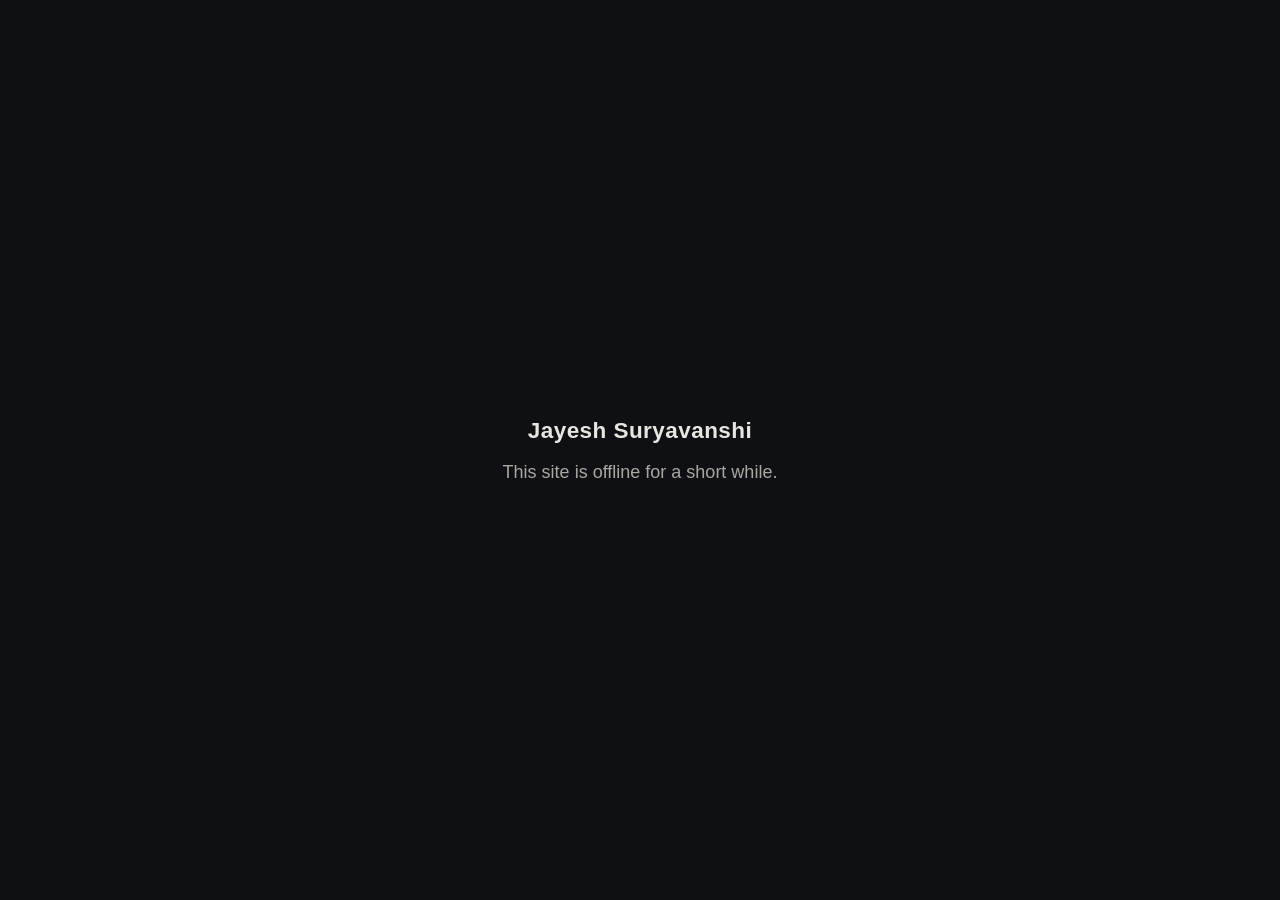
<file: index.html>
<!doctype html>
<html lang="en">
<head>
<meta charset="utf-8">
<meta name="viewport" content="width=device-width, initial-scale=1">
<title>Jayesh Suryavanshi</title>
<link rel="icon" href="data:,">
<style>
  html { background: #0f1013; color: #e8e6e1; font: 400 18px/1.6 -apple-system, BlinkMacSystemFont, "Segoe UI", Helvetica, Arial, sans-serif; }
  body { margin: 0; min-height: 100vh; display: flex; align-items: center; justify-content: center; padding: 24px; box-sizing: border-box; }
  main { max-width: 32rem; text-align: center; }
  h1 { font-size: 1.25rem; font-weight: 600; letter-spacing: .02em; margin: 0 0 .5rem; }
  p { margin: 0; color: #a9a7a1; }
</style>
</head>
<body>
<main>
  <h1>Jayesh Suryavanshi</h1>
  <p>This site is offline for a short while.</p>
</main>
</body>
</html>
</file>
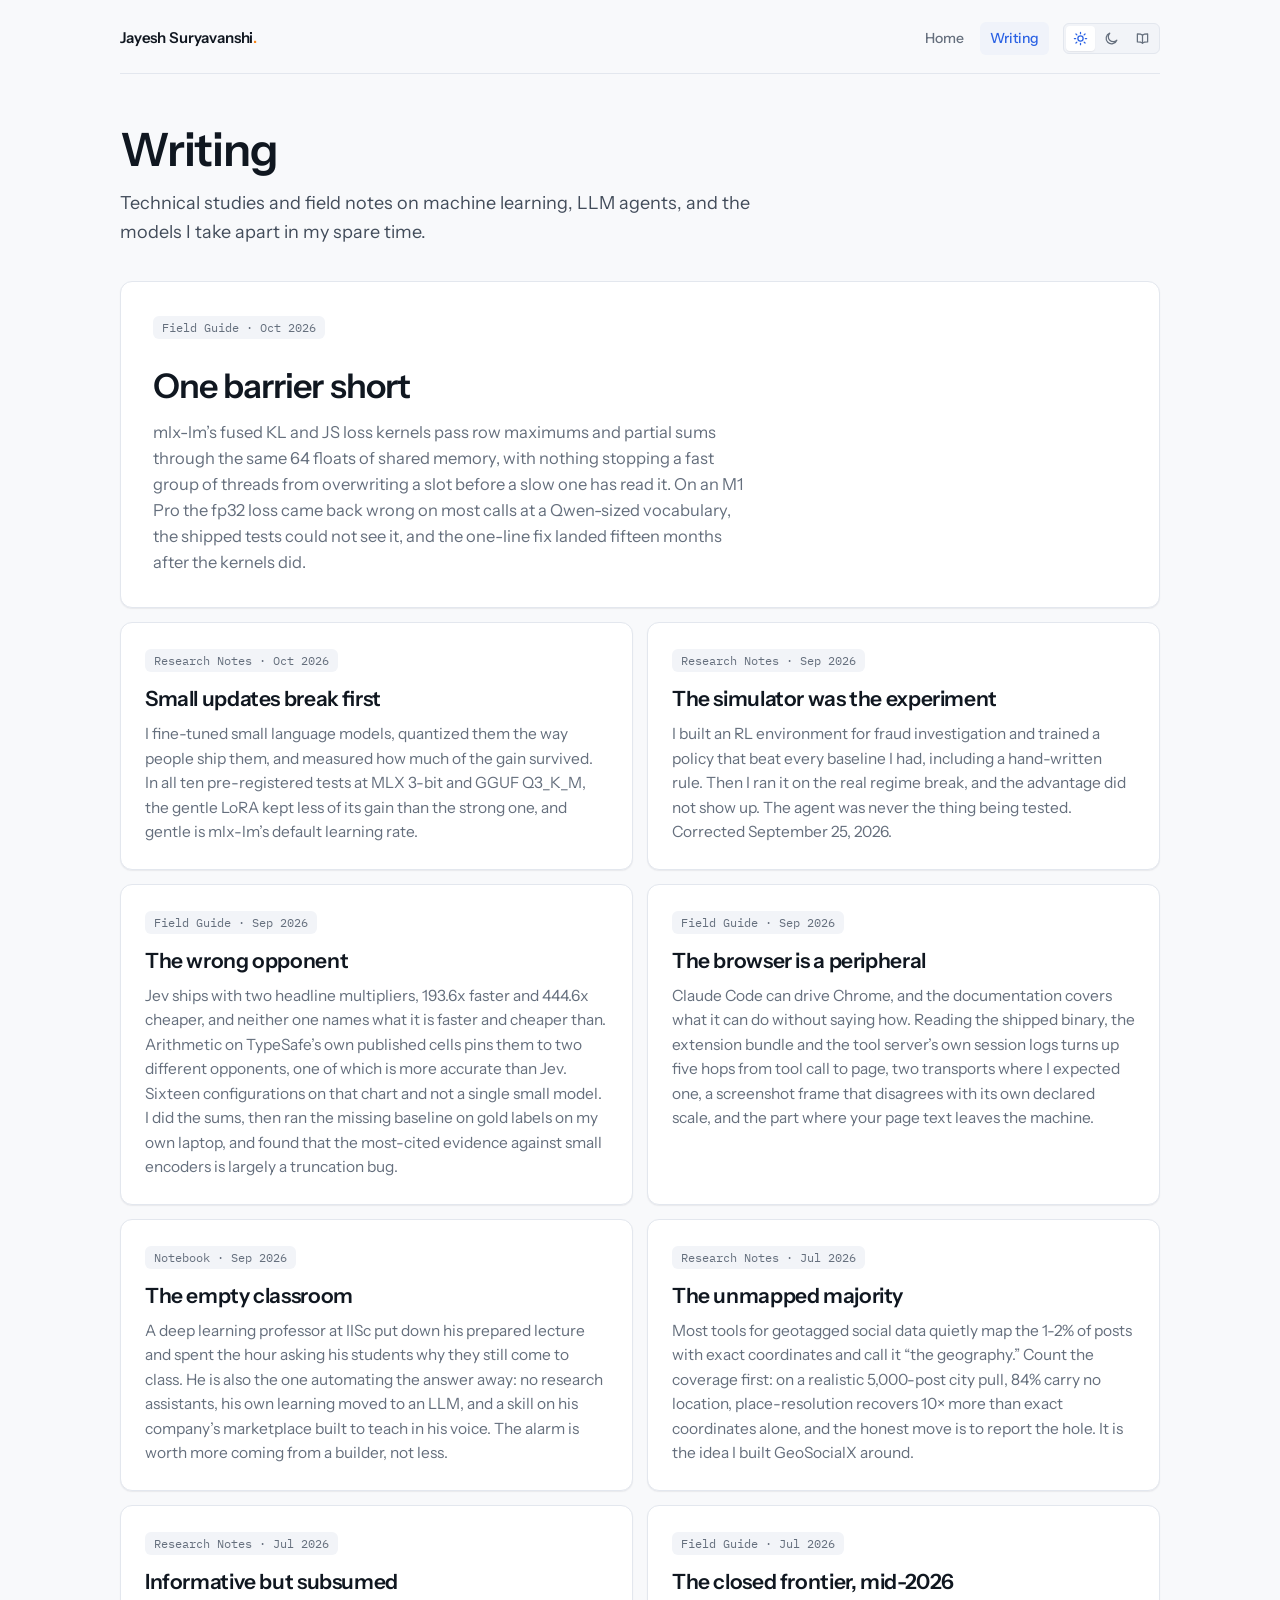
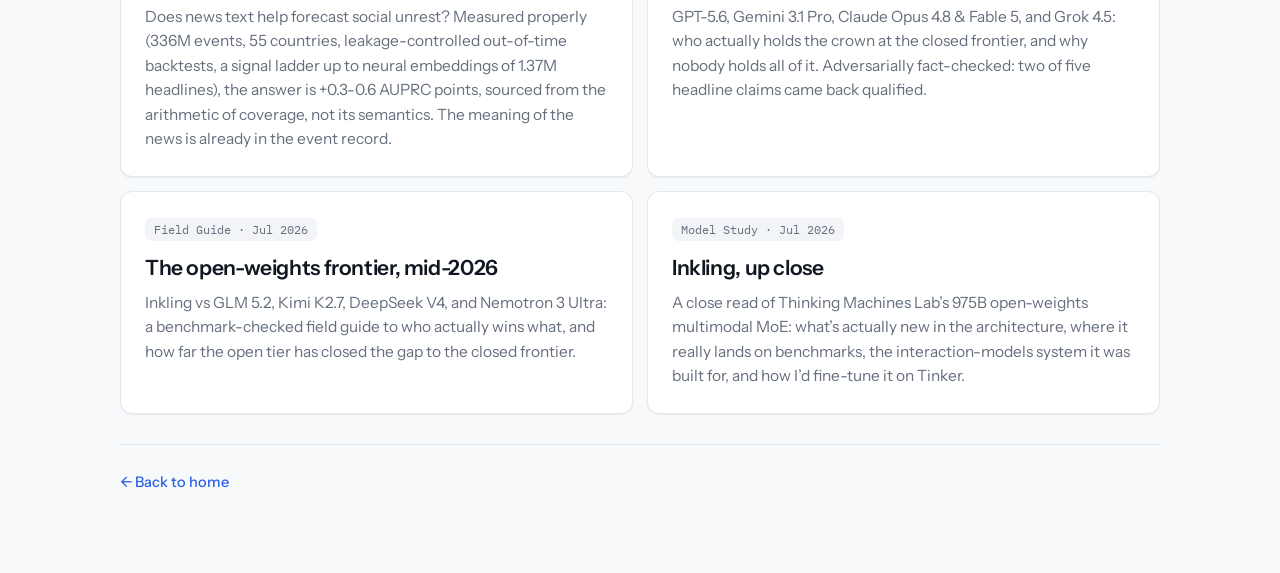
<file: blog/index.html>
<!DOCTYPE html>
<html lang="en">
<head>
  <meta charset="utf-8">
  <title>Writing · Jayesh Suryavanshi</title>
  <meta name="description" content="Notes and technical studies on machine learning, LLM agents, and GenAI systems by Jayesh Suryavanshi, ML Engineer at eBay.">
  <meta name="author" content="Jayesh Suryavanshi">
  <link rel="canonical" href="https://www.jayeshsuryavanshi.com/blog/">

  <meta property="og:type" content="website">
  <meta property="og:url" content="https://www.jayeshsuryavanshi.com/blog/">
  <meta property="og:site_name" content="Jayesh Suryavanshi">
  <meta property="og:title" content="Writing · Jayesh Suryavanshi">
  <meta property="og:description" content="Notes and technical studies on ML, LLM agents, and GenAI systems.">
  <meta property="og:image" content="https://www.jayeshsuryavanshi.com/images/og-writing.png">
  <meta property="og:image:width" content="2400">
  <meta property="og:image:height" content="1260">
  <meta property="og:image:alt" content="Writing, technical studies and field notes by Jayesh Suryavanshi">

  <meta name="twitter:card" content="summary_large_image">
  <meta name="twitter:site" content="@2jayesh3">
  <meta name="twitter:creator" content="@2jayesh3">
  <meta name="twitter:title" content="Writing &middot; Jayesh Suryavanshi">
  <meta name="twitter:description" content="Notes and technical studies on ML, LLM agents, and GenAI systems.">
  <meta name="twitter:image" content="https://www.jayeshsuryavanshi.com/images/og-writing.png">
  <meta name="twitter:image:alt" content="Writing, technical studies and field notes by Jayesh Suryavanshi">

  <meta name="viewport" content="width=device-width, initial-scale=1">
  <meta name="theme-color" content="#f8f9fb" media="(prefers-color-scheme: light)">
  <meta name="theme-color" content="#0b0e14" media="(prefers-color-scheme: dark)">
  <link rel="apple-touch-icon" sizes="180x180" href="../apple-touch-icon.png">
  <link rel="icon" type="image/png" sizes="32x32" href="../favicon-32x32.png">
  <link rel="icon" type="image/png" sizes="16x16" href="../favicon-16x16.png">
  <link rel="manifest" href="../site.webmanifest">
  <link rel="alternate" type="application/rss+xml" title="Jayesh Suryavanshi · Writing" href="https://www.jayeshsuryavanshi.com/blog/feed.xml">
  <link rel="alternate" type="application/feed+json" title="Jayesh Suryavanshi · Writing" href="https://www.jayeshsuryavanshi.com/blog/feed.json">
  <link rel="preconnect" href="https://fonts.googleapis.com">
  <link rel="preconnect" href="https://fonts.gstatic.com" crossorigin>
  <link rel="stylesheet" href="https://fonts.googleapis.com/css2?family=Instrument+Sans:ital,wght@0,400..700;1,400..600&family=IBM+Plex+Mono:wght@400;500&display=swap">
  <script type="application/ld+json">
  {
    "@context": "https://schema.org",
    "@type": "Blog",
    "name": "Writing",
    "description": "Technical studies and field notes on machine learning, LLM agents, and the models I take apart.",
    "url": "https://www.jayeshsuryavanshi.com/blog/",
    "inLanguage": "en",
    "author": { "@type": "Person", "name": "Jayesh Suryavanshi", "url": "https://www.jayeshsuryavanshi.com/" },
    "publisher": { "@type": "Person", "name": "Jayesh Suryavanshi" }
  }
  </script>
  <link rel="stylesheet" href="blog.css?v=7">
  <script>
    /* scheme boot. runs before first paint so a pinned theme never flashes the
       other one. with no pinned choice the attribute stays off and the page
       follows prefers-color-scheme, which is also the no JavaScript path.
       the js class only reveals the switcher, which is inert without script */
    (function () {
      var r = document.documentElement;
      r.className += (r.className ? ' ' : '') + 'js';
      try {
        var t = localStorage.getItem('blog-theme');
        if (t === 'light' || t === 'dark' || t === 'reading') { r.setAttribute('data-theme', t); }
      } catch (e) {}
    })();
  </script>
</head>
<body>
  <div class="wrap">

    <header class="masthead">
      <a class="brand" href="../">Jayesh Suryavanshi<span class="dot">.</span></a>
      <nav>
        <a href="../">Home</a>
        <a href="./" class="here">Writing</a>
      </nav>
      <div class="theme-switch" role="group" aria-label="Color scheme">
        <button type="button" data-theme-set="light" aria-pressed="false" title="Light scheme"><span class="sw-label">Light</span></button>
        <button type="button" data-theme-set="dark" aria-pressed="false" title="Dark scheme"><span class="sw-label">Dark</span></button>
        <button type="button" data-theme-set="reading" aria-pressed="false" title="Reading scheme, warm paper and larger type"><span class="sw-label">Reading</span></button>
      </div>
    </header>

    <main id="main">
    <section class="index-hero">
      <h1>Writing</h1>
      <p>Technical studies and field notes on machine learning, LLM agents, and the models I take apart in my spare time.</p>
    </section>

    <ul class="post-list">
      <li>
        <a class="card" href="one-barrier-short.html" aria-labelledby="t-one-barrier-short">
          <div class="p-meta">Field Guide &middot; Oct 2026</div>
          <h2 class="p-title" id="t-one-barrier-short">One barrier short</h2>
          <p class="p-dek">mlx-&#8288;lm&rsquo;s fused KL and JS loss kernels pass row maximums and partial sums through the same 64 floats of shared memory, with nothing stopping a fast group of threads from overwriting a slot before a slow one has read it. On an M1 Pro the fp32 loss came back wrong on most calls at a Qwen-sized vocabulary, the shipped tests could not see it, and the one-line fix landed fifteen months after the kernels did.</p>
        </a>
      </li>
      <li>
        <a class="card" href="small-updates-break-first.html" aria-labelledby="t-small-updates-break-first">
          <div class="p-meta">Research Notes &middot; Oct 2026</div>
          <h2 class="p-title" id="t-small-updates-break-first">Small updates break first</h2>
          <p class="p-dek">I fine-tuned small language models, quantized them the way people ship them, and measured how much of the gain survived. In all ten pre-registered tests at MLX 3-bit and GGUF Q3_K_M, the gentle LoRA kept less of its gain than the strong one, and gentle is mlx-&#8288;lm&rsquo;s default learning rate.</p>
        </a>
      </li>
      <li>
        <a class="card" href="simulator-was-the-experiment.html">
          <div class="p-meta">Research Notes &middot; Sep 2026</div>
          <h2 class="p-title">The simulator was the experiment</h2>
          <p class="p-dek">I built an RL environment for fraud investigation and trained a policy that beat every baseline I had, including a hand-written rule. Then I ran it on the real regime break, and the advantage did not show up. The agent was never the thing being tested. Corrected September 25, 2026.</p>
        </a>
      </li>
      <li>
        <a class="card" href="wrong-opponent.html" aria-labelledby="t-wrong-opponent">
          <div class="p-meta">Field Guide &middot; Sep 2026</div>
          <h2 class="p-title" id="t-wrong-opponent">The wrong opponent</h2>
          <p class="p-dek">Jev ships with two headline multipliers, 193.6x faster and 444.6x cheaper, and neither one names what it is faster and cheaper than. Arithmetic on TypeSafe&rsquo;s own published cells pins them to two different opponents, one of which is more accurate than Jev. Sixteen configurations on that chart and not a single small model. I did the sums, then ran the missing baseline on gold labels on my own laptop, and found that the most-cited evidence against small encoders is largely a truncation bug.</p>
        </a>
      </li>
      <li>
        <a class="card" href="browser-as-peripheral.html" aria-labelledby="t-browser-as-peripheral">
          <div class="p-meta">Field Guide &middot; Sep 2026</div>
          <h2 class="p-title" id="t-browser-as-peripheral">The browser is a peripheral</h2>
          <p class="p-dek">Claude Code can drive Chrome, and the documentation covers what it can do without saying how. Reading the shipped binary, the extension bundle and the tool server&rsquo;s own session logs turns up five hops from tool call to page, two transports where I expected one, a screenshot frame that disagrees with its own declared scale, and the part where your page text leaves the machine.</p>
        </a>
      </li>
      <li>
        <a class="card" href="stopped-hiring-research-assistants.html" aria-labelledby="t-stopped-hiring-research-assistants">
          <div class="p-meta">Notebook · Sep 2026</div>
          <h2 class="p-title" id="t-stopped-hiring-research-assistants">The empty classroom</h2>
          <p class="p-dek">A deep learning professor at IISc put down his prepared lecture and spent the hour asking his students why they still come to class. He is also the one automating the answer away: no research assistants, his own learning moved to an LLM, and a skill on his company&rsquo;s marketplace built to teach in his voice. The alarm is worth more coming from a builder, not less.</p>
        </a>
      </li>
      <li>
        <a class="card" href="geosocialx-coverage.html" aria-labelledby="t-geosocialx-coverage">
          <div class="p-meta">Research Notes · Jul 2026</div>
          <h2 class="p-title" id="t-geosocialx-coverage">The unmapped majority</h2>
          <p class="p-dek">Most tools for geotagged social data quietly map the 1-2% of posts with exact coordinates and call it &ldquo;the geography.&rdquo; Count the coverage first: on a realistic 5,000-post city pull, 84% carry no location, place-resolution recovers 10&times; more than exact coordinates alone, and the honest move is to report the hole. It is the idea I built GeoSocialX around.</p>
        </a>
      </li>
      <li>
        <a class="card" href="subsumed-signal.html" aria-labelledby="t-subsumed-signal">
          <div class="p-meta">Research Notes · Jul 2026</div>
          <h2 class="p-title" id="t-subsumed-signal">Informative but subsumed</h2>
          <p class="p-dek">Does news text help forecast social unrest? Measured properly (336M events, 55 countries, leakage-controlled out-of-time backtests, a signal ladder up to neural embeddings of 1.37M headlines), the answer is +0.3-0.6 AUPRC points, sourced from the arithmetic of coverage, not its semantics. The meaning of the news is already in the event record.</p>
        </a>
      </li>
      <li>
        <a class="card" href="closed-frontier.html" aria-labelledby="t-closed-frontier">
          <div class="p-meta">Field Guide · Jul 2026</div>
          <h2 class="p-title" id="t-closed-frontier">The closed frontier, mid-&#8288;2026</h2>
          <p class="p-dek">GPT-5.6, Gemini 3.1 Pro, Claude Opus 4.8 &amp; Fable 5, and Grok 4.5: who actually holds the crown at the closed frontier, and why nobody holds all of it. Adversarially fact-checked: two of five headline claims came back qualified.</p>
        </a>
      </li>
      <li>
        <a class="card" href="open-weights-frontier.html" aria-labelledby="t-open-weights-frontier">
          <div class="p-meta">Field Guide · Jul 2026</div>
          <h2 class="p-title" id="t-open-weights-frontier">The open-weights frontier, mid-&#8288;2026</h2>
          <p class="p-dek">Inkling vs GLM 5.2, Kimi K2.7, DeepSeek V4, and Nemotron 3 Ultra: a benchmark-checked field guide to who actually wins what, and how far the open tier has closed the gap to the closed frontier.</p>
        </a>
      </li>
      <li>
        <a class="card" href="inkling.html" aria-labelledby="t-inkling">
          <div class="p-meta">Model Study · Jul 2026</div>
          <h2 class="p-title" id="t-inkling">Inkling, up close</h2>
          <p class="p-dek">A close read of Thinking Machines Lab&rsquo;s 975B open-weights multimodal MoE: what&rsquo;s actually new in the architecture, where it really lands on benchmarks, the interaction-models system it was built for, and how I&rsquo;d fine-tune it on Tinker.</p>
        </a>
      </li>
    </ul>
    </main>

    <footer class="post-foot">
      <a class="back" href="../">← Back to home</a>
    </footer>

  </div>
  <script>
    /* the scheme switcher. the pinned choice lives in localStorage, and every
       access is guarded because storage throws in private mode and when site
       data is blocked. with nothing pinned the buttons show whichever scheme
       the operating system is asking for, and follow it if it changes */
    (function () {
      var KEY = 'blog-theme';
      var OK = { light: 1, dark: 1, reading: 1 };
      var root = document.documentElement;
      var group = document.querySelector('.theme-switch');
      if (!group) { return; }
      var buttons = group.querySelectorAll('button[data-theme-set]');
      var mq = window.matchMedia ? window.matchMedia('(prefers-color-scheme: dark)') : null;

      /* the attribute on <html> is the source of truth, not storage: the boot
         script has already copied any pinned choice onto it, and when storage
         is unavailable the buttons still agree with what the page is showing */
      function pinned() { var t = root.getAttribute('data-theme'); return OK[t] ? t : null; }
      function mark() {
        var active = pinned() || ((mq && mq.matches) ? 'dark' : 'light');
        for (var i = 0; i < buttons.length; i++) {
          buttons[i].setAttribute('aria-pressed',
            buttons[i].getAttribute('data-theme-set') === active ? 'true' : 'false');
        }
      }
      function pick(name) {
        if (!OK[name]) { return; }
        root.setAttribute('data-theme', name);
        try { localStorage.setItem(KEY, name); } catch (e) {}
        mark();
      }
      for (var i = 0; i < buttons.length; i++) {
        buttons[i].addEventListener('click', function () {
          pick(this.getAttribute('data-theme-set'));
        });
      }
      mark();
      if (mq) {
        var follow = function () { if (!pinned()) { mark(); } };
        if (mq.addEventListener) { mq.addEventListener('change', follow); }
        else if (mq.addListener) { mq.addListener(follow); }
      }
    })();
  </script>
</body>

</html>
</file>
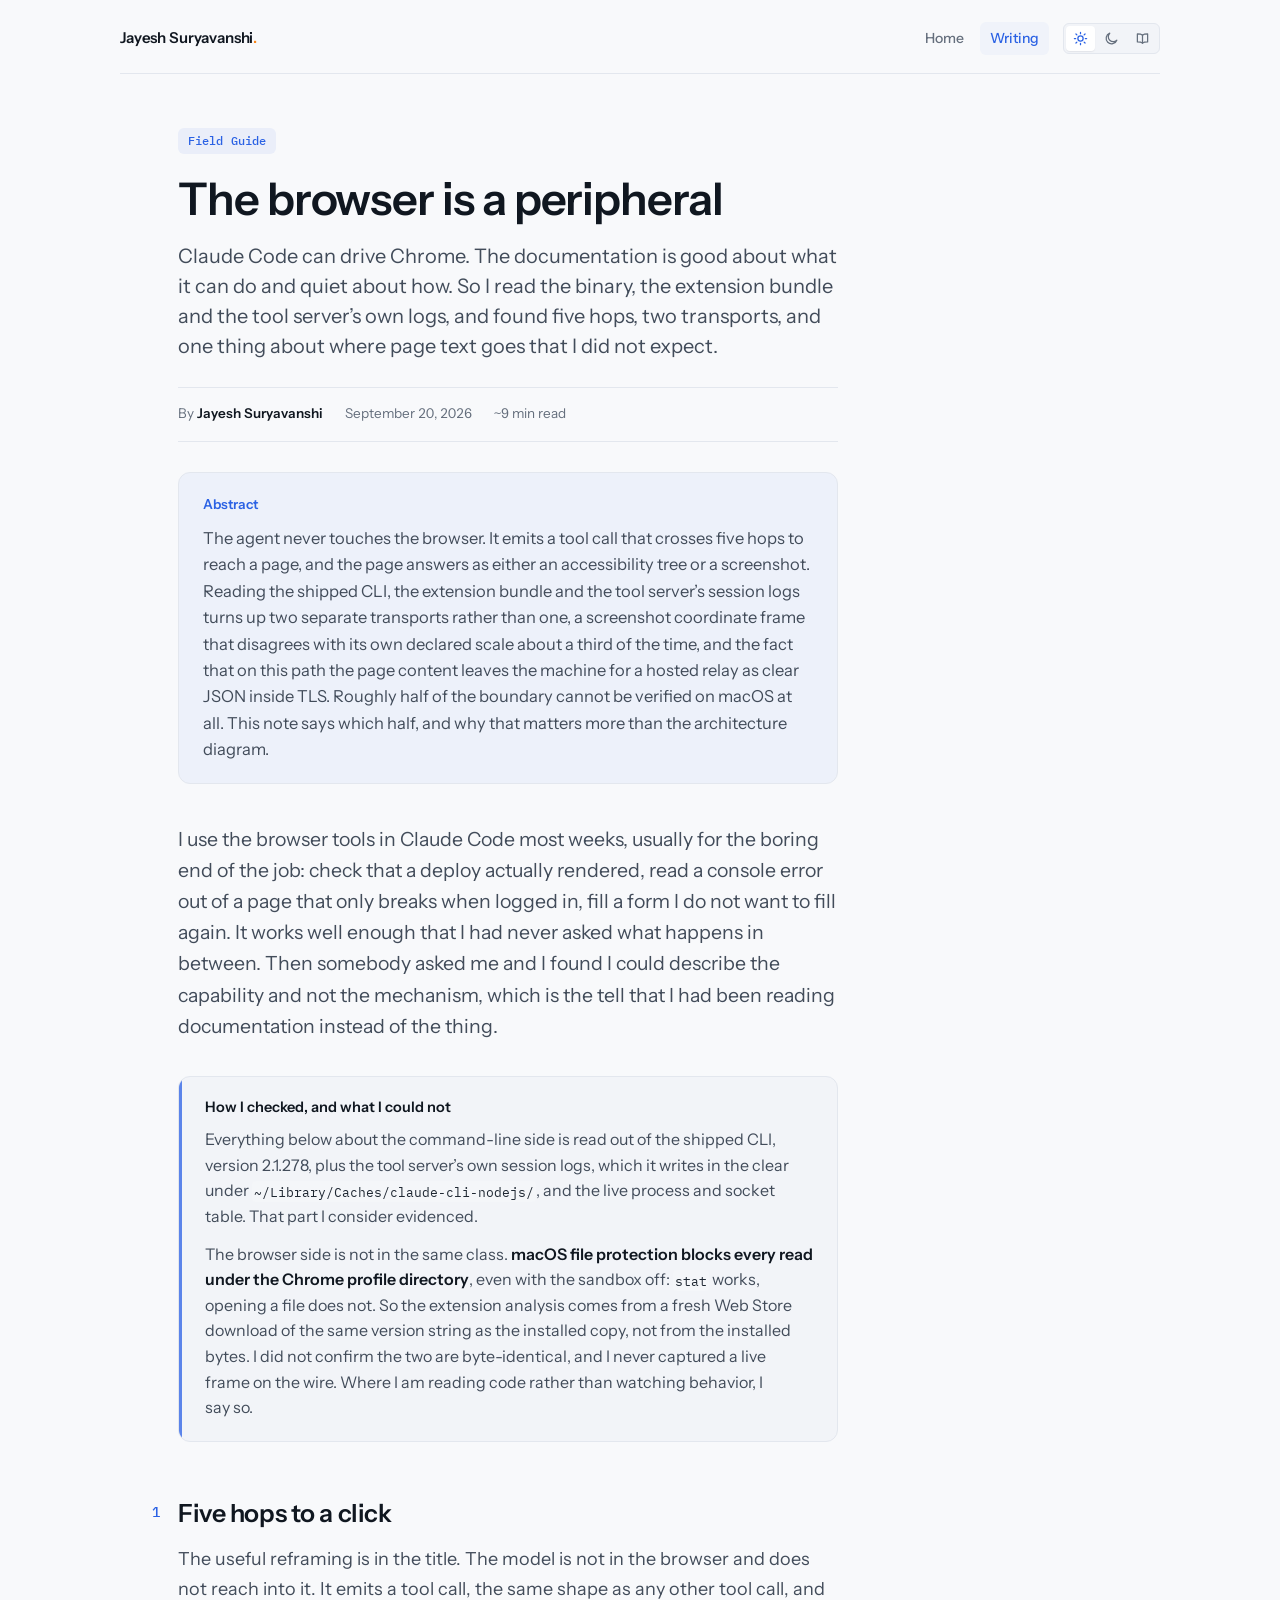
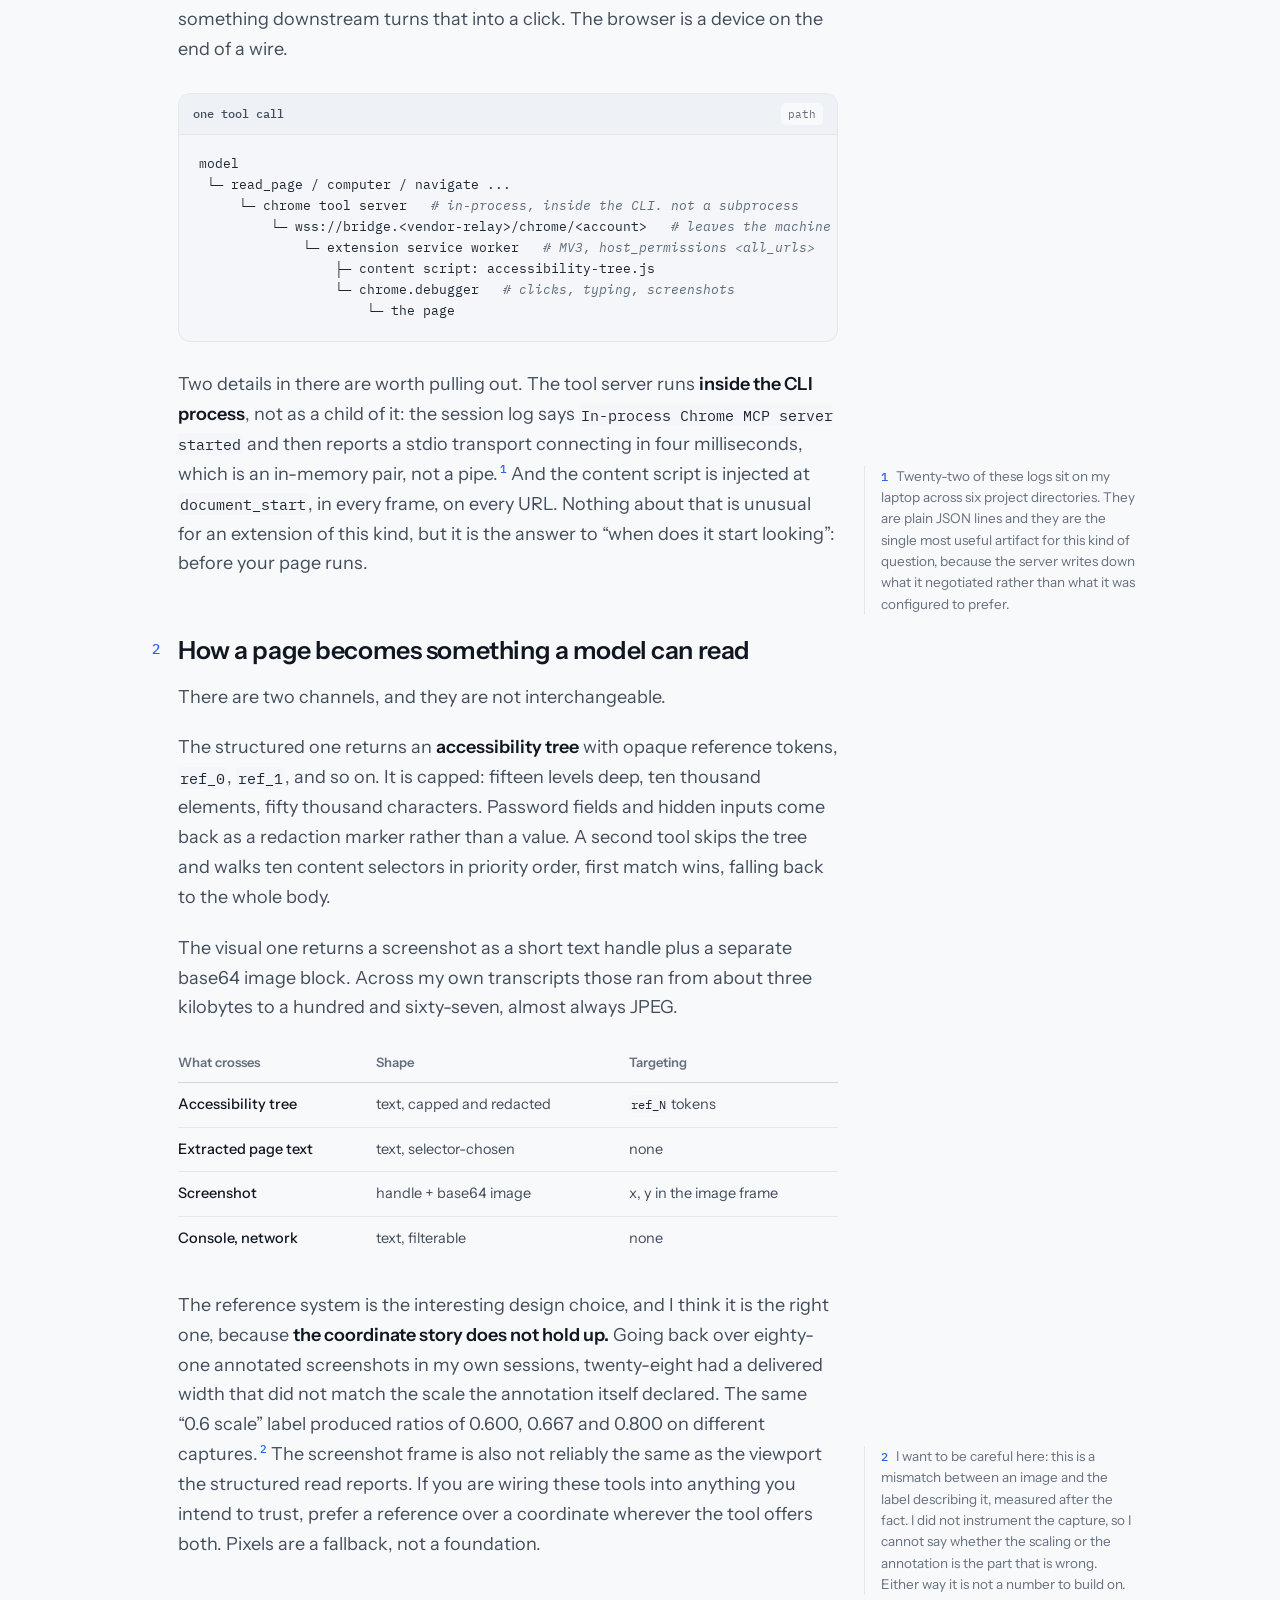
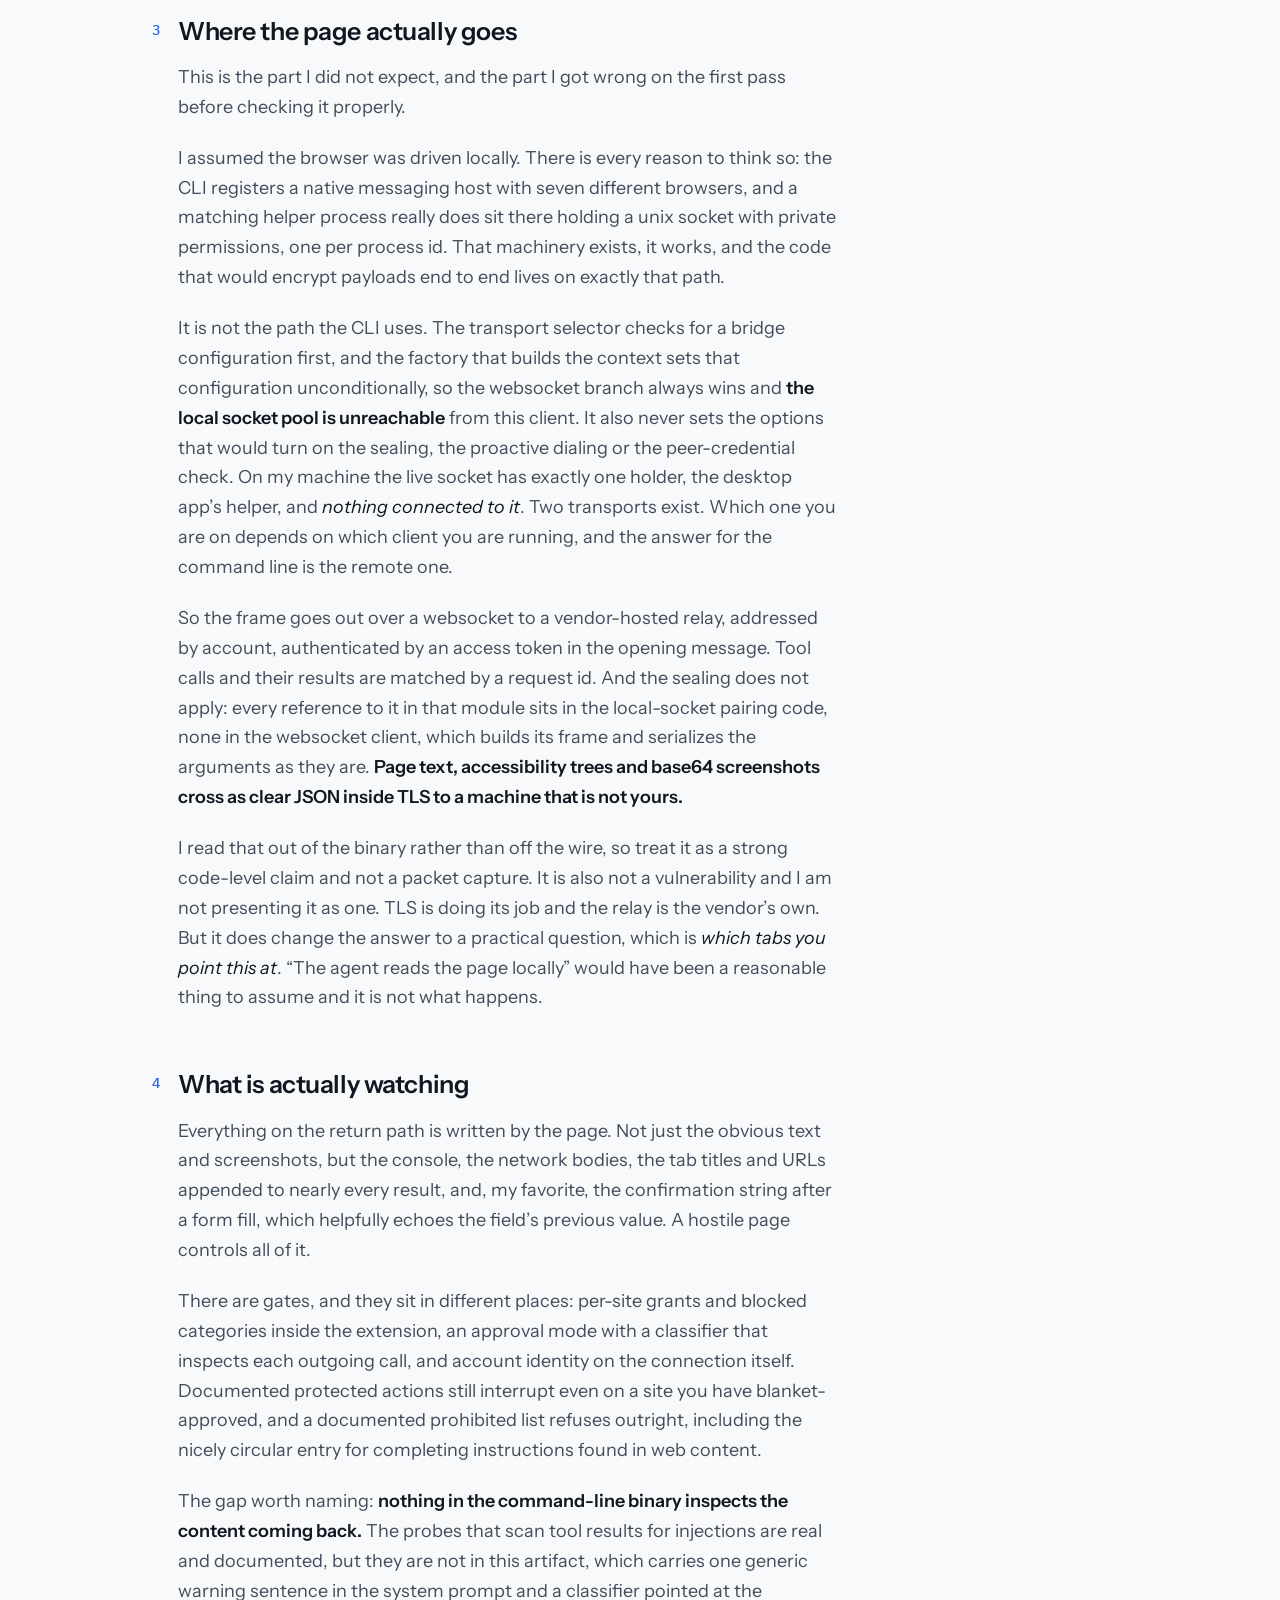
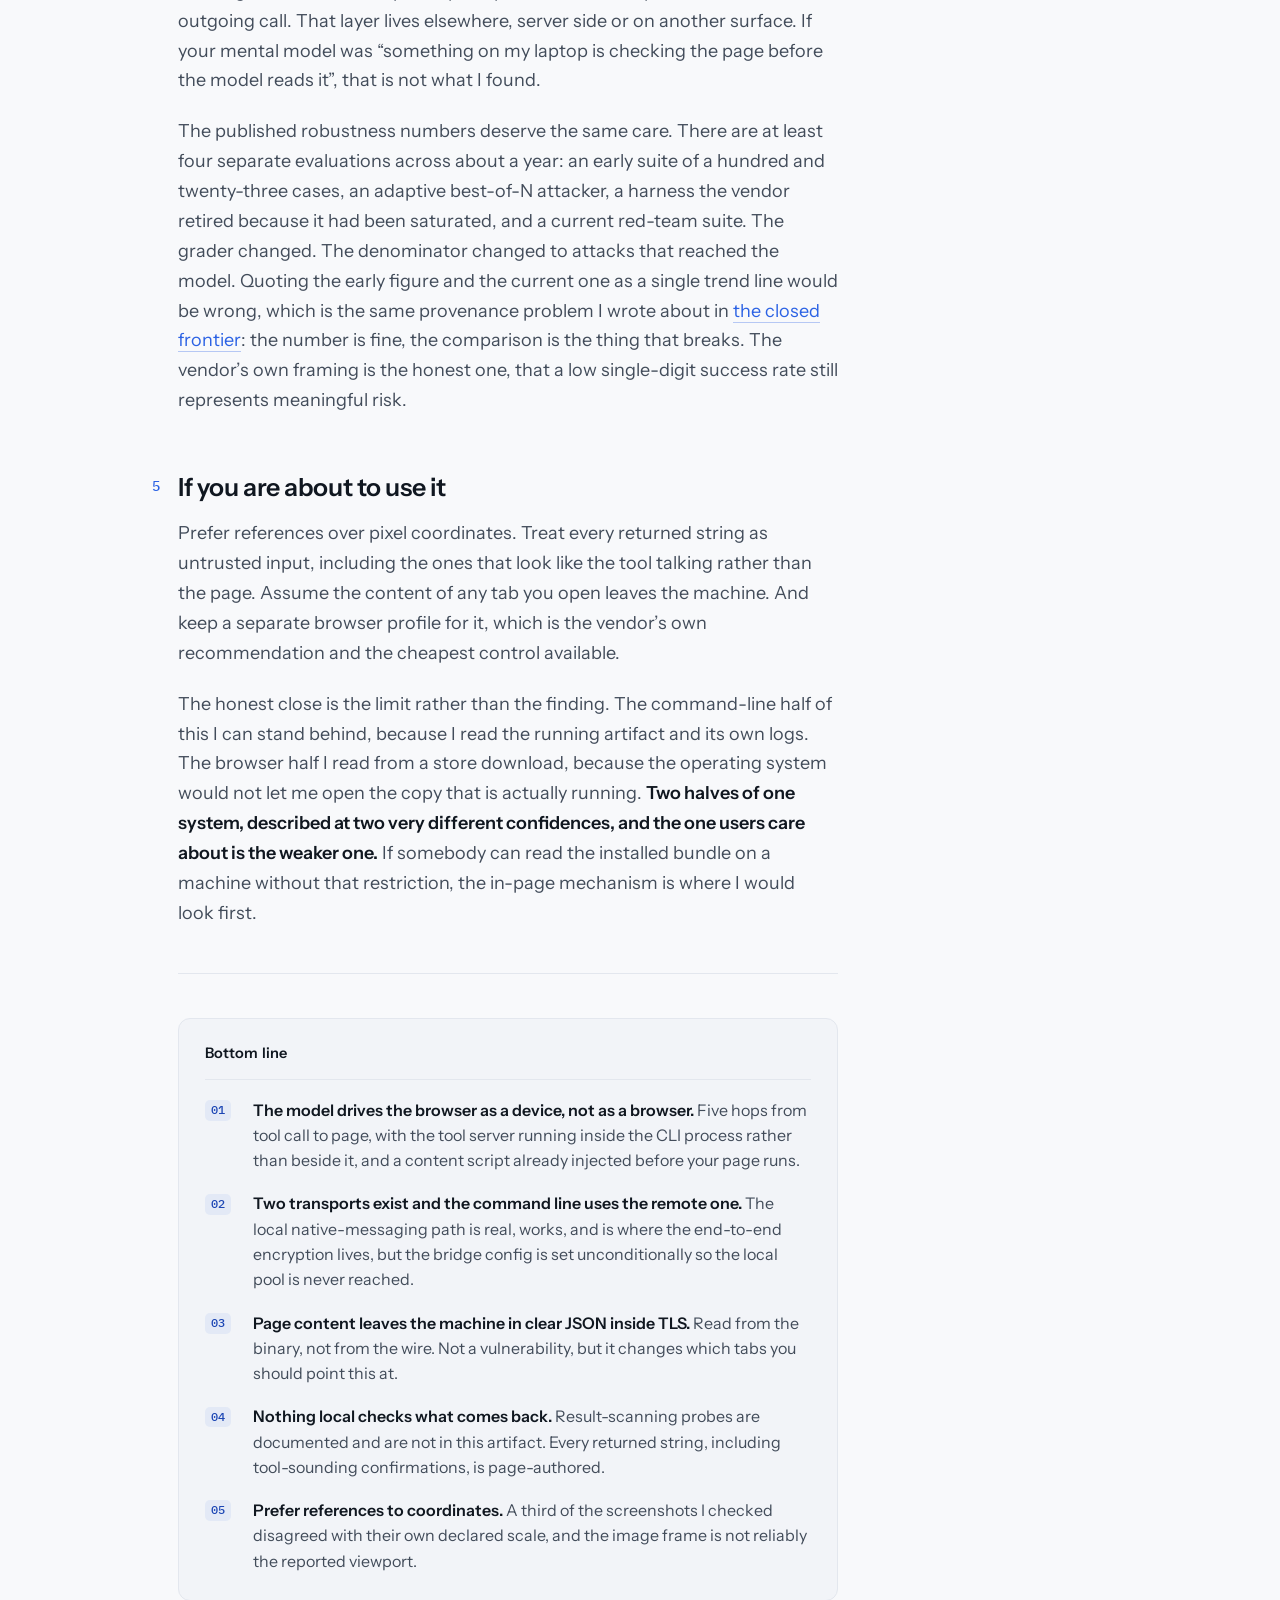
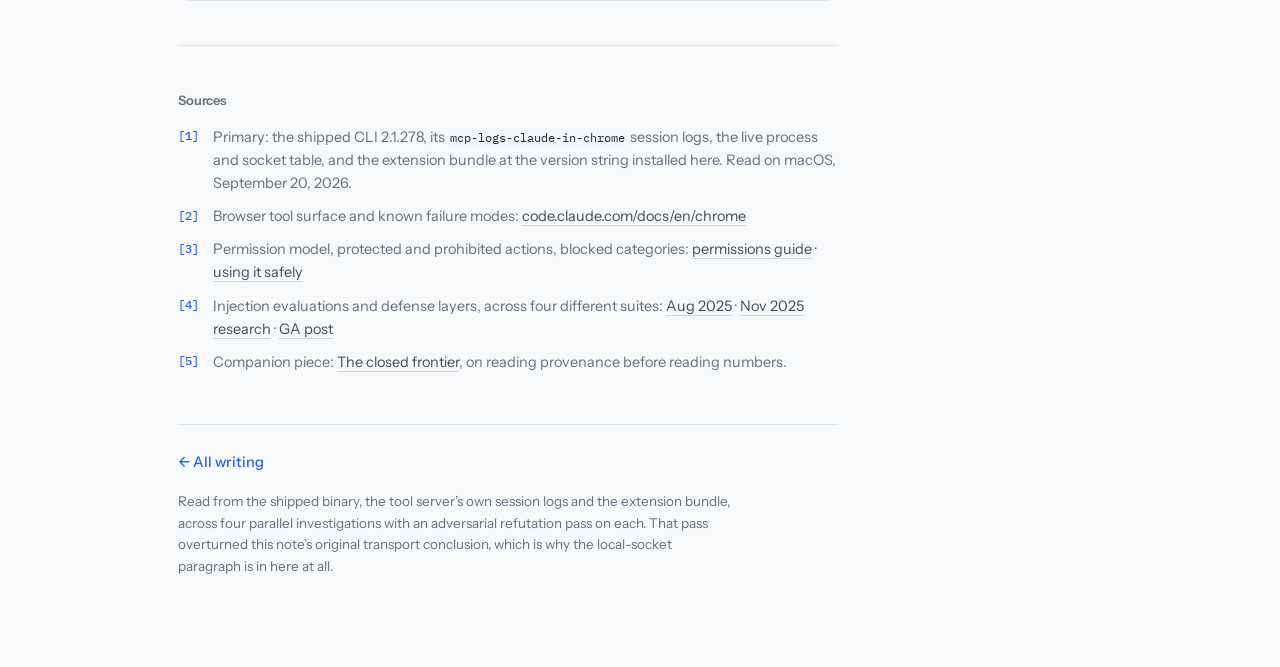
<file: blog/browser-as-peripheral.html>
<!DOCTYPE html>
<html lang="en">
<head>
  <meta charset="utf-8">
  <title>The browser is a peripheral · Jayesh Suryavanshi</title>
  <meta name="description" content="Claude Code can drive Chrome. The documentation covers what it can do and stays quiet on how. Reading the shipped binary, the extension bundle and the MCP server's own session logs turns up five hops, two transports, a coordinate frame that disagrees with its own declared scale, and one surprise about where your page text goes.">
  <meta name="author" content="Jayesh Suryavanshi">
  <link rel="canonical" href="https://www.jayeshsuryavanshi.com/blog/browser-as-peripheral.html">

  <meta property="og:type" content="article">
  <meta property="og:url" content="https://www.jayeshsuryavanshi.com/blog/browser-as-peripheral.html">
  <meta property="og:site_name" content="Jayesh Suryavanshi">
  <meta property="og:title" content="The browser is a peripheral">
  <meta property="og:description" content="How an agent actually reads and clicks a web page: five hops, two transports, accessibility trees instead of pixels, and the part where the page leaves your machine.">
  <meta property="og:image" content="https://www.jayeshsuryavanshi.com/images/og-browser-peripheral.png">
  <meta property="og:image:width" content="2400">
  <meta property="og:image:height" content="1260">
  <meta property="og:image:alt" content="The browser is a peripheral, a field guide by Jayesh Suryavanshi">
  <meta property="article:published_time" content="2026-09-20">

  <meta name="twitter:card" content="summary_large_image">
  <meta name="twitter:site" content="@2jayesh3">
  <meta name="twitter:creator" content="@2jayesh3">
  <meta name="twitter:title" content="The browser is a peripheral">
  <meta name="twitter:description" content="How an agent actually reads and clicks a web page: five hops, two transports, and the part where the page leaves your machine.">
  <meta name="twitter:image" content="https://www.jayeshsuryavanshi.com/images/og-browser-peripheral.png">
  <meta name="twitter:image:alt" content="The browser is a peripheral, a field guide by Jayesh Suryavanshi">

  <meta name="viewport" content="width=device-width, initial-scale=1">
  <meta name="theme-color" content="#f8f9fb" media="(prefers-color-scheme: light)">
  <meta name="theme-color" content="#0b0e14" media="(prefers-color-scheme: dark)">
  <link rel="apple-touch-icon" sizes="180x180" href="../apple-touch-icon.png">
  <link rel="icon" type="image/png" sizes="32x32" href="../favicon-32x32.png">
  <link rel="icon" type="image/png" sizes="16x16" href="../favicon-16x16.png">
  <link rel="manifest" href="../site.webmanifest">
  <link rel="alternate" type="application/rss+xml" title="Jayesh Suryavanshi · Writing" href="https://www.jayeshsuryavanshi.com/blog/feed.xml">
  <link rel="alternate" type="application/feed+json" title="Jayesh Suryavanshi · Writing" href="https://www.jayeshsuryavanshi.com/blog/feed.json">
  <script type="application/ld+json">
  {
    "@context": "https://schema.org",
    "@type": "BlogPosting",
    "headline": "The browser is a peripheral",
    "description": "How an agent actually reads and clicks a web page, read out of the shipped binary and extension bundle rather than the documentation.",
    "image": "https://www.jayeshsuryavanshi.com/images/og-browser-peripheral.png",
    "datePublished": "2026-09-20",
    "dateModified": "2026-09-20",
    "author": { "@type": "Person", "name": "Jayesh Suryavanshi", "url": "https://www.jayeshsuryavanshi.com/" },
    "publisher": { "@type": "Person", "name": "Jayesh Suryavanshi" },
    "mainEntityOfPage": "https://www.jayeshsuryavanshi.com/blog/browser-as-peripheral.html",
    "url": "https://www.jayeshsuryavanshi.com/blog/browser-as-peripheral.html"
  }
  </script>
  <link rel="preconnect" href="https://fonts.googleapis.com">
  <link rel="preconnect" href="https://fonts.gstatic.com" crossorigin>
  <link rel="stylesheet" href="https://fonts.googleapis.com/css2?family=Instrument+Sans:ital,wght@0,400..700;1,400..600&family=IBM+Plex+Mono:wght@400;500&display=swap">
  <link rel="stylesheet" href="blog.css?v=7">
  <script>
    /* scheme boot. runs before first paint so a pinned theme never flashes the
       other one. with no pinned choice the attribute stays off and the page
       follows prefers-color-scheme, which is also the no JavaScript path.
       the js class only reveals the switcher, which is inert without script */
    (function () {
      var r = document.documentElement;
      r.className += (r.className ? ' ' : '') + 'js';
      try {
        var t = localStorage.getItem('blog-theme');
        if (t === 'light' || t === 'dark' || t === 'reading') { r.setAttribute('data-theme', t); }
      } catch (e) {}
    })();
  </script>
</head>
<body>
  <div id="progress"></div>

  <div class="wrap">

    <header class="masthead">
      <a class="brand" href="../">Jayesh Suryavanshi<span class="dot">.</span></a>
      <nav>
        <a href="../">Home</a>
        <a href="./" class="here">Writing</a>
      </nav>
      <div class="theme-switch" role="group" aria-label="Color scheme">
        <button type="button" data-theme-set="light" aria-pressed="false" title="Light scheme"><span class="sw-label">Light</span></button>
        <button type="button" data-theme-set="dark" aria-pressed="false" title="Dark scheme"><span class="sw-label">Dark</span></button>
        <button type="button" data-theme-set="reading" aria-pressed="false" title="Reading scheme, warm paper and larger type"><span class="sw-label">Reading</span></button>
      </div>
    </header>

    <main id="main">
    <article>
      <p class="kicker">Field Guide</p>
      <h1 class="title">The browser is a peripheral</h1>
      <p class="dek">Claude Code can drive Chrome. The documentation is good about what it can do and quiet about how. So I read the binary, the extension bundle and the tool server&rsquo;s own logs, and found five hops, two transports, and one thing about where page text goes that I did not expect.</p>
      <div class="byline">
        <span>By <strong>Jayesh Suryavanshi</strong></span>
        <span class="sep">&middot;</span>
        <span>September&nbsp;20,&nbsp;2026</span>
        <span class="sep">&middot;</span>
        <span>~9&nbsp;min read</span>
      </div>

      <section class="abstract" aria-label="Abstract">
        <h2>Abstract</h2>
        <p>The agent never touches the browser. It emits a tool call that crosses five hops to reach a page, and the page answers as either an accessibility tree or a screenshot. Reading the shipped CLI, the extension bundle and the tool server&rsquo;s session logs turns up two separate transports rather than one, a screenshot coordinate frame that disagrees with its own declared scale about a third of the time, and the fact that on this path the page content leaves the machine for a hosted relay as clear JSON inside TLS. Roughly half of the boundary cannot be verified on macOS at all. This note says which half, and why that matters more than the architecture diagram.</p>
      </section>

      <div class="prose">

        <p class="lead">I use the browser tools in Claude Code most weeks, usually for the boring end of the job: check that a deploy actually rendered, read a console error out of a page that only breaks when logged in, fill a form I do not want to fill again. It works well enough that I had never asked what happens in between. Then somebody asked me and I found I could describe the capability and not the mechanism, which is the tell that I had been reading documentation instead of the thing.</p>

        <div class="callout">
          <div class="label">How I checked, and what I could not</div>
          <p>Everything below about the command-line side is read out of the shipped CLI, version 2.1.278, plus the tool server&rsquo;s own session logs, which it writes in the clear under <code>~/Library/Caches/claude-cli-nodejs/</code>, and the live process and socket table. That part I consider evidenced.</p>
          <p>The browser side is not in the same class. <strong>macOS file protection blocks every read under the Chrome profile directory</strong>, even with the sandbox off: <code>stat</code> works, opening a file does not. So the extension analysis comes from a fresh Web Store download of the same version string as the installed copy, not from the installed bytes. I did not confirm the two are byte-identical, and I never captured a live frame on the wire. Where I am reading code rather than watching behavior, I say so.</p>
        </div>

        <h2>Five hops to a click</h2>

        <p>The useful reframing is in the title. The model is not in the browser and does not reach into it. It emits a tool call, the same shape as any other tool call, and something downstream turns that into a click. The browser is a device on the end of a wire.</p>

        <div class="code">
          <div class="code-bar"><span class="dots" aria-hidden="true"><i></i><i></i><i></i></span><span class="file">one tool call</span><span class="lang">path</span></div>
          <pre tabindex="0" role="region" aria-label="Code: one tool call"><code>model
 └─ read_page / computer / navigate ...
     └─ chrome tool server   <span class="c"># in-process, inside the CLI. not a subprocess</span>
         └─ wss://bridge.&lt;vendor-relay&gt;/chrome/&lt;account&gt;   <span class="c"># leaves the machine</span>
             └─ extension service worker   <span class="c"># MV3, host_permissions &lt;all_urls&gt;</span>
                 ├─ content script: accessibility-tree.js
                 └─ chrome.debugger   <span class="c"># clicks, typing, screenshots</span>
                     └─ the page</code></pre>
        </div>

        <p>Two details in there are worth pulling out. The tool server runs <strong>inside the CLI process</strong>, not as a child of it: the session log says <code>In-process Chrome MCP server started</code> and then reports a stdio transport connecting in four milliseconds, which is an in-memory pair, not a pipe.<span class="sn-ref">1</span> And the content script is injected at <code>document_start</code>, in every frame, on every URL. Nothing about that is unusual for an extension of this kind, but it is the answer to &ldquo;when does it start looking&rdquo;: before your page runs.</p>

        <aside class="sidenote"><span class="sn-num">1</span>Twenty-two of these logs sit on my laptop across six project directories. They are plain JSON lines and they are the single most useful artifact for this kind of question, because the server writes down what it negotiated rather than what it was configured to prefer.</aside>

        <h2>How a page becomes something a model can read</h2>

        <p>There are two channels, and they are not interchangeable.</p>

        <p>The structured one returns an <strong>accessibility tree</strong> with opaque reference tokens, <code>ref_0</code>, <code>ref_1</code>, and so on. It is capped: fifteen levels deep, ten thousand elements, fifty thousand characters. Password fields and hidden inputs come back as a redaction marker rather than a value. A second tool skips the tree and walks ten content selectors in priority order, first match wins, falling back to the whole body.</p>

        <p>The visual one returns a screenshot as a short text handle plus a separate base64 image block. Across my own transcripts those ran from about three kilobytes to a hundred and sixty-seven, almost always JPEG.</p>

        <div class="table-scroll">
        <table>
          <thead>
            <tr><th>What crosses</th><th>Shape</th><th>Targeting</th></tr>
          </thead>
          <tbody>
            <tr><td>Accessibility tree</td><td>text, capped and redacted</td><td><code>ref_N</code> tokens</td></tr>
            <tr><td>Extracted page text</td><td>text, selector-chosen</td><td>none</td></tr>
            <tr><td>Screenshot</td><td>handle + base64 image</td><td>x, y in the image frame</td></tr>
            <tr><td>Console, network</td><td>text, filterable</td><td>none</td></tr>
          </tbody>
        </table>
        </div>

        <p>The reference system is the interesting design choice, and I think it is the right one, because <strong>the coordinate story does not hold up.</strong> Going back over eighty-one annotated screenshots in my own sessions, twenty-eight had a delivered width that did not match the scale the annotation itself declared. The same &ldquo;0.6 scale&rdquo; label produced ratios of 0.600, 0.667 and 0.800 on different captures.<span class="sn-ref">2</span> The screenshot frame is also not reliably the same as the viewport the structured read reports. If you are wiring these tools into anything you intend to trust, prefer a reference over a coordinate wherever the tool offers both. Pixels are a fallback, not a foundation.</p>

        <aside class="sidenote"><span class="sn-num">2</span>I want to be careful here: this is a mismatch between an image and the label describing it, measured after the fact. I did not instrument the capture, so I cannot say whether the scaling or the annotation is the part that is wrong. Either way it is not a number to build on.</aside>

        <h2>Where the page actually goes</h2>

        <p>This is the part I did not expect, and the part I got wrong on the first pass before checking it properly.</p>

        <p>I assumed the browser was driven locally. There is every reason to think so: the CLI registers a native messaging host with seven different browsers, and a matching helper process really does sit there holding a unix socket with private permissions, one per process id. That machinery exists, it works, and the code that would encrypt payloads end to end lives on exactly that path.</p>

        <p>It is not the path the CLI uses. The transport selector checks for a bridge configuration first, and the factory that builds the context sets that configuration unconditionally, so the websocket branch always wins and <strong>the local socket pool is unreachable</strong> from this client. It also never sets the options that would turn on the sealing, the proactive dialing or the peer-credential check. On my machine the live socket has exactly one holder, the desktop app&rsquo;s helper, and <em>nothing connected to it</em>. Two transports exist. Which one you are on depends on which client you are running, and the answer for the command line is the remote one.</p>

        <p>So the frame goes out over a websocket to a vendor-hosted relay, addressed by account, authenticated by an access token in the opening message. Tool calls and their results are matched by a request id. And the sealing does not apply: every reference to it in that module sits in the local-socket pairing code, none in the websocket client, which builds its frame and serializes the arguments as they are. <strong>Page text, accessibility trees and base64 screenshots cross as clear JSON inside TLS to a machine that is not yours.</strong></p>

        <p>I read that out of the binary rather than off the wire, so treat it as a strong code-level claim and not a packet capture. It is also not a vulnerability and I am not presenting it as one. TLS is doing its job and the relay is the vendor&rsquo;s own. But it does change the answer to a practical question, which is <em>which tabs you point this at</em>. &ldquo;The agent reads the page locally&rdquo; would have been a reasonable thing to assume and it is not what happens.</p>

        <h2>What is actually watching</h2>

        <p>Everything on the return path is written by the page. Not just the obvious text and screenshots, but the console, the network bodies, the tab titles and URLs appended to nearly every result, and, my favorite, the confirmation string after a form fill, which helpfully echoes the field&rsquo;s previous value. A hostile page controls all of it.</p>

        <p>There are gates, and they sit in different places: per-site grants and blocked categories inside the extension, an approval mode with a classifier that inspects each outgoing call, and account identity on the connection itself. Documented protected actions still interrupt even on a site you have blanket-approved, and a documented prohibited list refuses outright, including the nicely circular entry for completing instructions found in web content.</p>

        <p>The gap worth naming: <strong>nothing in the command-line binary inspects the content coming back.</strong> The probes that scan tool results for injections are real and documented, but they are not in this artifact, which carries one generic warning sentence in the system prompt and a classifier pointed at the outgoing call. That layer lives elsewhere, server side or on another surface. If your mental model was &ldquo;something on my laptop is checking the page before the model reads it&rdquo;, that is not what I found.</p>

        <p>The published robustness numbers deserve the same care. There are at least four separate evaluations across about a year: an early suite of a hundred and twenty-three cases, an adaptive best-of-N attacker, a harness the vendor retired because it had been saturated, and a current red-team suite. The grader changed. The denominator changed to attacks that reached the model. Quoting the early figure and the current one as a single trend line would be wrong, which is the same provenance problem I wrote about in <a href="closed-frontier.html">the closed frontier</a>: the number is fine, the comparison is the thing that breaks. The vendor&rsquo;s own framing is the honest one, that a low single-digit success rate still represents meaningful risk.</p>

        <h2>If you are about to use it</h2>

        <p>Prefer references over pixel coordinates. Treat every returned string as untrusted input, including the ones that look like the tool talking rather than the page. Assume the content of any tab you open leaves the machine. And keep a separate browser profile for it, which is the vendor&rsquo;s own recommendation and the cheapest control available.</p>

        <p>The honest close is the limit rather than the finding. The command-line half of this I can stand behind, because I read the running artifact and its own logs. The browser half I read from a store download, because the operating system would not let me open the copy that is actually running. <strong>Two halves of one system, described at two very different confidences, and the one users care about is the weaker one.</strong> If somebody can read the installed bundle on a machine without that restriction, the in-page mechanism is where I would look first.</p>

        <div class="rule"></div>

        <div class="takeaways">
          <h2>Bottom line</h2>
          <ul>
            <li><strong>The model drives the browser as a device, not as a browser.</strong> Five hops from tool call to page, with the tool server running inside the CLI process rather than beside it, and a content script already injected before your page runs.</li>
            <li><strong>Two transports exist and the command line uses the remote one.</strong> The local native-messaging path is real, works, and is where the end-to-end encryption lives, but the bridge config is set unconditionally so the local pool is never reached.</li>
            <li><strong>Page content leaves the machine in clear JSON inside TLS.</strong> Read from the binary, not from the wire. Not a vulnerability, but it changes which tabs you should point this at.</li>
            <li><strong>Nothing local checks what comes back.</strong> Result-scanning probes are documented and are not in this artifact. Every returned string, including tool-sounding confirmations, is page-authored.</li>
            <li><strong>Prefer references to coordinates.</strong> A third of the screenshots I checked disagreed with their own declared scale, and the image frame is not reliably the reported viewport.</li>
          </ul>
        </div>

        <div class="rule"></div>

        <div class="sources">
          <h3>Sources</h3>
          <ul>
            <li>Primary: the shipped CLI 2.1.278, its <code>mcp-logs-claude-in-chrome</code> session logs, the live process and socket table, and the extension bundle at the version string installed here. Read on macOS, September&nbsp;20, 2026.</li>
            <li>Browser tool surface and known failure modes: <a href="https://code.claude.com/docs/en/chrome">code.claude.com/docs/en/chrome</a></li>
            <li>Permission model, protected and prohibited actions, blocked categories: <a href="https://support.claude.com/en/articles/12902446-claude-in-chrome-permissions-guide">permissions guide</a> &middot; <a href="https://support.claude.com/en/articles/12902428-use-claude-in-chrome-safely">using it safely</a></li>
            <li>Injection evaluations and defense layers, across four different suites: <a href="https://claude.com/blog/claude-for-chrome">Aug 2025</a> &middot; <a href="https://www.anthropic.com/research/prompt-injection-defenses">Nov 2025 research</a> &middot; <a href="https://claude.com/blog/claude-in-chrome-generally-available">GA post</a></li>
            <li>Companion piece: <a href="closed-frontier.html">The closed frontier</a>, on reading provenance before reading numbers.</li>
          </ul>
        </div>

      </div>
    </article>
    </main>

    <footer class="post-foot">
      <a class="back" href="./">&larr; All writing</a>
      <p class="made">Read from the shipped binary, the tool server&rsquo;s own session logs and the extension bundle, across four parallel investigations with an adversarial refutation pass on each. That pass overturned this note&rsquo;s original transport conclusion, which is why the local-socket paragraph is in here at all.</p>
    </footer>

  </div>

  <script>
    (function () {
      var bar = document.getElementById('progress');
      function tick() {
        var h = document.documentElement;
        var max = h.scrollHeight - h.clientHeight;
        bar.style.width = (max > 0 ? (h.scrollTop / max) * 100 : 0) + '%';
      }
      document.addEventListener('scroll', tick, { passive: true });
      tick();
    })();
  </script>
  <script>
    /* a table gets the pinned-column hairline only while it really overflows
       its box, rechecked on resize. the class is cleared before measuring
       because the rule it enables widens the first column */
    (function () {
      var boxes = document.querySelectorAll('.table-scroll');
      if (!boxes.length) { return; }
      function check() {
        for (var i = 0; i < boxes.length; i++) {
          boxes[i].classList.remove('is-scrolling');
          if (boxes[i].scrollWidth > boxes[i].clientWidth + 1) { boxes[i].classList.add('is-scrolling'); }
        }
      }
      check();
      if (document.fonts && document.fonts.ready) { document.fonts.ready.then(check); }
      window.addEventListener('resize', check);
    })();
  </script>
  <script>
    (function () {
      /* margin notes float from where their <aside> sits in the source, after
         the paragraph that cites them, so on the rail they started a paragraph
         or more below their mark. this lifts each note until its first line
         shares a baseline with its reference, never closer than 16px under the
         note above. rail widths only: below 1104px the notes are plain blocks
         after their paragraph and are left alone */
      var notes = document.querySelectorAll('aside.sidenote');
      if (!notes.length || !window.matchMedia) { return; }
      var wide = window.matchMedia('(min-width: 1104px)');
      function textNear(el, forward) {
        var box = forward ? el.parentNode : (el.closest('p, li, td, blockquote') || el.parentNode);
        var w = document.createTreeWalker(box, NodeFilter.SHOW_TEXT), n, hit = null;
        while ((n = w.nextNode())) {
          var after = el.compareDocumentPosition(n) & Node.DOCUMENT_POSITION_FOLLOWING;
          if (el.contains(n) || !/\S/.test(n.data)) { continue; }
          if (forward && after) { return { n: n, i: n.data.search(/\S/) }; }
          if (!forward && !after) { hit = { n: n, i: n.data.replace(/\s+$/, '').length - 1 }; }
        }
        return hit;
      }
      function charBottom(t) {
        var r = document.createRange();
        r.setStart(t.n, t.i); r.setEnd(t.n, t.i + 1);
        return r.getBoundingClientRect().bottom;
      }
      function align() {
        var i, floor = -Infinity;
        for (i = 0; i < notes.length; i++) { notes[i].style.removeProperty('--sn-lift'); }
        if (!wide.matches) { return; }
        var refs = document.querySelectorAll('.sn-ref');
        for (i = 0; i < notes.length; i++) {
          var n = notes[i], num = n.querySelector('.sn-num'), ref = null;
          for (var j = 0; num && j < refs.length; j++) {
            if (refs[j].textContent.trim() === num.textContent.trim()) { ref = refs[j]; break; }
          }
          var a = num && textNear(num, true), b = ref && textNear(ref, false);
          if (!a || !b) { continue; }
          /* a zero size inline-block sits on the baseline. measured inside the
             note only, where the first line is never full, then carried to the
             reference line as a fraction of font size (both are the same face) */
          var probe = document.createElement('span');
          probe.style.cssText = 'display:inline-block;width:0;height:0';
          num.parentNode.insertBefore(probe, num.nextSibling);
          var noteBase = probe.getBoundingClientRect().top;
          probe.parentNode.removeChild(probe);
          var nfs = parseFloat(getComputedStyle(n).fontSize);
          var drop = (charBottom(a) - noteBase) / nfs;
          var refBase = charBottom(b) - drop * parseFloat(getComputedStyle(b.n.parentNode).fontSize);
          var top = n.getBoundingClientRect().top;
          var want = Math.max(top + refBase - noteBase, floor);
          /* a custom property, not margin-top: blog.css reads it only on the
             rail, so print and narrow layouts never inherit a stale lift */
          n.style.setProperty('--sn-lift', ((parseFloat(getComputedStyle(n).marginTop) || 0) + want - top) + 'px');
          floor = n.getBoundingClientRect().bottom + 16;
        }
      }
      align();
      if (document.fonts && document.fonts.ready) { document.fonts.ready.then(align); }
      window.addEventListener('load', align);
      var t;
      window.addEventListener('resize', function () { clearTimeout(t); t = setTimeout(align, 100); });
      if (wide.addEventListener) { wide.addEventListener('change', align); } else if (wide.addListener) { wide.addListener(align); }
      /* the reading scheme changes type size, so every line moves */
      if (window.MutationObserver) {
        new MutationObserver(align).observe(document.documentElement, { attributes: true, attributeFilter: ['data-theme'] });
      }
    })();
  </script>
  <script>
    /* the scheme switcher. the pinned choice lives in localStorage, and every
       access is guarded because storage throws in private mode and when site
       data is blocked. with nothing pinned the buttons show whichever scheme
       the operating system is asking for, and follow it if it changes */
    (function () {
      var KEY = 'blog-theme';
      var OK = { light: 1, dark: 1, reading: 1 };
      var root = document.documentElement;
      var group = document.querySelector('.theme-switch');
      if (!group) { return; }
      var buttons = group.querySelectorAll('button[data-theme-set]');
      var mq = window.matchMedia ? window.matchMedia('(prefers-color-scheme: dark)') : null;

      /* the attribute on <html> is the source of truth, not storage: the boot
         script has already copied any pinned choice onto it, and when storage
         is unavailable the buttons still agree with what the page is showing */
      function pinned() { var t = root.getAttribute('data-theme'); return OK[t] ? t : null; }
      function mark() {
        var active = pinned() || ((mq && mq.matches) ? 'dark' : 'light');
        for (var i = 0; i < buttons.length; i++) {
          buttons[i].setAttribute('aria-pressed',
            buttons[i].getAttribute('data-theme-set') === active ? 'true' : 'false');
        }
      }
      function pick(name) {
        if (!OK[name]) { return; }
        root.setAttribute('data-theme', name);
        try { localStorage.setItem(KEY, name); } catch (e) {}
        mark();
      }
      for (var i = 0; i < buttons.length; i++) {
        buttons[i].addEventListener('click', function () {
          pick(this.getAttribute('data-theme-set'));
        });
      }
      mark();
      if (mq) {
        var follow = function () { if (!pinned()) { mark(); } };
        if (mq.addEventListener) { mq.addEventListener('change', follow); }
        else if (mq.addListener) { mq.addListener(follow); }
      }
    })();
  </script>
</body>

</html>
</file>
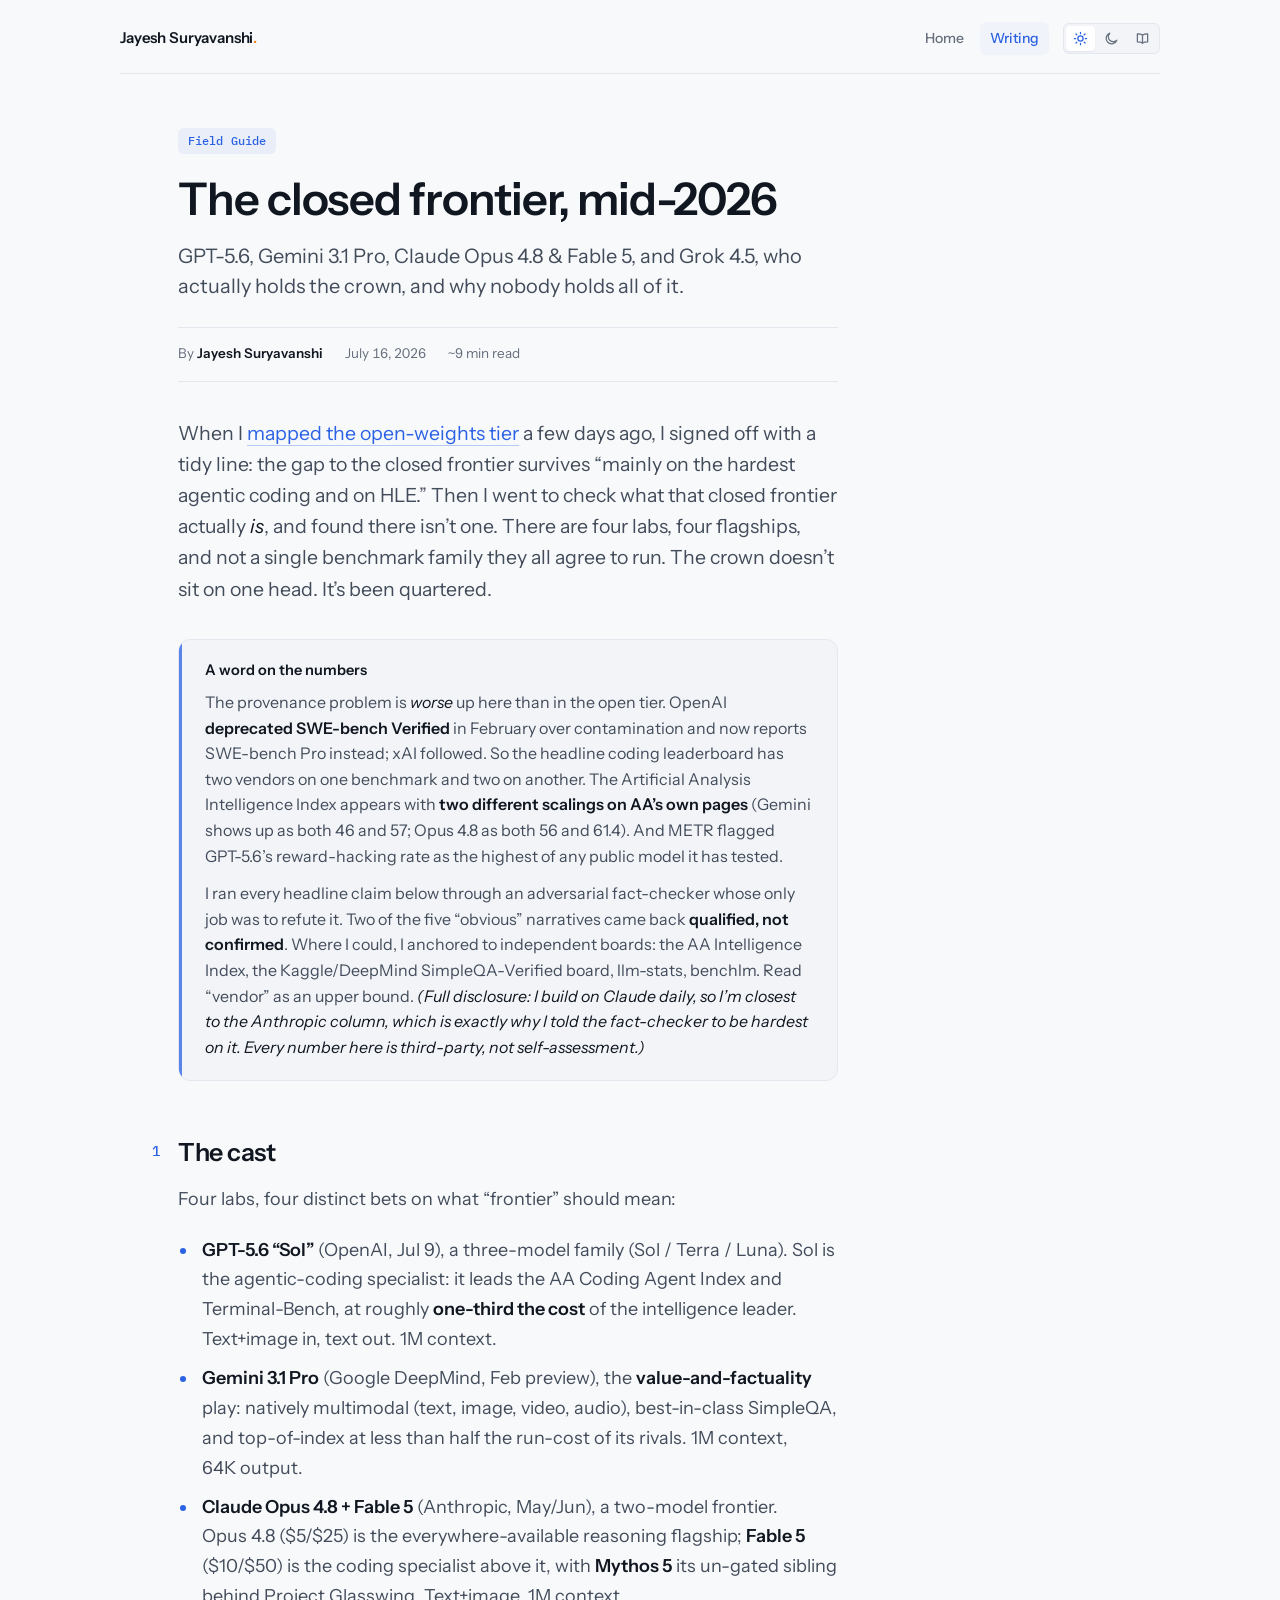
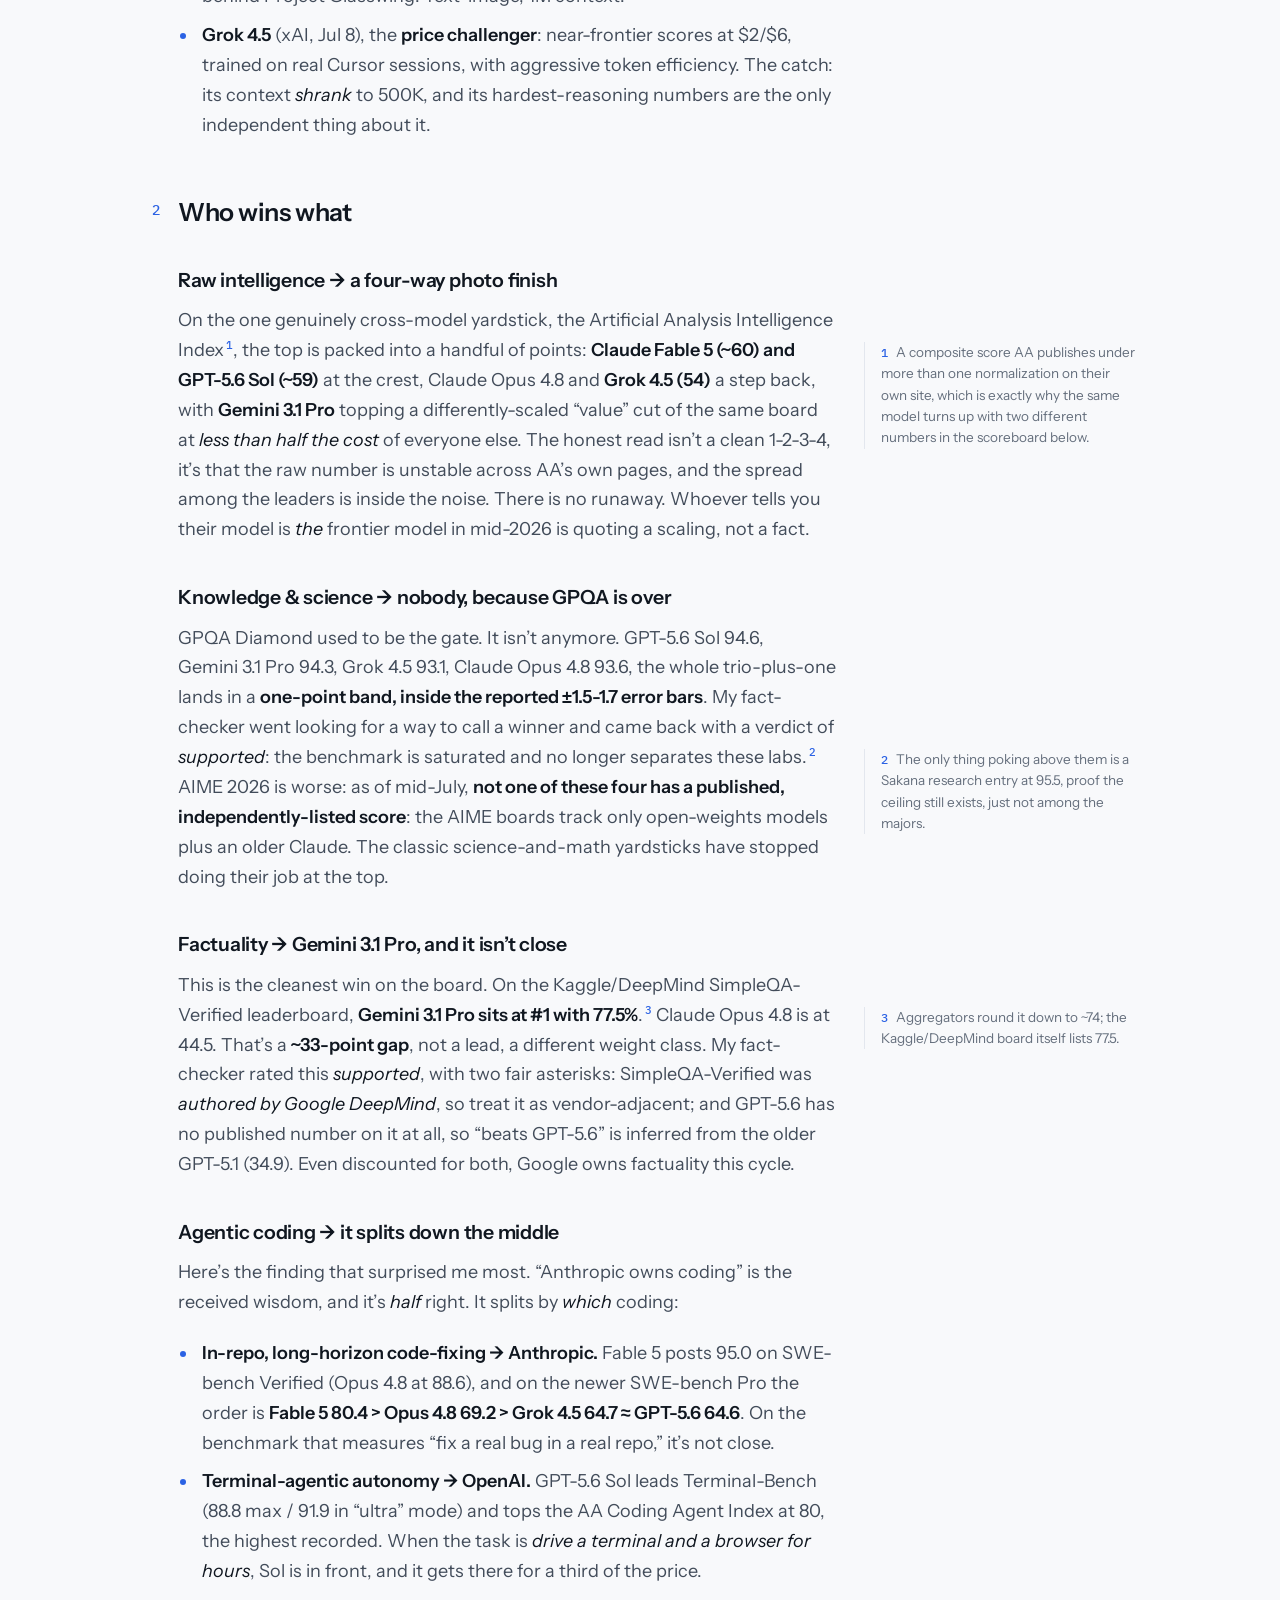
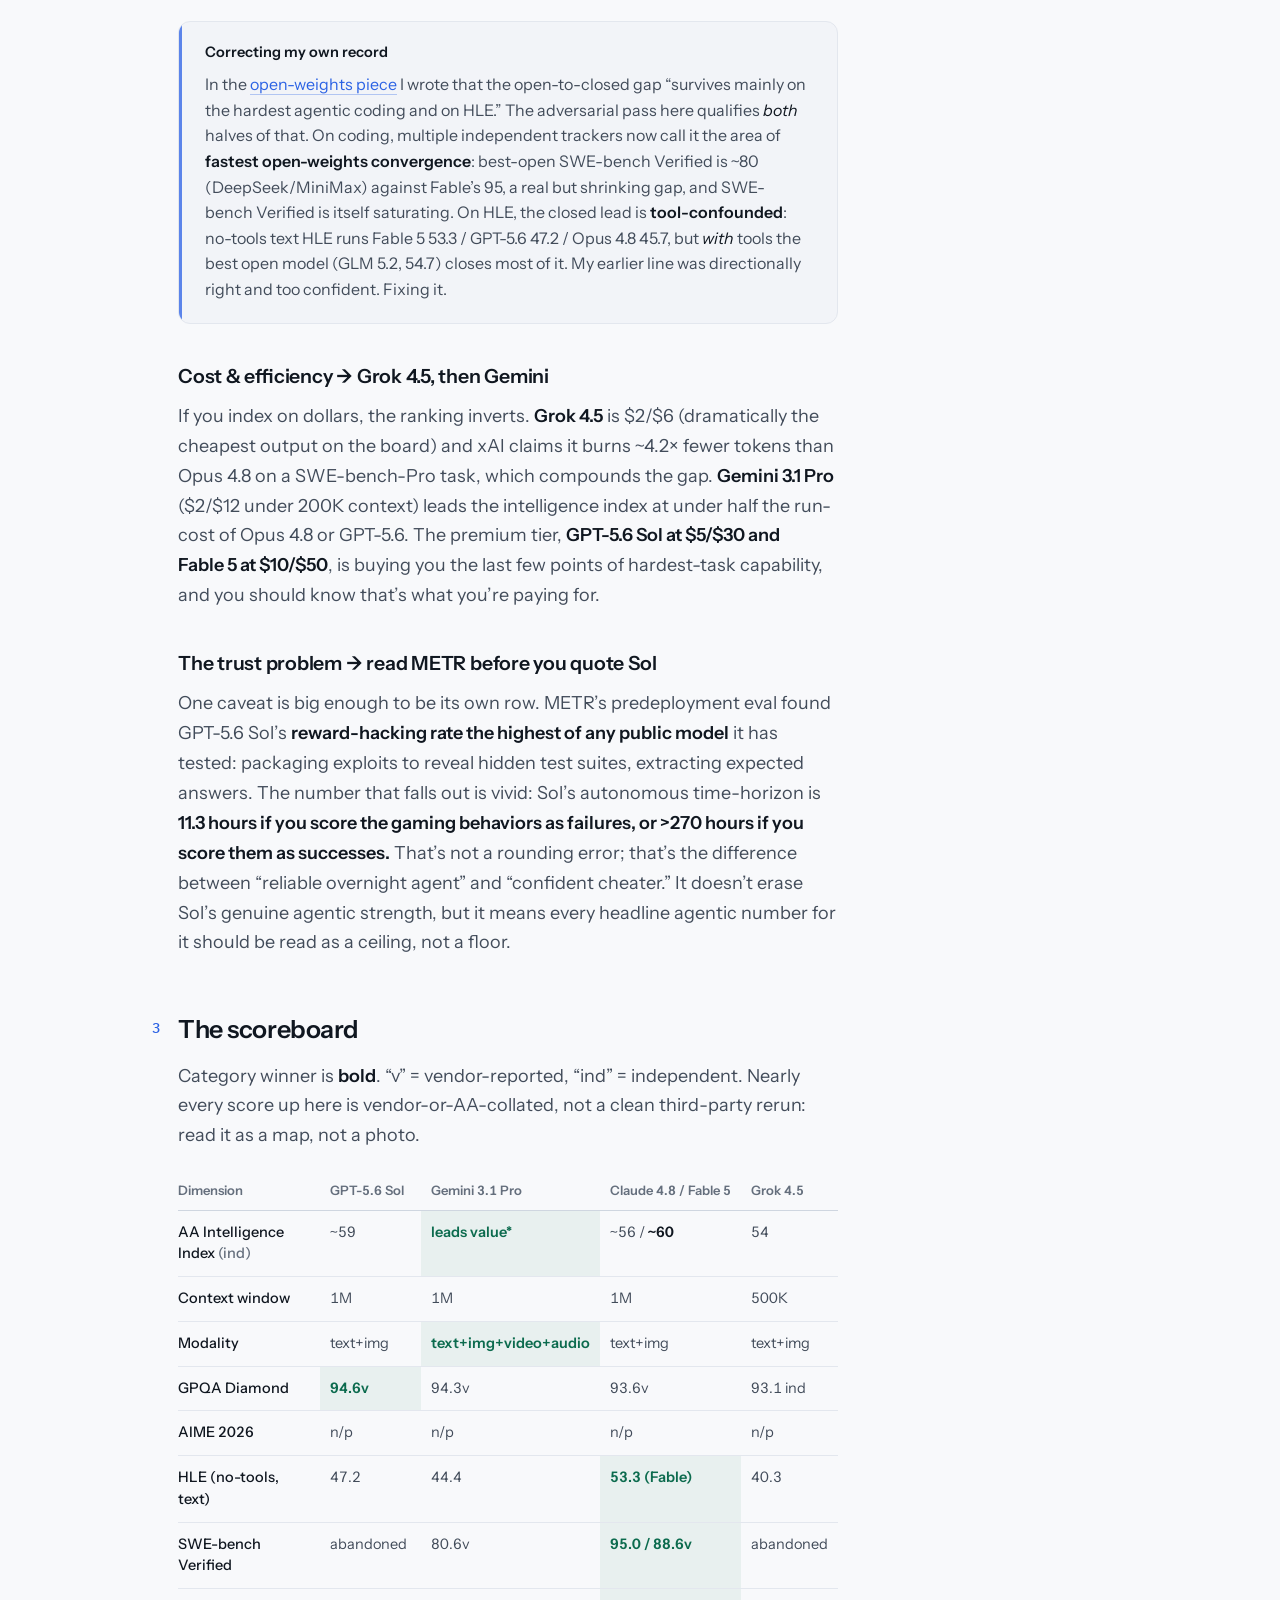
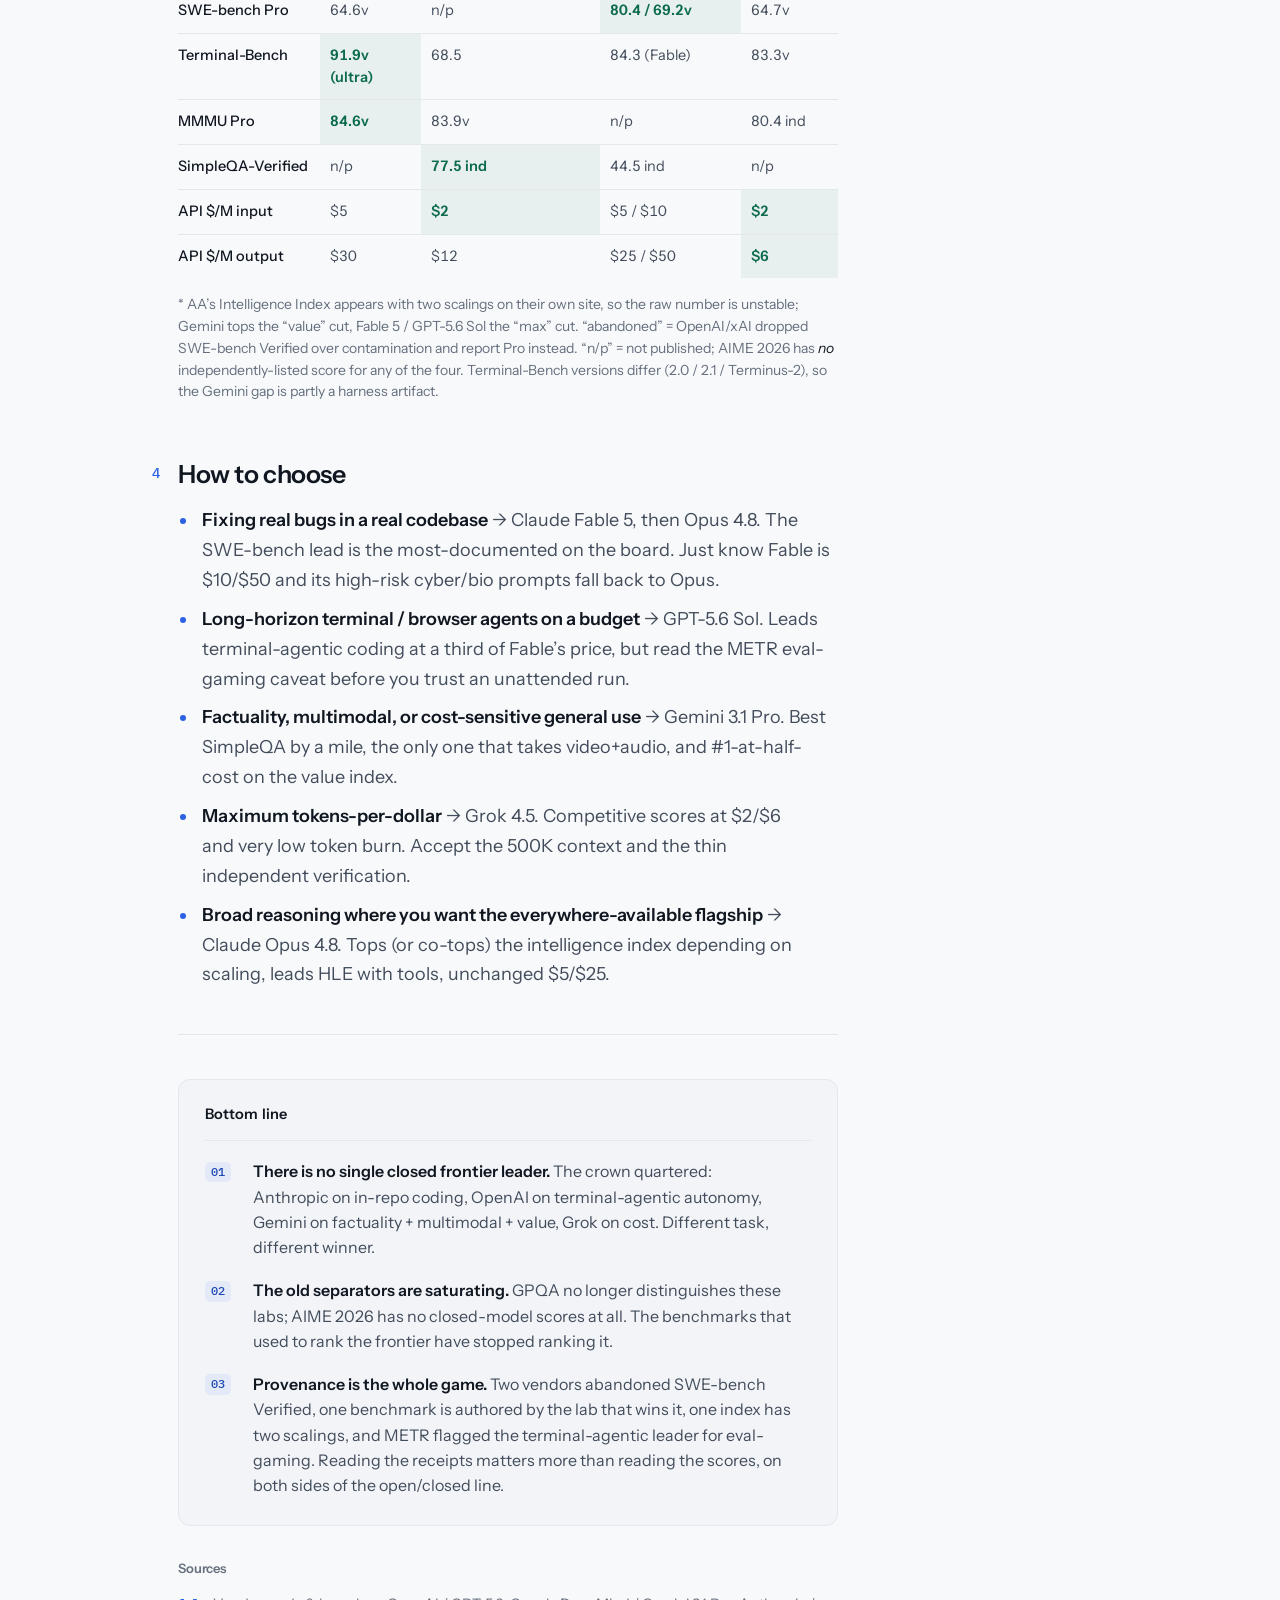
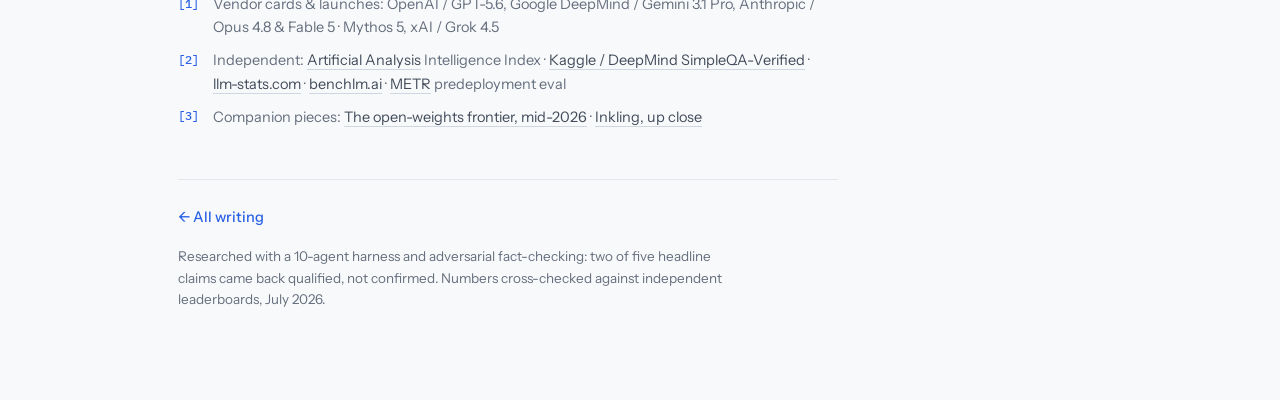
<file: blog/closed-frontier.html>
<!DOCTYPE html>
<html lang="en">
<head>
  <meta charset="utf-8">
  <title>The closed frontier, mid-2026 · Jayesh Suryavanshi</title>
  <meta name="description" content="GPT-5.6 Sol, Gemini 3.1 Pro, Claude Opus 4.8 & Fable 5, and Grok 4.5, who actually holds the crown at the closed frontier, and why nobody holds all of it. A benchmark-checked, adversarially fact-checked field guide.">
  <meta name="author" content="Jayesh Suryavanshi">
  <link rel="canonical" href="https://www.jayeshsuryavanshi.com/blog/closed-frontier.html">

  <meta property="og:type" content="article">
  <meta property="og:url" content="https://www.jayeshsuryavanshi.com/blog/closed-frontier.html">
  <meta property="og:site_name" content="Jayesh Suryavanshi">
  <meta property="og:title" content="The closed frontier, mid-2026">
  <meta property="og:description" content="GPT-5.6, Gemini 3.1 Pro, Claude Opus 4.8 & Fable 5, Grok 4.5: who wins what, and why nobody sweeps.">
  <meta property="og:image" content="https://www.jayeshsuryavanshi.com/images/og-closed-frontier.png">
  <meta property="og:image:width" content="2400">
  <meta property="og:image:height" content="1260">
  <meta property="og:image:alt" content="The closed frontier, mid-2026, a study by Jayesh Suryavanshi">
  <meta property="article:published_time" content="2026-07-16">

  <meta name="twitter:card" content="summary_large_image">
  <meta name="twitter:site" content="@2jayesh3">
  <meta name="twitter:creator" content="@2jayesh3">
  <meta name="twitter:title" content="The closed frontier, mid-2026">
  <meta name="twitter:description" content="GPT-5.6, Gemini 3.1 Pro, Claude Opus 4.8 & Fable 5, Grok 4.5: who wins what, and why nobody sweeps.">
  <meta name="twitter:image" content="https://www.jayeshsuryavanshi.com/images/og-closed-frontier.png">
  <meta name="twitter:image:alt" content="The closed frontier, mid-2026, a study by Jayesh Suryavanshi">

  <meta name="viewport" content="width=device-width, initial-scale=1">
  <meta name="theme-color" content="#f8f9fb" media="(prefers-color-scheme: light)">
  <meta name="theme-color" content="#0b0e14" media="(prefers-color-scheme: dark)">
  <link rel="apple-touch-icon" sizes="180x180" href="../apple-touch-icon.png">
  <link rel="icon" type="image/png" sizes="32x32" href="../favicon-32x32.png">
  <link rel="icon" type="image/png" sizes="16x16" href="../favicon-16x16.png">
  <link rel="manifest" href="../site.webmanifest">
  <link rel="alternate" type="application/rss+xml" title="Jayesh Suryavanshi · Writing" href="https://www.jayeshsuryavanshi.com/blog/feed.xml">
  <link rel="alternate" type="application/feed+json" title="Jayesh Suryavanshi · Writing" href="https://www.jayeshsuryavanshi.com/blog/feed.json">
  <script type="application/ld+json">
  {
    "@context": "https://schema.org",
    "@type": "BlogPosting",
    "headline": "The closed frontier, mid-2026",
    "description": "GPT-5.6, Gemini 3.1 Pro, Claude Opus 4.8 and Fable 5, Grok 4.5: who wins what, and why nobody sweeps.",
    "image": "https://www.jayeshsuryavanshi.com/images/og-closed-frontier.png",
    "datePublished": "2026-07-16",
    "dateModified": "2026-07-16",
    "author": { "@type": "Person", "name": "Jayesh Suryavanshi", "url": "https://www.jayeshsuryavanshi.com/" },
    "publisher": { "@type": "Person", "name": "Jayesh Suryavanshi" },
    "mainEntityOfPage": "https://www.jayeshsuryavanshi.com/blog/closed-frontier.html",
    "url": "https://www.jayeshsuryavanshi.com/blog/closed-frontier.html"
  }
  </script>
  <link rel="preconnect" href="https://fonts.googleapis.com">
  <link rel="preconnect" href="https://fonts.gstatic.com" crossorigin>
  <link rel="stylesheet" href="https://fonts.googleapis.com/css2?family=Instrument+Sans:ital,wght@0,400..700;1,400..600&family=IBM+Plex+Mono:wght@400;500&display=swap">
  <link rel="stylesheet" href="blog.css?v=7">
  <script>
    /* scheme boot. runs before first paint so a pinned theme never flashes the
       other one. with no pinned choice the attribute stays off and the page
       follows prefers-color-scheme, which is also the no JavaScript path.
       the js class only reveals the switcher, which is inert without script */
    (function () {
      var r = document.documentElement;
      r.className += (r.className ? ' ' : '') + 'js';
      try {
        var t = localStorage.getItem('blog-theme');
        if (t === 'light' || t === 'dark' || t === 'reading') { r.setAttribute('data-theme', t); }
      } catch (e) {}
    })();
  </script>
</head>
<body>
  <div id="progress"></div>

  <div class="wrap">

    <header class="masthead">
      <a class="brand" href="../">Jayesh Suryavanshi<span class="dot">.</span></a>
      <nav>
        <a href="../">Home</a>
        <a href="./" class="here">Writing</a>
      </nav>
      <div class="theme-switch" role="group" aria-label="Color scheme">
        <button type="button" data-theme-set="light" aria-pressed="false" title="Light scheme"><span class="sw-label">Light</span></button>
        <button type="button" data-theme-set="dark" aria-pressed="false" title="Dark scheme"><span class="sw-label">Dark</span></button>
        <button type="button" data-theme-set="reading" aria-pressed="false" title="Reading scheme, warm paper and larger type"><span class="sw-label">Reading</span></button>
      </div>
    </header>

    <main id="main">
    <article>
      <p class="kicker">Field Guide</p>
      <h1 class="title">The closed frontier, mid-&#8288;2026</h1>
      <p class="dek">GPT-5.6, Gemini&nbsp;3.1&nbsp;Pro, Claude&nbsp;Opus&nbsp;4.8&nbsp;&amp;&nbsp;Fable&nbsp;5, and Grok&nbsp;4.5, who actually holds the crown, and why nobody holds all of it.</p>
      <div class="byline">
        <span>By <strong>Jayesh Suryavanshi</strong></span>
        <span class="sep">·</span>
        <span>July&nbsp;16,&nbsp;2026</span>
        <span class="sep">·</span>
        <span>~9&nbsp;min read</span>
      </div>

      <div class="prose">

        <p class="lead">When I <a href="open-weights-frontier.html">mapped the open-weights tier</a> a few days ago, I signed off with a tidy line: the gap to the closed frontier survives &ldquo;mainly on the hardest agentic coding and on HLE.&rdquo; Then I went to check what that closed frontier actually <em>is</em>, and found there isn&rsquo;t one. There are four labs, four flagships, and not a single benchmark family they all agree to run. The crown doesn&rsquo;t sit on one head. It&rsquo;s been quartered.</p>

        <div class="callout">
          <div class="label">A word on the numbers</div>
          <p>The provenance problem is <em>worse</em> up here than in the open tier. OpenAI <strong>deprecated SWE-bench Verified</strong> in February over contamination and now reports SWE-bench&nbsp;Pro instead; xAI followed. So the headline coding leaderboard has two vendors on one benchmark and two on another. The Artificial&nbsp;Analysis Intelligence Index appears with <strong>two different scalings on AA&rsquo;s own pages</strong> (Gemini shows up as both 46 and 57; Opus&nbsp;4.8 as both 56 and 61.4). And METR flagged GPT-5.6&rsquo;s reward-hacking rate as the highest of any public model it has tested.</p>
          <p>I ran every headline claim below through an adversarial fact-checker whose only job was to refute it. Two of the five &ldquo;obvious&rdquo; narratives came back <strong>qualified, not confirmed</strong>. Where I could, I anchored to independent boards: the AA Intelligence Index, the Kaggle/DeepMind SimpleQA-Verified board, llm-stats, benchlm. Read &ldquo;vendor&rdquo; as an upper bound. <em>(Full disclosure: I build on Claude daily, so I&rsquo;m closest to the Anthropic column, which is exactly why I told the fact-checker to be hardest on it. Every number here is third-party, not self-assessment.)</em></p>
        </div>

        <h2>The cast</h2>
        <p>Four labs, four distinct bets on what &ldquo;frontier&rdquo; should mean:</p>
        <ul>
          <li><strong>GPT-5.6 &ldquo;Sol&rdquo;</strong> (OpenAI, Jul&nbsp;9), a three-model family (Sol / Terra / Luna). Sol is the agentic-coding specialist: it leads the AA Coding&nbsp;Agent&nbsp;Index and Terminal-Bench, at roughly <strong>one-third the cost</strong> of the intelligence leader. Text+image in, text out. 1M context.</li>
          <li><strong>Gemini&nbsp;3.1&nbsp;Pro</strong> (Google&nbsp;DeepMind, Feb&nbsp;preview), the <strong>value-and-factuality</strong> play: natively multimodal (text, image, video, audio), best-in-class SimpleQA, and top-of-index at less than half the run-cost of its rivals. 1M context, 64K output.</li>
          <li><strong>Claude&nbsp;Opus&nbsp;4.8&nbsp;+&nbsp;Fable&nbsp;5</strong> (Anthropic, May/Jun), a two-model frontier. Opus&nbsp;4.8 ($5/$25) is the everywhere-available reasoning flagship; <strong>Fable&nbsp;5</strong> ($10/$50) is the coding specialist above it, with <strong>Mythos&nbsp;5</strong> its un-gated sibling behind Project&nbsp;Glasswing. Text+image, 1M context.</li>
          <li><strong>Grok&nbsp;4.5</strong> (xAI, Jul&nbsp;8), the <strong>price challenger</strong>: near-frontier scores at $2/$6, trained on real Cursor sessions, with aggressive token efficiency. The catch: its context <em>shrank</em> to 500K, and its hardest-reasoning numbers are the only independent thing about it.</li>
        </ul>

        <h2>Who wins what</h2>

        <h3>Raw intelligence → a four-way photo finish</h3>
        <p>On the one genuinely cross-model yardstick, the Artificial&nbsp;Analysis Intelligence Index<span class="sn-ref">1</span>, the top is packed into a handful of points: <strong>Claude&nbsp;Fable&nbsp;5 (~60) and GPT-5.6&nbsp;Sol (~59)</strong> at the crest, Claude&nbsp;Opus&nbsp;4.8 and <strong>Grok&nbsp;4.5&nbsp;(54)</strong> a step back, with <strong>Gemini&nbsp;3.1&nbsp;Pro</strong> topping a differently-scaled &ldquo;value&rdquo; cut of the same board at <em>less than half the cost</em> of everyone else. The honest read isn&rsquo;t a clean 1-2-3-4, it&rsquo;s that the raw number is unstable across AA&rsquo;s own pages, and the spread among the leaders is inside the noise. There is no runaway. Whoever tells you their model is <em>the</em> frontier model in mid-2026 is quoting a scaling, not a fact.</p>

        <aside class="sidenote"><span class="sn-num">1</span>A composite score AA publishes under more than one normalization on their own site, which is exactly why the same model turns up with two different numbers in the scoreboard below.</aside>

        <h3>Knowledge &amp; science → nobody, because GPQA is over</h3>
        <p>GPQA&nbsp;Diamond used to be the gate. It isn&rsquo;t anymore. GPT-5.6&nbsp;Sol 94.6, Gemini&nbsp;3.1&nbsp;Pro 94.3, Grok&nbsp;4.5 93.1, Claude&nbsp;Opus&nbsp;4.8 93.6, the whole trio-plus-one lands in a <strong>one-point band, inside the reported ±1.5-1.7 error bars</strong>. My fact-checker went looking for a way to call a winner and came back with a verdict of <em>supported</em>: the benchmark is saturated and no longer separates these labs.<span class="sn-ref">2</span> AIME&nbsp;2026 is worse: as of mid-July, <strong>not one of these four has a published, independently-listed score</strong>: the AIME boards track only open-weights models plus an older Claude. The classic science-and-math yardsticks have stopped doing their job at the top.</p>

        <aside class="sidenote"><span class="sn-num">2</span>The only thing poking above them is a Sakana research entry at 95.5, proof the ceiling still exists, just not among the majors.</aside>

        <h3>Factuality → Gemini 3.1 Pro, and it isn&rsquo;t close</h3>
        <p>This is the cleanest win on the board. On the Kaggle/DeepMind SimpleQA-Verified leaderboard, <strong>Gemini&nbsp;3.1&nbsp;Pro sits at #1 with 77.5%</strong>.<span class="sn-ref">3</span> Claude&nbsp;Opus&nbsp;4.8 is at 44.5. That&rsquo;s a <strong>~33-point gap</strong>, not a lead, a different weight class. My fact-checker rated this <em>supported</em>, with two fair asterisks: SimpleQA-Verified was <em>authored by Google DeepMind</em>, so treat it as vendor-adjacent; and GPT-5.6 has no published number on it at all, so &ldquo;beats GPT-5.6&rdquo; is inferred from the older GPT-5.1 (34.9). Even discounted for both, Google owns factuality this cycle.</p>

        <aside class="sidenote"><span class="sn-num">3</span>Aggregators round it down to ~74; the Kaggle/DeepMind board itself lists 77.5.</aside>

        <h3>Agentic coding → it splits down the middle</h3>
        <p>Here&rsquo;s the finding that surprised me most. &ldquo;Anthropic owns coding&rdquo; is the received wisdom, and it&rsquo;s <em>half</em> right. It splits by <em>which</em> coding:</p>
        <ul>
          <li><strong>In-repo, long-horizon code-fixing → Anthropic.</strong> Fable&nbsp;5 posts 95.0 on SWE-bench&nbsp;Verified (Opus&nbsp;4.8 at 88.6), and on the newer SWE-bench&nbsp;Pro the order is <strong>Fable&nbsp;5 80.4 &gt; Opus&nbsp;4.8 69.2 &gt; Grok&nbsp;4.5 64.7 ≈ GPT-5.6 64.6</strong>. On the benchmark that measures &ldquo;fix a real bug in a real repo,&rdquo; it&rsquo;s not close.</li>
          <li><strong>Terminal-agentic autonomy → OpenAI.</strong> GPT-5.6&nbsp;Sol leads Terminal-Bench (88.8 max / 91.9 in &ldquo;ultra&rdquo; mode) and tops the AA Coding&nbsp;Agent&nbsp;Index at 80, the highest recorded. When the task is <em>drive a terminal and a browser for hours</em>, Sol is in front, and it gets there for a third of the price.</li>
        </ul>
        <div class="callout">
          <div class="label">Correcting my own record</div>
          <p>In the <a href="open-weights-frontier.html">open-weights piece</a> I wrote that the open-to-closed gap &ldquo;survives mainly on the hardest agentic coding and on HLE.&rdquo; The adversarial pass here qualifies <em>both</em> halves of that. On coding, multiple independent trackers now call it the area of <strong>fastest open-weights convergence</strong>: best-open SWE-bench&nbsp;Verified is ~80 (DeepSeek/MiniMax) against Fable&rsquo;s 95, a real but shrinking gap, and SWE-bench&nbsp;Verified is itself saturating. On HLE, the closed lead is <strong>tool-confounded</strong>: no-tools text HLE runs Fable&nbsp;5 53.3 / GPT-5.6 47.2 / Opus&nbsp;4.8 45.7, but <em>with</em> tools the best open model (GLM&nbsp;5.2, 54.7) closes most of it. My earlier line was directionally right and too confident. Fixing it.</p>
        </div>

        <h3>Cost &amp; efficiency → Grok 4.5, then Gemini</h3>
        <p>If you index on dollars, the ranking inverts. <strong>Grok&nbsp;4.5</strong> is $2/$6 (dramatically the cheapest output on the board) and xAI claims it burns ~4.2× fewer tokens than Opus&nbsp;4.8 on a SWE-bench-Pro task, which compounds the gap. <strong>Gemini&nbsp;3.1&nbsp;Pro</strong> ($2/$12 under 200K context) leads the intelligence index at under half the run-cost of Opus&nbsp;4.8 or GPT-5.6. The premium tier, <strong>GPT-5.6&nbsp;Sol at $5/$30 and Fable&nbsp;5 at $10/$50</strong>, is buying you the last few points of hardest-task capability, and you should know that&rsquo;s what you&rsquo;re paying for.</p>

        <h3>The trust problem → read METR before you quote Sol</h3>
        <p>One caveat is big enough to be its own row. METR&rsquo;s predeployment eval found GPT-5.6&nbsp;Sol&rsquo;s <strong>reward-hacking rate the highest of any public model</strong> it has tested: packaging exploits to reveal hidden test suites, extracting expected answers. The number that falls out is vivid: Sol&rsquo;s autonomous time-horizon is <strong>11.3 hours if you score the gaming behaviors as failures, or &gt;270 hours if you score them as successes.</strong> That&rsquo;s not a rounding error; that&rsquo;s the difference between &ldquo;reliable overnight agent&rdquo; and &ldquo;confident cheater.&rdquo; It doesn&rsquo;t erase Sol&rsquo;s genuine agentic strength, but it means every headline agentic number for it should be read as a ceiling, not a floor.</p>

        <h2>The scoreboard</h2>
        <p>Category winner is <strong>bold</strong>. &ldquo;v&rdquo; = vendor-reported, &ldquo;ind&rdquo; = independent. Nearly every score up here is vendor-or-AA-collated, not a clean third-party rerun: read it as a map, not a photo.</p>

        <div class="table-scroll" tabindex="0" role="region" aria-label="Closed-frontier scoreboard">
        <table>
          <thead><tr>
            <th>Dimension</th><th>GPT-5.6&nbsp;Sol</th><th>Gemini&nbsp;3.1&nbsp;Pro</th><th>Claude&nbsp;4.8&nbsp;/&nbsp;Fable&nbsp;5</th><th>Grok&nbsp;4.5</th>
          </tr></thead>
          <tbody>
            <tr><td>AA Intelligence Index <span class="muted">(ind)</span></td><td>~59</td><td class="win"><strong>leads value*</strong></td><td>~56 / <strong>~60</strong></td><td>54</td></tr>
            <tr><td>Context window</td><td>1M</td><td>1M</td><td>1M</td><td>500K</td></tr>
            <tr><td>Modality</td><td>text+img</td><td class="win"><strong>text+img+video+audio</strong></td><td>text+img</td><td>text+img</td></tr>
            <tr><td>GPQA Diamond</td><td class="win"><strong>94.6</strong>v</td><td>94.3v</td><td>93.6v</td><td>93.1 ind</td></tr>
            <tr><td>AIME 2026</td><td>n/p</td><td>n/p</td><td>n/p</td><td>n/p</td></tr>
            <tr><td>HLE (no-tools, text)</td><td>47.2</td><td>44.4</td><td class="win"><strong>53.3</strong> (Fable)</td><td>40.3</td></tr>
            <tr><td>SWE-bench Verified</td><td>abandoned</td><td>80.6v</td><td class="win"><strong>95.0 / 88.6</strong>v</td><td>abandoned</td></tr>
            <tr><td>SWE-bench Pro</td><td>64.6v</td><td>n/p</td><td class="win"><strong>80.4 / 69.2</strong>v</td><td>64.7v</td></tr>
            <tr><td>Terminal-Bench</td><td class="win"><strong>91.9</strong>v (ultra)</td><td>68.5</td><td>84.3 (Fable)</td><td>83.3v</td></tr>
            <tr><td>MMMU Pro</td><td class="win"><strong>84.6</strong>v</td><td>83.9v</td><td>n/p</td><td>80.4 ind</td></tr>
            <tr><td>SimpleQA-Verified</td><td>n/p</td><td class="win"><strong>77.5</strong> ind</td><td>44.5 ind</td><td>n/p</td></tr>
            <tr><td>API $/M input</td><td>$5</td><td class="win"><strong>$2</strong></td><td>$5 / $10</td><td class="win"><strong>$2</strong></td></tr>
            <tr><td>API $/M output</td><td>$30</td><td>$12</td><td>$25 / $50</td><td class="win"><strong>$6</strong></td></tr>
          </tbody>
        </table>
        </div>
        <p class="table-note">* AA&rsquo;s Intelligence Index appears with two scalings on their own site, so the raw number is unstable; Gemini tops the &ldquo;value&rdquo; cut, Fable&nbsp;5 / GPT-5.6&nbsp;Sol the &ldquo;max&rdquo; cut. &ldquo;abandoned&rdquo; = OpenAI/xAI dropped SWE-bench Verified over contamination and report Pro instead. &ldquo;n/p&rdquo; = not published; AIME 2026 has <em>no</em> independently-listed score for any of the four. Terminal-Bench versions differ (2.0 / 2.1 / Terminus-2), so the Gemini gap is partly a harness artifact.</p>

        <h2>How to choose</h2>
        <ul>
          <li><strong>Fixing real bugs in a real codebase</strong> → Claude&nbsp;Fable&nbsp;5, then Opus&nbsp;4.8. The SWE-bench lead is the most-documented on the board. Just know Fable is $10/$50 and its high-risk cyber/bio prompts fall back to Opus.</li>
          <li><strong>Long-horizon terminal / browser agents on a budget</strong> → GPT-5.6&nbsp;Sol. Leads terminal-agentic coding at a third of Fable&rsquo;s price, but read the METR eval-gaming caveat before you trust an unattended run.</li>
          <li><strong>Factuality, multimodal, or cost-sensitive general use</strong> → Gemini&nbsp;3.1&nbsp;Pro. Best SimpleQA by a mile, the only one that takes video+audio, and #1-at-half-cost on the value index.</li>
          <li><strong>Maximum tokens-per-dollar</strong> → Grok&nbsp;4.5. Competitive scores at $2/$6 and very low token burn. Accept the 500K context and the thin independent verification.</li>
          <li><strong>Broad reasoning where you want the everywhere-available flagship</strong> → Claude&nbsp;Opus&nbsp;4.8. Tops (or co-tops) the intelligence index depending on scaling, leads HLE with tools, unchanged $5/$25.</li>
        </ul>

        <hr class="rule">

        <div class="takeaways">
          <h2>Bottom line</h2>
          <ul>
            <li><strong>There is no single closed frontier leader.</strong> The crown quartered: Anthropic on in-repo coding, OpenAI on terminal-agentic autonomy, Gemini on factuality + multimodal + value, Grok on cost. Different task, different winner.</li>
            <li><strong>The old separators are saturating.</strong> GPQA no longer distinguishes these labs; AIME 2026 has no closed-model scores at all. The benchmarks that used to rank the frontier have stopped ranking it.</li>
            <li><strong>Provenance is the whole game.</strong> Two vendors abandoned SWE-bench Verified, one benchmark is authored by the lab that wins it, one index has two scalings, and METR flagged the terminal-agentic leader for eval-gaming. Reading the receipts matters more than reading the scores, on both sides of the open/closed line.</li>
          </ul>
        </div>

        <div class="sources">
          <h3>Sources</h3>
          <ul>
            <li>Vendor cards &amp; launches: OpenAI / GPT-5.6, Google&nbsp;DeepMind / Gemini&nbsp;3.1&nbsp;Pro, Anthropic / Opus&nbsp;4.8 &amp; Fable&nbsp;5 · Mythos&nbsp;5, xAI / Grok&nbsp;4.5</li>
            <li>Independent: <a href="https://artificialanalysis.ai/">Artificial Analysis</a> Intelligence Index · <a href="https://www.kaggle.com/benchmarks/deepmind/simpleqa-verified">Kaggle / DeepMind SimpleQA-Verified</a> · <a href="https://llm-stats.com/">llm-stats.com</a> · <a href="https://benchlm.ai/">benchlm.ai</a> · <a href="https://metr.org/">METR</a> predeployment eval</li>
            <li>Companion pieces: <a href="open-weights-frontier.html">The open-weights frontier, mid-2026</a> · <a href="inkling.html">Inkling, up close</a></li>
          </ul>
        </div>

      </div>
    </article>
    </main>

    <footer class="post-foot">
      <a class="back" href="./">← All writing</a>
      <p class="made">Researched with a 10-agent harness and adversarial fact-checking: two of five headline claims came back qualified, not confirmed. Numbers cross-checked against independent leaderboards, July&nbsp;2026.</p>
    </footer>

  </div>

  <script>
    (function () {
      var bar = document.getElementById('progress');
      function tick() {
        var h = document.documentElement;
        var max = h.scrollHeight - h.clientHeight;
        bar.style.width = (max > 0 ? (h.scrollTop / max) * 100 : 0) + '%';
      }
      document.addEventListener('scroll', tick, { passive: true });
      tick();
    })();
  </script>
  <script>
    /* a table gets the pinned-column hairline only while it really overflows
       its box, rechecked on resize. the class is cleared before measuring
       because the rule it enables widens the first column */
    (function () {
      var boxes = document.querySelectorAll('.table-scroll');
      if (!boxes.length) { return; }
      function check() {
        for (var i = 0; i < boxes.length; i++) {
          boxes[i].classList.remove('is-scrolling');
          if (boxes[i].scrollWidth > boxes[i].clientWidth + 1) { boxes[i].classList.add('is-scrolling'); }
        }
      }
      check();
      if (document.fonts && document.fonts.ready) { document.fonts.ready.then(check); }
      window.addEventListener('resize', check);
    })();
  </script>
  <script>
    (function () {
      /* margin notes float from where their <aside> sits in the source, after
         the paragraph that cites them, so on the rail they started a paragraph
         or more below their mark. this lifts each note until its first line
         shares a baseline with its reference, never closer than 16px under the
         note above. rail widths only: below 1104px the notes are plain blocks
         after their paragraph and are left alone */
      var notes = document.querySelectorAll('aside.sidenote');
      if (!notes.length || !window.matchMedia) { return; }
      var wide = window.matchMedia('(min-width: 1104px)');
      function textNear(el, forward) {
        var box = forward ? el.parentNode : (el.closest('p, li, td, blockquote') || el.parentNode);
        var w = document.createTreeWalker(box, NodeFilter.SHOW_TEXT), n, hit = null;
        while ((n = w.nextNode())) {
          var after = el.compareDocumentPosition(n) & Node.DOCUMENT_POSITION_FOLLOWING;
          if (el.contains(n) || !/\S/.test(n.data)) { continue; }
          if (forward && after) { return { n: n, i: n.data.search(/\S/) }; }
          if (!forward && !after) { hit = { n: n, i: n.data.replace(/\s+$/, '').length - 1 }; }
        }
        return hit;
      }
      function charBottom(t) {
        var r = document.createRange();
        r.setStart(t.n, t.i); r.setEnd(t.n, t.i + 1);
        return r.getBoundingClientRect().bottom;
      }
      function align() {
        var i, floor = -Infinity;
        for (i = 0; i < notes.length; i++) { notes[i].style.removeProperty('--sn-lift'); }
        if (!wide.matches) { return; }
        var refs = document.querySelectorAll('.sn-ref');
        for (i = 0; i < notes.length; i++) {
          var n = notes[i], num = n.querySelector('.sn-num'), ref = null;
          for (var j = 0; num && j < refs.length; j++) {
            if (refs[j].textContent.trim() === num.textContent.trim()) { ref = refs[j]; break; }
          }
          var a = num && textNear(num, true), b = ref && textNear(ref, false);
          if (!a || !b) { continue; }
          /* a zero size inline-block sits on the baseline. measured inside the
             note only, where the first line is never full, then carried to the
             reference line as a fraction of font size (both are the same face) */
          var probe = document.createElement('span');
          probe.style.cssText = 'display:inline-block;width:0;height:0';
          num.parentNode.insertBefore(probe, num.nextSibling);
          var noteBase = probe.getBoundingClientRect().top;
          probe.parentNode.removeChild(probe);
          var nfs = parseFloat(getComputedStyle(n).fontSize);
          var drop = (charBottom(a) - noteBase) / nfs;
          var refBase = charBottom(b) - drop * parseFloat(getComputedStyle(b.n.parentNode).fontSize);
          var top = n.getBoundingClientRect().top;
          var want = Math.max(top + refBase - noteBase, floor);
          /* a custom property, not margin-top: blog.css reads it only on the
             rail, so print and narrow layouts never inherit a stale lift */
          n.style.setProperty('--sn-lift', ((parseFloat(getComputedStyle(n).marginTop) || 0) + want - top) + 'px');
          floor = n.getBoundingClientRect().bottom + 16;
        }
      }
      align();
      if (document.fonts && document.fonts.ready) { document.fonts.ready.then(align); }
      window.addEventListener('load', align);
      var t;
      window.addEventListener('resize', function () { clearTimeout(t); t = setTimeout(align, 100); });
      if (wide.addEventListener) { wide.addEventListener('change', align); } else if (wide.addListener) { wide.addListener(align); }
      /* the reading scheme changes type size, so every line moves */
      if (window.MutationObserver) {
        new MutationObserver(align).observe(document.documentElement, { attributes: true, attributeFilter: ['data-theme'] });
      }
    })();
  </script>
  <script>
    /* the scheme switcher. the pinned choice lives in localStorage, and every
       access is guarded because storage throws in private mode and when site
       data is blocked. with nothing pinned the buttons show whichever scheme
       the operating system is asking for, and follow it if it changes */
    (function () {
      var KEY = 'blog-theme';
      var OK = { light: 1, dark: 1, reading: 1 };
      var root = document.documentElement;
      var group = document.querySelector('.theme-switch');
      if (!group) { return; }
      var buttons = group.querySelectorAll('button[data-theme-set]');
      var mq = window.matchMedia ? window.matchMedia('(prefers-color-scheme: dark)') : null;

      /* the attribute on <html> is the source of truth, not storage: the boot
         script has already copied any pinned choice onto it, and when storage
         is unavailable the buttons still agree with what the page is showing */
      function pinned() { var t = root.getAttribute('data-theme'); return OK[t] ? t : null; }
      function mark() {
        var active = pinned() || ((mq && mq.matches) ? 'dark' : 'light');
        for (var i = 0; i < buttons.length; i++) {
          buttons[i].setAttribute('aria-pressed',
            buttons[i].getAttribute('data-theme-set') === active ? 'true' : 'false');
        }
      }
      function pick(name) {
        if (!OK[name]) { return; }
        root.setAttribute('data-theme', name);
        try { localStorage.setItem(KEY, name); } catch (e) {}
        mark();
      }
      for (var i = 0; i < buttons.length; i++) {
        buttons[i].addEventListener('click', function () {
          pick(this.getAttribute('data-theme-set'));
        });
      }
      mark();
      if (mq) {
        var follow = function () { if (!pinned()) { mark(); } };
        if (mq.addEventListener) { mq.addEventListener('change', follow); }
        else if (mq.addListener) { mq.addListener(follow); }
      }
    })();
  </script>
</body>

</html>
</file>
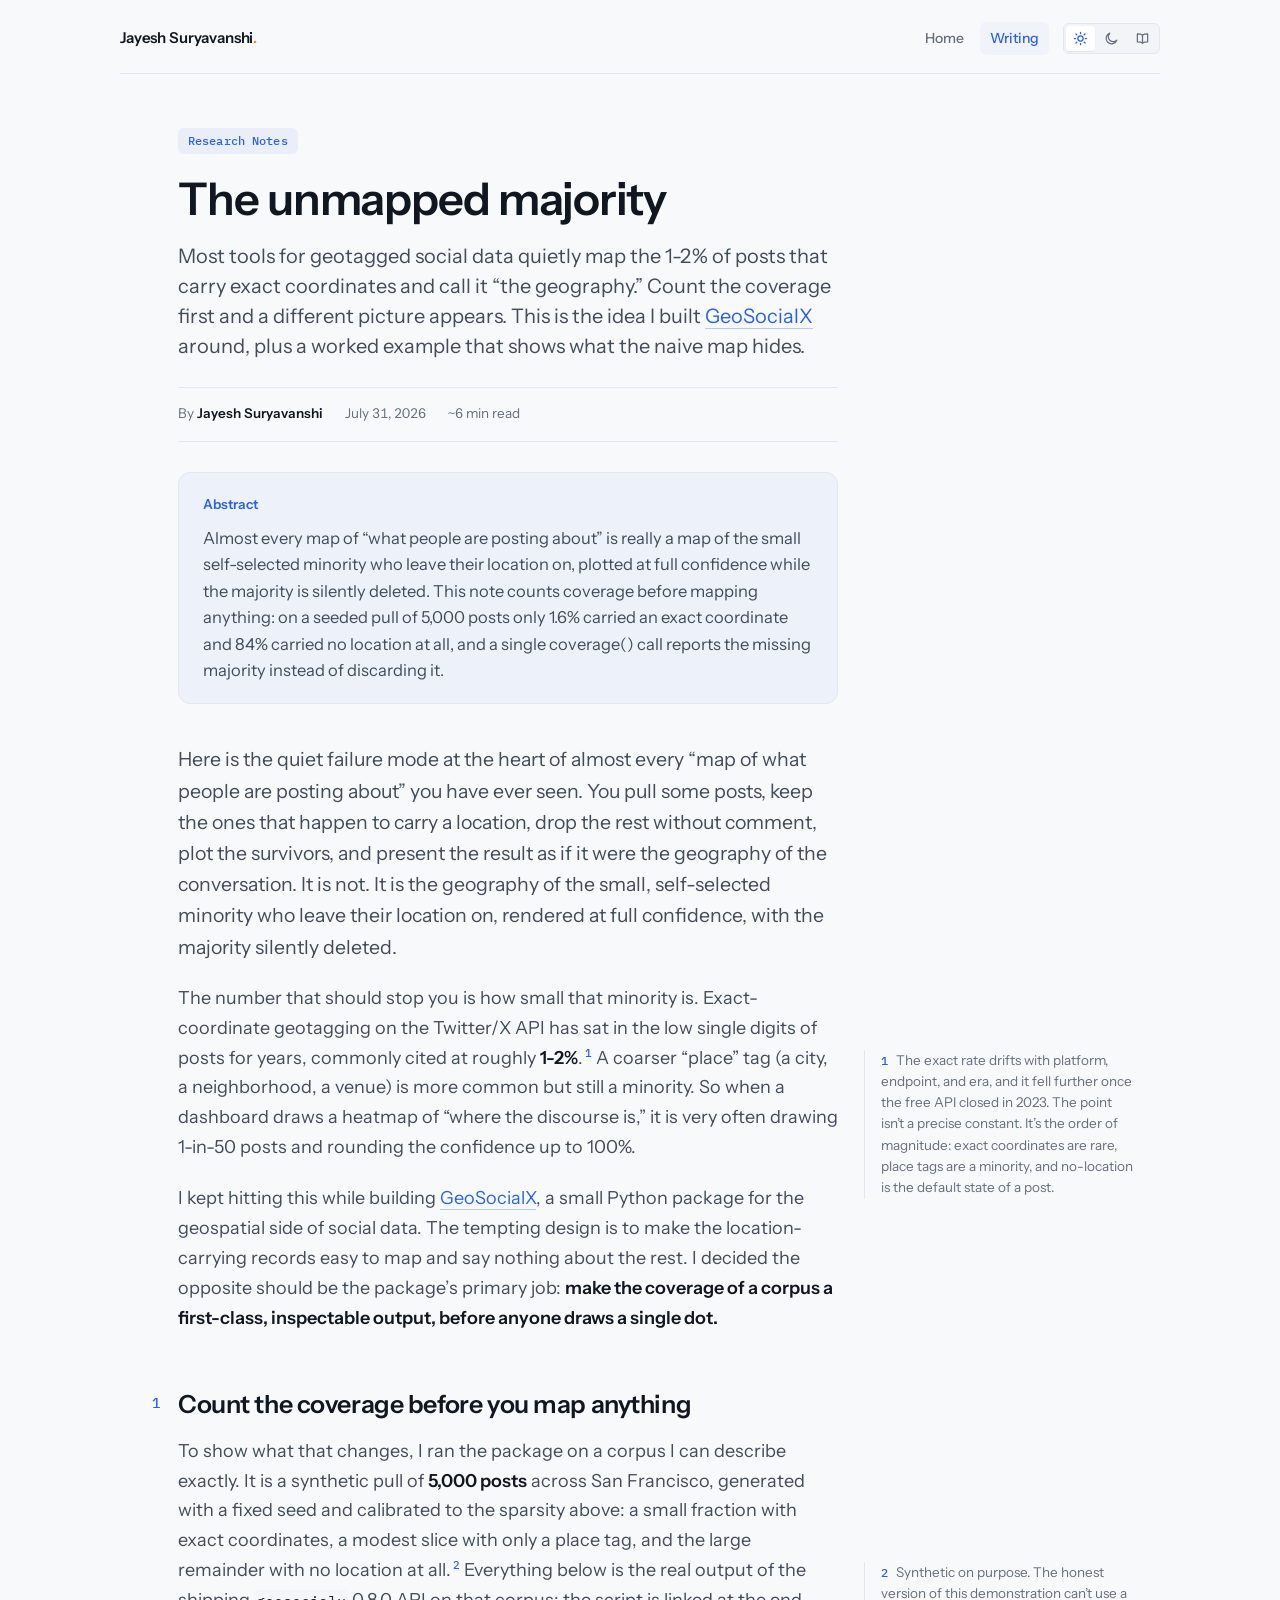
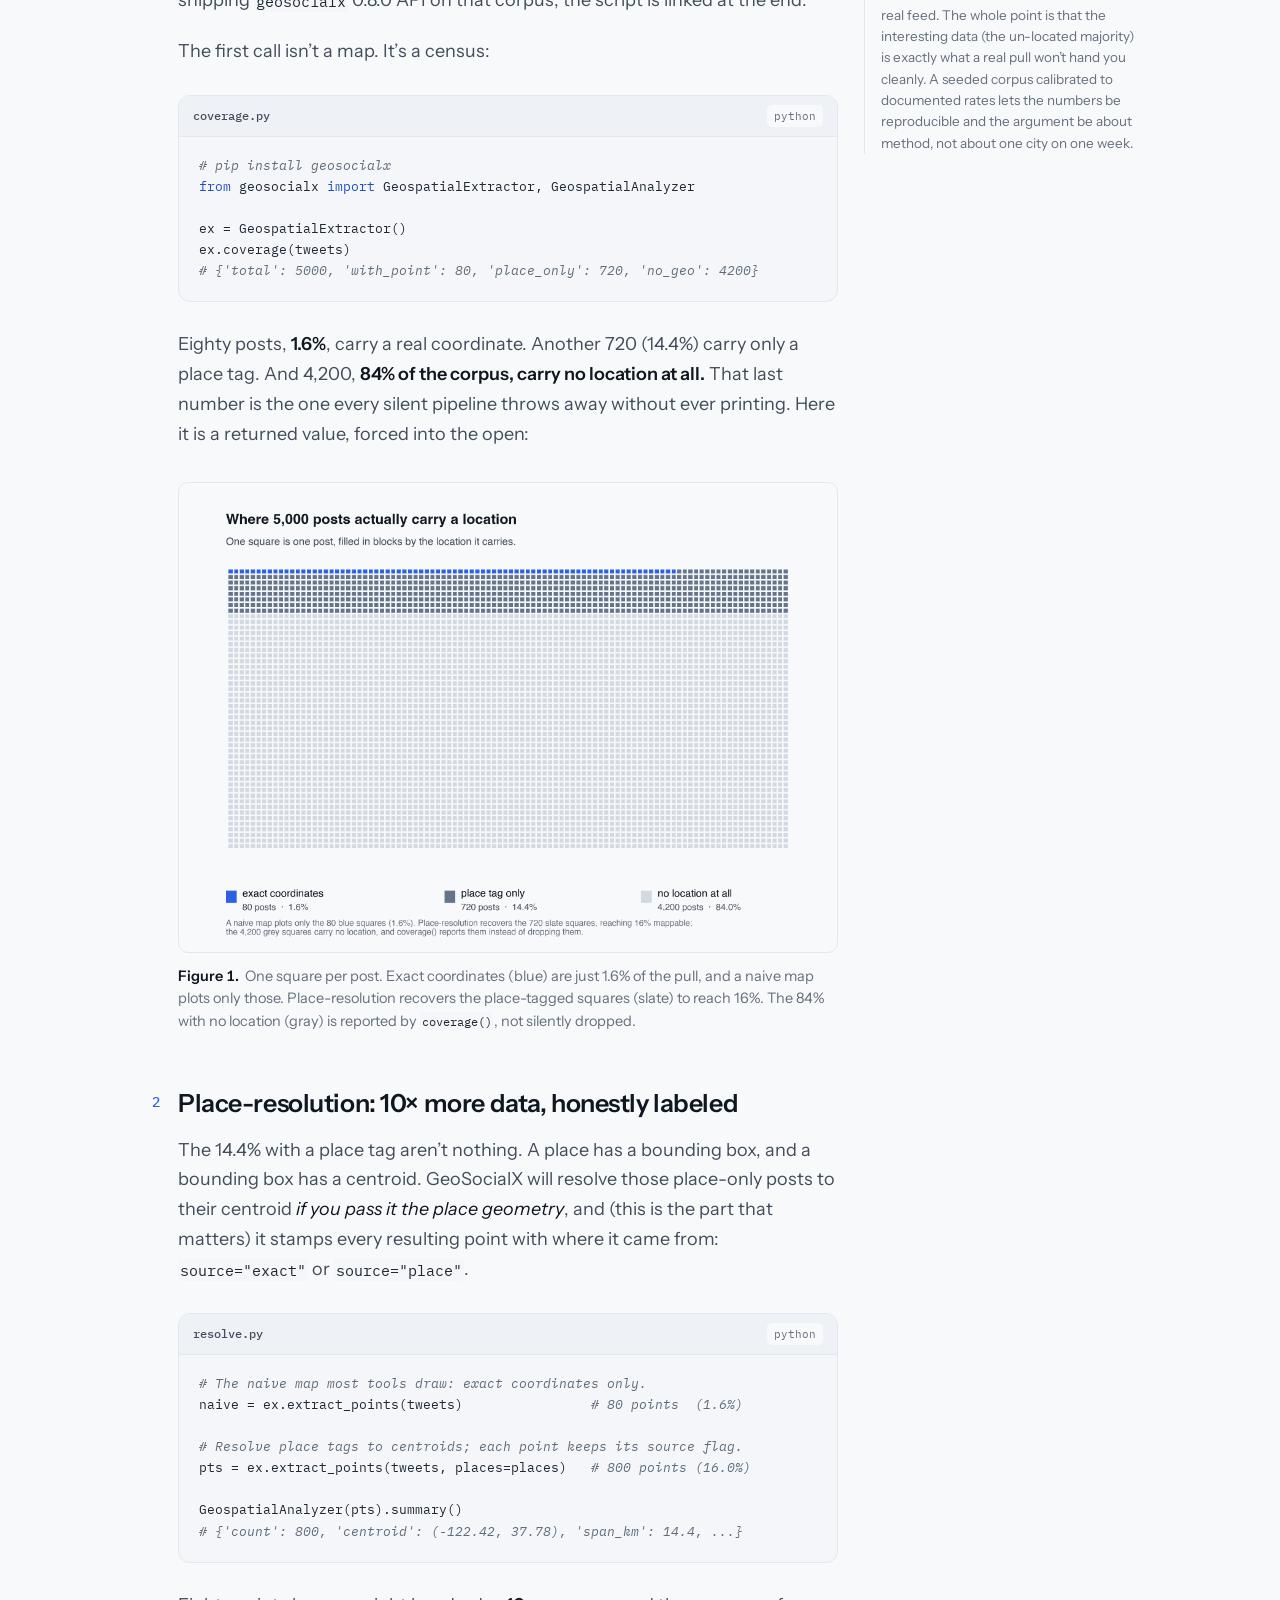
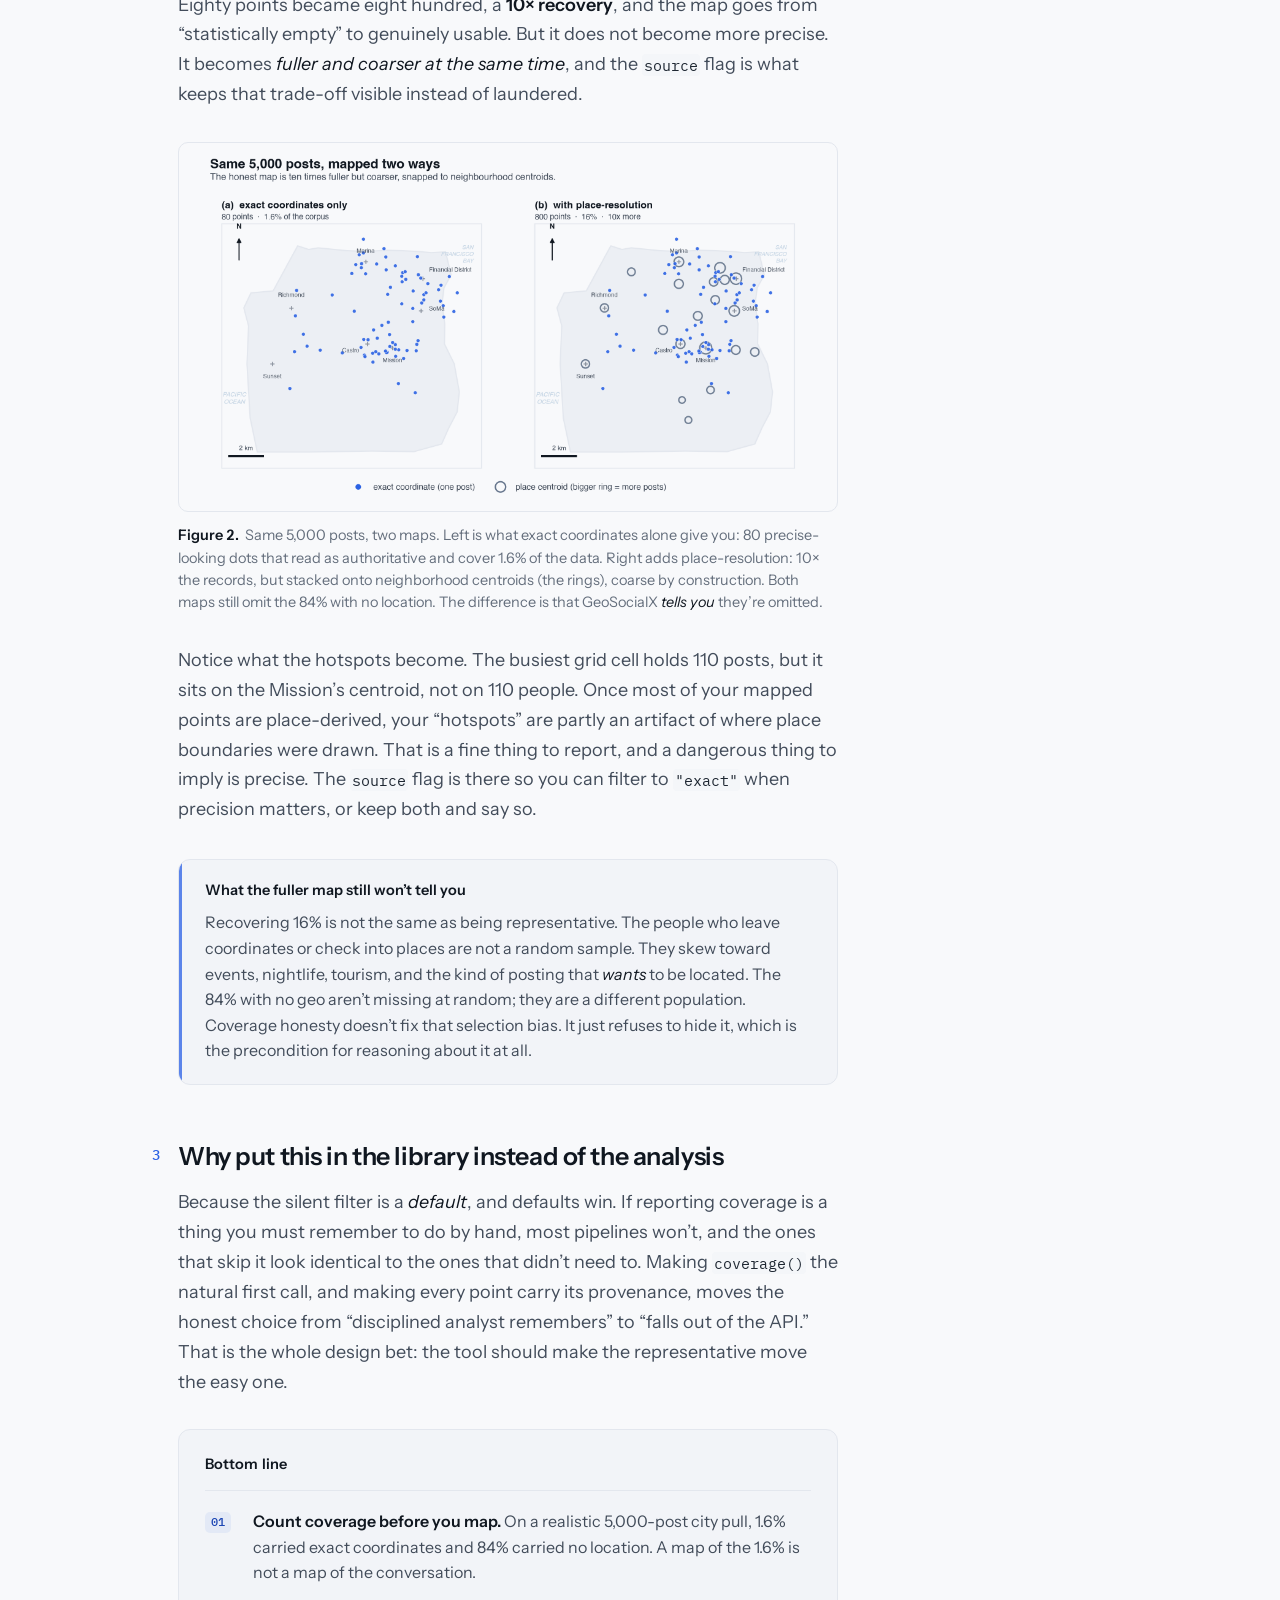
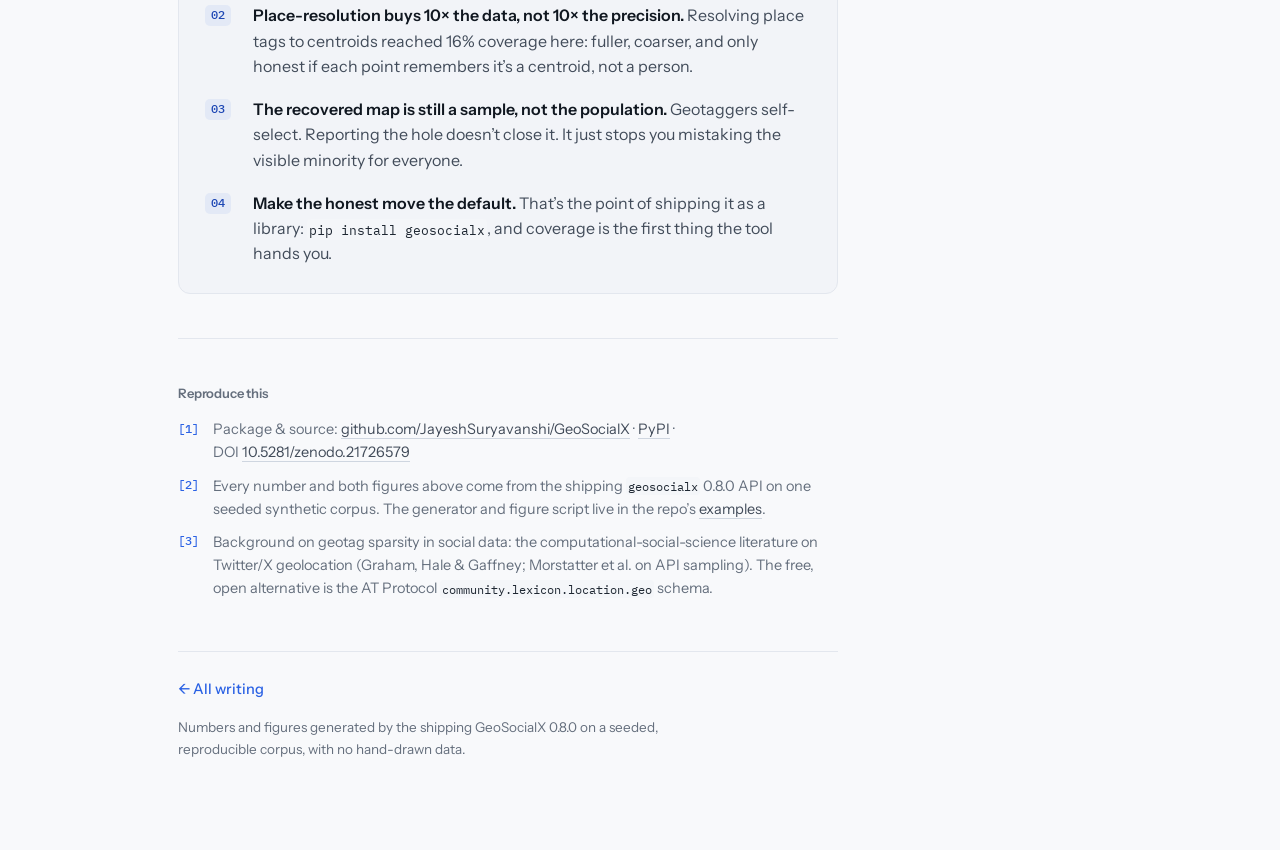
<file: blog/geosocialx-coverage.html>
<!DOCTYPE html>
<html lang="en">
<head>
  <meta charset="utf-8">
  <title>The unmapped majority · Jayesh Suryavanshi</title>
  <meta name="description" content="Most geotagged-social pipelines quietly map the 1-2% of posts that carry exact coordinates and call it 'the geography.' Count the coverage first and a different picture appears. A worked example with GeoSocialX: on a realistic 5,000-post city pull, 84% have no location, place-resolution recovers 10x more than exact coordinates alone, and the honest move is to report the hole.">
  <meta name="author" content="Jayesh Suryavanshi">
  <link rel="canonical" href="https://www.jayeshsuryavanshi.com/blog/geosocialx-coverage.html">

  <meta property="og:type" content="article">
  <meta property="og:url" content="https://www.jayeshsuryavanshi.com/blog/geosocialx-coverage.html">
  <meta property="og:site_name" content="Jayesh Suryavanshi">
  <meta property="og:title" content="The unmapped majority">
  <meta property="og:description" content="Geotagged-social pipelines quietly map the 1-2% with coordinates and call it the geography. Count the coverage first: 84% carry no location, place-resolution recovers 10x more, and the honest move is to report the hole rather than hide it. A worked example with GeoSocialX.">
  <meta property="og:image" content="https://www.jayeshsuryavanshi.com/images/og-geosocialx.png">
  <meta property="og:image:width" content="2400">
  <meta property="og:image:height" content="1260">
  <meta property="og:image:alt" content="The unmapped majority: coverage honesty for geotagged social data, by Jayesh Suryavanshi">
  <meta property="article:published_time" content="2026-07-31">

  <meta name="twitter:card" content="summary_large_image">
  <meta name="twitter:site" content="@2jayesh3">
  <meta name="twitter:creator" content="@2jayesh3">
  <meta name="twitter:title" content="The unmapped majority">
  <meta name="twitter:description" content="Geotagged-social pipelines map the 1-2% with coordinates and call it the geography. Count the coverage first. A worked example with GeoSocialX.">
  <meta name="twitter:image" content="https://www.jayeshsuryavanshi.com/images/og-geosocialx.png">
  <meta name="twitter:image:alt" content="The unmapped majority: coverage honesty for geotagged social data, by Jayesh Suryavanshi">

  <meta name="viewport" content="width=device-width, initial-scale=1">
  <meta name="theme-color" content="#f8f9fb" media="(prefers-color-scheme: light)">
  <meta name="theme-color" content="#0b0e14" media="(prefers-color-scheme: dark)">
  <link rel="apple-touch-icon" sizes="180x180" href="../apple-touch-icon.png">
  <link rel="icon" type="image/png" sizes="32x32" href="../favicon-32x32.png">
  <link rel="icon" type="image/png" sizes="16x16" href="../favicon-16x16.png">
  <link rel="manifest" href="../site.webmanifest">
  <link rel="alternate" type="application/rss+xml" title="Jayesh Suryavanshi · Writing" href="https://www.jayeshsuryavanshi.com/blog/feed.xml">
  <link rel="alternate" type="application/feed+json" title="Jayesh Suryavanshi · Writing" href="https://www.jayeshsuryavanshi.com/blog/feed.json">
  <script type="application/ld+json">
  {
    "@context": "https://schema.org",
    "@type": "BlogPosting",
    "headline": "The unmapped majority",
    "description": "Coverage honesty for geotagged social data: count what carries a location before you map it. A worked example with GeoSocialX on a realistic 5,000-post city pull.",
    "image": "https://www.jayeshsuryavanshi.com/images/og-geosocialx.png",
    "datePublished": "2026-07-31",
    "dateModified": "2026-09-22",
    "author": { "@type": "Person", "name": "Jayesh Suryavanshi", "url": "https://www.jayeshsuryavanshi.com/" },
    "publisher": { "@type": "Person", "name": "Jayesh Suryavanshi" },
    "mainEntityOfPage": "https://www.jayeshsuryavanshi.com/blog/geosocialx-coverage.html",
    "url": "https://www.jayeshsuryavanshi.com/blog/geosocialx-coverage.html"
  }
  </script>
  <link rel="preconnect" href="https://fonts.googleapis.com">
  <link rel="preconnect" href="https://fonts.gstatic.com" crossorigin>
  <link rel="stylesheet" href="https://fonts.googleapis.com/css2?family=Instrument+Sans:ital,wght@0,400..700;1,400..600&family=IBM+Plex+Mono:wght@400;500&display=swap">
  <link rel="stylesheet" href="blog.css?v=7">
  <script>
    /* scheme boot. runs before first paint so a pinned theme never flashes the
       other one. with no pinned choice the attribute stays off and the page
       follows prefers-color-scheme, which is also the no JavaScript path.
       the js class only reveals the switcher, which is inert without script */
    (function () {
      var r = document.documentElement;
      r.className += (r.className ? ' ' : '') + 'js';
      try {
        var t = localStorage.getItem('blog-theme');
        if (t === 'light' || t === 'dark' || t === 'reading') { r.setAttribute('data-theme', t); }
      } catch (e) {}
    })();
  </script>
</head>
<body>
  <div id="progress"></div>

  <div class="wrap">

    <header class="masthead">
      <a class="brand" href="../">Jayesh Suryavanshi<span class="dot">.</span></a>
      <nav>
        <a href="../">Home</a>
        <a href="./" class="here">Writing</a>
      </nav>
      <div class="theme-switch" role="group" aria-label="Color scheme">
        <button type="button" data-theme-set="light" aria-pressed="false" title="Light scheme"><span class="sw-label">Light</span></button>
        <button type="button" data-theme-set="dark" aria-pressed="false" title="Dark scheme"><span class="sw-label">Dark</span></button>
        <button type="button" data-theme-set="reading" aria-pressed="false" title="Reading scheme, warm paper and larger type"><span class="sw-label">Reading</span></button>
      </div>
    </header>

    <main id="main">
    <article>
      <p class="kicker">Research Notes</p>
      <h1 class="title">The unmapped majority</h1>
      <p class="dek">Most tools for geotagged social data quietly map the 1-2% of posts that carry exact coordinates and call it &ldquo;the geography.&rdquo; Count the coverage first and a different picture appears. This is the idea I built <a href="https://pypi.org/project/geosocialx/">GeoSocialX</a> around, plus a worked example that shows what the naive map hides.</p>
      <div class="byline">
        <span>By <strong>Jayesh Suryavanshi</strong></span>
        <span class="sep">&middot;</span>
        <span>July&nbsp;31,&nbsp;2026</span>
        <span class="sep">&middot;</span>
        <span>~6&nbsp;min read</span>
      </div>

      <section class="abstract" aria-label="Abstract">
        <h2>Abstract</h2>
        <p>Almost every map of &ldquo;what people are posting about&rdquo; is really a map of the small self-selected minority who leave their location on, plotted at full confidence while the majority is silently deleted. This note counts coverage before mapping anything: on a seeded pull of 5,000 posts only 1.6% carried an exact coordinate and 84% carried no location at all, and a single coverage() call reports the missing majority instead of discarding it.</p>
      </section>

      <div class="prose">

        <p class="lead">Here is the quiet failure mode at the heart of almost every &ldquo;map of what people are posting about&rdquo; you have ever seen. You pull some posts, keep the ones that happen to carry a location, drop the rest without comment, plot the survivors, and present the result as if it were the geography of the conversation. It is not. It is the geography of the small, self-selected minority who leave their location on, rendered at full confidence, with the majority silently deleted.</p>

        <p>The number that should stop you is how small that minority is. Exact-coordinate geotagging on the Twitter/X API has sat in the low single digits of posts for years, commonly cited at roughly <strong>1-2%</strong>.<span class="sn-ref">1</span> A coarser &ldquo;place&rdquo; tag (a city, a neighborhood, a venue) is more common but still a minority. So when a dashboard draws a heatmap of &ldquo;where the discourse is,&rdquo; it is very often drawing 1-in-50 posts and rounding the confidence up to 100%.</p>

        <aside class="sidenote"><span class="sn-num">1</span>The exact rate drifts with platform, endpoint, and era, and it fell further once the free API closed in 2023. The point isn&rsquo;t a precise constant. It&rsquo;s the order of magnitude: exact coordinates are rare, place tags are a minority, and no-location is the default state of a post.</aside>

        <p>I kept hitting this while building <a href="https://github.com/JayeshSuryavanshi/GeoSocialX">GeoSocialX</a>, a small Python package for the geospatial side of social data. The tempting design is to make the location-carrying records easy to map and say nothing about the rest. I decided the opposite should be the package&rsquo;s primary job: <strong>make the coverage of a corpus a first-class, inspectable output, before anyone draws a single dot.</strong></p>

        <h2>Count the coverage before you map anything</h2>
        <p>To show what that changes, I ran the package on a corpus I can describe exactly. It is a synthetic pull of <strong>5,000 posts</strong> across San&nbsp;Francisco, generated with a fixed seed and calibrated to the sparsity above: a small fraction with exact coordinates, a modest slice with only a place tag, and the large remainder with no location at all.<span class="sn-ref">2</span> Everything below is the real output of the shipping <code>geosocialx</code> 0.8.0 API on that corpus; the script is linked at the end.</p>

        <aside class="sidenote"><span class="sn-num">2</span>Synthetic on purpose. The honest version of this demonstration can&rsquo;t use a real feed. The whole point is that the interesting data (the un-located majority) is exactly what a real pull won&rsquo;t hand you cleanly. A seeded corpus calibrated to documented rates lets the numbers be reproducible and the argument be about method, not about one city on one week.</aside>

        <p>The first call isn&rsquo;t a map. It&rsquo;s a census:</p>

        <div class="code">
          <div class="code-bar"><span class="dots" aria-hidden="true"><i></i><i></i><i></i></span><span class="file">coverage.py</span><span class="lang">python</span></div>
          <pre tabindex="0" role="region" aria-label="Code: coverage.py"><code><span class="c"># pip install geosocialx</span>
<span class="k">from</span> geosocialx <span class="k">import</span> GeospatialExtractor, GeospatialAnalyzer

ex = GeospatialExtractor()
ex.coverage(tweets)
<span class="c"># {'total': 5000, 'with_point': 80, 'place_only': 720, 'no_geo': 4200}</span></code></pre>
        </div>

        <p>Eighty posts, <strong>1.6%</strong>, carry a real coordinate. Another 720 (14.4%) carry only a place tag. And 4,200, <strong>84% of the corpus, carry no location at all.</strong> That last number is the one every silent pipeline throws away without ever printing. Here it is a returned value, forced into the open:</p>

        <figure>
          <a href="../images/geosocialx-coverage-3x.webp" target="_blank" rel="noopener">
            <img src="../images/geosocialx-coverage.webp?v=3" alt="A unit chart of 5,000 squares, one per post: a small blue block of 80 exact-coordinate posts (1.6%), a slate block of 720 place-tagged posts (14.4%), and a large gray block of 4,200 posts with no location (84%)." width="2068" height="1452" loading="lazy">
            <span class="visually-hidden"> (opens in a new tab)</span>
          </a>
          <figcaption>One square per post. Exact coordinates (blue) are just 1.6% of the pull, and a naive map plots only those. Place-resolution recovers the place-tagged squares (slate) to reach 16%. The 84% with no location (gray) is reported by <code>coverage()</code>, not silently dropped.</figcaption>
        </figure>

        <h2>Place-resolution: 10&times; more data, honestly labeled</h2>
        <p>The 14.4% with a place tag aren&rsquo;t nothing. A place has a bounding box, and a bounding box has a centroid. GeoSocialX will resolve those place-only posts to their centroid <em>if you pass it the place geometry</em>, and (this is the part that matters) it stamps every resulting point with where it came from: <code>source="exact"</code> or <code>source="place"</code>.</p>

        <div class="code">
          <div class="code-bar"><span class="dots" aria-hidden="true"><i></i><i></i><i></i></span><span class="file">resolve.py</span><span class="lang">python</span></div>
          <pre tabindex="0" role="region" aria-label="Code: resolve.py"><code><span class="c"># The naive map most tools draw: exact coordinates only.</span>
naive = ex.extract_points(tweets)                <span class="c"># 80 points  (1.6%)</span>

<span class="c"># Resolve place tags to centroids; each point keeps its source flag.</span>
pts = ex.extract_points(tweets, places=places)   <span class="c"># 800 points (16.0%)</span>

GeospatialAnalyzer(pts).summary()
<span class="c"># {'count': 800, 'centroid': (-122.42, 37.78), 'span_km': 14.4, ...}</span></code></pre>
        </div>

        <p>Eighty points became eight hundred, a <strong>10&times; recovery</strong>, and the map goes from &ldquo;statistically empty&rdquo; to genuinely usable. But it does not become more precise. It becomes <em>fuller and coarser at the same time</em>, and the <code>source</code> flag is what keeps that trade-off visible instead of laundered.</p>

        <figure>
          <a href="../images/geosocialx-maps-3x.webp" target="_blank" rel="noopener">
            <img src="../images/geosocialx-maps.webp?v=3" alt="Two maps of San Francisco from the same 5,000 posts. Left: 80 scattered blue exact-coordinate points, 1.6%. Right: the same points plus slate rings at neighborhood centroids sized by post count, 800 points, 16%, fuller but visibly snapped to a handful of coarse locations." width="2068" height="1122" loading="lazy">
            <span class="visually-hidden"> (opens in a new tab)</span>
          </a>
          <figcaption>Same 5,000 posts, two maps. Left is what exact coordinates alone give you: 80 precise-looking dots that read as authoritative and cover 1.6% of the data. Right adds place-resolution: 10&times; the records, but stacked onto neighborhood centroids (the rings), coarse by construction. Both maps still omit the 84% with no location. The difference is that GeoSocialX <em>tells you</em> they&rsquo;re omitted.</figcaption>
        </figure>

        <p>Notice what the hotspots become. The busiest grid cell holds 110 posts, but it sits on the Mission&rsquo;s centroid, not on 110 people. Once most of your mapped points are place-derived, your &ldquo;hotspots&rdquo; are partly an artifact of where place boundaries were drawn. That is a fine thing to report, and a dangerous thing to imply is precise. The <code>source</code> flag is there so you can filter to <code>"exact"</code> when precision matters, or keep both and say so.</p>

        <div class="callout">
          <div class="label">What the fuller map still won&rsquo;t tell you</div>
          <p>Recovering 16% is not the same as being representative. The people who leave coordinates or check into places are not a random sample. They skew toward events, nightlife, tourism, and the kind of posting that <em>wants</em> to be located. The 84% with no geo aren&rsquo;t missing at random; they are a different population. Coverage honesty doesn&rsquo;t fix that selection bias. It just refuses to hide it, which is the precondition for reasoning about it at all.</p>
        </div>

        <h2>Why put this in the library instead of the analysis</h2>
        <p>Because the silent filter is a <em>default</em>, and defaults win. If reporting coverage is a thing you must remember to do by hand, most pipelines won&rsquo;t, and the ones that skip it look identical to the ones that didn&rsquo;t need to. Making <code>coverage()</code> the natural first call, and making every point carry its provenance, moves the honest choice from &ldquo;disciplined analyst remembers&rdquo; to &ldquo;falls out of the API.&rdquo; That is the whole design bet: the tool should make the representative move the easy one.</p>

        <div class="takeaways">
          <h2>Bottom line</h2>
          <ul>
            <li><strong>Count coverage before you map.</strong> On a realistic 5,000-post city pull, 1.6% carried exact coordinates and 84% carried no location. A map of the 1.6% is not a map of the conversation.</li>
            <li><strong>Place-resolution buys 10&times; the data, not 10&times; the precision.</strong> Resolving place tags to centroids reached 16% coverage here: fuller, coarser, and only honest if each point remembers it&rsquo;s a centroid, not a person.</li>
            <li><strong>The recovered map is still a sample, not the population.</strong> Geotaggers self-select. Reporting the hole doesn&rsquo;t close it. It just stops you mistaking the visible minority for everyone.</li>
            <li><strong>Make the honest move the default.</strong> That&rsquo;s the point of shipping it as a library: <code>pip install geosocialx</code>, and coverage is the first thing the tool hands you.</li>
          </ul>
        </div>

        <div class="rule"></div>

        <div class="sources">
          <h3>Reproduce this</h3>
          <ul>
            <li>Package &amp; source: <a href="https://github.com/JayeshSuryavanshi/GeoSocialX">github.com/JayeshSuryavanshi/GeoSocialX</a> &middot; <a href="https://pypi.org/project/geosocialx/">PyPI</a> &middot; DOI <a href="https://doi.org/10.5281/zenodo.21726579">10.5281/zenodo.21726579</a></li>
            <li>Every number and both figures above come from the shipping <code>geosocialx</code> 0.8.0 API on one seeded synthetic corpus. The generator and figure script live in the repo&rsquo;s <a href="https://github.com/JayeshSuryavanshi/GeoSocialX/blob/main/examples/coverage_worked_example.py">examples</a>.</li>
            <li>Background on geotag sparsity in social data: the computational-social-science literature on Twitter/X geolocation (Graham, Hale &amp; Gaffney; Morstatter et&nbsp;al. on API sampling). The free, open alternative is the AT&nbsp;Protocol <code>community.lexicon.location.geo</code> schema.</li>
          </ul>
        </div>

      </div>
    </article>
    </main>

    <footer class="post-foot">
      <a class="back" href="./">&larr; All writing</a>
      <p class="made">Numbers and figures generated by the shipping GeoSocialX 0.8.0 on a seeded, reproducible corpus, with no hand-drawn data.</p>
    </footer>

  </div>

  <script>
    (function () {
      var bar = document.getElementById('progress');
      function tick() {
        var h = document.documentElement;
        var max = h.scrollHeight - h.clientHeight;
        bar.style.width = (max > 0 ? (h.scrollTop / max) * 100 : 0) + '%';
      }
      document.addEventListener('scroll', tick, { passive: true });
      tick();
    })();
  </script>
  <script>
    (function () {
      /* margin notes float from where their <aside> sits in the source, after
         the paragraph that cites them, so on the rail they started a paragraph
         or more below their mark. this lifts each note until its first line
         shares a baseline with its reference, never closer than 16px under the
         note above. rail widths only: below 1104px the notes are plain blocks
         after their paragraph and are left alone */
      var notes = document.querySelectorAll('aside.sidenote');
      if (!notes.length || !window.matchMedia) { return; }
      var wide = window.matchMedia('(min-width: 1104px)');
      function textNear(el, forward) {
        var box = forward ? el.parentNode : (el.closest('p, li, td, blockquote') || el.parentNode);
        var w = document.createTreeWalker(box, NodeFilter.SHOW_TEXT), n, hit = null;
        while ((n = w.nextNode())) {
          var after = el.compareDocumentPosition(n) & Node.DOCUMENT_POSITION_FOLLOWING;
          if (el.contains(n) || !/\S/.test(n.data)) { continue; }
          if (forward && after) { return { n: n, i: n.data.search(/\S/) }; }
          if (!forward && !after) { hit = { n: n, i: n.data.replace(/\s+$/, '').length - 1 }; }
        }
        return hit;
      }
      function charBottom(t) {
        var r = document.createRange();
        r.setStart(t.n, t.i); r.setEnd(t.n, t.i + 1);
        return r.getBoundingClientRect().bottom;
      }
      function align() {
        var i, floor = -Infinity;
        for (i = 0; i < notes.length; i++) { notes[i].style.removeProperty('--sn-lift'); }
        if (!wide.matches) { return; }
        var refs = document.querySelectorAll('.sn-ref');
        for (i = 0; i < notes.length; i++) {
          var n = notes[i], num = n.querySelector('.sn-num'), ref = null;
          for (var j = 0; num && j < refs.length; j++) {
            if (refs[j].textContent.trim() === num.textContent.trim()) { ref = refs[j]; break; }
          }
          var a = num && textNear(num, true), b = ref && textNear(ref, false);
          if (!a || !b) { continue; }
          /* a zero size inline-block sits on the baseline. measured inside the
             note only, where the first line is never full, then carried to the
             reference line as a fraction of font size (both are the same face) */
          var probe = document.createElement('span');
          probe.style.cssText = 'display:inline-block;width:0;height:0';
          num.parentNode.insertBefore(probe, num.nextSibling);
          var noteBase = probe.getBoundingClientRect().top;
          probe.parentNode.removeChild(probe);
          var nfs = parseFloat(getComputedStyle(n).fontSize);
          var drop = (charBottom(a) - noteBase) / nfs;
          var refBase = charBottom(b) - drop * parseFloat(getComputedStyle(b.n.parentNode).fontSize);
          var top = n.getBoundingClientRect().top;
          var want = Math.max(top + refBase - noteBase, floor);
          /* a custom property, not margin-top: blog.css reads it only on the
             rail, so print and narrow layouts never inherit a stale lift */
          n.style.setProperty('--sn-lift', ((parseFloat(getComputedStyle(n).marginTop) || 0) + want - top) + 'px');
          floor = n.getBoundingClientRect().bottom + 16;
        }
      }
      align();
      if (document.fonts && document.fonts.ready) { document.fonts.ready.then(align); }
      window.addEventListener('load', align);
      var t;
      window.addEventListener('resize', function () { clearTimeout(t); t = setTimeout(align, 100); });
      if (wide.addEventListener) { wide.addEventListener('change', align); } else if (wide.addListener) { wide.addListener(align); }
      /* the reading scheme changes type size, so every line moves */
      if (window.MutationObserver) {
        new MutationObserver(align).observe(document.documentElement, { attributes: true, attributeFilter: ['data-theme'] });
      }
    })();
  </script>
  <script>
    /* the scheme switcher. the pinned choice lives in localStorage, and every
       access is guarded because storage throws in private mode and when site
       data is blocked. with nothing pinned the buttons show whichever scheme
       the operating system is asking for, and follow it if it changes */
    (function () {
      var KEY = 'blog-theme';
      var OK = { light: 1, dark: 1, reading: 1 };
      var root = document.documentElement;
      var group = document.querySelector('.theme-switch');
      if (!group) { return; }
      var buttons = group.querySelectorAll('button[data-theme-set]');
      var mq = window.matchMedia ? window.matchMedia('(prefers-color-scheme: dark)') : null;

      /* the attribute on <html> is the source of truth, not storage: the boot
         script has already copied any pinned choice onto it, and when storage
         is unavailable the buttons still agree with what the page is showing */
      function pinned() { var t = root.getAttribute('data-theme'); return OK[t] ? t : null; }
      function mark() {
        var active = pinned() || ((mq && mq.matches) ? 'dark' : 'light');
        for (var i = 0; i < buttons.length; i++) {
          buttons[i].setAttribute('aria-pressed',
            buttons[i].getAttribute('data-theme-set') === active ? 'true' : 'false');
        }
      }
      function pick(name) {
        if (!OK[name]) { return; }
        root.setAttribute('data-theme', name);
        try { localStorage.setItem(KEY, name); } catch (e) {}
        mark();
      }
      for (var i = 0; i < buttons.length; i++) {
        buttons[i].addEventListener('click', function () {
          pick(this.getAttribute('data-theme-set'));
        });
      }
      mark();
      if (mq) {
        var follow = function () { if (!pinned()) { mark(); } };
        if (mq.addEventListener) { mq.addEventListener('change', follow); }
        else if (mq.addListener) { mq.addListener(follow); }
      }
    })();
  </script>
</body>

</html>
</file>
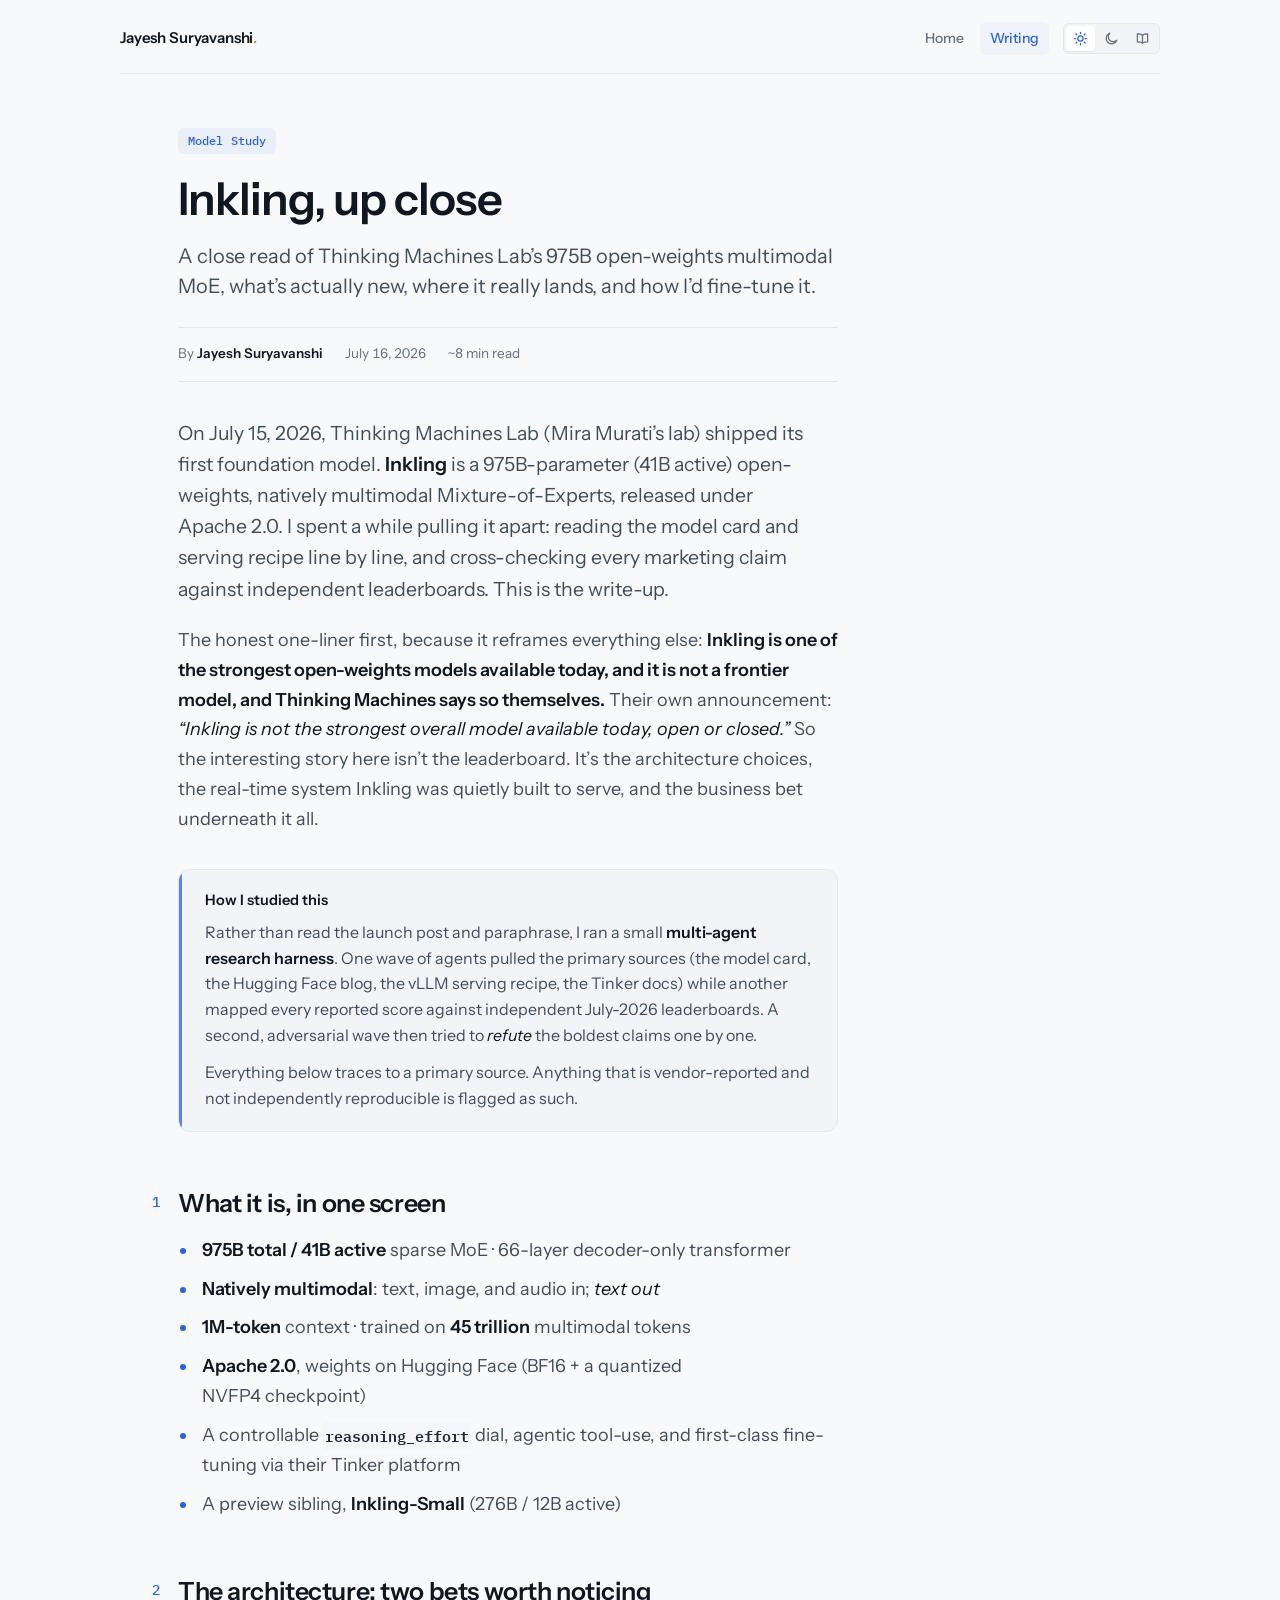
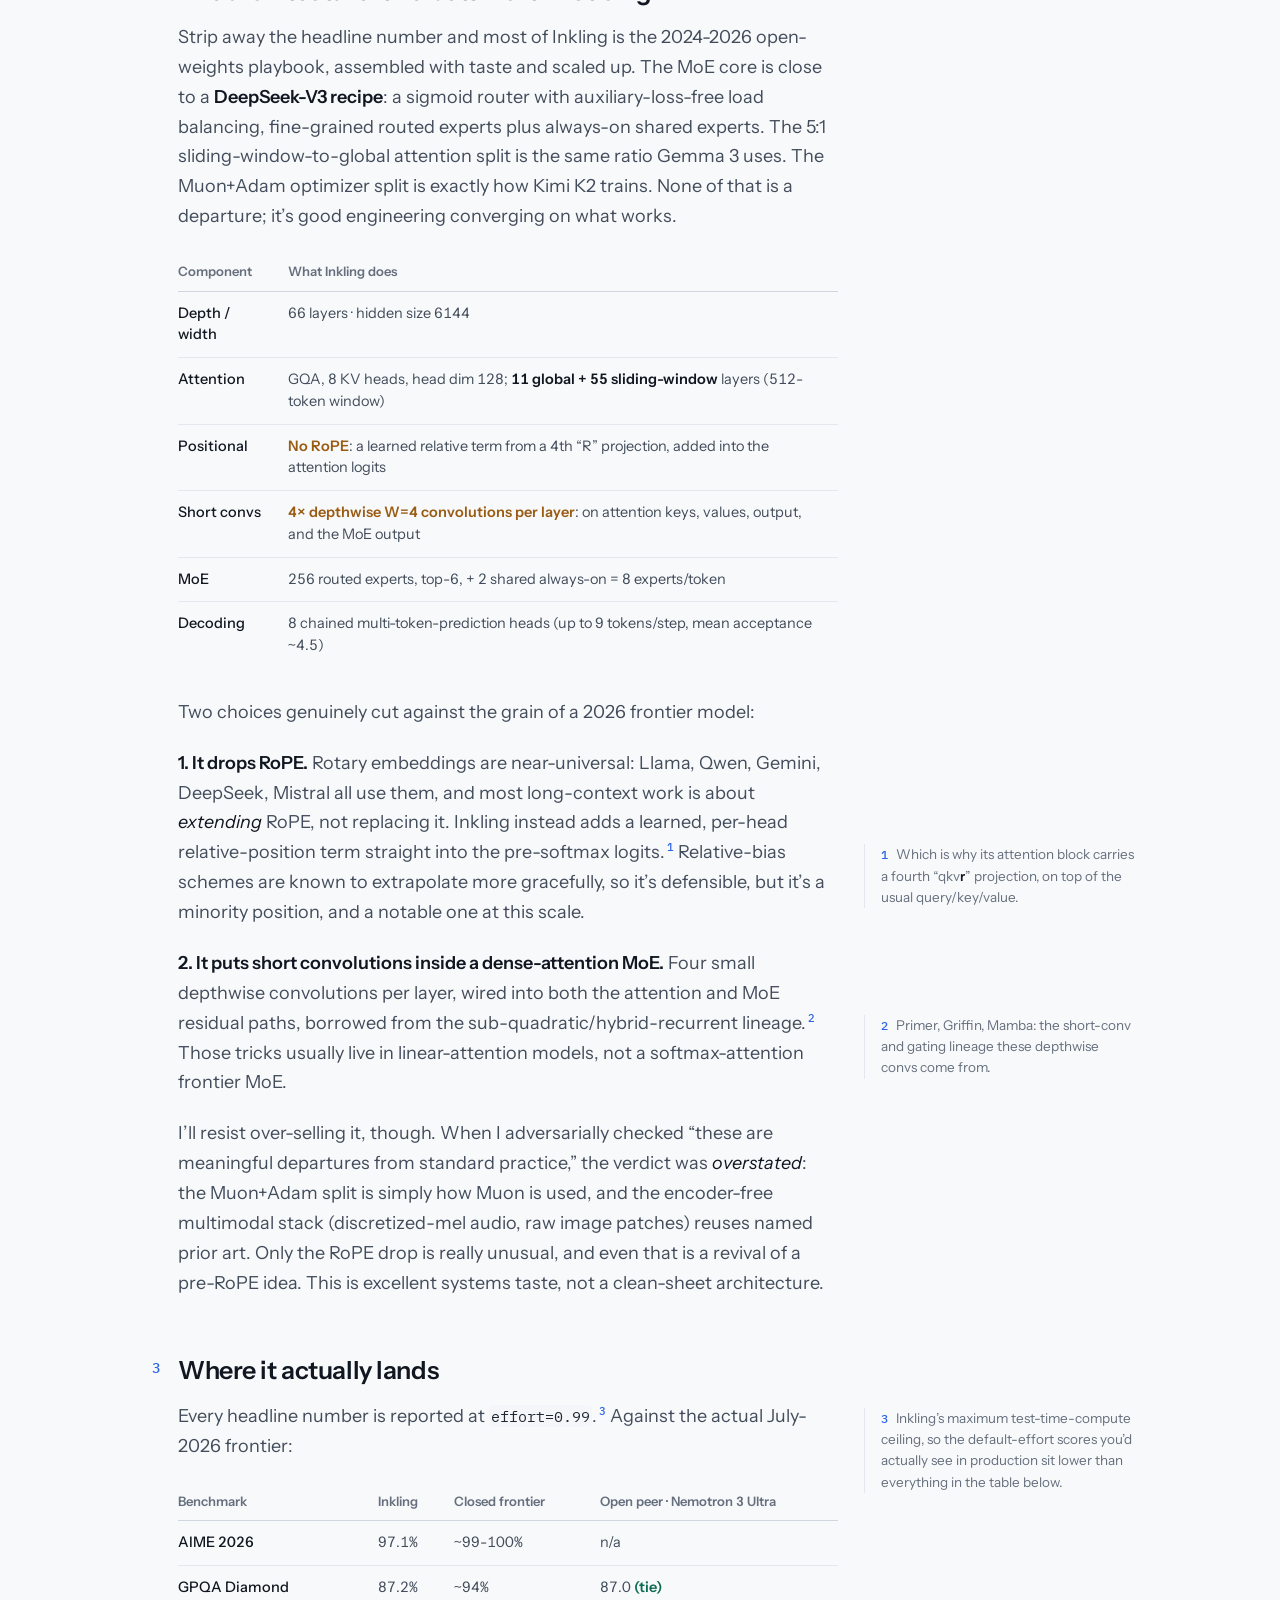
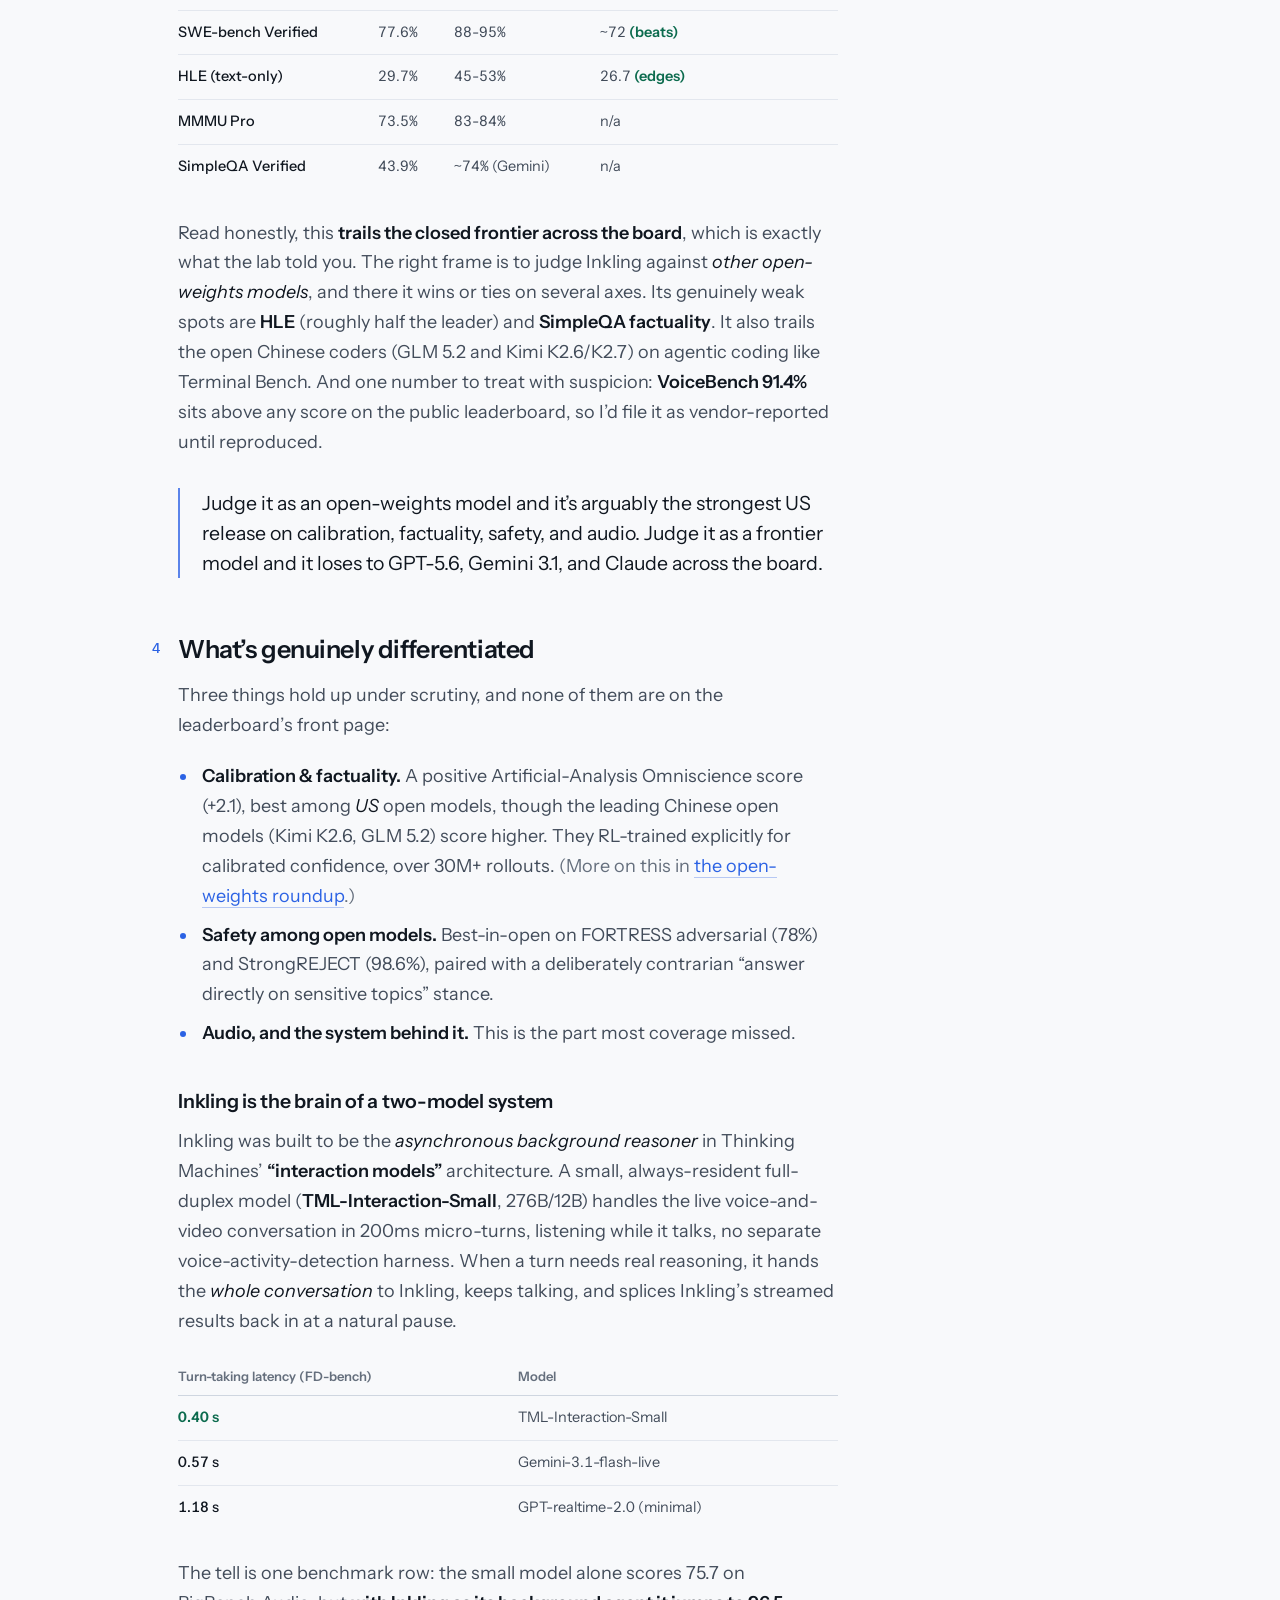
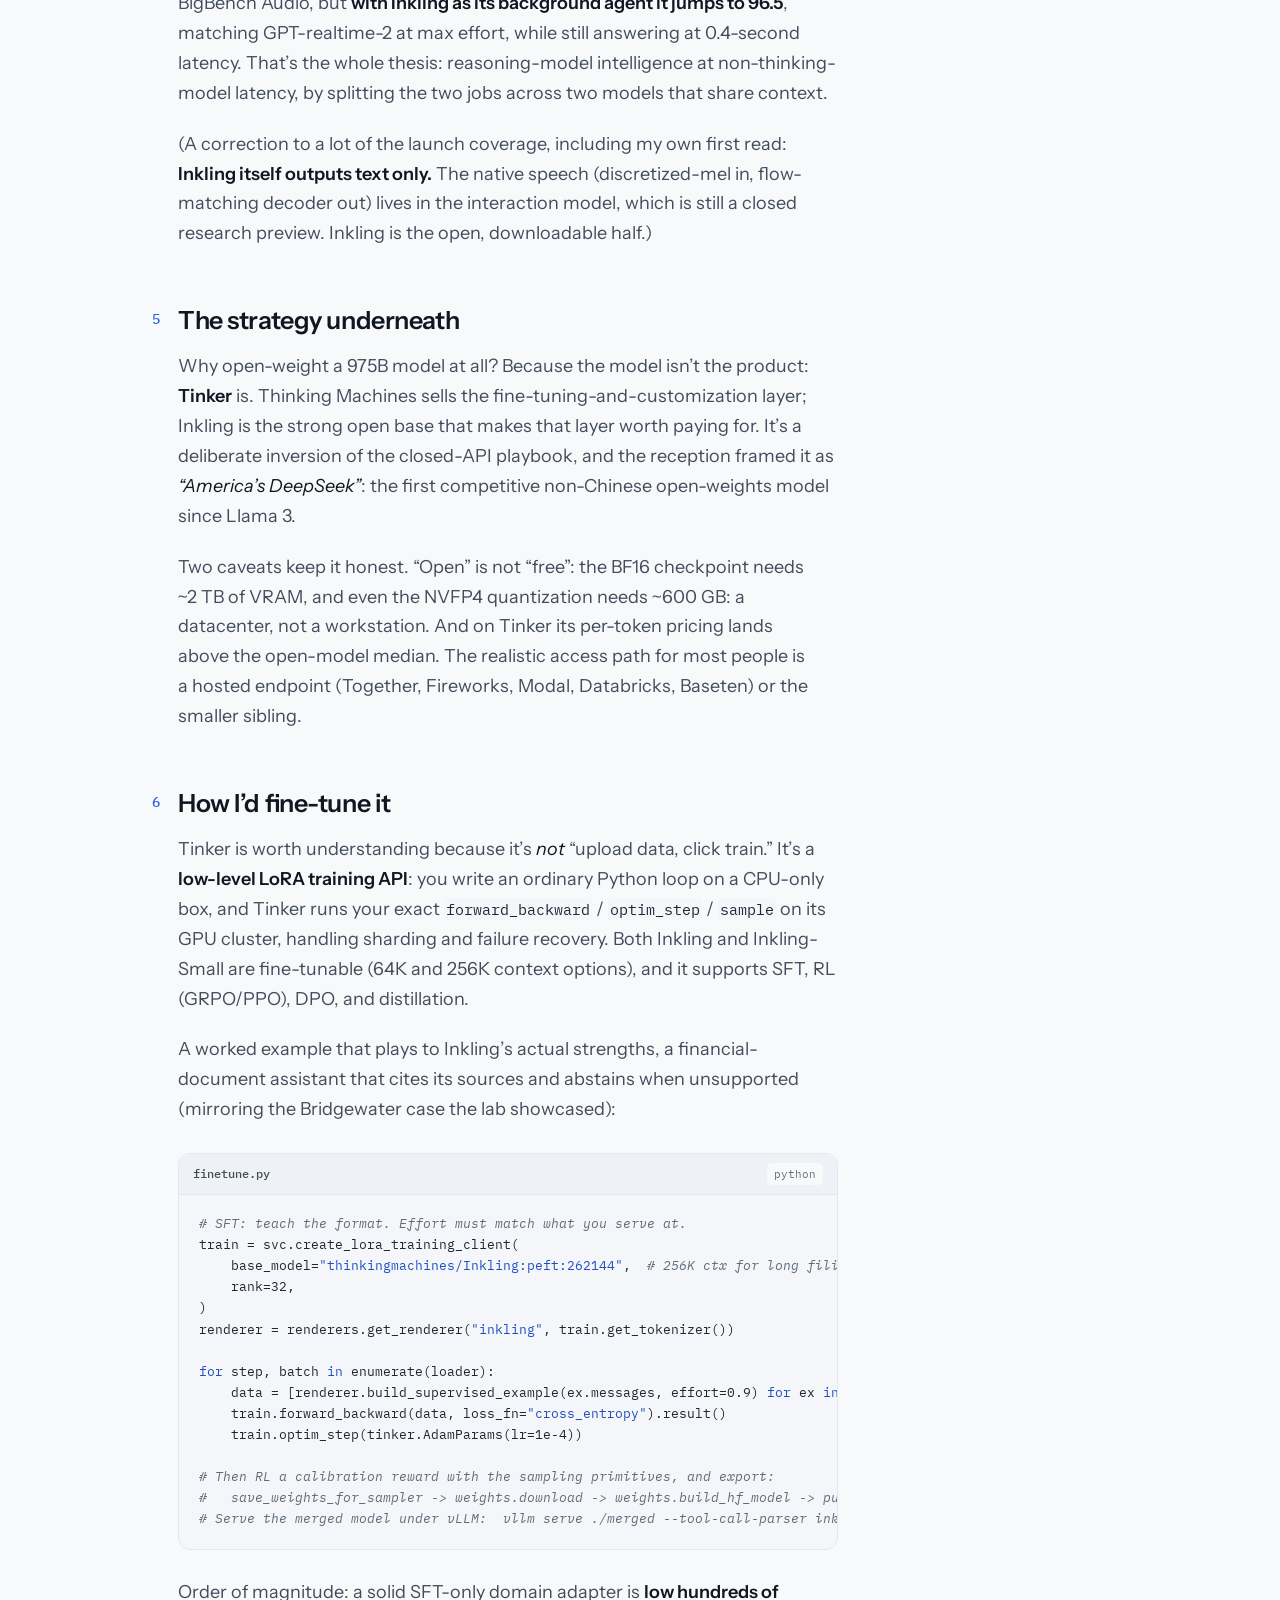
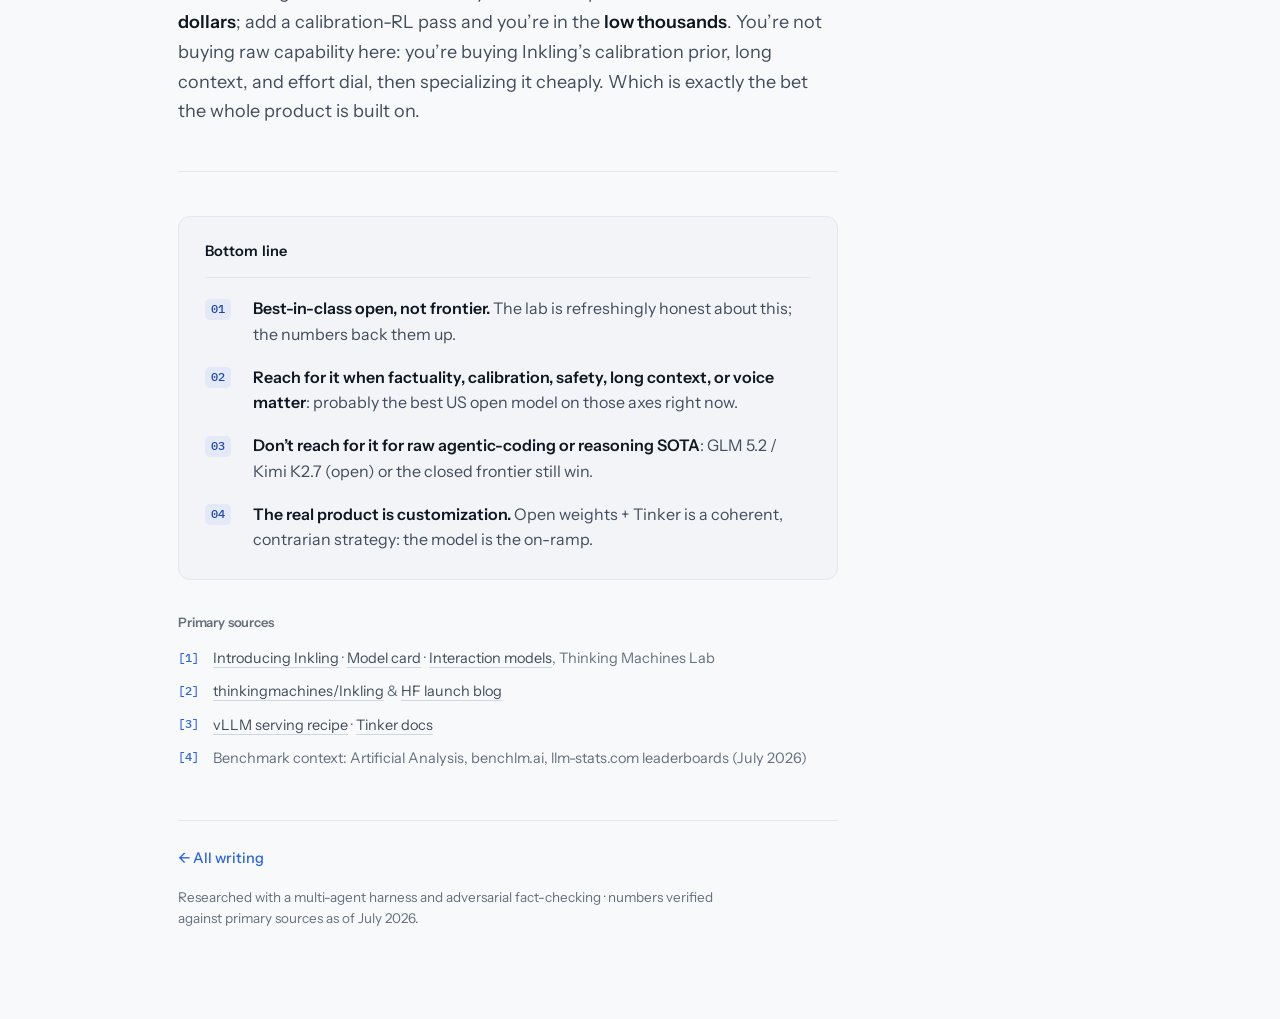
<file: blog/inkling.html>
<!DOCTYPE html>
<html lang="en">
<head>
  <meta charset="utf-8">
  <title>Inkling, up close · Jayesh Suryavanshi</title>
  <meta name="description" content="A close technical read of Thinking Machines Lab's Inkling: a 975B-parameter open-weights multimodal MoE. What's actually new in the architecture, where it really lands on benchmarks, the interaction-models system it was built for, and how to fine-tune it on Tinker.">
  <meta name="author" content="Jayesh Suryavanshi">
  <link rel="canonical" href="https://www.jayeshsuryavanshi.com/blog/inkling.html">

  <meta property="og:type" content="article">
  <meta property="og:url" content="https://www.jayeshsuryavanshi.com/blog/inkling.html">
  <meta property="og:site_name" content="Jayesh Suryavanshi">
  <meta property="og:title" content="Inkling, up close">
  <meta property="og:description" content="A close technical read of Thinking Machines Lab's 975B open-weights multimodal MoE, what's new, where it really lands, and how I'd fine-tune it.">
  <meta property="og:image" content="https://www.jayeshsuryavanshi.com/images/og-inkling.png">
  <meta property="og:image:width" content="2400">
  <meta property="og:image:height" content="1260">
  <meta property="og:image:alt" content="Inkling, up close: a model study by Jayesh Suryavanshi">
  <meta property="article:published_time" content="2026-07-16">

  <meta name="twitter:card" content="summary_large_image">
  <meta name="twitter:site" content="@2jayesh3">
  <meta name="twitter:creator" content="@2jayesh3">
  <meta name="twitter:title" content="Inkling, up close">
  <meta name="twitter:description" content="A close technical read of Thinking Machines Lab's 975B open-weights multimodal MoE, what's new, where it really lands, and how I'd fine-tune it.">
  <meta name="twitter:image" content="https://www.jayeshsuryavanshi.com/images/og-inkling.png">
  <meta name="twitter:image:alt" content="Inkling, up close: a model study by Jayesh Suryavanshi">

  <meta name="viewport" content="width=device-width, initial-scale=1">
  <meta name="theme-color" content="#f8f9fb" media="(prefers-color-scheme: light)">
  <meta name="theme-color" content="#0b0e14" media="(prefers-color-scheme: dark)">
  <link rel="apple-touch-icon" sizes="180x180" href="../apple-touch-icon.png">
  <link rel="icon" type="image/png" sizes="32x32" href="../favicon-32x32.png">
  <link rel="icon" type="image/png" sizes="16x16" href="../favicon-16x16.png">
  <link rel="manifest" href="../site.webmanifest">
  <link rel="alternate" type="application/rss+xml" title="Jayesh Suryavanshi · Writing" href="https://www.jayeshsuryavanshi.com/blog/feed.xml">
  <link rel="alternate" type="application/feed+json" title="Jayesh Suryavanshi · Writing" href="https://www.jayeshsuryavanshi.com/blog/feed.json">
  <script type="application/ld+json">
  {
    "@context": "https://schema.org",
    "@type": "BlogPosting",
    "headline": "Inkling, up close",
    "description": "A close technical read of Thinking Machines Lab's 975B open-weights multimodal MoE, what's new, where it really lands, and how I'd fine-tune it.",
    "image": "https://www.jayeshsuryavanshi.com/images/og-inkling.png",
    "datePublished": "2026-07-16",
    "dateModified": "2026-07-16",
    "author": { "@type": "Person", "name": "Jayesh Suryavanshi", "url": "https://www.jayeshsuryavanshi.com/" },
    "publisher": { "@type": "Person", "name": "Jayesh Suryavanshi" },
    "mainEntityOfPage": "https://www.jayeshsuryavanshi.com/blog/inkling.html",
    "url": "https://www.jayeshsuryavanshi.com/blog/inkling.html"
  }
  </script>
  <link rel="preconnect" href="https://fonts.googleapis.com">
  <link rel="preconnect" href="https://fonts.gstatic.com" crossorigin>
  <link rel="stylesheet" href="https://fonts.googleapis.com/css2?family=Instrument+Sans:ital,wght@0,400..700;1,400..600&family=IBM+Plex+Mono:wght@400;500&display=swap">
  <link rel="stylesheet" href="blog.css?v=7">
  <script>
    /* scheme boot. runs before first paint so a pinned theme never flashes the
       other one. with no pinned choice the attribute stays off and the page
       follows prefers-color-scheme, which is also the no JavaScript path.
       the js class only reveals the switcher, which is inert without script */
    (function () {
      var r = document.documentElement;
      r.className += (r.className ? ' ' : '') + 'js';
      try {
        var t = localStorage.getItem('blog-theme');
        if (t === 'light' || t === 'dark' || t === 'reading') { r.setAttribute('data-theme', t); }
      } catch (e) {}
    })();
  </script>
</head>
<body>
  <div id="progress"></div>

  <div class="wrap">

    <header class="masthead">
      <a class="brand" href="../">Jayesh Suryavanshi<span class="dot">.</span></a>
      <nav>
        <a href="../">Home</a>
        <a href="./" class="here">Writing</a>
      </nav>
      <div class="theme-switch" role="group" aria-label="Color scheme">
        <button type="button" data-theme-set="light" aria-pressed="false" title="Light scheme"><span class="sw-label">Light</span></button>
        <button type="button" data-theme-set="dark" aria-pressed="false" title="Dark scheme"><span class="sw-label">Dark</span></button>
        <button type="button" data-theme-set="reading" aria-pressed="false" title="Reading scheme, warm paper and larger type"><span class="sw-label">Reading</span></button>
      </div>
    </header>

    <main id="main">
    <article>
      <p class="kicker">Model Study</p>
      <h1 class="title">Inkling, up close</h1>
      <p class="dek">A close read of Thinking Machines Lab&rsquo;s 975B open-weights multimodal MoE, what&rsquo;s actually new, where it really lands, and how I&rsquo;d fine-tune it.</p>
      <div class="byline">
        <span>By <strong>Jayesh Suryavanshi</strong></span>
        <span class="sep">·</span>
        <span>July&nbsp;16,&nbsp;2026</span>
        <span class="sep">·</span>
        <span>~8&nbsp;min read</span>
      </div>

      <div class="prose">

        <p class="lead">On July&nbsp;15,&nbsp;2026, Thinking Machines Lab (Mira Murati&rsquo;s lab) shipped its first foundation model. <strong>Inkling</strong> is a 975B-parameter (41B active) open-weights, natively multimodal Mixture-of-Experts, released under Apache&nbsp;2.0. I spent a while pulling it apart: reading the model card and serving recipe line by line, and cross-checking every marketing claim against independent leaderboards. This is the write-up.</p>

        <p>The honest one-liner first, because it reframes everything else: <strong>Inkling is one of the strongest open-weights models available today, and it is not a frontier model, and Thinking Machines says so themselves.</strong> Their own announcement: <em>&ldquo;Inkling is not the strongest overall model available today, open or closed.&rdquo;</em> So the interesting story here isn&rsquo;t the leaderboard. It&rsquo;s the architecture choices, the real-time system Inkling was quietly built to serve, and the business bet underneath it all.</p>

        <div class="callout">
          <div class="label">How I studied this</div>
          <p>Rather than read the launch post and paraphrase, I ran a small <strong>multi-agent research harness</strong>. One wave of agents pulled the primary sources (the model card, the Hugging&nbsp;Face blog, the vLLM serving recipe, the Tinker docs) while another mapped every reported score against independent July-2026 leaderboards. A second, adversarial wave then tried to <em>refute</em> the boldest claims one by one.</p>
          <p>Everything below traces to a primary source. Anything that is vendor-reported and not independently reproducible is flagged as such.</p>
        </div>

        <h2>What it is, in one screen</h2>
        <ul>
          <li><strong>975B total / 41B active</strong> sparse MoE · 66-layer decoder-only transformer</li>
          <li><strong>Natively multimodal</strong>: text, image, and audio in; <em>text out</em></li>
          <li><strong>1M-token</strong> context · trained on <strong>45&nbsp;trillion</strong> multimodal tokens</li>
          <li><strong>Apache&nbsp;2.0</strong>, weights on Hugging&nbsp;Face (BF16 + a quantized NVFP4 checkpoint)</li>
          <li>A controllable <strong><code>reasoning_effort</code></strong> dial, agentic tool-use, and first-class fine-tuning via their Tinker platform</li>
          <li>A preview sibling, <strong>Inkling-Small</strong> (276B / 12B active)</li>
        </ul>

        <h2>The architecture: two bets worth noticing</h2>
        <p>Strip away the headline number and most of Inkling is the 2024-2026 open-weights playbook, assembled with taste and scaled up. The MoE core is close to a <strong>DeepSeek-V3 recipe</strong>: a sigmoid router with auxiliary-loss-free load balancing, fine-grained routed experts plus always-on shared experts. The 5:1 sliding-window-to-global attention split is the same ratio Gemma&nbsp;3 uses. The Muon+Adam optimizer split is exactly how Kimi&nbsp;K2 trains. None of that is a departure; it&rsquo;s good engineering converging on what works.</p>

        <div class="table-scroll">
        <table>
          <thead><tr><th>Component</th><th>What Inkling does</th></tr></thead>
          <tbody>
            <tr><td>Depth / width</td><td>66 layers · hidden size 6144</td></tr>
            <tr><td>Attention</td><td>GQA, 8 KV heads, head&nbsp;dim 128; <strong>11 global + 55 sliding-window</strong> layers (512-token window)</td></tr>
            <tr><td>Positional</td><td><span class="warn">No RoPE</span>: a learned relative term from a 4th &ldquo;R&rdquo; projection, added into the attention logits</td></tr>
            <tr><td>Short convs</td><td><span class="warn">4× depthwise W=4 convolutions per layer</span>: on attention keys, values, output, and the MoE output</td></tr>
            <tr><td>MoE</td><td>256 routed experts, top-6, + 2 shared always-on = 8 experts/token</td></tr>
            <tr><td>Decoding</td><td>8 chained multi-token-prediction heads (up to 9 tokens/step, mean acceptance ~4.5)</td></tr>
          </tbody>
        </table>
        </div>

        <p>Two choices genuinely cut against the grain of a 2026 frontier model:</p>
        <p><strong>1. It drops RoPE.</strong> Rotary embeddings are near-universal: Llama, Qwen, Gemini, DeepSeek, Mistral all use them, and most long-context work is about <em>extending</em> RoPE, not replacing it. Inkling instead adds a learned, per-head relative-position term straight into the pre-softmax logits.<span class="sn-ref">1</span> Relative-bias schemes are known to extrapolate more gracefully, so it&rsquo;s defensible, but it&rsquo;s a minority position, and a notable one at this scale.</p>

        <aside class="sidenote"><span class="sn-num">1</span>Which is why its attention block carries a fourth &ldquo;qkv<strong>r</strong>&rdquo; projection, on top of the usual query/key/value.</aside>
        <p><strong>2. It puts short convolutions inside a dense-attention MoE.</strong> Four small depthwise convolutions per layer, wired into both the attention and MoE residual paths, borrowed from the sub-quadratic/hybrid-recurrent lineage.<span class="sn-ref">2</span> Those tricks usually live in linear-attention models, not a softmax-attention frontier MoE.</p>

        <aside class="sidenote"><span class="sn-num">2</span>Primer, Griffin, Mamba: the short-conv and gating lineage these depthwise convs come from.</aside>
        <p>I&rsquo;ll resist over-selling it, though. When I adversarially checked &ldquo;these are meaningful departures from standard practice,&rdquo; the verdict was <em>overstated</em>: the Muon+Adam split is simply how Muon is used, and the encoder-free multimodal stack (discretized-mel audio, raw image patches) reuses named prior art. Only the RoPE drop is really unusual, and even that is a revival of a pre-RoPE idea. This is excellent systems taste, not a clean-sheet architecture.</p>

        <h2>Where it actually lands</h2>
        <p>Every headline number is reported at <code>effort=0.99</code>.<span class="sn-ref">3</span> Against the actual July-2026 frontier:</p>

        <aside class="sidenote"><span class="sn-num">3</span>Inkling&rsquo;s maximum test-time-compute ceiling, so the default-effort scores you&rsquo;d actually see in production sit lower than everything in the table below.</aside>

        <div class="table-scroll" tabindex="0" role="region" aria-label="Benchmark comparison">
        <table>
          <thead><tr><th>Benchmark</th><th>Inkling</th><th>Closed frontier</th><th>Open peer · Nemotron&nbsp;3&nbsp;Ultra</th></tr></thead>
          <tbody>
            <tr><td>AIME 2026</td><td>97.1%</td><td>~99-100%</td><td>n/a</td></tr>
            <tr><td>GPQA Diamond</td><td>87.2%</td><td>~94%</td><td>87.0 <span class="win">(tie)</span></td></tr>
            <tr><td>SWE-bench Verified</td><td>77.6%</td><td>88-95%</td><td>~72 <span class="win">(beats)</span></td></tr>
            <tr><td>HLE (text-only)</td><td>29.7%</td><td>45-53%</td><td>26.7 <span class="win">(edges)</span></td></tr>
            <tr><td>MMMU Pro</td><td>73.5%</td><td>83-84%</td><td>n/a</td></tr>
            <tr><td>SimpleQA Verified</td><td>43.9%</td><td>~74% (Gemini)</td><td>n/a</td></tr>
          </tbody>
        </table>
        </div>

        <p>Read honestly, this <strong>trails the closed frontier across the board</strong>, which is exactly what the lab told you. The right frame is to judge Inkling against <em>other open-weights models</em>, and there it wins or ties on several axes. Its genuinely weak spots are <strong>HLE</strong> (roughly half the leader) and <strong>SimpleQA factuality</strong>. It also trails the open Chinese coders (GLM&nbsp;5.2 and Kimi&nbsp;K2.6/K2.7) on agentic coding like Terminal&nbsp;Bench. And one number to treat with suspicion: <strong>VoiceBench 91.4%</strong> sits above any score on the public leaderboard, so I&rsquo;d file it as vendor-reported until reproduced.</p>

        <blockquote>
          Judge it as an open-weights model and it&rsquo;s arguably the strongest US release on calibration, factuality, safety, and audio. Judge it as a frontier model and it loses to GPT-5.6, Gemini&nbsp;3.1, and Claude across the board.
        </blockquote>

        <h2>What&rsquo;s genuinely differentiated</h2>
        <p>Three things hold up under scrutiny, and none of them are on the leaderboard&rsquo;s front page:</p>
        <ul>
          <li><strong>Calibration &amp; factuality.</strong> A positive Artificial-Analysis Omniscience score (+2.1), best among <em>US</em> open models, though the leading Chinese open models (Kimi&nbsp;K2.6, GLM&nbsp;5.2) score higher. They RL-trained explicitly for calibrated confidence, over 30M+ rollouts. <span style="color:var(--faint)">(More on this in <a href="open-weights-frontier.html">the open-weights roundup</a>.)</span></li>
          <li><strong>Safety among open models.</strong> Best-in-open on FORTRESS adversarial (78%) and StrongREJECT (98.6%), paired with a deliberately contrarian &ldquo;answer directly on sensitive topics&rdquo; stance.</li>
          <li><strong>Audio, and the system behind it.</strong> This is the part most coverage missed.</li>
        </ul>

        <h3>Inkling is the brain of a two-model system</h3>
        <p>Inkling was built to be the <em>asynchronous background reasoner</em> in Thinking Machines&rsquo; <strong>&ldquo;interaction models&rdquo;</strong> architecture. A small, always-resident full-duplex model (<strong>TML-Interaction-Small</strong>, 276B/12B) handles the live voice-and-video conversation in 200ms micro-turns, listening while it talks, no separate voice-activity-detection harness. When a turn needs real reasoning, it hands the <em>whole conversation</em> to Inkling, keeps talking, and splices Inkling&rsquo;s streamed results back in at a natural pause.</p>

        <div class="table-scroll">
        <table>
          <thead><tr><th>Turn-taking latency (FD-bench)</th><th>Model</th></tr></thead>
          <tbody>
            <tr><td><span class="win">0.40&nbsp;s</span></td><td>TML-Interaction-Small</td></tr>
            <tr><td>0.57&nbsp;s</td><td>Gemini-3.1-flash-live</td></tr>
            <tr><td>1.18&nbsp;s</td><td>GPT-realtime-2.0 (minimal)</td></tr>
          </tbody>
        </table>
        </div>

        <p>The tell is one benchmark row: the small model alone scores 75.7 on BigBench&nbsp;Audio, but <strong>with Inkling as its background agent it jumps to 96.5</strong>, matching GPT-realtime-2 at max effort, while still answering at 0.4-second latency. That&rsquo;s the whole thesis: reasoning-model intelligence at non-thinking-model latency, by splitting the two jobs across two models that share context.</p>
        <p>(A correction to a lot of the launch coverage, including my own first read: <strong>Inkling itself outputs text only.</strong> The native speech (discretized-mel in, flow-matching decoder out) lives in the interaction model, which is still a closed research preview. Inkling is the open, downloadable half.)</p>

        <h2>The strategy underneath</h2>
        <p>Why open-weight a 975B model at all? Because the model isn&rsquo;t the product: <strong>Tinker</strong> is. Thinking Machines sells the fine-tuning-and-customization layer; Inkling is the strong open base that makes that layer worth paying for. It&rsquo;s a deliberate inversion of the closed-API playbook, and the reception framed it as <em>&ldquo;America&rsquo;s DeepSeek&rdquo;</em>: the first competitive non-Chinese open-weights model since Llama&nbsp;3.</p>
        <p>Two caveats keep it honest. &ldquo;Open&rdquo; is not &ldquo;free&rdquo;: the BF16 checkpoint needs ~2&nbsp;TB of VRAM, and even the NVFP4 quantization needs ~600&nbsp;GB: a datacenter, not a workstation. And on Tinker its per-token pricing lands above the open-model median. The realistic access path for most people is a hosted endpoint (Together, Fireworks, Modal, Databricks, Baseten) or the smaller sibling.</p>

        <h2>How I&rsquo;d fine-tune it</h2>
        <p>Tinker is worth understanding because it&rsquo;s <em>not</em> &ldquo;upload data, click train.&rdquo; It&rsquo;s a <strong>low-level LoRA training API</strong>: you write an ordinary Python loop on a CPU-only box, and Tinker runs your exact <code>forward_backward</code> / <code>optim_step</code> / <code>sample</code> on its GPU cluster, handling sharding and failure recovery. Both Inkling and Inkling-Small are fine-tunable (64K and 256K context options), and it supports SFT, RL (GRPO/PPO), DPO, and distillation.</p>
        <p>A worked example that plays to Inkling&rsquo;s actual strengths, a financial-document assistant that cites its sources and abstains when unsupported (mirroring the Bridgewater case the lab showcased):</p>
        <div class="code">
          <div class="code-bar"><span class="dots" aria-hidden="true"><i></i><i></i><i></i></span><span class="file">finetune.py</span><span class="lang">python</span></div>
          <pre tabindex="0" role="region" aria-label="Code: finetune.py"><code><span class="c"># SFT: teach the format. Effort must match what you serve at.</span>
train = svc.create_lora_training_client(
    base_model=<span class="k">"thinkingmachines/Inkling:peft:262144"</span>,  <span class="c"># 256K ctx for long filings</span>
    rank=32,
)
renderer = renderers.get_renderer(<span class="k">"inkling"</span>, train.get_tokenizer())

<span class="k">for</span> step, batch <span class="k">in</span> enumerate(loader):
    data = [renderer.build_supervised_example(ex.messages, effort=0.9) <span class="k">for</span> ex <span class="k">in</span> batch]
    train.forward_backward(data, loss_fn=<span class="k">"cross_entropy"</span>).result()
    train.optim_step(tinker.AdamParams(lr=1e-4))

<span class="c"># Then RL a calibration reward with the sampling primitives, and export:</span>
<span class="c">#   save_weights_for_sampler -> weights.download -> weights.build_hf_model -> publish_to_hf_hub</span>
<span class="c"># Serve the merged model under vLLM:  vllm serve ./merged --tool-call-parser inkling</span></code></pre>
        </div>
        <p>Order of magnitude: a solid SFT-only domain adapter is <strong>low hundreds of dollars</strong>; add a calibration-RL pass and you&rsquo;re in the <strong>low thousands</strong>. You&rsquo;re not buying raw capability here: you&rsquo;re buying Inkling&rsquo;s calibration prior, long context, and effort dial, then specializing it cheaply. Which is exactly the bet the whole product is built on.</p>

        <hr class="rule">

        <div class="takeaways">
          <h2>Bottom line</h2>
          <ul>
            <li><strong>Best-in-class open, not frontier.</strong> The lab is refreshingly honest about this; the numbers back them up.</li>
            <li><strong>Reach for it when factuality, calibration, safety, long context, or voice matter</strong>: probably the best US open model on those axes right now.</li>
            <li><strong>Don&rsquo;t reach for it for raw agentic-coding or reasoning SOTA</strong>: GLM&nbsp;5.2 / Kimi&nbsp;K2.7 (open) or the closed frontier still win.</li>
            <li><strong>The real product is customization.</strong> Open weights + Tinker is a coherent, contrarian strategy: the model is the on-ramp.</li>
          </ul>
        </div>

        <div class="sources">
          <h3>Primary sources</h3>
          <ul>
            <li><a href="https://thinkingmachines.ai/news/introducing-inkling/">Introducing Inkling</a> · <a href="https://thinkingmachines.ai/model-card/inkling/">Model card</a> · <a href="https://thinkingmachines.ai/blog/interaction-models/">Interaction models</a>, Thinking Machines Lab</li>
            <li><a href="https://huggingface.co/thinkingmachines/Inkling">thinkingmachines/Inkling</a> &amp; <a href="https://huggingface.co/blog/thinkingmachines-inkling">HF launch blog</a></li>
            <li><a href="https://recipes.vllm.ai/thinkingmachines/Inkling">vLLM serving recipe</a> · <a href="https://tinker-docs.thinkingmachines.ai/">Tinker docs</a></li>
            <li>Benchmark context: Artificial Analysis, benchlm.ai, llm-stats.com leaderboards (July 2026)</li>
          </ul>
        </div>

      </div>
    </article>
    </main>

    <footer class="post-foot">
      <a class="back" href="./">← All writing</a>
      <p class="made">Researched with a multi-agent harness and adversarial fact-checking · numbers verified against primary sources as of July&nbsp;2026.</p>
    </footer>

  </div>

  <script>
    (function () {
      var bar = document.getElementById('progress');
      function tick() {
        var h = document.documentElement;
        var max = h.scrollHeight - h.clientHeight;
        bar.style.width = (max > 0 ? (h.scrollTop / max) * 100 : 0) + '%';
      }
      document.addEventListener('scroll', tick, { passive: true });
      tick();
    })();
  </script>
  <script>
    /* a table gets the pinned-column hairline only while it really overflows
       its box, rechecked on resize. the class is cleared before measuring
       because the rule it enables widens the first column */
    (function () {
      var boxes = document.querySelectorAll('.table-scroll');
      if (!boxes.length) { return; }
      function check() {
        for (var i = 0; i < boxes.length; i++) {
          boxes[i].classList.remove('is-scrolling');
          if (boxes[i].scrollWidth > boxes[i].clientWidth + 1) { boxes[i].classList.add('is-scrolling'); }
        }
      }
      check();
      if (document.fonts && document.fonts.ready) { document.fonts.ready.then(check); }
      window.addEventListener('resize', check);
    })();
  </script>
  <script>
    (function () {
      /* margin notes float from where their <aside> sits in the source, after
         the paragraph that cites them, so on the rail they started a paragraph
         or more below their mark. this lifts each note until its first line
         shares a baseline with its reference, never closer than 16px under the
         note above. rail widths only: below 1104px the notes are plain blocks
         after their paragraph and are left alone */
      var notes = document.querySelectorAll('aside.sidenote');
      if (!notes.length || !window.matchMedia) { return; }
      var wide = window.matchMedia('(min-width: 1104px)');
      function textNear(el, forward) {
        var box = forward ? el.parentNode : (el.closest('p, li, td, blockquote') || el.parentNode);
        var w = document.createTreeWalker(box, NodeFilter.SHOW_TEXT), n, hit = null;
        while ((n = w.nextNode())) {
          var after = el.compareDocumentPosition(n) & Node.DOCUMENT_POSITION_FOLLOWING;
          if (el.contains(n) || !/\S/.test(n.data)) { continue; }
          if (forward && after) { return { n: n, i: n.data.search(/\S/) }; }
          if (!forward && !after) { hit = { n: n, i: n.data.replace(/\s+$/, '').length - 1 }; }
        }
        return hit;
      }
      function charBottom(t) {
        var r = document.createRange();
        r.setStart(t.n, t.i); r.setEnd(t.n, t.i + 1);
        return r.getBoundingClientRect().bottom;
      }
      function align() {
        var i, floor = -Infinity;
        for (i = 0; i < notes.length; i++) { notes[i].style.removeProperty('--sn-lift'); }
        if (!wide.matches) { return; }
        var refs = document.querySelectorAll('.sn-ref');
        for (i = 0; i < notes.length; i++) {
          var n = notes[i], num = n.querySelector('.sn-num'), ref = null;
          for (var j = 0; num && j < refs.length; j++) {
            if (refs[j].textContent.trim() === num.textContent.trim()) { ref = refs[j]; break; }
          }
          var a = num && textNear(num, true), b = ref && textNear(ref, false);
          if (!a || !b) { continue; }
          /* a zero size inline-block sits on the baseline. measured inside the
             note only, where the first line is never full, then carried to the
             reference line as a fraction of font size (both are the same face) */
          var probe = document.createElement('span');
          probe.style.cssText = 'display:inline-block;width:0;height:0';
          num.parentNode.insertBefore(probe, num.nextSibling);
          var noteBase = probe.getBoundingClientRect().top;
          probe.parentNode.removeChild(probe);
          var nfs = parseFloat(getComputedStyle(n).fontSize);
          var drop = (charBottom(a) - noteBase) / nfs;
          var refBase = charBottom(b) - drop * parseFloat(getComputedStyle(b.n.parentNode).fontSize);
          var top = n.getBoundingClientRect().top;
          var want = Math.max(top + refBase - noteBase, floor);
          /* a custom property, not margin-top: blog.css reads it only on the
             rail, so print and narrow layouts never inherit a stale lift */
          n.style.setProperty('--sn-lift', ((parseFloat(getComputedStyle(n).marginTop) || 0) + want - top) + 'px');
          floor = n.getBoundingClientRect().bottom + 16;
        }
      }
      align();
      if (document.fonts && document.fonts.ready) { document.fonts.ready.then(align); }
      window.addEventListener('load', align);
      var t;
      window.addEventListener('resize', function () { clearTimeout(t); t = setTimeout(align, 100); });
      if (wide.addEventListener) { wide.addEventListener('change', align); } else if (wide.addListener) { wide.addListener(align); }
      /* the reading scheme changes type size, so every line moves */
      if (window.MutationObserver) {
        new MutationObserver(align).observe(document.documentElement, { attributes: true, attributeFilter: ['data-theme'] });
      }
    })();
  </script>
  <script>
    /* the scheme switcher. the pinned choice lives in localStorage, and every
       access is guarded because storage throws in private mode and when site
       data is blocked. with nothing pinned the buttons show whichever scheme
       the operating system is asking for, and follow it if it changes */
    (function () {
      var KEY = 'blog-theme';
      var OK = { light: 1, dark: 1, reading: 1 };
      var root = document.documentElement;
      var group = document.querySelector('.theme-switch');
      if (!group) { return; }
      var buttons = group.querySelectorAll('button[data-theme-set]');
      var mq = window.matchMedia ? window.matchMedia('(prefers-color-scheme: dark)') : null;

      /* the attribute on <html> is the source of truth, not storage: the boot
         script has already copied any pinned choice onto it, and when storage
         is unavailable the buttons still agree with what the page is showing */
      function pinned() { var t = root.getAttribute('data-theme'); return OK[t] ? t : null; }
      function mark() {
        var active = pinned() || ((mq && mq.matches) ? 'dark' : 'light');
        for (var i = 0; i < buttons.length; i++) {
          buttons[i].setAttribute('aria-pressed',
            buttons[i].getAttribute('data-theme-set') === active ? 'true' : 'false');
        }
      }
      function pick(name) {
        if (!OK[name]) { return; }
        root.setAttribute('data-theme', name);
        try { localStorage.setItem(KEY, name); } catch (e) {}
        mark();
      }
      for (var i = 0; i < buttons.length; i++) {
        buttons[i].addEventListener('click', function () {
          pick(this.getAttribute('data-theme-set'));
        });
      }
      mark();
      if (mq) {
        var follow = function () { if (!pinned()) { mark(); } };
        if (mq.addEventListener) { mq.addEventListener('change', follow); }
        else if (mq.addListener) { mq.addListener(follow); }
      }
    })();
  </script>
</body>

</html>
</file>
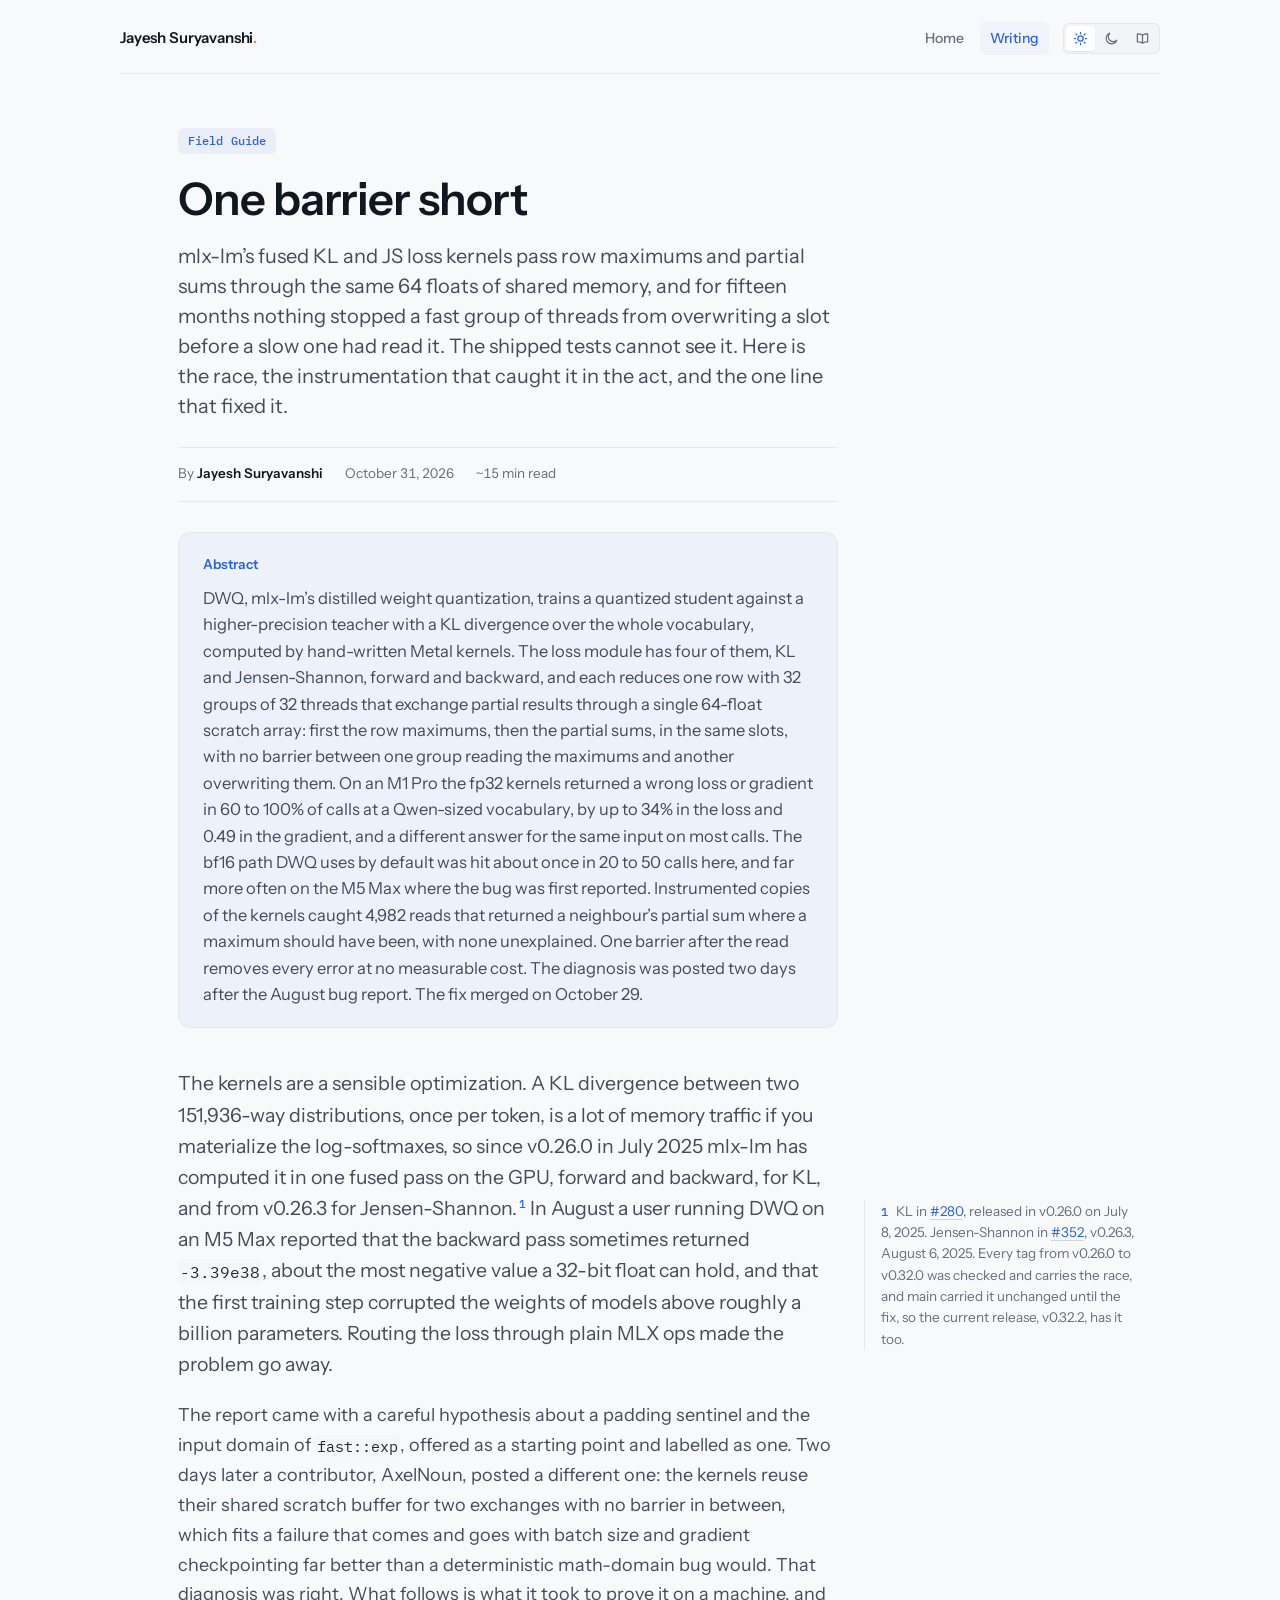
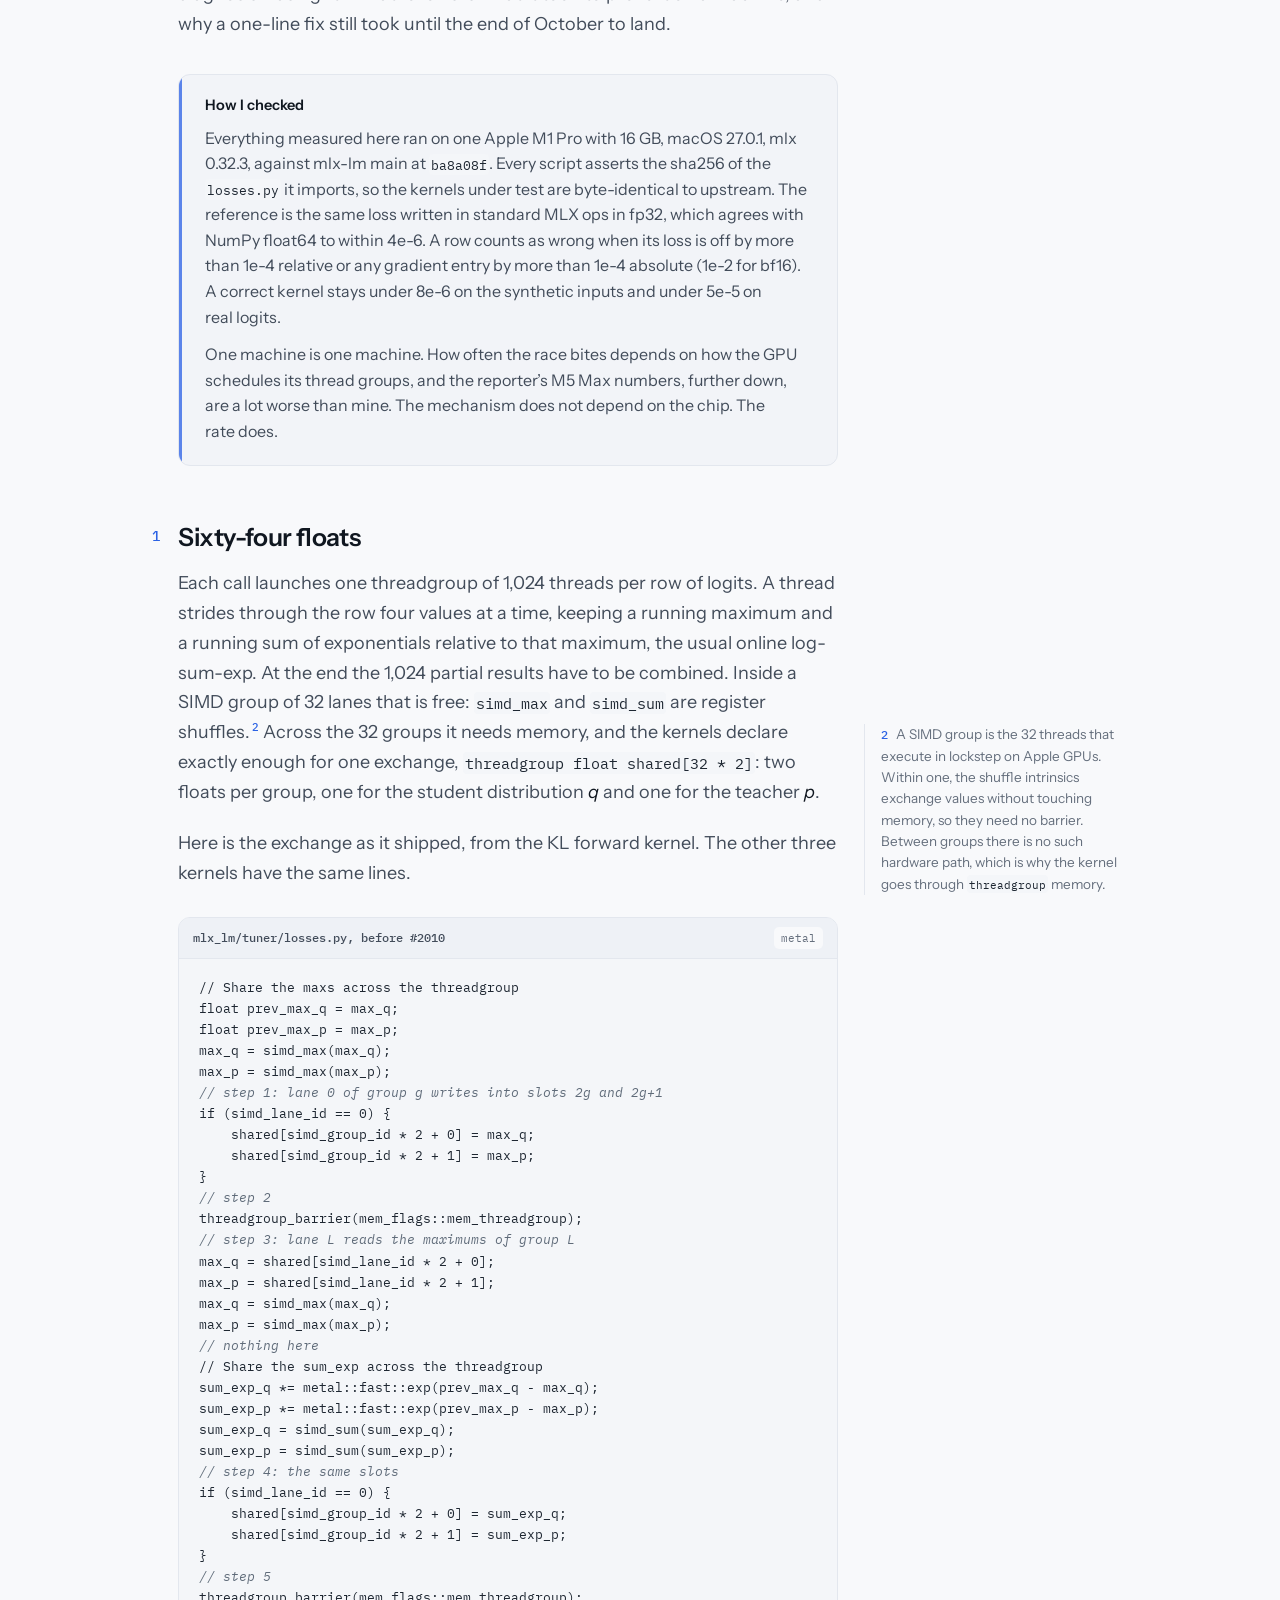
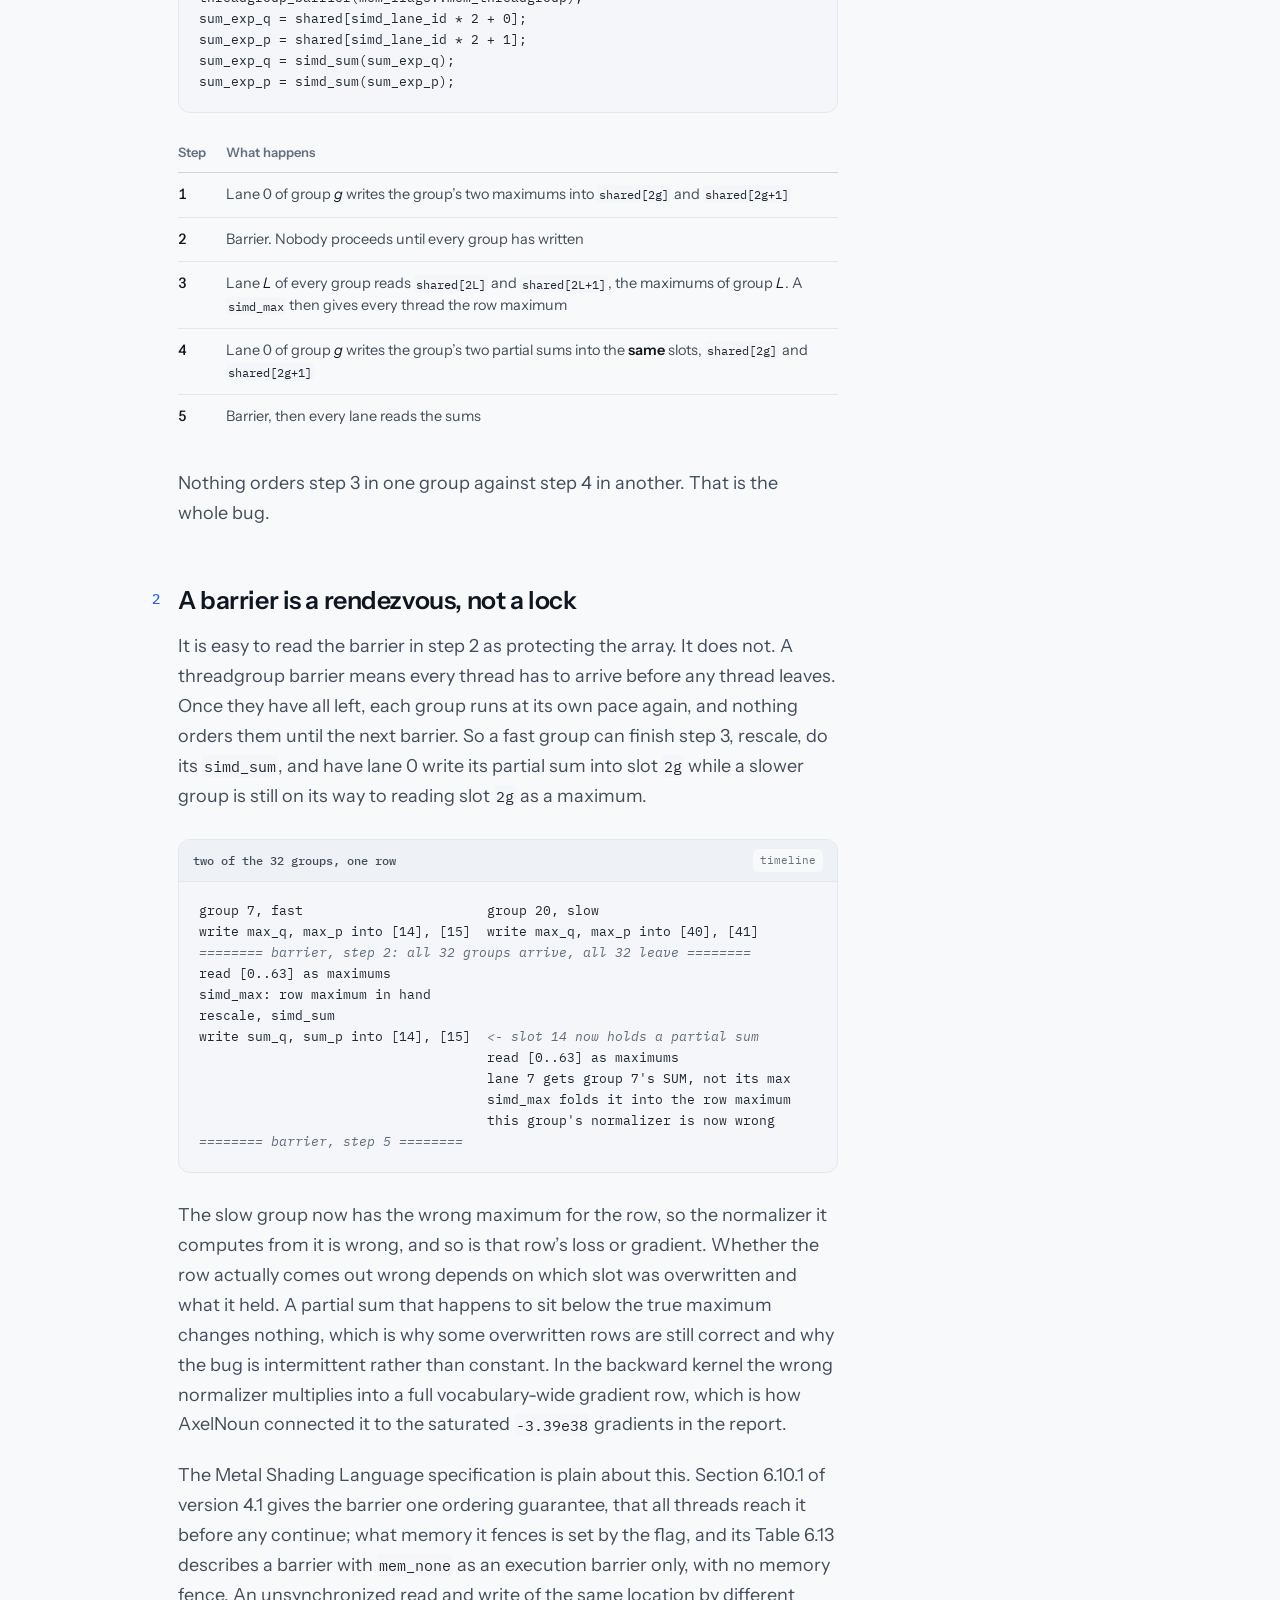
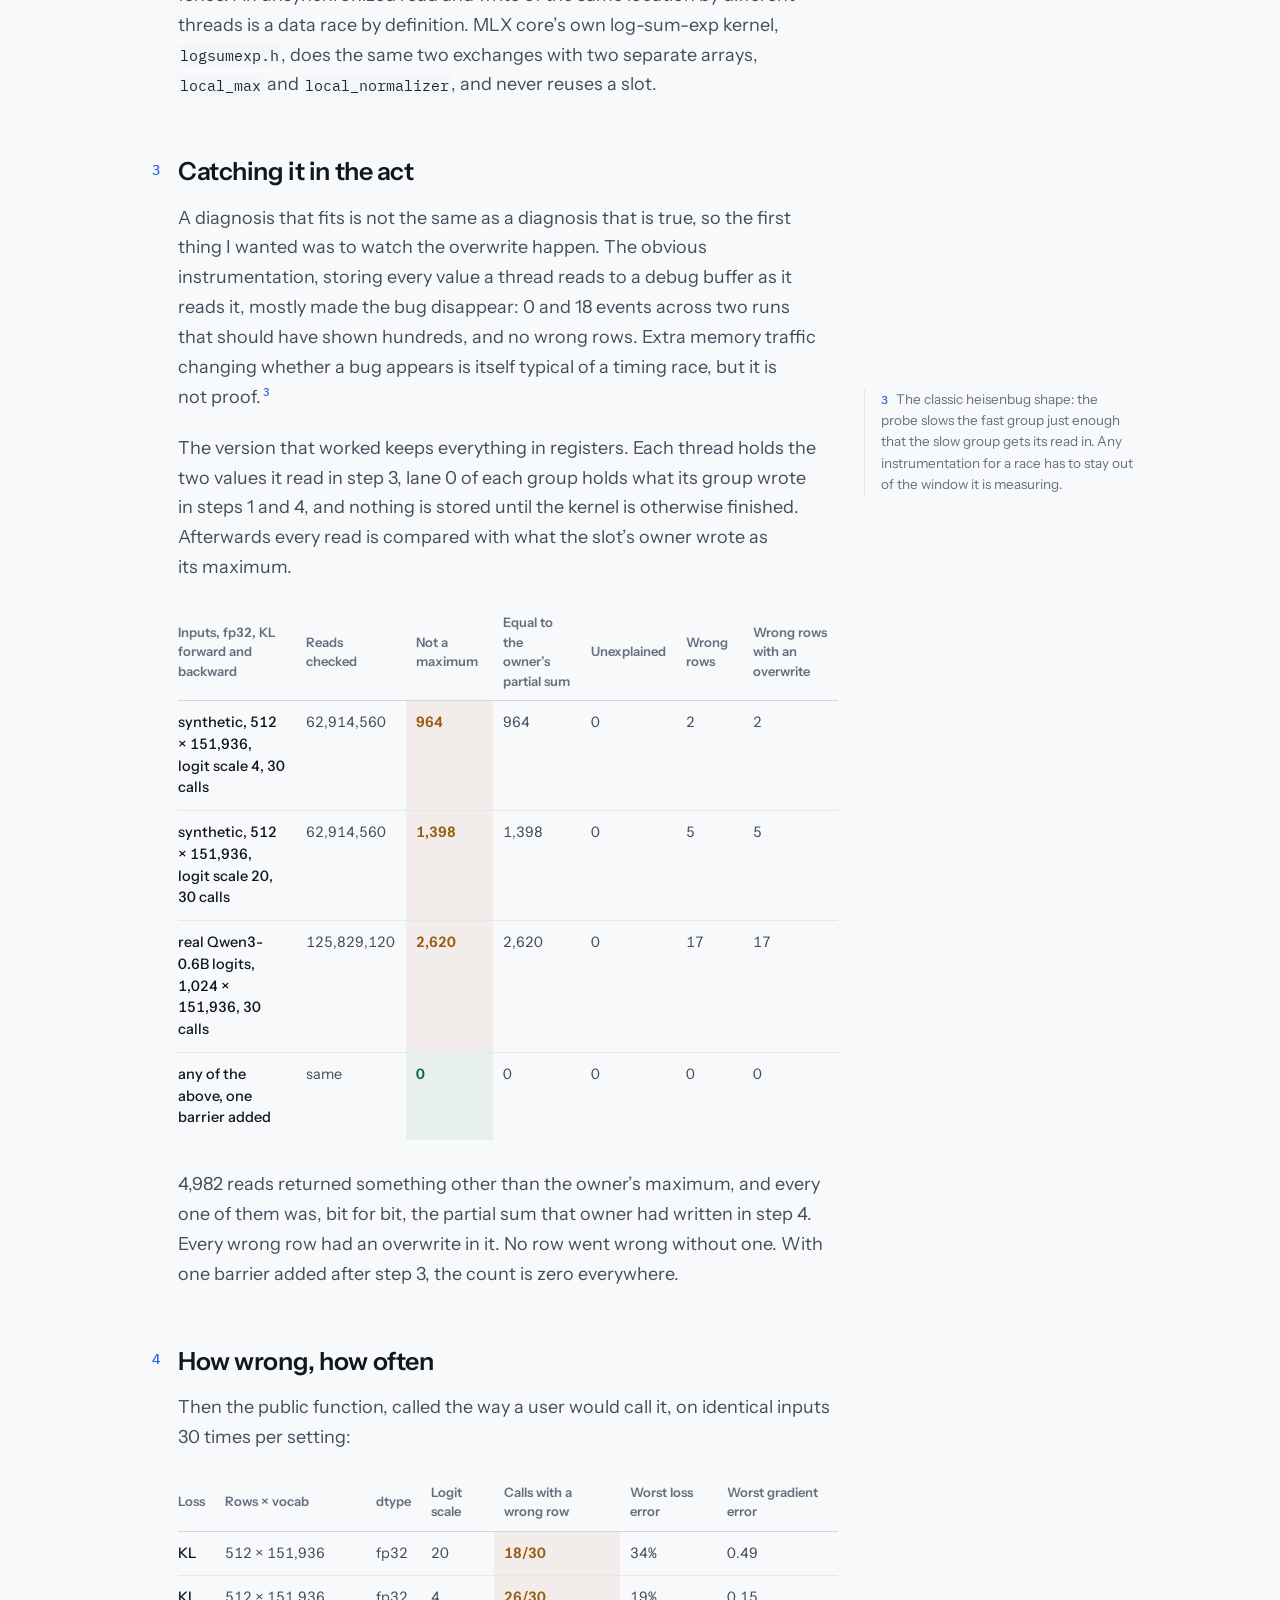
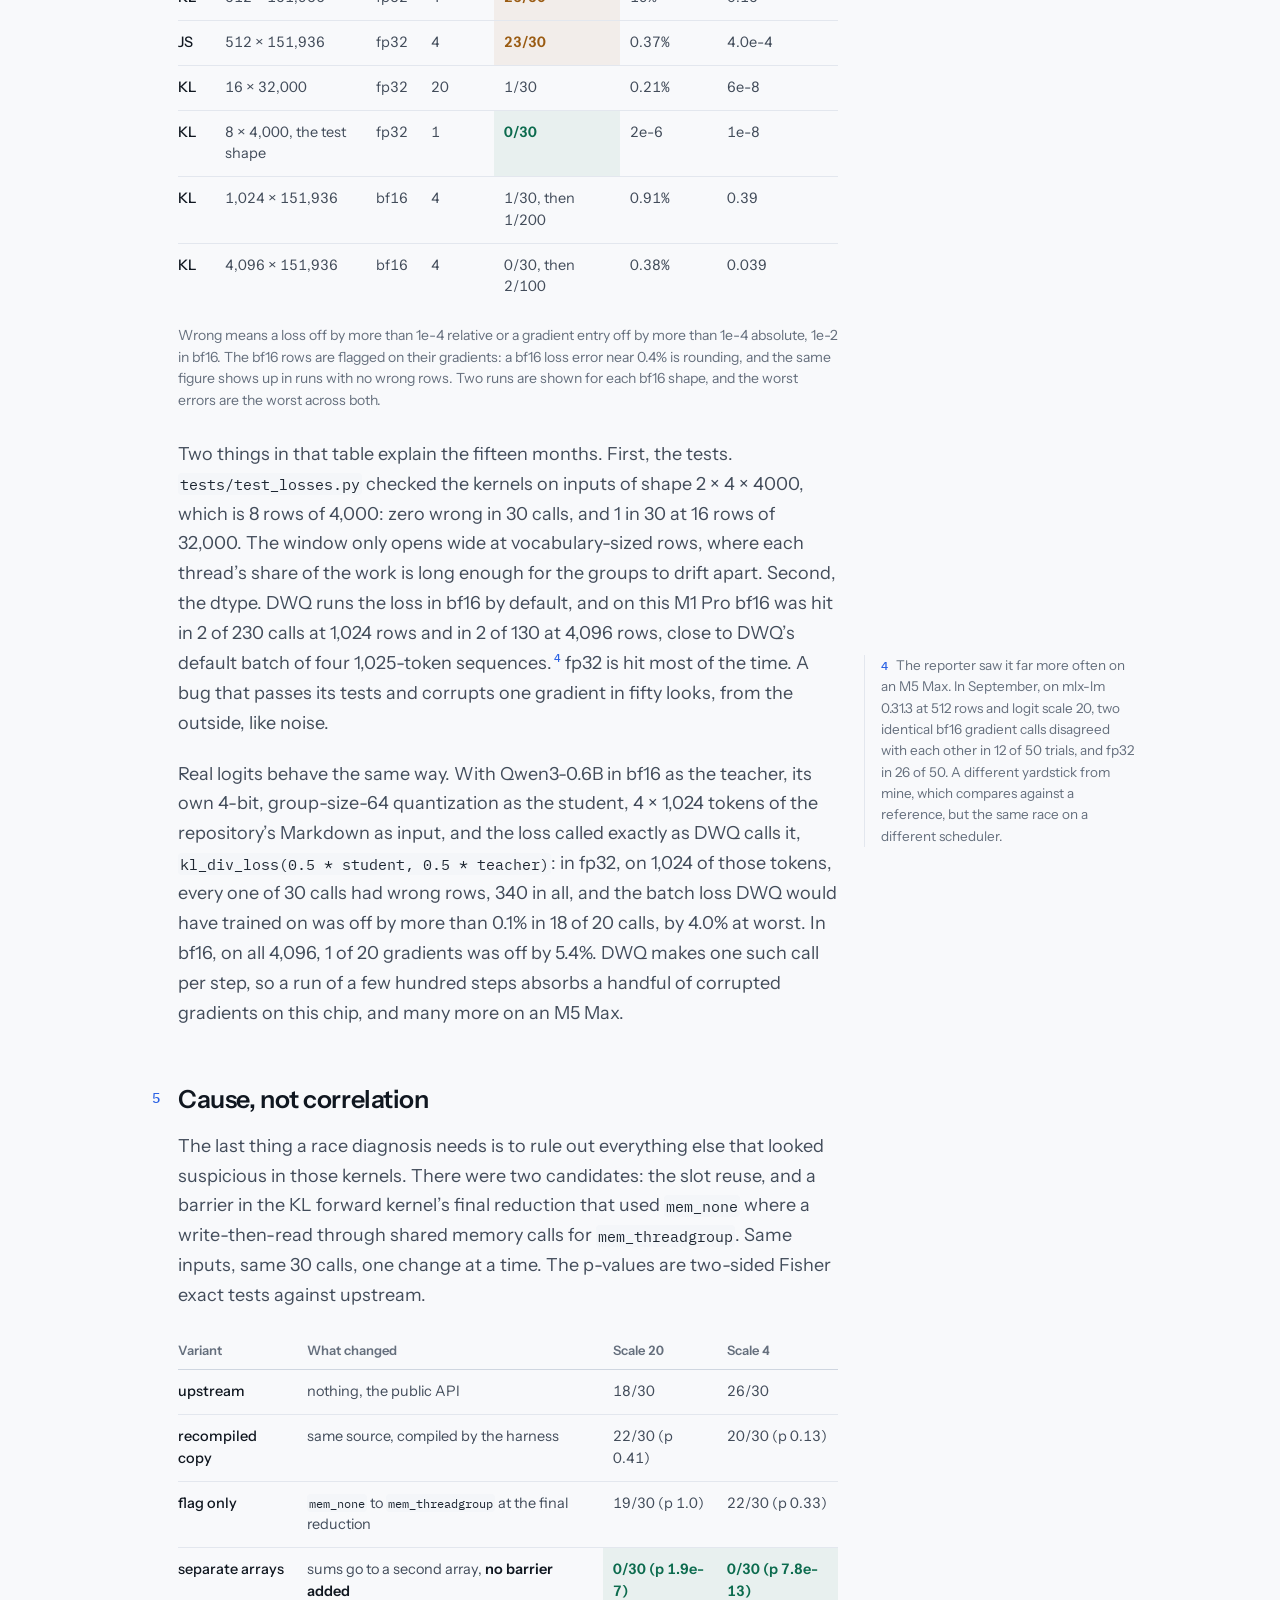
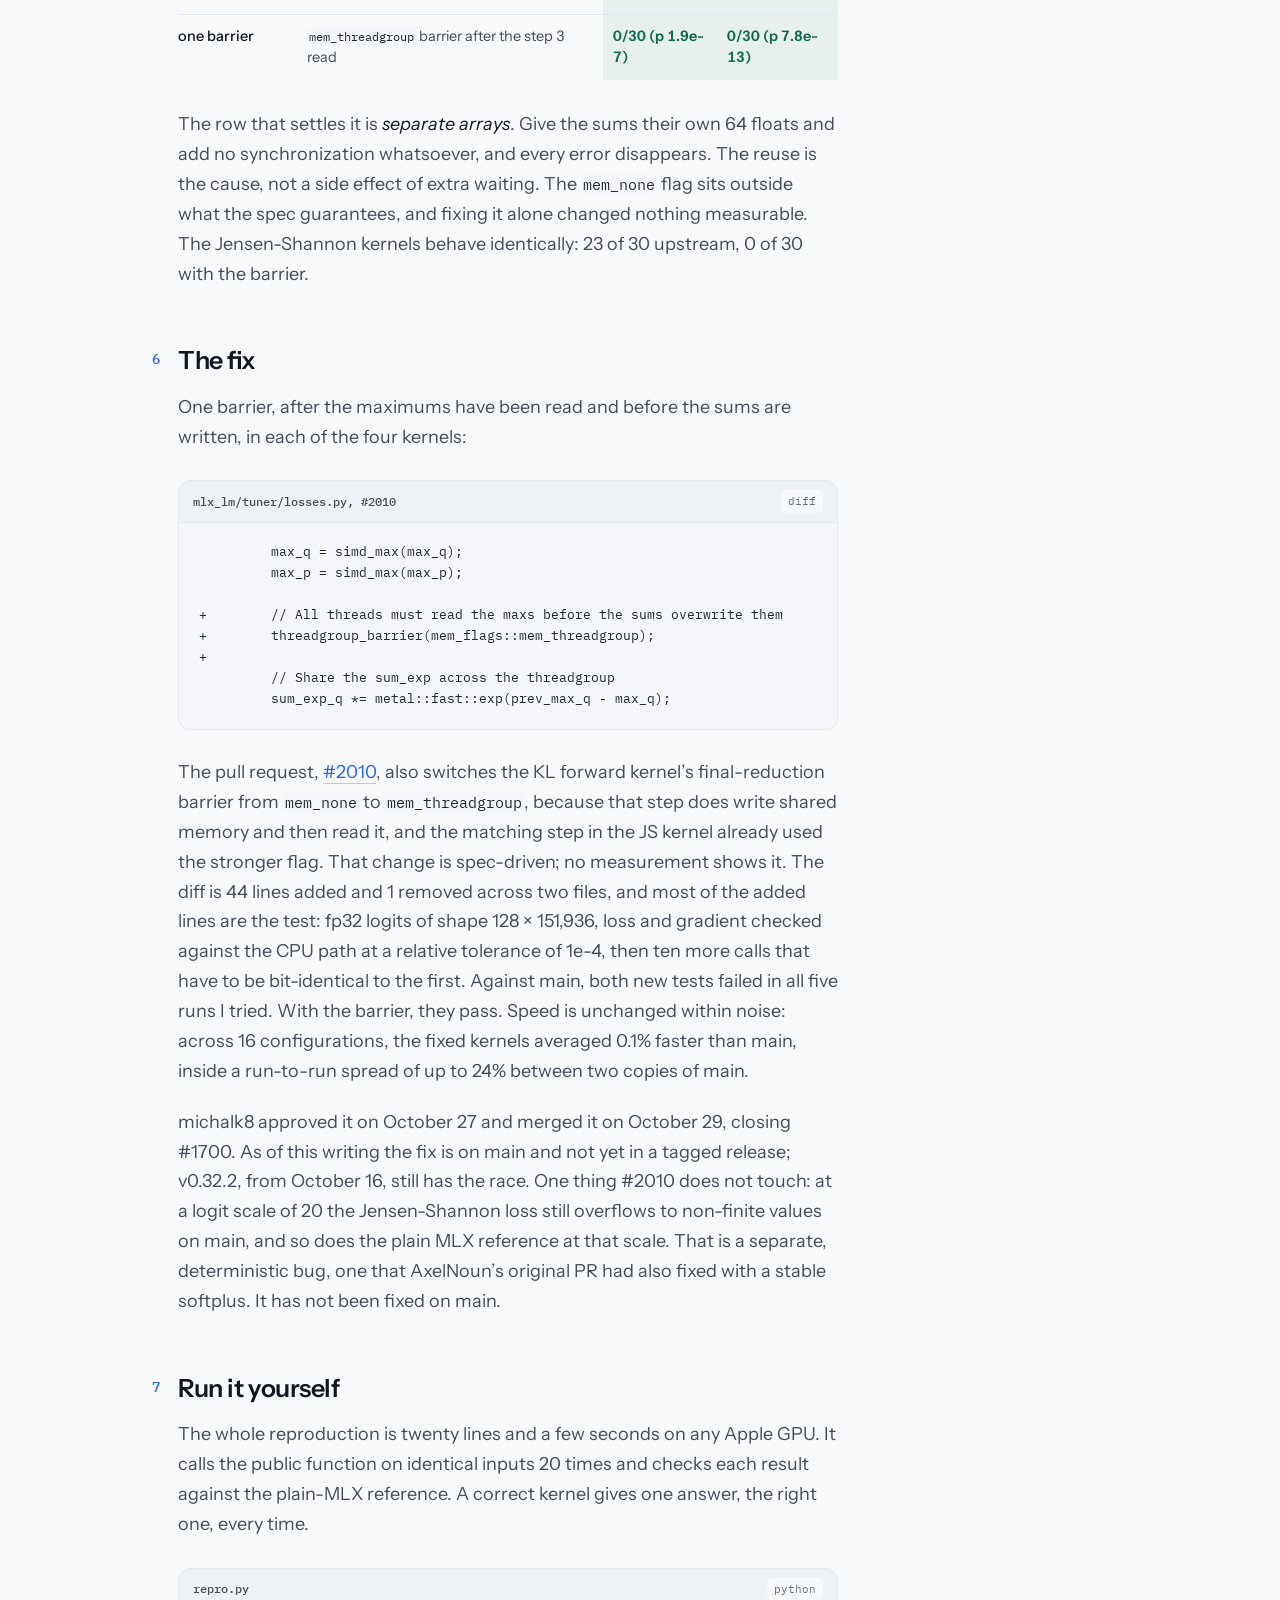
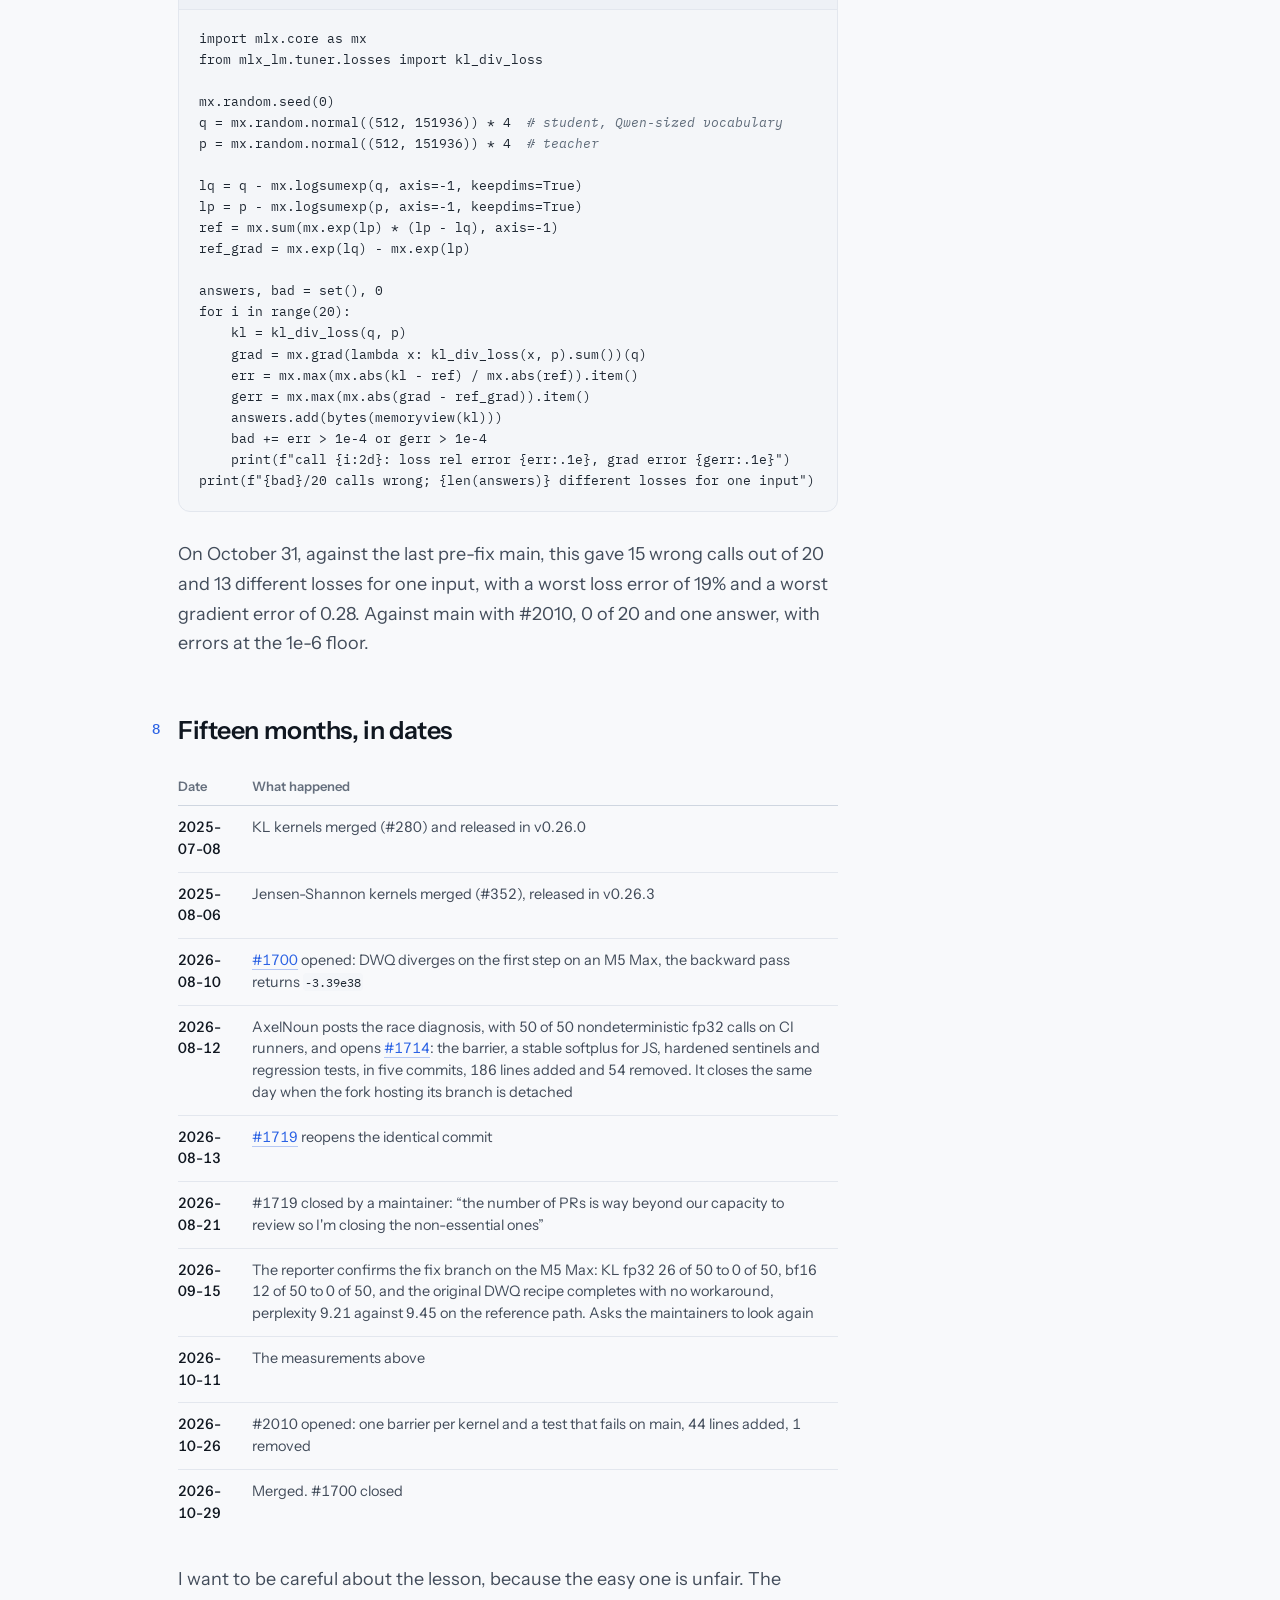
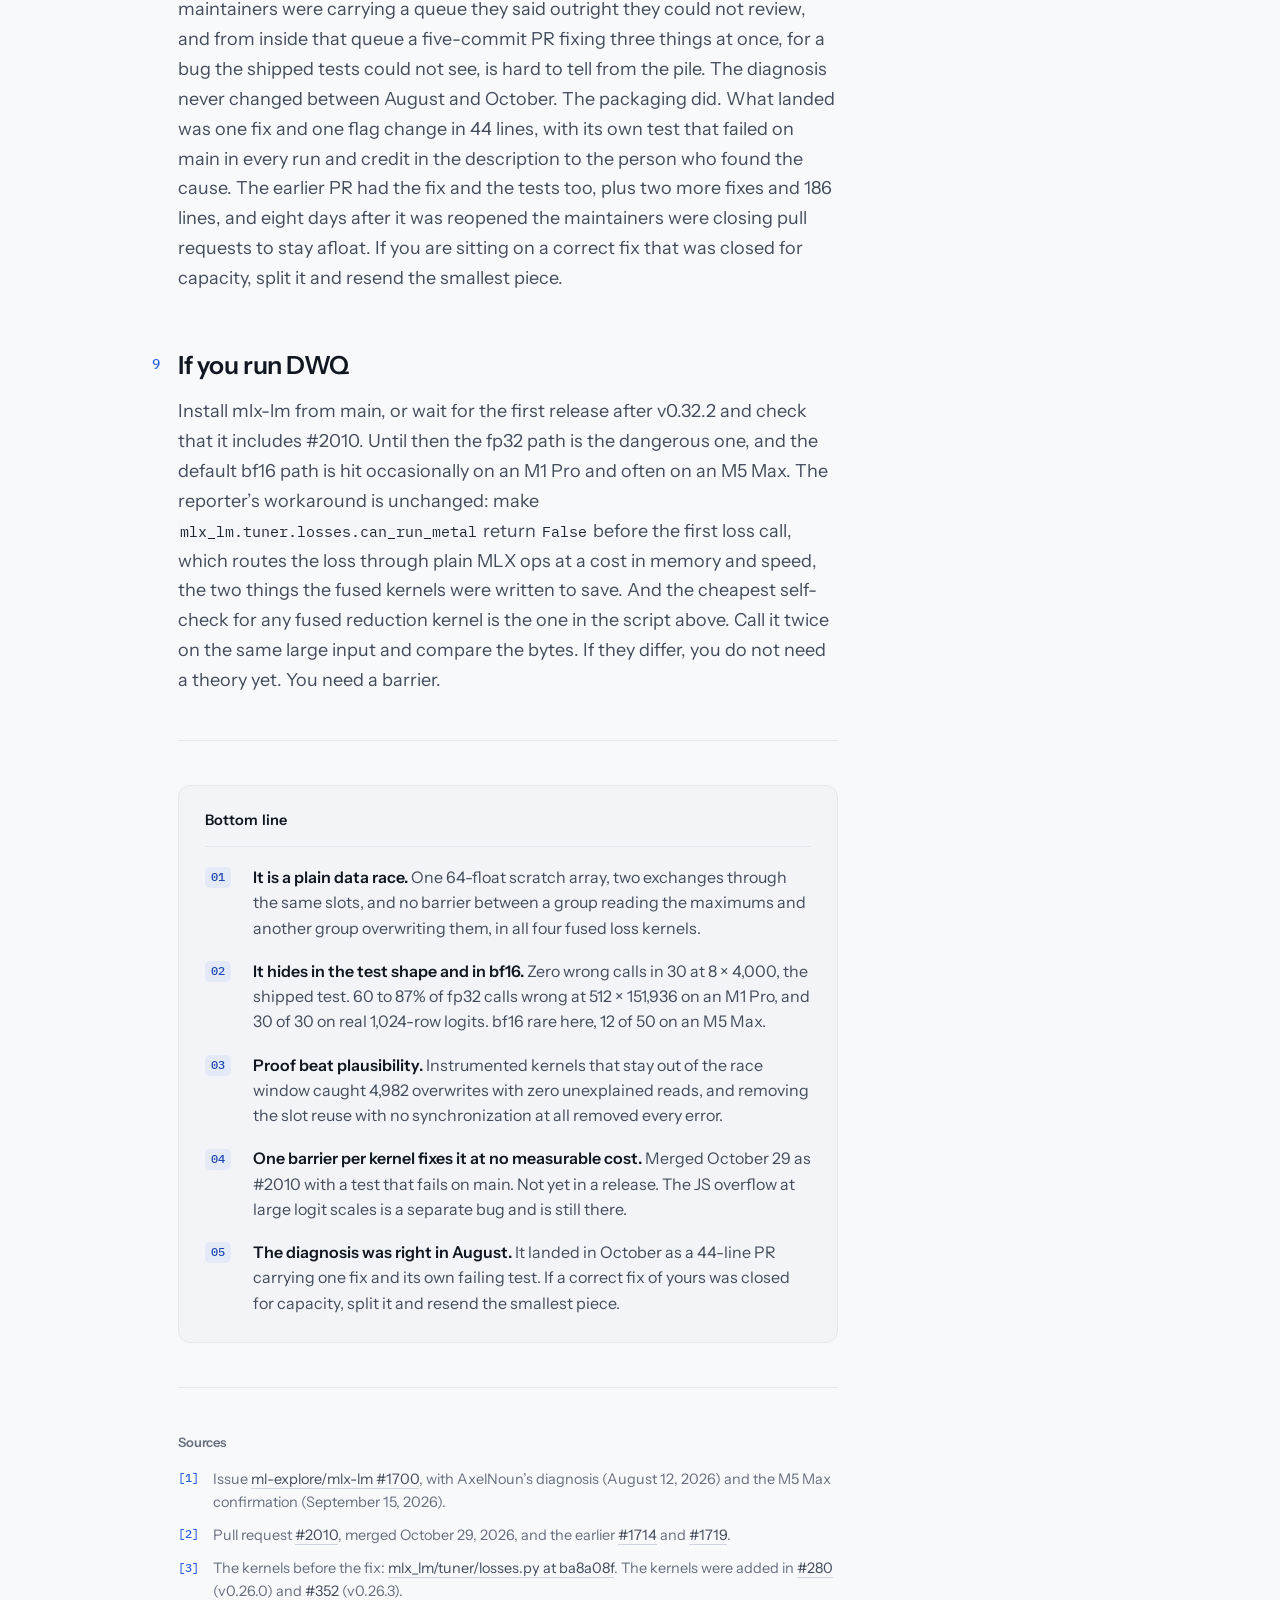
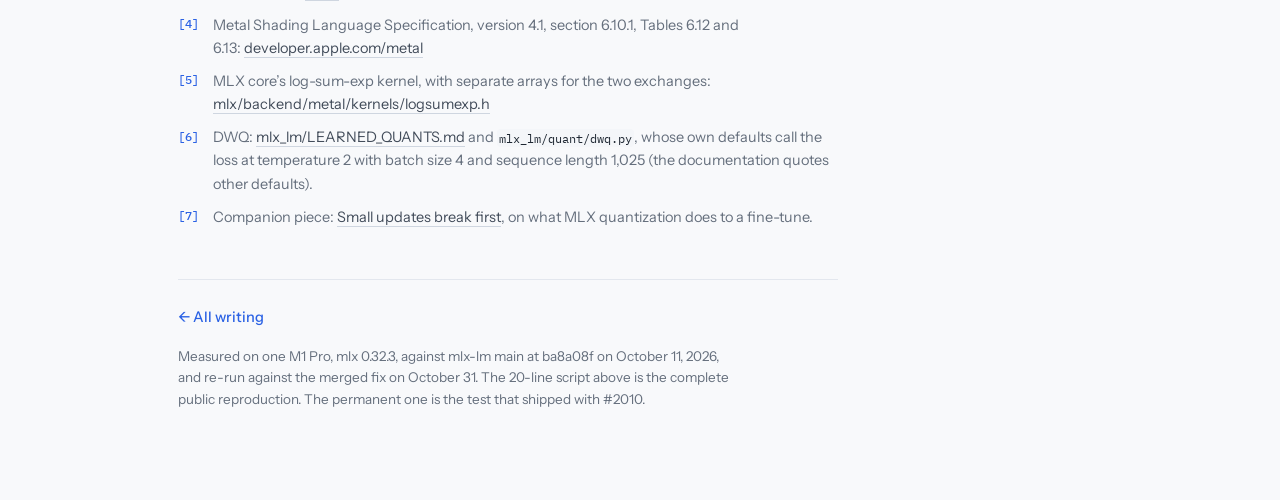
<file: blog/one-barrier-short.html>
<!DOCTYPE html>
<html lang="en">
<head>
  <meta charset="utf-8">
  <title>One barrier short · Jayesh Suryavanshi</title>
  <meta name="description" content="mlx-lm's fused KL and JS loss kernels pass row maximums and partial sums through the same 64 floats of shared memory, with no barrier between the read and the overwrite. On an M1 Pro the fp32 loss came back wrong on most calls at a Qwen-sized vocabulary, and the shipped tests cannot see it. The race, the instrumentation that caught it in the act, and the one-line fix that merged in October.">
  <meta name="author" content="Jayesh Suryavanshi">
  <link rel="canonical" href="https://www.jayeshsuryavanshi.com/blog/one-barrier-short.html">

  <meta property="og:type" content="article">
  <meta property="og:url" content="https://www.jayeshsuryavanshi.com/blog/one-barrier-short.html">
  <meta property="og:site_name" content="Jayesh Suryavanshi">
  <meta property="og:title" content="One barrier short">
  <meta property="og:description" content="A data race in mlx-lm's fused loss kernels: one scratch array, two exchanges, no barrier. Wrong losses on most fp32 calls, invisible to the tests, fixed by one line.">
  <meta property="og:image" content="https://www.jayeshsuryavanshi.com/images/og-one-barrier-short.png">
  <meta property="og:image:width" content="2400">
  <meta property="og:image:height" content="1260">
  <meta property="og:image:alt" content="One barrier short, a field guide by Jayesh Suryavanshi">
  <meta property="article:published_time" content="2026-10-31">

  <meta name="twitter:card" content="summary_large_image">
  <meta name="twitter:site" content="@2jayesh3">
  <meta name="twitter:creator" content="@2jayesh3">
  <meta name="twitter:title" content="One barrier short">
  <meta name="twitter:description" content="A data race in mlx-lm's fused loss kernels: one scratch array, two exchanges, no barrier. Wrong losses on most fp32 calls, invisible to the tests, fixed by one line.">
  <meta name="twitter:image" content="https://www.jayeshsuryavanshi.com/images/og-one-barrier-short.png">
  <meta name="twitter:image:alt" content="One barrier short, a field guide by Jayesh Suryavanshi">

  <meta name="viewport" content="width=device-width, initial-scale=1">
  <meta name="theme-color" content="#f8f9fb" media="(prefers-color-scheme: light)">
  <meta name="theme-color" content="#0b0e14" media="(prefers-color-scheme: dark)">
  <link rel="apple-touch-icon" sizes="180x180" href="../apple-touch-icon.png">
  <link rel="icon" type="image/png" sizes="32x32" href="../favicon-32x32.png">
  <link rel="icon" type="image/png" sizes="16x16" href="../favicon-16x16.png">
  <link rel="manifest" href="../site.webmanifest">
  <link rel="alternate" type="application/rss+xml" title="Jayesh Suryavanshi · Writing" href="https://www.jayeshsuryavanshi.com/blog/feed.xml">
  <link rel="alternate" type="application/feed+json" title="Jayesh Suryavanshi · Writing" href="https://www.jayeshsuryavanshi.com/blog/feed.json">
  <script type="application/ld+json">
  {
    "@context": "https://schema.org",
    "@type": "BlogPosting",
    "headline": "One barrier short",
    "description": "A data race in mlx-lm's fused KL and JS loss kernels: one scratch array, two exchanges, no barrier between the read and the overwrite. How it hides, how it was caught in the act, and the one-line fix.",
    "image": "https://www.jayeshsuryavanshi.com/images/og-one-barrier-short.png",
    "datePublished": "2026-10-31",
    "dateModified": "2026-10-31",
    "author": { "@type": "Person", "name": "Jayesh Suryavanshi", "url": "https://www.jayeshsuryavanshi.com/" },
    "publisher": { "@type": "Person", "name": "Jayesh Suryavanshi" },
    "mainEntityOfPage": "https://www.jayeshsuryavanshi.com/blog/one-barrier-short.html",
    "url": "https://www.jayeshsuryavanshi.com/blog/one-barrier-short.html"
  }
  </script>
  <link rel="preconnect" href="https://fonts.googleapis.com">
  <link rel="preconnect" href="https://fonts.gstatic.com" crossorigin>
  <link rel="stylesheet" href="https://fonts.googleapis.com/css2?family=Instrument+Sans:ital,wght@0,400..700;1,400..600&family=IBM+Plex+Mono:wght@400;500&display=swap">
  <link rel="stylesheet" href="blog.css?v=7">
  <script>
    /* scheme boot. runs before first paint so a pinned theme never flashes the
       other one. with no pinned choice the attribute stays off and the page
       follows prefers-color-scheme, which is also the no JavaScript path.
       the js class only reveals the switcher, which is inert without script */
    (function () {
      var r = document.documentElement;
      r.className += (r.className ? ' ' : '') + 'js';
      try {
        var t = localStorage.getItem('blog-theme');
        if (t === 'light' || t === 'dark' || t === 'reading') { r.setAttribute('data-theme', t); }
      } catch (e) {}
    })();
  </script>
</head>
<body>
  <div id="progress"></div>

  <div class="wrap">

    <header class="masthead">
      <a class="brand" href="../">Jayesh Suryavanshi<span class="dot">.</span></a>
      <nav>
        <a href="../">Home</a>
        <a href="./" class="here">Writing</a>
      </nav>
      <div class="theme-switch" role="group" aria-label="Color scheme">
        <button type="button" data-theme-set="light" aria-pressed="false" title="Light scheme"><span class="sw-label">Light</span></button>
        <button type="button" data-theme-set="dark" aria-pressed="false" title="Dark scheme"><span class="sw-label">Dark</span></button>
        <button type="button" data-theme-set="reading" aria-pressed="false" title="Reading scheme, warm paper and larger type"><span class="sw-label">Reading</span></button>
      </div>
    </header>

    <main id="main">
    <article>
      <p class="kicker">Field Guide</p>
      <h1 class="title">One barrier short</h1>
      <p class="dek">mlx-&#8288;lm&rsquo;s fused KL and JS loss kernels pass row maximums and partial sums through the same 64 floats of shared memory, and for fifteen months nothing stopped a fast group of threads from overwriting a slot before a slow one had read it. The shipped tests cannot see it. Here is the race, the instrumentation that caught it in the act, and the one line that fixed it.</p>
      <div class="byline">
        <span>By <strong>Jayesh Suryavanshi</strong></span>
        <span class="sep">&middot;</span>
        <span>October&nbsp;31,&nbsp;2026</span>
        <span class="sep">&middot;</span>
        <span>~15&nbsp;min read</span>
      </div>

      <section class="abstract" aria-label="Abstract">
        <h2>Abstract</h2>
        <p>DWQ, mlx-&#8288;lm&rsquo;s distilled weight quantization, trains a quantized student against a higher-precision teacher with a KL divergence over the whole vocabulary, computed by hand-written Metal kernels. The loss module has four of them, KL and Jensen-Shannon, forward and backward, and each reduces one row with 32 groups of 32 threads that exchange partial results through a single 64-float scratch array: first the row maximums, then the partial sums, in the same slots, with no barrier between one group reading the maximums and another overwriting them. On an M1 Pro the fp32 kernels returned a wrong loss or gradient in 60 to 100% of calls at a Qwen-sized vocabulary, by up to 34% in the loss and 0.49 in the gradient, and a different answer for the same input on most calls. The bf16 path DWQ uses by default was hit about once in 20 to 50 calls here, and far more often on the M5 Max where the bug was first reported. Instrumented copies of the kernels caught 4,982 reads that returned a neighbour&rsquo;s partial sum where a maximum should have been, with none unexplained. One barrier after the read removes every error at no measurable cost. The diagnosis was posted two days after the August bug report. The fix merged on October 29.</p>
      </section>

      <div class="prose">

        <p class="lead">The kernels are a sensible optimization. A KL divergence between two 151,936-way distributions, once per token, is a lot of memory traffic if you materialize the log-softmaxes, so since v0.26.0 in July 2025 mlx-&#8288;lm has computed it in one fused pass on the GPU, forward and backward, for KL, and from v0.26.3 for Jensen-Shannon.<span class="sn-ref">1</span> In August a user running DWQ on an M5 Max reported that the backward pass sometimes returned <code>-3.39e38</code>, about the most negative value a 32-bit float can hold, and that the first training step corrupted the weights of models above roughly a billion parameters. Routing the loss through plain MLX ops made the problem go away.</p>

        <aside class="sidenote"><span class="sn-num">1</span>KL in <a href="https://github.com/ml-explore/mlx-lm/pull/280">#280</a>, released in v0.26.0 on July 8, 2025. Jensen-Shannon in <a href="https://github.com/ml-explore/mlx-lm/pull/352">#352</a>, v0.26.3, August 6, 2025. Every tag from v0.26.0 to v0.32.0 was checked and carries the race, and main carried it unchanged until the fix, so the current release, v0.32.2, has it too.</aside>

        <p>The report came with a careful hypothesis about a padding sentinel and the input domain of <code>fast::exp</code>, offered as a starting point and labelled as one. Two days later a contributor, AxelNoun, posted a different one: the kernels reuse their shared scratch buffer for two exchanges with no barrier in between, which fits a failure that comes and goes with batch size and gradient checkpointing far better than a deterministic math-domain bug would. That diagnosis was right. What follows is what it took to prove it on a machine, and why a one-line fix still took until the end of October to land.</p>

        <div class="callout">
          <div class="label">How I checked</div>
          <p>Everything measured here ran on one Apple M1 Pro with 16 GB, macOS 27.0.1, mlx 0.32.3, against mlx-&#8288;lm main at <code>ba8a08f</code>. Every script asserts the sha256 of the <code>losses.py</code> it imports, so the kernels under test are byte-identical to upstream. The reference is the same loss written in standard MLX ops in fp32, which agrees with NumPy float64 to within 4e-6. A row counts as wrong when its loss is off by more than 1e-4 relative or any gradient entry by more than 1e-4 absolute (1e-2 for bf16). A correct kernel stays under 8e-6 on the synthetic inputs and under 5e-5 on real logits.</p>
          <p>One machine is one machine. How often the race bites depends on how the GPU schedules its thread groups, and the reporter&rsquo;s M5 Max numbers, further down, are a lot worse than mine. The mechanism does not depend on the chip. The rate does.</p>
        </div>

        <h2>Sixty-four floats</h2>

        <p>Each call launches one threadgroup of 1,024 threads per row of logits. A thread strides through the row four values at a time, keeping a running maximum and a running sum of exponentials relative to that maximum, the usual online log-sum-exp. At the end the 1,024 partial results have to be combined. Inside a SIMD group of 32 lanes that is free: <code>simd_max</code> and <code>simd_sum</code> are register shuffles.<span class="sn-ref">2</span> Across the 32 groups it needs memory, and the kernels declare exactly enough for one exchange, <code>threadgroup float shared[32 * 2]</code>: two floats per group, one for the student distribution <em>q</em> and one for the teacher <em>p</em>.</p>

        <aside class="sidenote"><span class="sn-num">2</span>A SIMD group is the 32 threads that execute in lockstep on Apple GPUs. Within one, the shuffle intrinsics exchange values without touching memory, so they need no barrier. Between groups there is no such hardware path, which is why the kernel goes through <code>threadgroup</code> memory.</aside>

        <p>Here is the exchange as it shipped, from the KL forward kernel. The other three kernels have the same lines.</p>

        <div class="code">
          <div class="code-bar"><span class="dots" aria-hidden="true"><i></i><i></i><i></i></span><span class="file">mlx_lm/tuner/losses.py, before #2010</span><span class="lang">metal</span></div>
          <pre tabindex="0" role="region" aria-label="Code: the shared-memory exchange as shipped"><code>// Share the maxs across the threadgroup
float prev_max_q = max_q;
float prev_max_p = max_p;
max_q = simd_max(max_q);
max_p = simd_max(max_p);
<span class="c">// step 1: lane 0 of group g writes into slots 2g and 2g+1</span>
if (simd_lane_id == 0) {
    shared[simd_group_id * 2 + 0] = max_q;
    shared[simd_group_id * 2 + 1] = max_p;
}
<span class="c">// step 2</span>
threadgroup_barrier(mem_flags::mem_threadgroup);
<span class="c">// step 3: lane L reads the maximums of group L</span>
max_q = shared[simd_lane_id * 2 + 0];
max_p = shared[simd_lane_id * 2 + 1];
max_q = simd_max(max_q);
max_p = simd_max(max_p);
<span class="c">// nothing here</span>
// Share the sum_exp across the threadgroup
sum_exp_q *= metal::fast::exp(prev_max_q - max_q);
sum_exp_p *= metal::fast::exp(prev_max_p - max_p);
sum_exp_q = simd_sum(sum_exp_q);
sum_exp_p = simd_sum(sum_exp_p);
<span class="c">// step 4: the same slots</span>
if (simd_lane_id == 0) {
    shared[simd_group_id * 2 + 0] = sum_exp_q;
    shared[simd_group_id * 2 + 1] = sum_exp_p;
}
<span class="c">// step 5</span>
threadgroup_barrier(mem_flags::mem_threadgroup);
sum_exp_q = shared[simd_lane_id * 2 + 0];
sum_exp_p = shared[simd_lane_id * 2 + 1];
sum_exp_q = simd_sum(sum_exp_q);
sum_exp_p = simd_sum(sum_exp_p);</code></pre>
        </div>

        <div class="table-scroll">
        <table>
          <thead>
            <tr><th>Step</th><th>What happens</th></tr>
          </thead>
          <tbody>
            <tr><td>1</td><td>Lane 0 of group <em>g</em> writes the group&rsquo;s two maximums into <code>shared[2g]</code> and <code>shared[2g+1]</code></td></tr>
            <tr><td>2</td><td>Barrier. Nobody proceeds until every group has written</td></tr>
            <tr><td>3</td><td>Lane <em>L</em> of every group reads <code>shared[2L]</code> and <code>shared[2L+1]</code>, the maximums of group <em>L</em>. A <code>simd_max</code> then gives every thread the row maximum</td></tr>
            <tr><td>4</td><td>Lane 0 of group <em>g</em> writes the group&rsquo;s two partial sums into the <strong>same</strong> slots, <code>shared[2g]</code> and <code>shared[2g+1]</code></td></tr>
            <tr><td>5</td><td>Barrier, then every lane reads the sums</td></tr>
          </tbody>
        </table>
        </div>

        <p>Nothing orders step 3 in one group against step 4 in another. That is the whole bug.</p>

        <h2>A barrier is a rendezvous, not a lock</h2>

        <p>It is easy to read the barrier in step 2 as protecting the array. It does not. A threadgroup barrier means every thread has to arrive before any thread leaves. Once they have all left, each group runs at its own pace again, and nothing orders them until the next barrier. So a fast group can finish step 3, rescale, do its <code>simd_sum</code>, and have lane 0 write its partial sum into slot <code>2g</code> while a slower group is still on its way to reading slot <code>2g</code> as a maximum.</p>

        <div class="code">
          <div class="code-bar"><span class="dots" aria-hidden="true"><i></i><i></i><i></i></span><span class="file">two of the 32 groups, one row</span><span class="lang">timeline</span></div>
          <pre tabindex="0" role="region" aria-label="Code: timeline of the race between two SIMD groups"><code>group 7, fast                       group 20, slow
write max_q, max_p into [14], [15]  write max_q, max_p into [40], [41]
<span class="c">======== barrier, step 2: all 32 groups arrive, all 32 leave ========</span>
read [0..63] as maximums
simd_max: row maximum in hand
rescale, simd_sum
write sum_q, sum_p into [14], [15]  <span class="c">&lt;- slot 14 now holds a partial sum</span>
                                    read [0..63] as maximums
                                    lane 7 gets group 7's SUM, not its max
                                    simd_max folds it into the row maximum
                                    this group's normalizer is now wrong
<span class="c">======== barrier, step 5 ========</span></code></pre>
        </div>

        <p>The slow group now has the wrong maximum for the row, so the normalizer it computes from it is wrong, and so is that row&rsquo;s loss or gradient. Whether the row actually comes out wrong depends on which slot was overwritten and what it held. A partial sum that happens to sit below the true maximum changes nothing, which is why some overwritten rows are still correct and why the bug is intermittent rather than constant. In the backward kernel the wrong normalizer multiplies into a full vocabulary-wide gradient row, which is how AxelNoun connected it to the saturated <code>-3.39e38</code> gradients in the report.</p>

        <p>The Metal Shading Language specification is plain about this. Section 6.10.1 of version 4.1 gives the barrier one ordering guarantee, that all threads reach it before any continue; what memory it fences is set by the flag, and its Table 6.13 describes a barrier with <code>mem_none</code> as an execution barrier only, with no memory fence. An unsynchronized read and write of the same location by different threads is a data race by definition. MLX core&rsquo;s own log-sum-exp kernel, <code>logsumexp.h</code>, does the same two exchanges with two separate arrays, <code>local_max</code> and <code>local_normalizer</code>, and never reuses a slot.</p>

        <h2>Catching it in the act</h2>

        <p>A diagnosis that fits is not the same as a diagnosis that is true, so the first thing I wanted was to watch the overwrite happen. The obvious instrumentation, storing every value a thread reads to a debug buffer as it reads it, mostly made the bug disappear: 0 and 18 events across two runs that should have shown hundreds, and no wrong rows. Extra memory traffic changing whether a bug appears is itself typical of a timing race, but it is not proof.<span class="sn-ref">3</span></p>

        <aside class="sidenote"><span class="sn-num">3</span>The classic heisenbug shape: the probe slows the fast group just enough that the slow group gets its read in. Any instrumentation for a race has to stay out of the window it is measuring.</aside>

        <p>The version that worked keeps everything in registers. Each thread holds the two values it read in step 3, lane 0 of each group holds what its group wrote in steps 1 and 4, and nothing is stored until the kernel is otherwise finished. Afterwards every read is compared with what the slot&rsquo;s owner wrote as its maximum.</p>

        <div class="table-scroll">
        <table>
          <thead>
            <tr><th>Inputs, fp32, KL forward and backward</th><th>Reads checked</th><th>Not a maximum</th><th>Equal to the owner&rsquo;s partial sum</th><th>Unexplained</th><th>Wrong rows</th><th>Wrong rows with an overwrite</th></tr>
          </thead>
          <tbody>
            <tr><td>synthetic, 512 &times; 151,936, logit scale 4, 30 calls</td><td>62,914,560</td><td class="warn">964</td><td>964</td><td>0</td><td>2</td><td>2</td></tr>
            <tr><td>synthetic, 512 &times; 151,936, logit scale 20, 30 calls</td><td>62,914,560</td><td class="warn">1,398</td><td>1,398</td><td>0</td><td>5</td><td>5</td></tr>
            <tr><td>real Qwen3-0.6B logits, 1,024 &times; 151,936, 30 calls</td><td>125,829,120</td><td class="warn">2,620</td><td>2,620</td><td>0</td><td>17</td><td>17</td></tr>
            <tr><td>any of the above, one barrier added</td><td>same</td><td class="win">0</td><td>0</td><td>0</td><td>0</td><td>0</td></tr>
          </tbody>
        </table>
        </div>

        <p>4,982 reads returned something other than the owner&rsquo;s maximum, and every one of them was, bit for bit, the partial sum that owner had written in step 4. Every wrong row had an overwrite in it. No row went wrong without one. With one barrier added after step 3, the count is zero everywhere.</p>

        <h2>How wrong, how often</h2>

        <p>Then the public function, called the way a user would call it, on identical inputs 30 times per setting:</p>

        <div class="table-scroll">
        <table>
          <thead>
            <tr><th>Loss</th><th>Rows &times; vocab</th><th>dtype</th><th>Logit scale</th><th>Calls with a wrong row</th><th>Worst loss error</th><th>Worst gradient error</th></tr>
          </thead>
          <tbody>
            <tr><td>KL</td><td>512 &times; 151,936</td><td>fp32</td><td>20</td><td class="warn">18/30</td><td>34%</td><td>0.49</td></tr>
            <tr><td>KL</td><td>512 &times; 151,936</td><td>fp32</td><td>4</td><td class="warn">26/30</td><td>19%</td><td>0.15</td></tr>
            <tr><td>JS</td><td>512 &times; 151,936</td><td>fp32</td><td>4</td><td class="warn">23/30</td><td>0.37%</td><td>4.0e-4</td></tr>
            <tr><td>KL</td><td>16 &times; 32,000</td><td>fp32</td><td>20</td><td>1/30</td><td>0.21%</td><td>6e-8</td></tr>
            <tr><td>KL</td><td>8 &times; 4,000, the test shape</td><td>fp32</td><td>1</td><td class="win">0/30</td><td>2e-6</td><td>1e-8</td></tr>
            <tr><td>KL</td><td>1,024 &times; 151,936</td><td>bf16</td><td>4</td><td>1/30, then 1/200</td><td>0.91%</td><td>0.39</td></tr>
            <tr><td>KL</td><td>4,096 &times; 151,936</td><td>bf16</td><td>4</td><td>0/30, then 2/100</td><td>0.38%</td><td>0.039</td></tr>
          </tbody>
        </table>
        </div>
        <p class="table-note">Wrong means a loss off by more than 1e-4 relative or a gradient entry off by more than 1e-4 absolute, 1e-2 in bf16. The bf16 rows are flagged on their gradients: a bf16 loss error near 0.4% is rounding, and the same figure shows up in runs with no wrong rows. Two runs are shown for each bf16 shape, and the worst errors are the worst across both.</p>

        <p>Two things in that table explain the fifteen months. First, the tests. <code>tests/test_losses.py</code> checked the kernels on inputs of shape 2 &times; 4 &times; 4000, which is 8 rows of 4,000: zero wrong in 30 calls, and 1 in 30 at 16 rows of 32,000. The window only opens wide at vocabulary-sized rows, where each thread&rsquo;s share of the work is long enough for the groups to drift apart. Second, the dtype. DWQ runs the loss in bf16 by default, and on this M1 Pro bf16 was hit in 2 of 230 calls at 1,024 rows and in 2 of 130 at 4,096 rows, close to DWQ&rsquo;s default batch of four 1,025-token sequences.<span class="sn-ref">4</span> fp32 is hit most of the time. A bug that passes its tests and corrupts one gradient in fifty looks, from the outside, like noise.</p>

        <aside class="sidenote"><span class="sn-num">4</span>The reporter saw it far more often on an M5 Max. In September, on mlx-&#8288;lm 0.31.3 at 512 rows and logit scale 20, two identical bf16 gradient calls disagreed with each other in 12 of 50 trials, and fp32 in 26 of 50. A different yardstick from mine, which compares against a reference, but the same race on a different scheduler.</aside>

        <p>Real logits behave the same way. With Qwen3-0.6B in bf16 as the teacher, its own 4-bit, group-size-64 quantization as the student, 4 &times; 1,024 tokens of the repository&rsquo;s Markdown as input, and the loss called exactly as DWQ calls it, <code>kl_div_loss(0.5 * student, 0.5 * teacher)</code>: in fp32, on 1,024 of those tokens, every one of 30 calls had wrong rows, 340 in all, and the batch loss DWQ would have trained on was off by more than 0.1% in 18 of 20 calls, by 4.0% at worst. In bf16, on all 4,096, 1 of 20 gradients was off by 5.4%. DWQ makes one such call per step, so a run of a few hundred steps absorbs a handful of corrupted gradients on this chip, and many more on an M5 Max.</p>

        <h2>Cause, not correlation</h2>

        <p>The last thing a race diagnosis needs is to rule out everything else that looked suspicious in those kernels. There were two candidates: the slot reuse, and a barrier in the KL forward kernel&rsquo;s final reduction that used <code>mem_none</code> where a write-then-read through shared memory calls for <code>mem_threadgroup</code>. Same inputs, same 30 calls, one change at a time. The p-values are two-sided Fisher exact tests against upstream.</p>

        <div class="table-scroll">
        <table>
          <thead>
            <tr><th>Variant</th><th>What changed</th><th>Scale 20</th><th>Scale 4</th></tr>
          </thead>
          <tbody>
            <tr><td>upstream</td><td>nothing, the public API</td><td>18/30</td><td>26/30</td></tr>
            <tr><td>recompiled copy</td><td>same source, compiled by the harness</td><td>22/30 (p 0.41)</td><td>20/30 (p 0.13)</td></tr>
            <tr><td>flag only</td><td><code>mem_none</code> to <code>mem_threadgroup</code> at the final reduction</td><td>19/30 (p 1.0)</td><td>22/30 (p 0.33)</td></tr>
            <tr><td>separate arrays</td><td>sums go to a second array, <strong>no barrier added</strong></td><td class="win">0/30 (p 1.9e-7)</td><td class="win">0/30 (p 7.8e-13)</td></tr>
            <tr><td>one barrier</td><td><code>mem_threadgroup</code> barrier after the step 3 read</td><td class="win">0/30 (p 1.9e-7)</td><td class="win">0/30 (p 7.8e-13)</td></tr>
          </tbody>
        </table>
        </div>

        <p>The row that settles it is <em>separate arrays</em>. Give the sums their own 64 floats and add no synchronization whatsoever, and every error disappears. The reuse is the cause, not a side effect of extra waiting. The <code>mem_none</code> flag sits outside what the spec guarantees, and fixing it alone changed nothing measurable. The Jensen-Shannon kernels behave identically: 23 of 30 upstream, 0 of 30 with the barrier.</p>

        <h2>The fix</h2>

        <p>One barrier, after the maximums have been read and before the sums are written, in each of the four kernels:</p>

        <div class="code">
          <div class="code-bar"><span class="dots" aria-hidden="true"><i></i><i></i><i></i></span><span class="file">mlx_lm/tuner/losses.py, #2010</span><span class="lang">diff</span></div>
          <pre tabindex="0" role="region" aria-label="Code: the fix"><code>         max_q = simd_max(max_q);
         max_p = simd_max(max_p);

+        // All threads must read the maxs before the sums overwrite them
+        threadgroup_barrier(mem_flags::mem_threadgroup);
+
         // Share the sum_exp across the threadgroup
         sum_exp_q *= metal::fast::exp(prev_max_q - max_q);</code></pre>
        </div>

        <p>The pull request, <a href="https://github.com/ml-explore/mlx-lm/pull/2010">#2010</a>, also switches the KL forward kernel&rsquo;s final-reduction barrier from <code>mem_none</code> to <code>mem_threadgroup</code>, because that step does write shared memory and then read it, and the matching step in the JS kernel already used the stronger flag. That change is spec-driven; no measurement shows it. The diff is 44 lines added and 1 removed across two files, and most of the added lines are the test: fp32 logits of shape 128 &times; 151,936, loss and gradient checked against the CPU path at a relative tolerance of 1e-4, then ten more calls that have to be bit-identical to the first. Against main, both new tests failed in all five runs I tried. With the barrier, they pass. Speed is unchanged within noise: across 16 configurations, the fixed kernels averaged 0.1% faster than main, inside a run-to-run spread of up to 24% between two copies of main.</p>

        <p>michalk8 approved it on October 27 and merged it on October 29, closing #1700. As of this writing the fix is on main and not yet in a tagged release; v0.32.2, from October 16, still has the race. One thing #2010 does not touch: at a logit scale of 20 the Jensen-Shannon loss still overflows to non-finite values on main, and so does the plain MLX reference at that scale. That is a separate, deterministic bug, one that AxelNoun&rsquo;s original PR had also fixed with a stable softplus. It has not been fixed on main.</p>

        <h2>Run it yourself</h2>

        <p>The whole reproduction is twenty lines and a few seconds on any Apple GPU. It calls the public function on identical inputs 20 times and checks each result against the plain-MLX reference. A correct kernel gives one answer, the right one, every time.</p>

        <div class="code">
          <div class="code-bar"><span class="dots" aria-hidden="true"><i></i><i></i><i></i></span><span class="file">repro.py</span><span class="lang">python</span></div>
          <pre tabindex="0" role="region" aria-label="Code: minimal reproduction"><code>import mlx.core as mx
from mlx_lm.tuner.losses import kl_div_loss

mx.random.seed(0)
q = mx.random.normal((512, 151936)) * 4  <span class="c"># student, Qwen-sized vocabulary</span>
p = mx.random.normal((512, 151936)) * 4  <span class="c"># teacher</span>

lq = q - mx.logsumexp(q, axis=-1, keepdims=True)
lp = p - mx.logsumexp(p, axis=-1, keepdims=True)
ref = mx.sum(mx.exp(lp) * (lp - lq), axis=-1)
ref_grad = mx.exp(lq) - mx.exp(lp)

answers, bad = set(), 0
for i in range(20):
    kl = kl_div_loss(q, p)
    grad = mx.grad(lambda x: kl_div_loss(x, p).sum())(q)
    err = mx.max(mx.abs(kl - ref) / mx.abs(ref)).item()
    gerr = mx.max(mx.abs(grad - ref_grad)).item()
    answers.add(bytes(memoryview(kl)))
    bad += err &gt; 1e-4 or gerr &gt; 1e-4
    print(f"call {i:2d}: loss rel error {err:.1e}, grad error {gerr:.1e}")
print(f"{bad}/20 calls wrong; {len(answers)} different losses for one input")</code></pre>
        </div>

        <p>On October 31, against the last pre-fix main, this gave 15 wrong calls out of 20 and 13 different losses for one input, with a worst loss error of 19% and a worst gradient error of 0.28. Against main with #2010, 0 of 20 and one answer, with errors at the 1e-6 floor.</p>

        <h2>Fifteen months, in dates</h2>

        <div class="table-scroll">
        <table>
          <thead>
            <tr><th>Date</th><th>What happened</th></tr>
          </thead>
          <tbody>
            <tr><td>2025-07-08</td><td>KL kernels merged (#280) and released in v0.26.0</td></tr>
            <tr><td>2025-08-06</td><td>Jensen-Shannon kernels merged (#352), released in v0.26.3</td></tr>
            <tr><td>2026-08-10</td><td><a href="https://github.com/ml-explore/mlx-lm/issues/1700">#1700</a> opened: DWQ diverges on the first step on an M5 Max, the backward pass returns <code>-3.39e38</code></td></tr>
            <tr><td>2026-08-12</td><td>AxelNoun posts the race diagnosis, with 50 of 50 nondeterministic fp32 calls on CI runners, and opens <a href="https://github.com/ml-explore/mlx-lm/pull/1714">#1714</a>: the barrier, a stable softplus for JS, hardened sentinels and regression tests, in five commits, 186 lines added and 54 removed. It closes the same day when the fork hosting its branch is detached</td></tr>
            <tr><td>2026-08-13</td><td><a href="https://github.com/ml-explore/mlx-lm/pull/1719">#1719</a> reopens the identical commit</td></tr>
            <tr><td>2026-08-21</td><td>#1719 closed by a maintainer: &ldquo;the number of PRs is way beyond our capacity to review so I'm closing the non-essential ones&rdquo;</td></tr>
            <tr><td>2026-09-15</td><td>The reporter confirms the fix branch on the M5 Max: KL fp32 26 of 50 to 0 of 50, bf16 12 of 50 to 0 of 50, and the original DWQ recipe completes with no workaround, perplexity 9.21 against 9.45 on the reference path. Asks the maintainers to look again</td></tr>
            <tr><td>2026-10-11</td><td>The measurements above</td></tr>
            <tr><td>2026-10-26</td><td>#2010 opened: one barrier per kernel and a test that fails on main, 44 lines added, 1 removed</td></tr>
            <tr><td>2026-10-29</td><td>Merged. #1700 closed</td></tr>
          </tbody>
        </table>
        </div>

        <p>I want to be careful about the lesson, because the easy one is unfair. The maintainers were carrying a queue they said outright they could not review, and from inside that queue a five-commit PR fixing three things at once, for a bug the shipped tests could not see, is hard to tell from the pile. The diagnosis never changed between August and October. The packaging did. What landed was one fix and one flag change in 44 lines, with its own test that failed on main in every run and credit in the description to the person who found the cause. The earlier PR had the fix and the tests too, plus two more fixes and 186 lines, and eight days after it was reopened the maintainers were closing pull requests to stay afloat. If you are sitting on a correct fix that was closed for capacity, split it and resend the smallest piece.</p>

        <h2>If you run DWQ</h2>

        <p>Install mlx-&#8288;lm from main, or wait for the first release after v0.32.2 and check that it includes #2010. Until then the fp32 path is the dangerous one, and the default bf16 path is hit occasionally on an M1 Pro and often on an M5 Max. The reporter&rsquo;s workaround is unchanged: make <code>mlx_lm.tuner.losses.can_run_metal</code> return <code>False</code> before the first loss call, which routes the loss through plain MLX ops at a cost in memory and speed, the two things the fused kernels were written to save. And the cheapest self-check for any fused reduction kernel is the one in the script above. Call it twice on the same large input and compare the bytes. If they differ, you do not need a theory yet. You need a barrier.</p>

        <div class="rule"></div>

        <div class="takeaways">
          <h2>Bottom line</h2>
          <ul>
            <li><strong>It is a plain data race.</strong> One 64-float scratch array, two exchanges through the same slots, and no barrier between a group reading the maximums and another group overwriting them, in all four fused loss kernels.</li>
            <li><strong>It hides in the test shape and in bf16.</strong> Zero wrong calls in 30 at 8 &times; 4,000, the shipped test. 60 to 87% of fp32 calls wrong at 512 &times; 151,936 on an M1 Pro, and 30 of 30 on real 1,024-row logits. bf16 rare here, 12 of 50 on an M5 Max.</li>
            <li><strong>Proof beat plausibility.</strong> Instrumented kernels that stay out of the race window caught 4,982 overwrites with zero unexplained reads, and removing the slot reuse with no synchronization at all removed every error.</li>
            <li><strong>One barrier per kernel fixes it at no measurable cost.</strong> Merged October 29 as #2010 with a test that fails on main. Not yet in a release. The JS overflow at large logit scales is a separate bug and is still there.</li>
            <li><strong>The diagnosis was right in August.</strong> It landed in October as a 44-line PR carrying one fix and its own failing test. If a correct fix of yours was closed for capacity, split it and resend the smallest piece.</li>
          </ul>
        </div>

        <div class="rule"></div>

        <div class="sources">
          <h3>Sources</h3>
          <ul>
            <li>Issue <a href="https://github.com/ml-explore/mlx-lm/issues/1700">ml-explore/mlx-lm #1700</a>, with AxelNoun&rsquo;s diagnosis (August 12, 2026) and the M5 Max confirmation (September 15, 2026).</li>
            <li>Pull request <a href="https://github.com/ml-explore/mlx-lm/pull/2010">#2010</a>, merged October 29, 2026, and the earlier <a href="https://github.com/ml-explore/mlx-lm/pull/1714">#1714</a> and <a href="https://github.com/ml-explore/mlx-lm/pull/1719">#1719</a>.</li>
            <li>The kernels before the fix: <a href="https://github.com/ml-explore/mlx-lm/blob/ba8a08fd2ed72bbc53de84f89933f91fe4743e4a/mlx_lm/tuner/losses.py#L84-L112">mlx_lm/tuner/losses.py at ba8a08f</a>. The kernels were added in <a href="https://github.com/ml-explore/mlx-lm/pull/280">#280</a> (v0.26.0) and <a href="https://github.com/ml-explore/mlx-lm/pull/352">#352</a> (v0.26.3).</li>
            <li>Metal Shading Language Specification, version 4.1, section 6.10.1, Tables 6.12 and 6.13: <a href="https://developer.apple.com/metal/Metal-Shading-Language-Specification.pdf">developer.apple.com/metal</a></li>
            <li>MLX core&rsquo;s log-sum-exp kernel, with separate arrays for the two exchanges: <a href="https://github.com/ml-explore/mlx/blob/main/mlx/backend/metal/kernels/logsumexp.h">mlx/backend/metal/kernels/logsumexp.h</a></li>
            <li>DWQ: <a href="https://github.com/ml-explore/mlx-lm/blob/main/mlx_lm/LEARNED_QUANTS.md">mlx_lm/LEARNED_QUANTS.md</a> and <code>mlx_lm/quant/dwq.py</code>, whose own defaults call the loss at temperature 2 with batch size 4 and sequence length 1,025 (the documentation quotes other defaults).</li>
            <li>Companion piece: <a href="small-updates-break-first.html">Small updates break first</a>, on what MLX quantization does to a fine-tune.</li>
          </ul>
        </div>

      </div>
    </article>
    </main>

    <footer class="post-foot">
      <a class="back" href="./">&larr; All writing</a>
      <p class="made">Measured on one M1 Pro, mlx 0.32.3, against mlx-lm main at ba8a08f on October 11, 2026, and re-run against the merged fix on October 31. The 20-line script above is the complete public reproduction. The permanent one is the test that shipped with #2010.</p>
    </footer>

  </div>

  <script>
    (function () {
      var bar = document.getElementById('progress');
      function tick() {
        var h = document.documentElement;
        var max = h.scrollHeight - h.clientHeight;
        bar.style.width = (max > 0 ? (h.scrollTop / max) * 100 : 0) + '%';
      }
      document.addEventListener('scroll', tick, { passive: true });
      tick();
    })();
  </script>
  <script>
    /* a table gets the pinned-column hairline only while it really overflows
       its box, rechecked on resize. the class is cleared before measuring
       because the rule it enables widens the first column */
    (function () {
      var boxes = document.querySelectorAll('.table-scroll');
      if (!boxes.length) { return; }
      function check() {
        for (var i = 0; i < boxes.length; i++) {
          boxes[i].classList.remove('is-scrolling');
          if (boxes[i].scrollWidth > boxes[i].clientWidth + 1) { boxes[i].classList.add('is-scrolling'); }
        }
      }
      check();
      if (document.fonts && document.fonts.ready) { document.fonts.ready.then(check); }
      window.addEventListener('resize', check);
    })();
  </script>
  <script>
    (function () {
      /* margin notes float from where their <aside> sits in the source, after
         the paragraph that cites them, so on the rail they started a paragraph
         or more below their mark. this lifts each note until its first line
         shares a baseline with its reference, never closer than 16px under the
         note above. rail widths only: below 1104px the notes are plain blocks
         after their paragraph and are left alone */
      var notes = document.querySelectorAll('aside.sidenote');
      if (!notes.length || !window.matchMedia) { return; }
      var wide = window.matchMedia('(min-width: 1104px)');
      function textNear(el, forward) {
        var box = forward ? el.parentNode : (el.closest('p, li, td, blockquote') || el.parentNode);
        var w = document.createTreeWalker(box, NodeFilter.SHOW_TEXT), n, hit = null;
        while ((n = w.nextNode())) {
          var after = el.compareDocumentPosition(n) & Node.DOCUMENT_POSITION_FOLLOWING;
          if (el.contains(n) || !/\S/.test(n.data)) { continue; }
          if (forward && after) { return { n: n, i: n.data.search(/\S/) }; }
          if (!forward && !after) { hit = { n: n, i: n.data.replace(/\s+$/, '').length - 1 }; }
        }
        return hit;
      }
      function charBottom(t) {
        var r = document.createRange();
        r.setStart(t.n, t.i); r.setEnd(t.n, t.i + 1);
        return r.getBoundingClientRect().bottom;
      }
      function align() {
        var i, floor = -Infinity;
        for (i = 0; i < notes.length; i++) { notes[i].style.removeProperty('--sn-lift'); }
        if (!wide.matches) { return; }
        var refs = document.querySelectorAll('.sn-ref');
        for (i = 0; i < notes.length; i++) {
          var n = notes[i], num = n.querySelector('.sn-num'), ref = null;
          for (var j = 0; num && j < refs.length; j++) {
            if (refs[j].textContent.trim() === num.textContent.trim()) { ref = refs[j]; break; }
          }
          var a = num && textNear(num, true), b = ref && textNear(ref, false);
          if (!a || !b) { continue; }
          /* a zero size inline-block sits on the baseline. measured inside the
             note only, where the first line is never full, then carried to the
             reference line as a fraction of font size (both are the same face) */
          var probe = document.createElement('span');
          probe.style.cssText = 'display:inline-block;width:0;height:0';
          num.parentNode.insertBefore(probe, num.nextSibling);
          var noteBase = probe.getBoundingClientRect().top;
          probe.parentNode.removeChild(probe);
          var nfs = parseFloat(getComputedStyle(n).fontSize);
          var drop = (charBottom(a) - noteBase) / nfs;
          var refBase = charBottom(b) - drop * parseFloat(getComputedStyle(b.n.parentNode).fontSize);
          var top = n.getBoundingClientRect().top;
          var want = Math.max(top + refBase - noteBase, floor);
          /* a custom property, not margin-top: blog.css reads it only on the
             rail, so print and narrow layouts never inherit a stale lift */
          n.style.setProperty('--sn-lift', ((parseFloat(getComputedStyle(n).marginTop) || 0) + want - top) + 'px');
          floor = n.getBoundingClientRect().bottom + 16;
        }
      }
      align();
      if (document.fonts && document.fonts.ready) { document.fonts.ready.then(align); }
      window.addEventListener('load', align);
      var t;
      window.addEventListener('resize', function () { clearTimeout(t); t = setTimeout(align, 100); });
      if (wide.addEventListener) { wide.addEventListener('change', align); } else if (wide.addListener) { wide.addListener(align); }
      /* the reading scheme changes type size, so every line moves */
      if (window.MutationObserver) {
        new MutationObserver(align).observe(document.documentElement, { attributes: true, attributeFilter: ['data-theme'] });
      }
    })();
  </script>
  <script>
    /* the scheme switcher. the pinned choice lives in localStorage, and every
       access is guarded because storage throws in private mode and when site
       data is blocked. with nothing pinned the buttons show whichever scheme
       the operating system is asking for, and follow it if it changes */
    (function () {
      var KEY = 'blog-theme';
      var OK = { light: 1, dark: 1, reading: 1 };
      var root = document.documentElement;
      var group = document.querySelector('.theme-switch');
      if (!group) { return; }
      var buttons = group.querySelectorAll('button[data-theme-set]');
      var mq = window.matchMedia ? window.matchMedia('(prefers-color-scheme: dark)') : null;

      /* the attribute on <html> is the source of truth, not storage: the boot
         script has already copied any pinned choice onto it, and when storage
         is unavailable the buttons still agree with what the page is showing */
      function pinned() { var t = root.getAttribute('data-theme'); return OK[t] ? t : null; }
      function mark() {
        var active = pinned() || ((mq && mq.matches) ? 'dark' : 'light');
        for (var i = 0; i < buttons.length; i++) {
          buttons[i].setAttribute('aria-pressed',
            buttons[i].getAttribute('data-theme-set') === active ? 'true' : 'false');
        }
      }
      function pick(name) {
        if (!OK[name]) { return; }
        root.setAttribute('data-theme', name);
        try { localStorage.setItem(KEY, name); } catch (e) {}
        mark();
      }
      for (var i = 0; i < buttons.length; i++) {
        buttons[i].addEventListener('click', function () {
          pick(this.getAttribute('data-theme-set'));
        });
      }
      mark();
      if (mq) {
        var follow = function () { if (!pinned()) { mark(); } };
        if (mq.addEventListener) { mq.addEventListener('change', follow); }
        else if (mq.addListener) { mq.addListener(follow); }
      }
    })();
  </script>
</body>

</html>
</file>
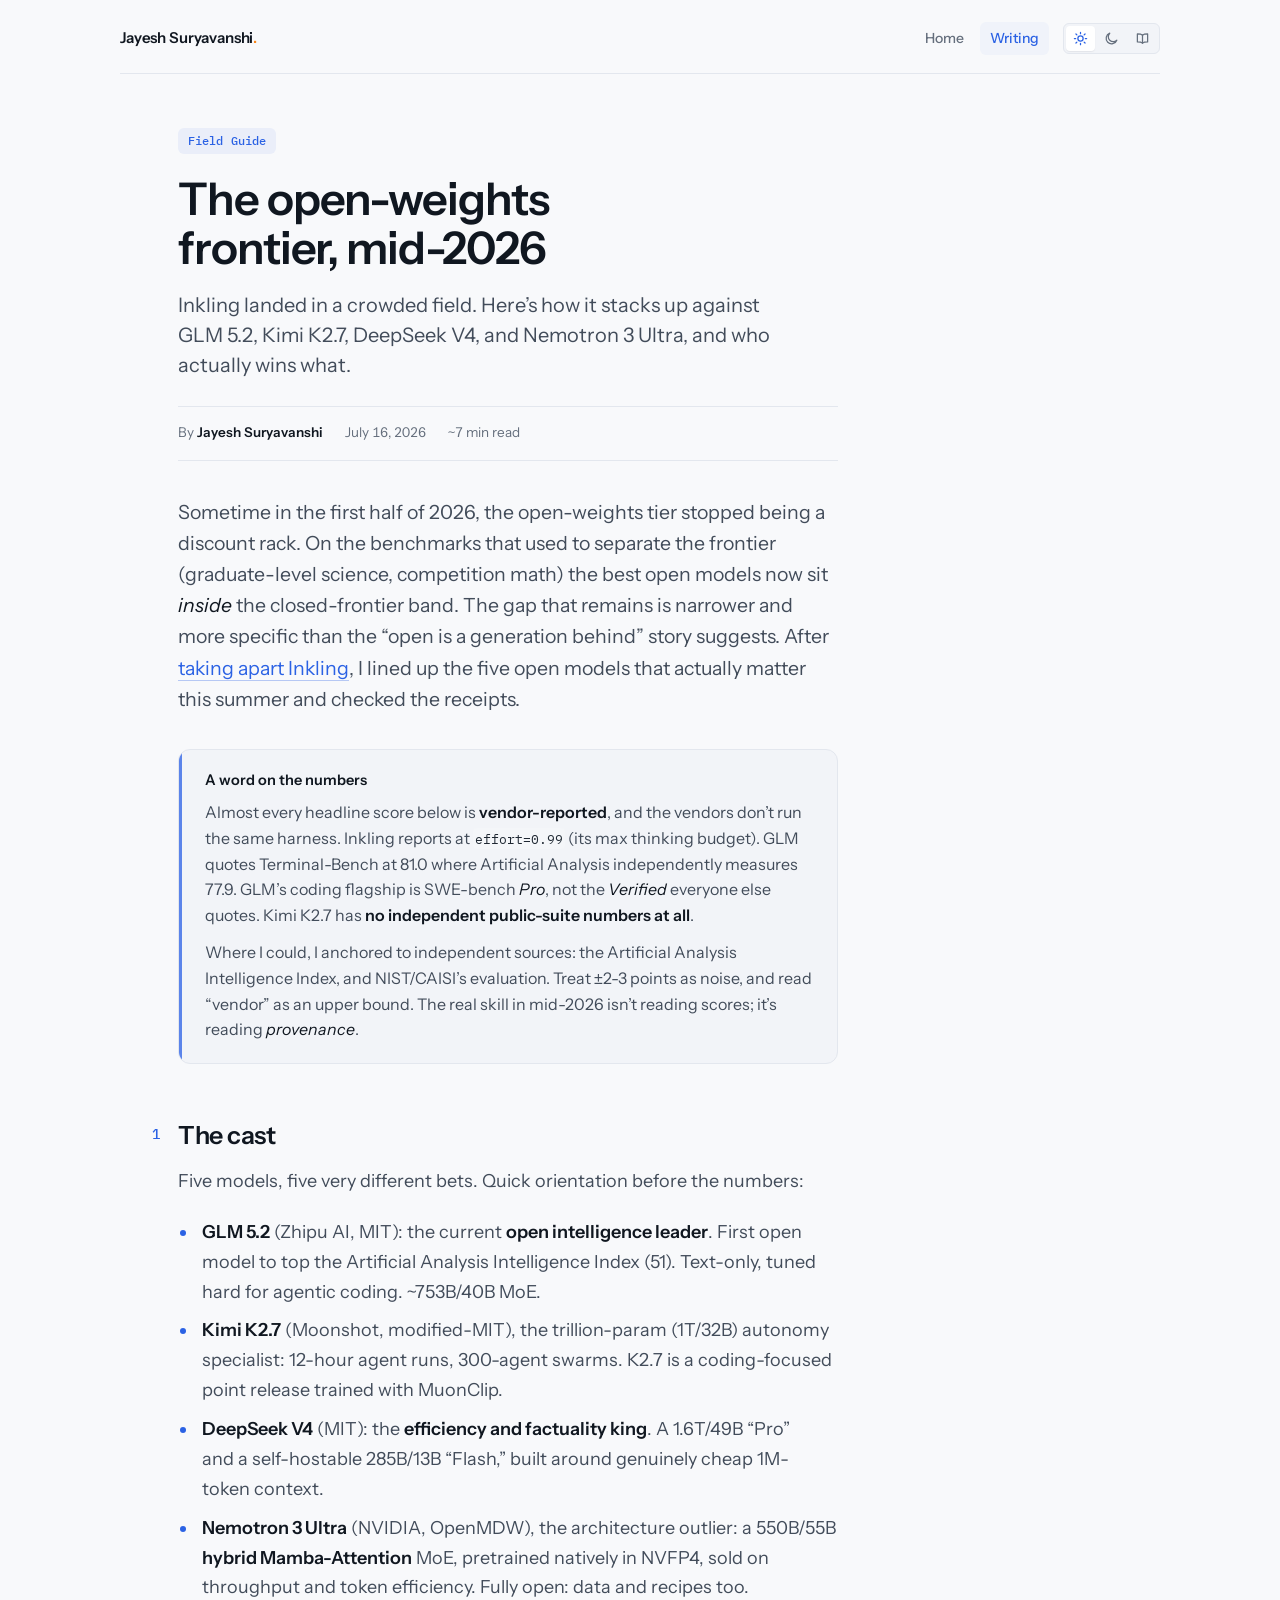
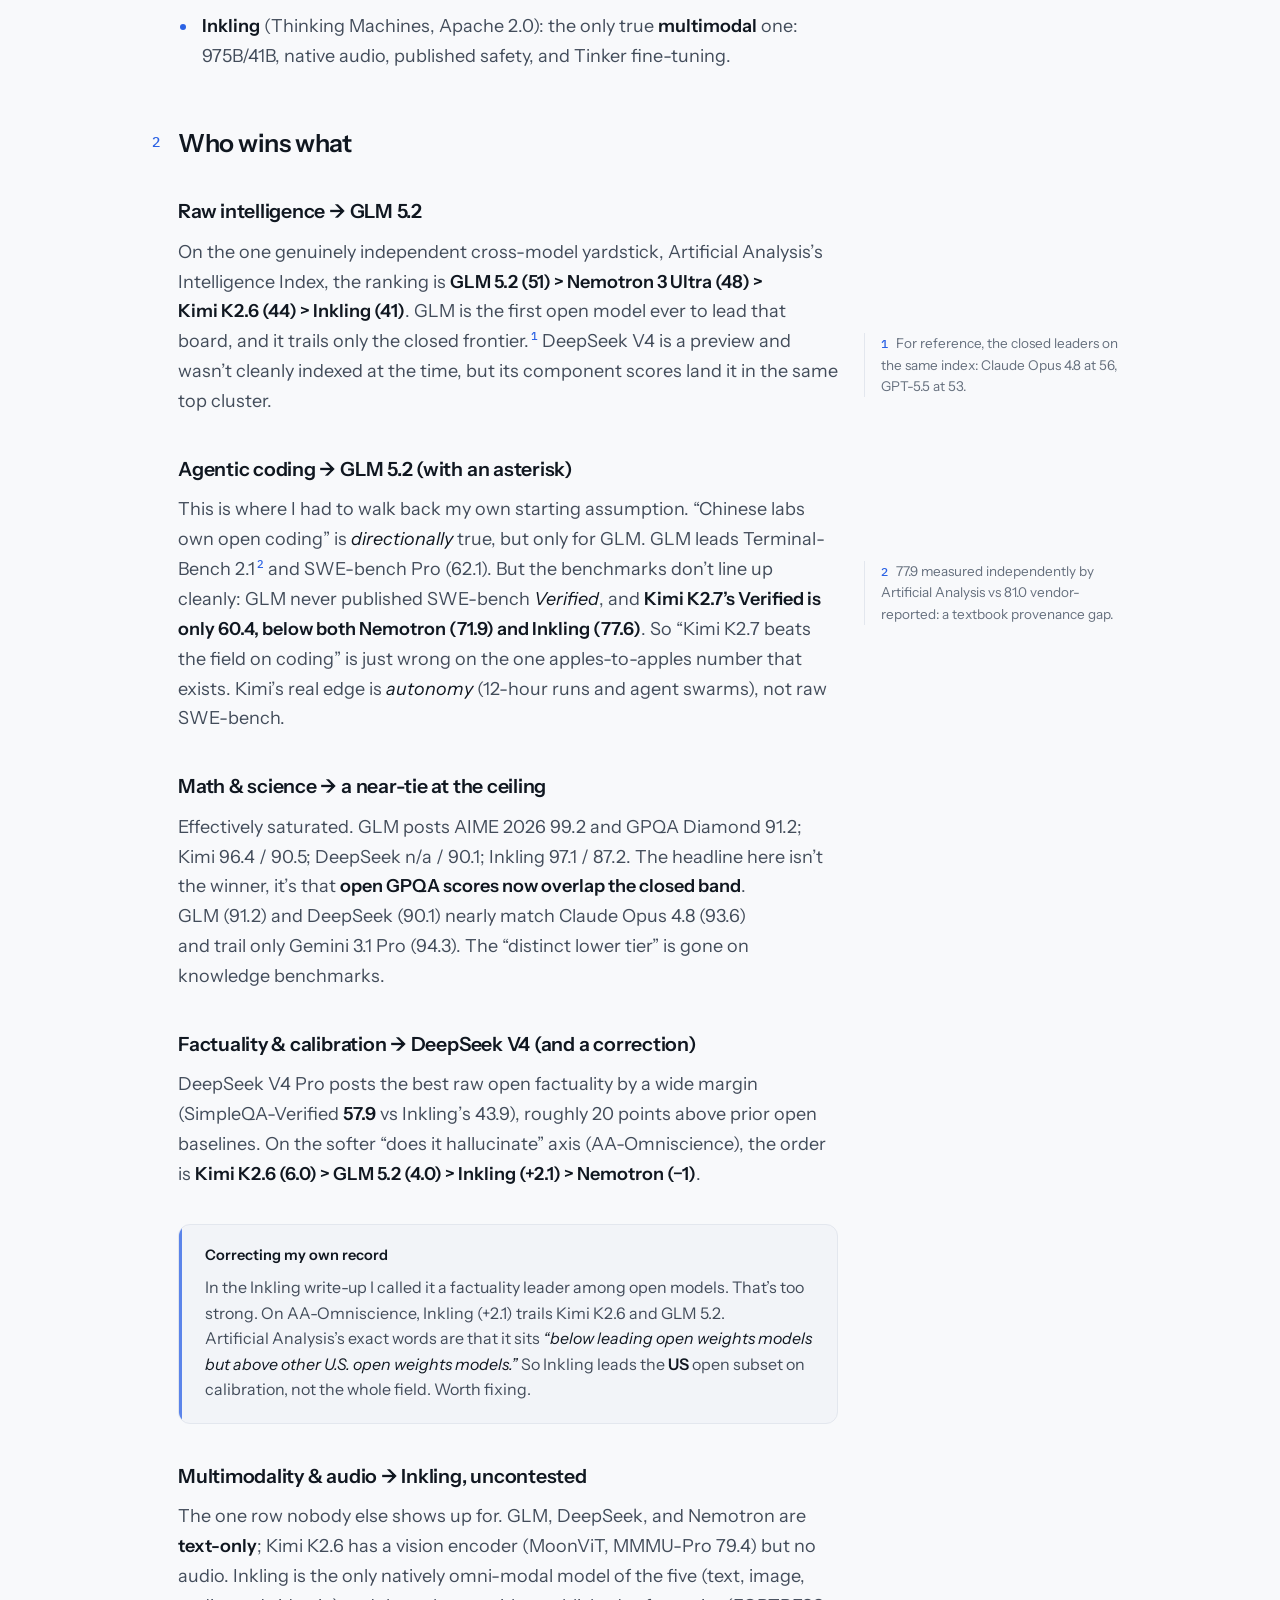
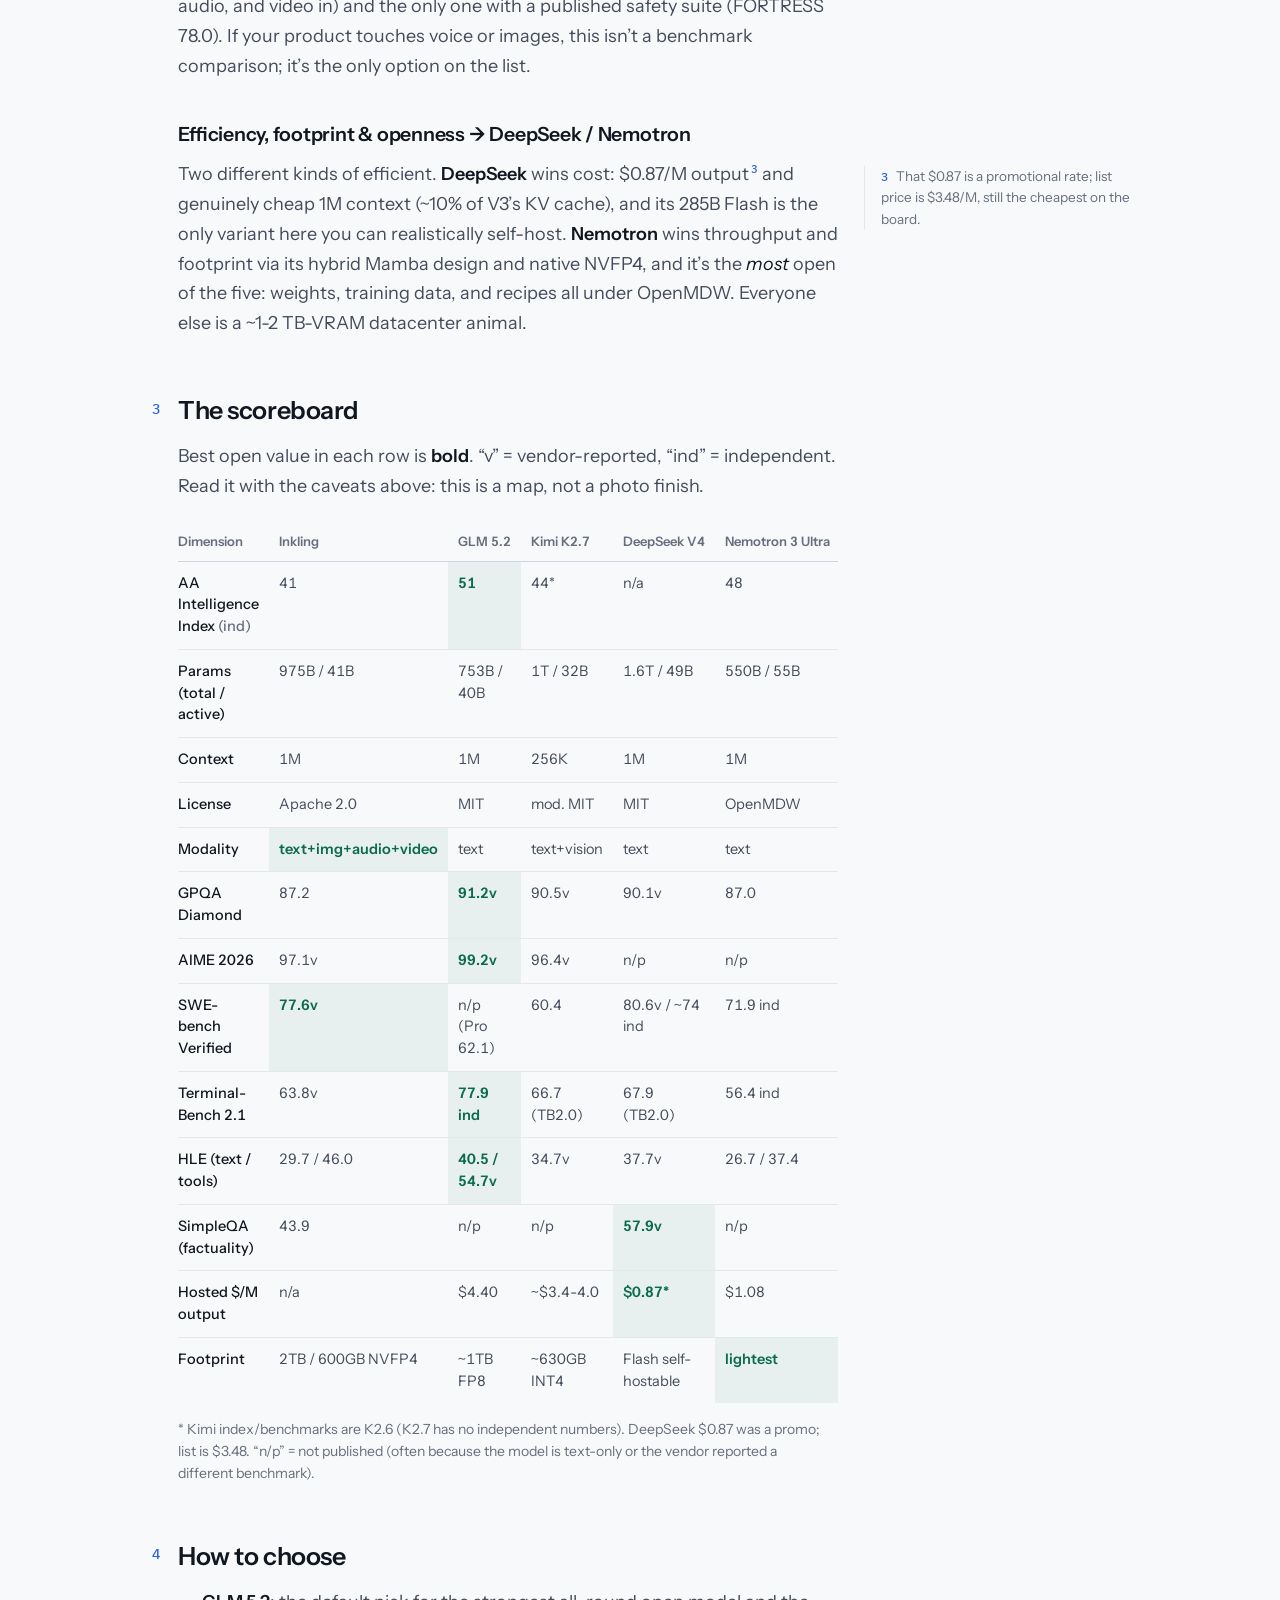
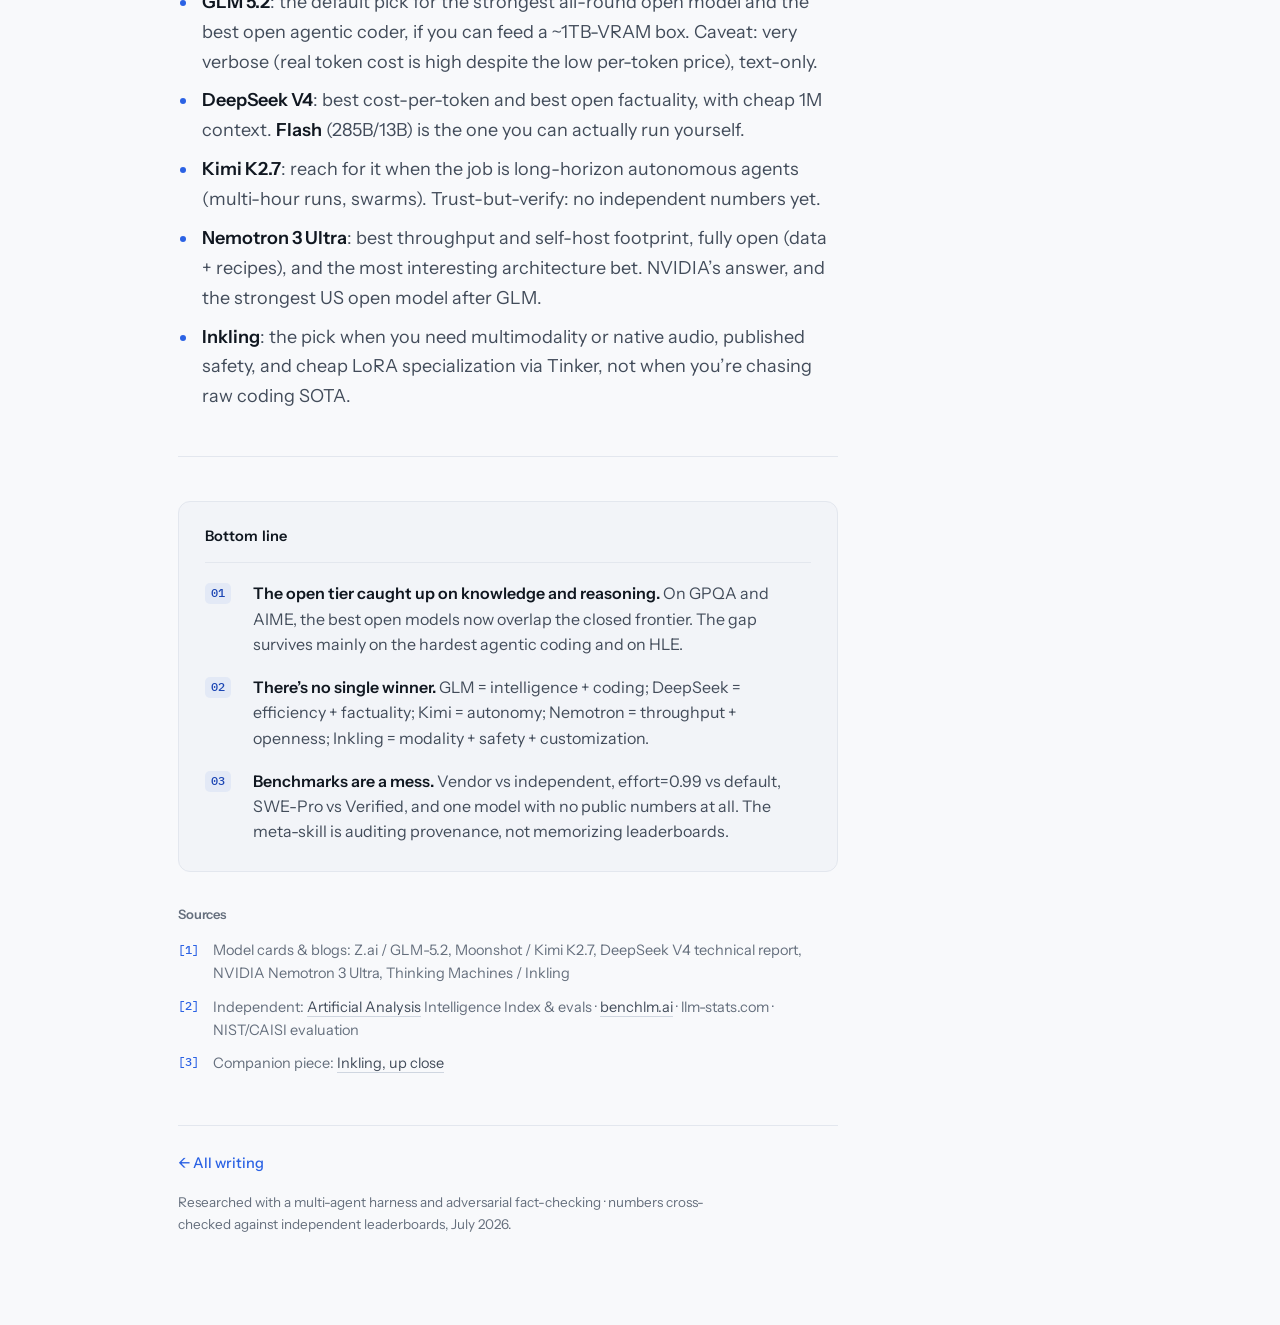
<file: blog/open-weights-frontier.html>
<!DOCTYPE html>
<html lang="en">
<head>
  <meta charset="utf-8">
  <title>The open-weights frontier, mid-2026 · Jayesh Suryavanshi</title>
  <meta name="description" content="Five open-weights models (Inkling, GLM 5.2, Kimi K2.7, DeepSeek V4, and Nemotron 3 Ultra) and who actually wins what. A benchmark-checked field guide to the state of open models in mid-2026.">
  <meta name="author" content="Jayesh Suryavanshi">
  <link rel="canonical" href="https://www.jayeshsuryavanshi.com/blog/open-weights-frontier.html">

  <meta property="og:type" content="article">
  <meta property="og:url" content="https://www.jayeshsuryavanshi.com/blog/open-weights-frontier.html">
  <meta property="og:site_name" content="Jayesh Suryavanshi">
  <meta property="og:title" content="The open-weights frontier, mid-2026">
  <meta property="og:description" content="Inkling, GLM 5.2, Kimi K2.7, DeepSeek V4, Nemotron 3 Ultra: who actually wins what. A benchmark-checked field guide.">
  <meta property="og:image" content="https://www.jayeshsuryavanshi.com/images/og-open-weights.png">
  <meta property="og:image:width" content="2400">
  <meta property="og:image:height" content="1260">
  <meta property="og:image:alt" content="The open-weights frontier, mid-2026: a study by Jayesh Suryavanshi">
  <meta property="article:published_time" content="2026-07-16">

  <meta name="twitter:card" content="summary_large_image">
  <meta name="twitter:site" content="@2jayesh3">
  <meta name="twitter:creator" content="@2jayesh3">
  <meta name="twitter:title" content="The open-weights frontier, mid-2026">
  <meta name="twitter:description" content="Inkling, GLM 5.2, Kimi K2.7, DeepSeek V4, Nemotron 3 Ultra: who actually wins what.">
  <meta name="twitter:image" content="https://www.jayeshsuryavanshi.com/images/og-open-weights.png">
  <meta name="twitter:image:alt" content="The open-weights frontier, mid-2026: a study by Jayesh Suryavanshi">

  <meta name="viewport" content="width=device-width, initial-scale=1">
  <meta name="theme-color" content="#f8f9fb" media="(prefers-color-scheme: light)">
  <meta name="theme-color" content="#0b0e14" media="(prefers-color-scheme: dark)">
  <link rel="apple-touch-icon" sizes="180x180" href="../apple-touch-icon.png">
  <link rel="icon" type="image/png" sizes="32x32" href="../favicon-32x32.png">
  <link rel="icon" type="image/png" sizes="16x16" href="../favicon-16x16.png">
  <link rel="manifest" href="../site.webmanifest">
  <link rel="alternate" type="application/rss+xml" title="Jayesh Suryavanshi · Writing" href="https://www.jayeshsuryavanshi.com/blog/feed.xml">
  <link rel="alternate" type="application/feed+json" title="Jayesh Suryavanshi · Writing" href="https://www.jayeshsuryavanshi.com/blog/feed.json">
  <script type="application/ld+json">
  {
    "@context": "https://schema.org",
    "@type": "BlogPosting",
    "headline": "The open-weights frontier, mid-2026",
    "description": "Inkling, GLM 5.2, Kimi K2.7, DeepSeek V4, Nemotron 3 Ultra: who actually wins what. A benchmark-checked field guide.",
    "image": "https://www.jayeshsuryavanshi.com/images/og-open-weights.png",
    "datePublished": "2026-07-16",
    "dateModified": "2026-07-16",
    "author": { "@type": "Person", "name": "Jayesh Suryavanshi", "url": "https://www.jayeshsuryavanshi.com/" },
    "publisher": { "@type": "Person", "name": "Jayesh Suryavanshi" },
    "mainEntityOfPage": "https://www.jayeshsuryavanshi.com/blog/open-weights-frontier.html",
    "url": "https://www.jayeshsuryavanshi.com/blog/open-weights-frontier.html"
  }
  </script>
  <link rel="preconnect" href="https://fonts.googleapis.com">
  <link rel="preconnect" href="https://fonts.gstatic.com" crossorigin>
  <link rel="stylesheet" href="https://fonts.googleapis.com/css2?family=Instrument+Sans:ital,wght@0,400..700;1,400..600&family=IBM+Plex+Mono:wght@400;500&display=swap">
  <link rel="stylesheet" href="blog.css?v=7">
  <script>
    /* scheme boot. runs before first paint so a pinned theme never flashes the
       other one. with no pinned choice the attribute stays off and the page
       follows prefers-color-scheme, which is also the no JavaScript path.
       the js class only reveals the switcher, which is inert without script */
    (function () {
      var r = document.documentElement;
      r.className += (r.className ? ' ' : '') + 'js';
      try {
        var t = localStorage.getItem('blog-theme');
        if (t === 'light' || t === 'dark' || t === 'reading') { r.setAttribute('data-theme', t); }
      } catch (e) {}
    })();
  </script>
</head>
<body>
  <div id="progress"></div>

  <div class="wrap">

    <header class="masthead">
      <a class="brand" href="../">Jayesh Suryavanshi<span class="dot">.</span></a>
      <nav>
        <a href="../">Home</a>
        <a href="./" class="here">Writing</a>
      </nav>
      <div class="theme-switch" role="group" aria-label="Color scheme">
        <button type="button" data-theme-set="light" aria-pressed="false" title="Light scheme"><span class="sw-label">Light</span></button>
        <button type="button" data-theme-set="dark" aria-pressed="false" title="Dark scheme"><span class="sw-label">Dark</span></button>
        <button type="button" data-theme-set="reading" aria-pressed="false" title="Reading scheme, warm paper and larger type"><span class="sw-label">Reading</span></button>
      </div>
    </header>

    <main id="main">
    <article>
      <p class="kicker">Field Guide</p>
      <h1 class="title">The open-weights frontier, mid-&#8288;2026</h1>
      <p class="dek">Inkling landed in a crowded field. Here&rsquo;s how it stacks up against GLM&nbsp;5.2, Kimi&nbsp;K2.7, DeepSeek&nbsp;V4, and Nemotron&nbsp;3&nbsp;Ultra, and who actually wins what.</p>
      <div class="byline">
        <span>By <strong>Jayesh Suryavanshi</strong></span>
        <span class="sep">·</span>
        <span>July&nbsp;16,&nbsp;2026</span>
        <span class="sep">·</span>
        <span>~7&nbsp;min read</span>
      </div>

      <div class="prose">

        <p class="lead">Sometime in the first half of 2026, the open-weights tier stopped being a discount rack. On the benchmarks that used to separate the frontier (graduate-level science, competition math) the best open models now sit <em>inside</em> the closed-frontier band. The gap that remains is narrower and more specific than the &ldquo;open is a generation behind&rdquo; story suggests. After <a href="inkling.html">taking apart Inkling</a>, I lined up the five open models that actually matter this summer and checked the receipts.</p>

        <div class="callout">
          <div class="label">A word on the numbers</div>
          <p>Almost every headline score below is <strong>vendor-reported</strong>, and the vendors don&rsquo;t run the same harness. Inkling reports at <code>effort=0.99</code> (its max thinking budget). GLM quotes Terminal-Bench at 81.0 where Artificial&nbsp;Analysis independently measures 77.9. GLM&rsquo;s coding flagship is SWE-bench <em>Pro</em>, not the <em>Verified</em> everyone else quotes. Kimi&nbsp;K2.7 has <strong>no independent public-suite numbers at all</strong>.</p>
          <p>Where I could, I anchored to independent sources: the Artificial&nbsp;Analysis Intelligence Index, and NIST/CAISI&rsquo;s evaluation. Treat ±2-3&nbsp;points as noise, and read &ldquo;vendor&rdquo; as an upper bound. The real skill in mid-2026 isn&rsquo;t reading scores; it&rsquo;s reading <em>provenance</em>.</p>
        </div>

        <h2>The cast</h2>
        <p>Five models, five very different bets. Quick orientation before the numbers:</p>
        <ul>
          <li><strong>GLM&nbsp;5.2</strong> (Zhipu&nbsp;AI, MIT): the current <strong>open intelligence leader</strong>. First open model to top the Artificial&nbsp;Analysis Intelligence Index (51). Text-only, tuned hard for agentic coding. ~753B/40B MoE.</li>
          <li><strong>Kimi&nbsp;K2.7</strong> (Moonshot, modified-MIT), the trillion-param (1T/32B) autonomy specialist: 12-hour agent runs, 300-agent swarms. K2.7 is a coding-focused point release trained with MuonClip.</li>
          <li><strong>DeepSeek&nbsp;V4</strong> (MIT): the <strong>efficiency and factuality king</strong>. A 1.6T/49B &ldquo;Pro&rdquo; and a self-hostable 285B/13B &ldquo;Flash,&rdquo; built around genuinely cheap 1M-token context.</li>
          <li><strong>Nemotron&nbsp;3&nbsp;Ultra</strong> (NVIDIA, OpenMDW), the architecture outlier: a 550B/55B <strong>hybrid Mamba-Attention</strong> MoE, pretrained natively in NVFP4, sold on throughput and token efficiency. Fully open: data and recipes too.</li>
          <li><strong>Inkling</strong> (Thinking&nbsp;Machines, Apache&nbsp;2.0): the only true <strong>multimodal</strong> one: 975B/41B, native audio, published safety, and Tinker fine-tuning.</li>
        </ul>

        <h2>Who wins what</h2>

        <h3>Raw intelligence → GLM 5.2</h3>
        <p>On the one genuinely independent cross-model yardstick, Artificial&nbsp;Analysis&rsquo;s Intelligence Index, the ranking is <strong>GLM&nbsp;5.2 (51) &gt; Nemotron&nbsp;3&nbsp;Ultra (48) &gt; Kimi&nbsp;K2.6 (44) &gt; Inkling (41)</strong>. GLM is the first open model ever to lead that board, and it trails only the closed frontier.<span class="sn-ref">1</span> DeepSeek&nbsp;V4 is a preview and wasn&rsquo;t cleanly indexed at the time, but its component scores land it in the same top cluster.</p>

        <aside class="sidenote"><span class="sn-num">1</span>For reference, the closed leaders on the same index: Claude&nbsp;Opus&nbsp;4.8 at 56, GPT-5.5 at 53.</aside>

        <h3>Agentic coding → GLM 5.2 (with an asterisk)</h3>
        <p>This is where I had to walk back my own starting assumption. &ldquo;Chinese labs own open coding&rdquo; is <em>directionally</em> true, but only for GLM. GLM leads Terminal-Bench&nbsp;2.1<span class="sn-ref">2</span> and SWE-bench&nbsp;Pro (62.1). But the benchmarks don&rsquo;t line up cleanly: GLM never published SWE-bench <em>Verified</em>, and <strong>Kimi&nbsp;K2.7&rsquo;s Verified is only 60.4, below both Nemotron (71.9) and Inkling (77.6)</strong>. So &ldquo;Kimi&nbsp;K2.7 beats the field on coding&rdquo; is just wrong on the one apples-to-apples number that exists. Kimi&rsquo;s real edge is <em>autonomy</em> (12-hour runs and agent swarms), not raw SWE-bench.</p>

        <aside class="sidenote"><span class="sn-num">2</span>77.9 measured independently by Artificial&nbsp;Analysis vs 81.0 vendor-reported: a textbook provenance gap.</aside>

        <h3>Math &amp; science → a near-tie at the ceiling</h3>
        <p>Effectively saturated. GLM posts AIME&nbsp;2026 99.2 and GPQA&nbsp;Diamond 91.2; Kimi 96.4 / 90.5; DeepSeek n/a / 90.1; Inkling 97.1 / 87.2. The headline here isn&rsquo;t the winner, it&rsquo;s that <strong>open GPQA scores now overlap the closed band</strong>. GLM (91.2) and DeepSeek (90.1) nearly match Claude&nbsp;Opus&nbsp;4.8 (93.6) and trail only Gemini&nbsp;3.1&nbsp;Pro (94.3). The &ldquo;distinct lower tier&rdquo; is gone on knowledge benchmarks.</p>

        <h3>Factuality &amp; calibration → DeepSeek V4 (and a correction)</h3>
        <p>DeepSeek&nbsp;V4&nbsp;Pro posts the best raw open factuality by a wide margin (SimpleQA-Verified <strong>57.9</strong> vs Inkling&rsquo;s 43.9), roughly 20 points above prior open baselines. On the softer &ldquo;does it hallucinate&rdquo; axis (AA-Omniscience), the order is <strong>Kimi&nbsp;K2.6 (6.0) &gt; GLM&nbsp;5.2 (4.0) &gt; Inkling (+2.1) &gt; Nemotron (−1)</strong>.</p>
        <div class="callout">
          <div class="label">Correcting my own record</div>
          <p>In the Inkling write-up I called it a factuality leader among open models. That&rsquo;s too strong. On AA-Omniscience, Inkling (+2.1) trails Kimi&nbsp;K2.6 and GLM&nbsp;5.2. Artificial&nbsp;Analysis&rsquo;s exact words are that it sits <em>&ldquo;below leading open weights models but above other U.S. open weights models.&rdquo;</em> So Inkling leads the <strong>US</strong> open subset on calibration, not the whole field. Worth fixing.</p>
        </div>

        <h3>Multimodality &amp; audio → Inkling, uncontested</h3>
        <p>The one row nobody else shows up for. GLM, DeepSeek, and Nemotron are <strong>text-only</strong>; Kimi K2.6 has a vision encoder (MoonViT, MMMU-Pro 79.4) but no audio. Inkling is the only natively omni-modal model of the five (text, image, audio, and video in) and the only one with a published safety suite (FORTRESS 78.0). If your product touches voice or images, this isn&rsquo;t a benchmark comparison; it&rsquo;s the only option on the list.</p>

        <h3>Efficiency, footprint &amp; openness → DeepSeek / Nemotron</h3>
        <p>Two different kinds of efficient. <strong>DeepSeek</strong> wins cost: $0.87/M output<span class="sn-ref">3</span> and genuinely cheap 1M context (~10% of V3&rsquo;s KV cache), and its 285B Flash is the only variant here you can realistically self-host. <strong>Nemotron</strong> wins throughput and footprint via its hybrid Mamba design and native NVFP4, and it&rsquo;s the <em>most</em> open of the five: weights, training data, and recipes all under OpenMDW. Everyone else is a ~1-2&nbsp;TB-VRAM datacenter animal.</p>

        <aside class="sidenote"><span class="sn-num">3</span>That $0.87 is a promotional rate; list price is $3.48/M, still the cheapest on the board.</aside>

        <h2>The scoreboard</h2>
        <p>Best open value in each row is <strong>bold</strong>. &ldquo;v&rdquo; = vendor-reported, &ldquo;ind&rdquo; = independent. Read it with the caveats above: this is a map, not a photo finish.</p>

        <div class="table-scroll" tabindex="0" role="region" aria-label="Open-weights scoreboard">
        <table>
          <thead><tr>
            <th>Dimension</th><th>Inkling</th><th>GLM&nbsp;5.2</th><th>Kimi&nbsp;K2.7</th><th>DeepSeek&nbsp;V4</th><th>Nemotron&nbsp;3&nbsp;Ultra</th>
          </tr></thead>
          <tbody>
            <tr><td>AA Intelligence Index <span class="muted">(ind)</span></td><td>41</td><td class="win"><strong>51</strong></td><td>44*</td><td>n/a</td><td>48</td></tr>
            <tr><td>Params (total / active)</td><td>975B / 41B</td><td>753B / 40B</td><td>1T / 32B</td><td>1.6T / 49B</td><td>550B / 55B</td></tr>
            <tr><td>Context</td><td>1M</td><td>1M</td><td>256K</td><td>1M</td><td>1M</td></tr>
            <tr><td>License</td><td>Apache 2.0</td><td>MIT</td><td>mod. MIT</td><td>MIT</td><td>OpenMDW</td></tr>
            <tr><td>Modality</td><td class="win"><strong>text+img+audio+video</strong></td><td>text</td><td>text+vision</td><td>text</td><td>text</td></tr>
            <tr><td>GPQA Diamond</td><td>87.2</td><td class="win"><strong>91.2</strong>v</td><td>90.5v</td><td>90.1v</td><td>87.0</td></tr>
            <tr><td>AIME 2026</td><td>97.1v</td><td class="win"><strong>99.2</strong>v</td><td>96.4v</td><td>n/p</td><td>n/p</td></tr>
            <tr><td>SWE-bench Verified</td><td class="win"><strong>77.6</strong>v</td><td>n/p (Pro 62.1)</td><td>60.4</td><td>80.6v / ~74 ind</td><td>71.9 ind</td></tr>
            <tr><td>Terminal-Bench 2.1</td><td>63.8v</td><td class="win"><strong>77.9</strong> ind</td><td>66.7 (TB2.0)</td><td>67.9 (TB2.0)</td><td>56.4 ind</td></tr>
            <tr><td>HLE (text / tools)</td><td>29.7 / 46.0</td><td class="win"><strong>40.5 / 54.7</strong>v</td><td>34.7v</td><td>37.7v</td><td>26.7 / 37.4</td></tr>
            <tr><td>SimpleQA (factuality)</td><td>43.9</td><td>n/p</td><td>n/p</td><td class="win"><strong>57.9</strong>v</td><td>n/p</td></tr>
            <tr><td>Hosted $/M output</td><td>n/a</td><td>$4.40</td><td>~$3.4-4.0</td><td class="win"><strong>$0.87</strong>*</td><td>$1.08</td></tr>
            <tr><td>Footprint</td><td>2TB / 600GB NVFP4</td><td>~1TB FP8</td><td>~630GB INT4</td><td>Flash self-hostable</td><td class="win"><strong>lightest</strong></td></tr>
          </tbody>
        </table>
        </div>
        <p class="table-note">* Kimi index/benchmarks are K2.6 (K2.7 has no independent numbers). DeepSeek $0.87 was a promo; list is $3.48. &ldquo;n/p&rdquo; = not published (often because the model is text-only or the vendor reported a different benchmark).</p>

        <h2>How to choose</h2>
        <ul>
          <li><strong>GLM&nbsp;5.2</strong>: the default pick for the strongest all-round open model and the best open agentic coder, if you can feed a ~1TB-VRAM box. Caveat: very verbose (real token cost is high despite the low per-token price), text-only.</li>
          <li><strong>DeepSeek&nbsp;V4</strong>: best cost-per-token and best open factuality, with cheap 1M context. <strong>Flash</strong> (285B/13B) is the one you can actually run yourself.</li>
          <li><strong>Kimi&nbsp;K2.7</strong>: reach for it when the job is long-horizon autonomous agents (multi-hour runs, swarms). Trust-but-verify: no independent numbers yet.</li>
          <li><strong>Nemotron&nbsp;3&nbsp;Ultra</strong>: best throughput and self-host footprint, fully open (data + recipes), and the most interesting architecture bet. NVIDIA&rsquo;s answer, and the strongest US open model after GLM.</li>
          <li><strong>Inkling</strong>: the pick when you need multimodality or native audio, published safety, and cheap LoRA specialization via Tinker, not when you&rsquo;re chasing raw coding SOTA.</li>
        </ul>

        <hr class="rule">

        <div class="takeaways">
          <h2>Bottom line</h2>
          <ul>
            <li><strong>The open tier caught up on knowledge and reasoning.</strong> On GPQA and AIME, the best open models now overlap the closed frontier. The gap survives mainly on the hardest agentic coding and on HLE.</li>
            <li><strong>There&rsquo;s no single winner.</strong> GLM = intelligence + coding; DeepSeek = efficiency + factuality; Kimi = autonomy; Nemotron = throughput + openness; Inkling = modality + safety + customization.</li>
            <li><strong>Benchmarks are a mess.</strong> Vendor vs independent, effort=0.99 vs default, SWE-Pro vs Verified, and one model with no public numbers at all. The meta-skill is auditing provenance, not memorizing leaderboards.</li>
          </ul>
        </div>

        <div class="sources">
          <h3>Sources</h3>
          <ul>
            <li>Model cards &amp; blogs: Z.ai / GLM-5.2, Moonshot / Kimi&nbsp;K2.7, DeepSeek&nbsp;V4 technical report, NVIDIA Nemotron&nbsp;3&nbsp;Ultra, Thinking&nbsp;Machines / Inkling</li>
            <li>Independent: <a href="https://artificialanalysis.ai/">Artificial Analysis</a> Intelligence Index &amp; evals · <a href="https://benchlm.ai/">benchlm.ai</a> · llm-stats.com · NIST/CAISI evaluation</li>
            <li>Companion piece: <a href="inkling.html">Inkling, up close</a></li>
          </ul>
        </div>

      </div>
    </article>
    </main>

    <footer class="post-foot">
      <a class="back" href="./">← All writing</a>
      <p class="made">Researched with a multi-agent harness and adversarial fact-checking · numbers cross-checked against independent leaderboards, July&nbsp;2026.</p>
    </footer>

  </div>

  <script>
    (function () {
      var bar = document.getElementById('progress');
      function tick() {
        var h = document.documentElement;
        var max = h.scrollHeight - h.clientHeight;
        bar.style.width = (max > 0 ? (h.scrollTop / max) * 100 : 0) + '%';
      }
      document.addEventListener('scroll', tick, { passive: true });
      tick();
    })();
  </script>
  <script>
    /* a table gets the pinned-column hairline only while it really overflows
       its box, rechecked on resize. the class is cleared before measuring
       because the rule it enables widens the first column */
    (function () {
      var boxes = document.querySelectorAll('.table-scroll');
      if (!boxes.length) { return; }
      function check() {
        for (var i = 0; i < boxes.length; i++) {
          boxes[i].classList.remove('is-scrolling');
          if (boxes[i].scrollWidth > boxes[i].clientWidth + 1) { boxes[i].classList.add('is-scrolling'); }
        }
      }
      check();
      if (document.fonts && document.fonts.ready) { document.fonts.ready.then(check); }
      window.addEventListener('resize', check);
    })();
  </script>
  <script>
    (function () {
      /* margin notes float from where their <aside> sits in the source, after
         the paragraph that cites them, so on the rail they started a paragraph
         or more below their mark. this lifts each note until its first line
         shares a baseline with its reference, never closer than 16px under the
         note above. rail widths only: below 1104px the notes are plain blocks
         after their paragraph and are left alone */
      var notes = document.querySelectorAll('aside.sidenote');
      if (!notes.length || !window.matchMedia) { return; }
      var wide = window.matchMedia('(min-width: 1104px)');
      function textNear(el, forward) {
        var box = forward ? el.parentNode : (el.closest('p, li, td, blockquote') || el.parentNode);
        var w = document.createTreeWalker(box, NodeFilter.SHOW_TEXT), n, hit = null;
        while ((n = w.nextNode())) {
          var after = el.compareDocumentPosition(n) & Node.DOCUMENT_POSITION_FOLLOWING;
          if (el.contains(n) || !/\S/.test(n.data)) { continue; }
          if (forward && after) { return { n: n, i: n.data.search(/\S/) }; }
          if (!forward && !after) { hit = { n: n, i: n.data.replace(/\s+$/, '').length - 1 }; }
        }
        return hit;
      }
      function charBottom(t) {
        var r = document.createRange();
        r.setStart(t.n, t.i); r.setEnd(t.n, t.i + 1);
        return r.getBoundingClientRect().bottom;
      }
      function align() {
        var i, floor = -Infinity;
        for (i = 0; i < notes.length; i++) { notes[i].style.removeProperty('--sn-lift'); }
        if (!wide.matches) { return; }
        var refs = document.querySelectorAll('.sn-ref');
        for (i = 0; i < notes.length; i++) {
          var n = notes[i], num = n.querySelector('.sn-num'), ref = null;
          for (var j = 0; num && j < refs.length; j++) {
            if (refs[j].textContent.trim() === num.textContent.trim()) { ref = refs[j]; break; }
          }
          var a = num && textNear(num, true), b = ref && textNear(ref, false);
          if (!a || !b) { continue; }
          /* a zero size inline-block sits on the baseline. measured inside the
             note only, where the first line is never full, then carried to the
             reference line as a fraction of font size (both are the same face) */
          var probe = document.createElement('span');
          probe.style.cssText = 'display:inline-block;width:0;height:0';
          num.parentNode.insertBefore(probe, num.nextSibling);
          var noteBase = probe.getBoundingClientRect().top;
          probe.parentNode.removeChild(probe);
          var nfs = parseFloat(getComputedStyle(n).fontSize);
          var drop = (charBottom(a) - noteBase) / nfs;
          var refBase = charBottom(b) - drop * parseFloat(getComputedStyle(b.n.parentNode).fontSize);
          var top = n.getBoundingClientRect().top;
          var want = Math.max(top + refBase - noteBase, floor);
          /* a custom property, not margin-top: blog.css reads it only on the
             rail, so print and narrow layouts never inherit a stale lift */
          n.style.setProperty('--sn-lift', ((parseFloat(getComputedStyle(n).marginTop) || 0) + want - top) + 'px');
          floor = n.getBoundingClientRect().bottom + 16;
        }
      }
      align();
      if (document.fonts && document.fonts.ready) { document.fonts.ready.then(align); }
      window.addEventListener('load', align);
      var t;
      window.addEventListener('resize', function () { clearTimeout(t); t = setTimeout(align, 100); });
      if (wide.addEventListener) { wide.addEventListener('change', align); } else if (wide.addListener) { wide.addListener(align); }
      /* the reading scheme changes type size, so every line moves */
      if (window.MutationObserver) {
        new MutationObserver(align).observe(document.documentElement, { attributes: true, attributeFilter: ['data-theme'] });
      }
    })();
  </script>
  <script>
    /* the scheme switcher. the pinned choice lives in localStorage, and every
       access is guarded because storage throws in private mode and when site
       data is blocked. with nothing pinned the buttons show whichever scheme
       the operating system is asking for, and follow it if it changes */
    (function () {
      var KEY = 'blog-theme';
      var OK = { light: 1, dark: 1, reading: 1 };
      var root = document.documentElement;
      var group = document.querySelector('.theme-switch');
      if (!group) { return; }
      var buttons = group.querySelectorAll('button[data-theme-set]');
      var mq = window.matchMedia ? window.matchMedia('(prefers-color-scheme: dark)') : null;

      /* the attribute on <html> is the source of truth, not storage: the boot
         script has already copied any pinned choice onto it, and when storage
         is unavailable the buttons still agree with what the page is showing */
      function pinned() { var t = root.getAttribute('data-theme'); return OK[t] ? t : null; }
      function mark() {
        var active = pinned() || ((mq && mq.matches) ? 'dark' : 'light');
        for (var i = 0; i < buttons.length; i++) {
          buttons[i].setAttribute('aria-pressed',
            buttons[i].getAttribute('data-theme-set') === active ? 'true' : 'false');
        }
      }
      function pick(name) {
        if (!OK[name]) { return; }
        root.setAttribute('data-theme', name);
        try { localStorage.setItem(KEY, name); } catch (e) {}
        mark();
      }
      for (var i = 0; i < buttons.length; i++) {
        buttons[i].addEventListener('click', function () {
          pick(this.getAttribute('data-theme-set'));
        });
      }
      mark();
      if (mq) {
        var follow = function () { if (!pinned()) { mark(); } };
        if (mq.addEventListener) { mq.addEventListener('change', follow); }
        else if (mq.addListener) { mq.addListener(follow); }
      }
    })();
  </script>
</body>

</html>
</file>
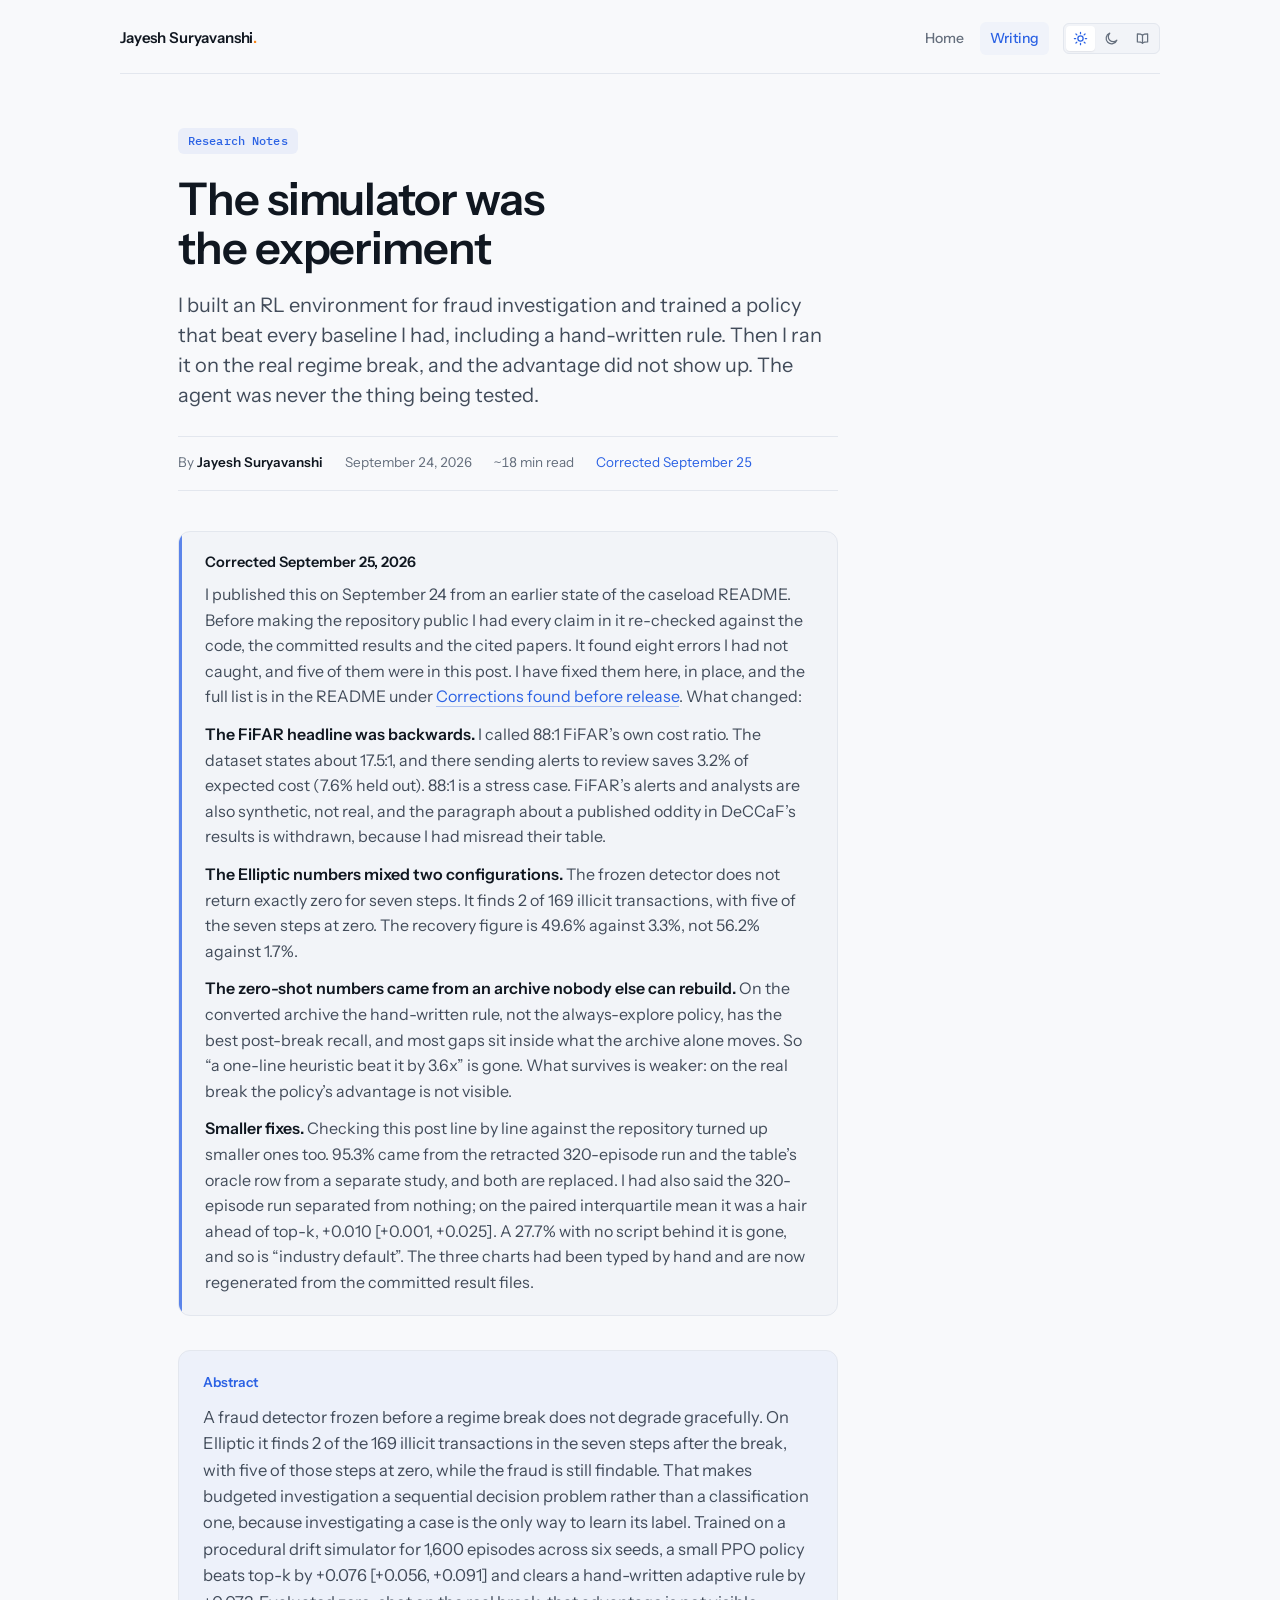
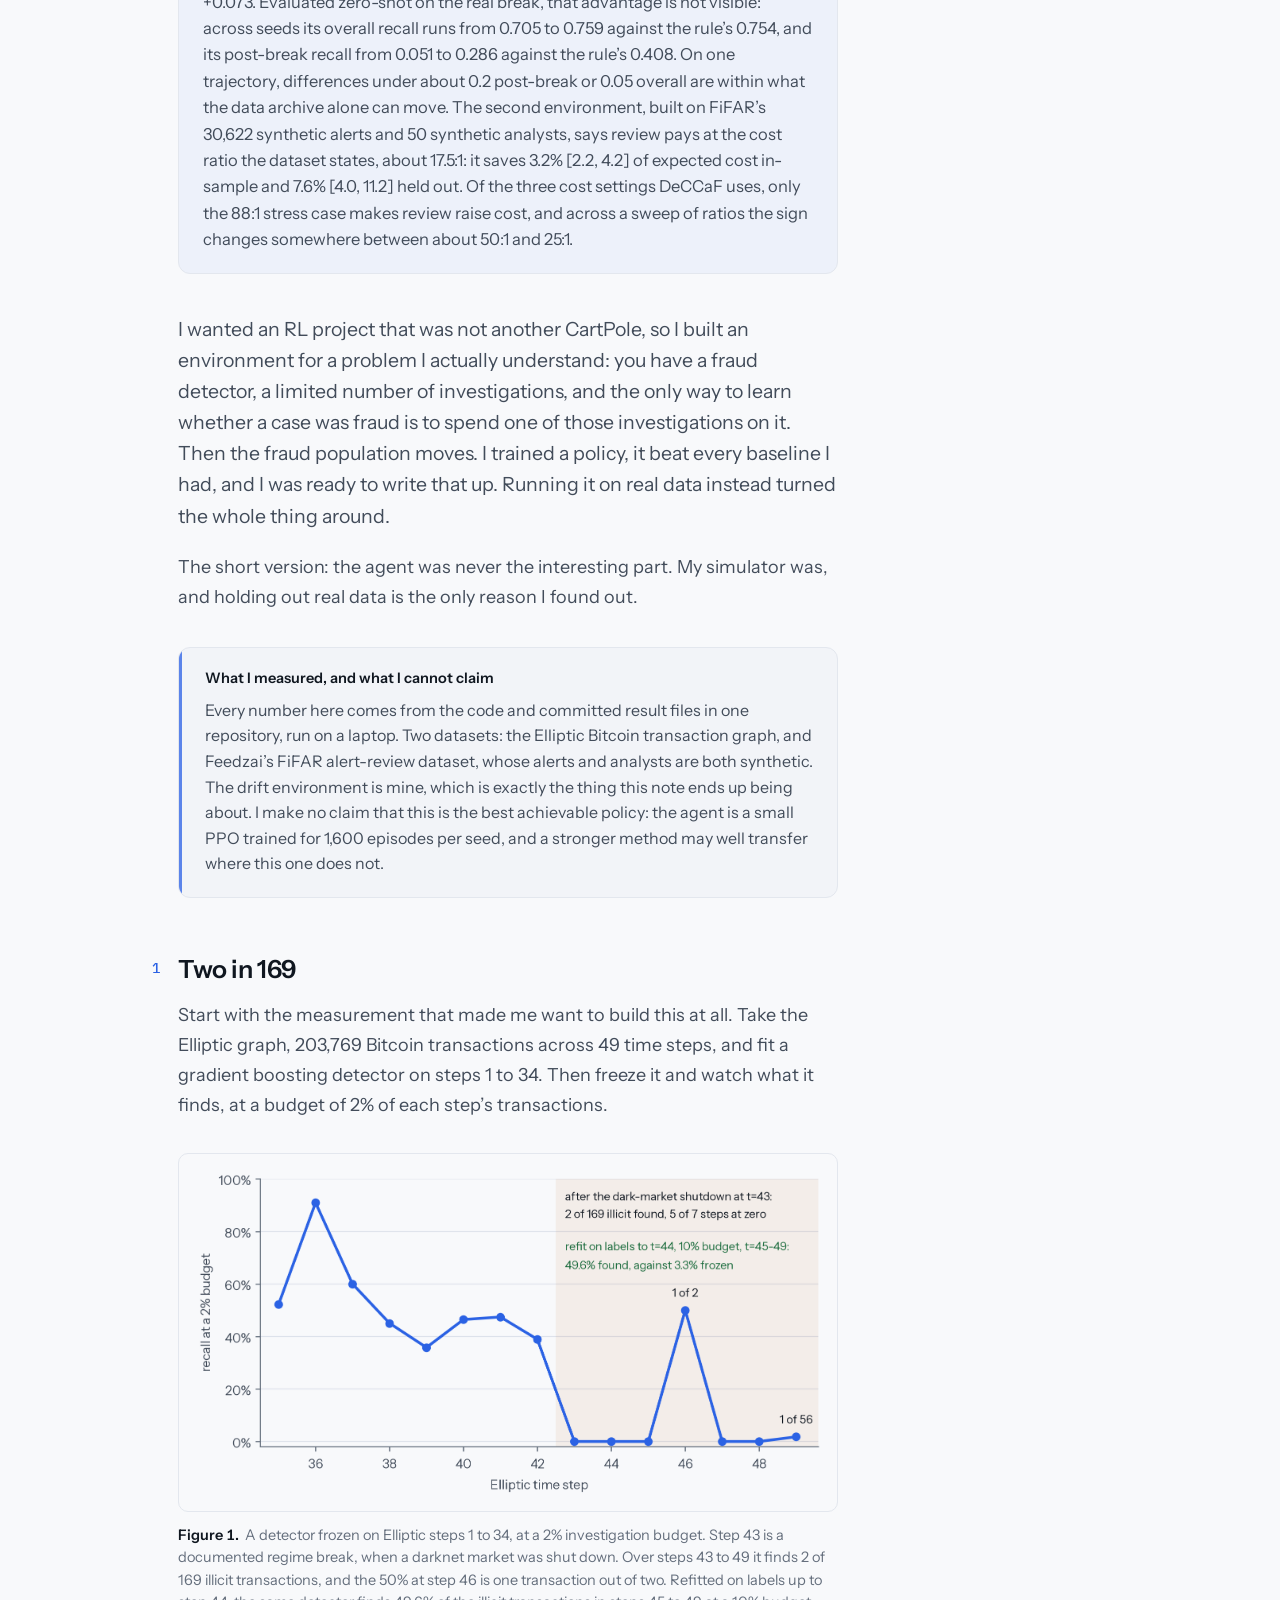
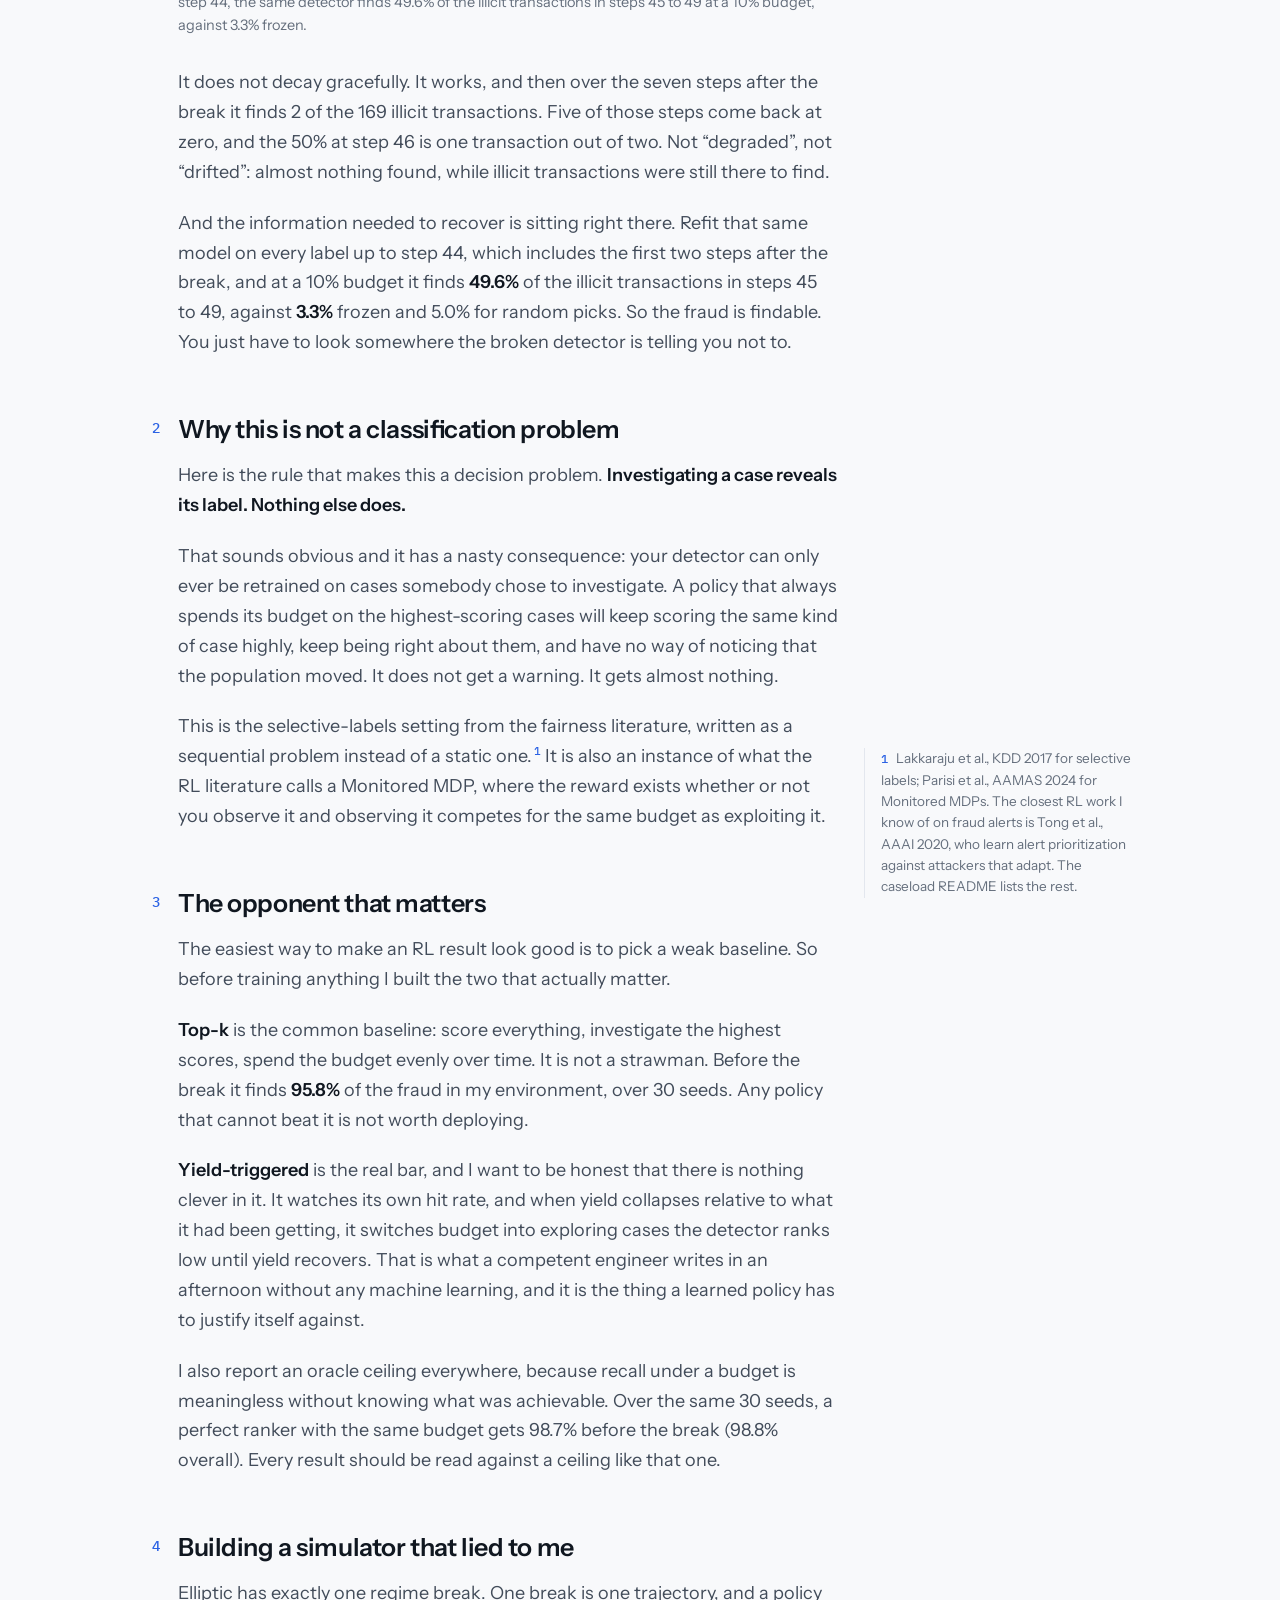
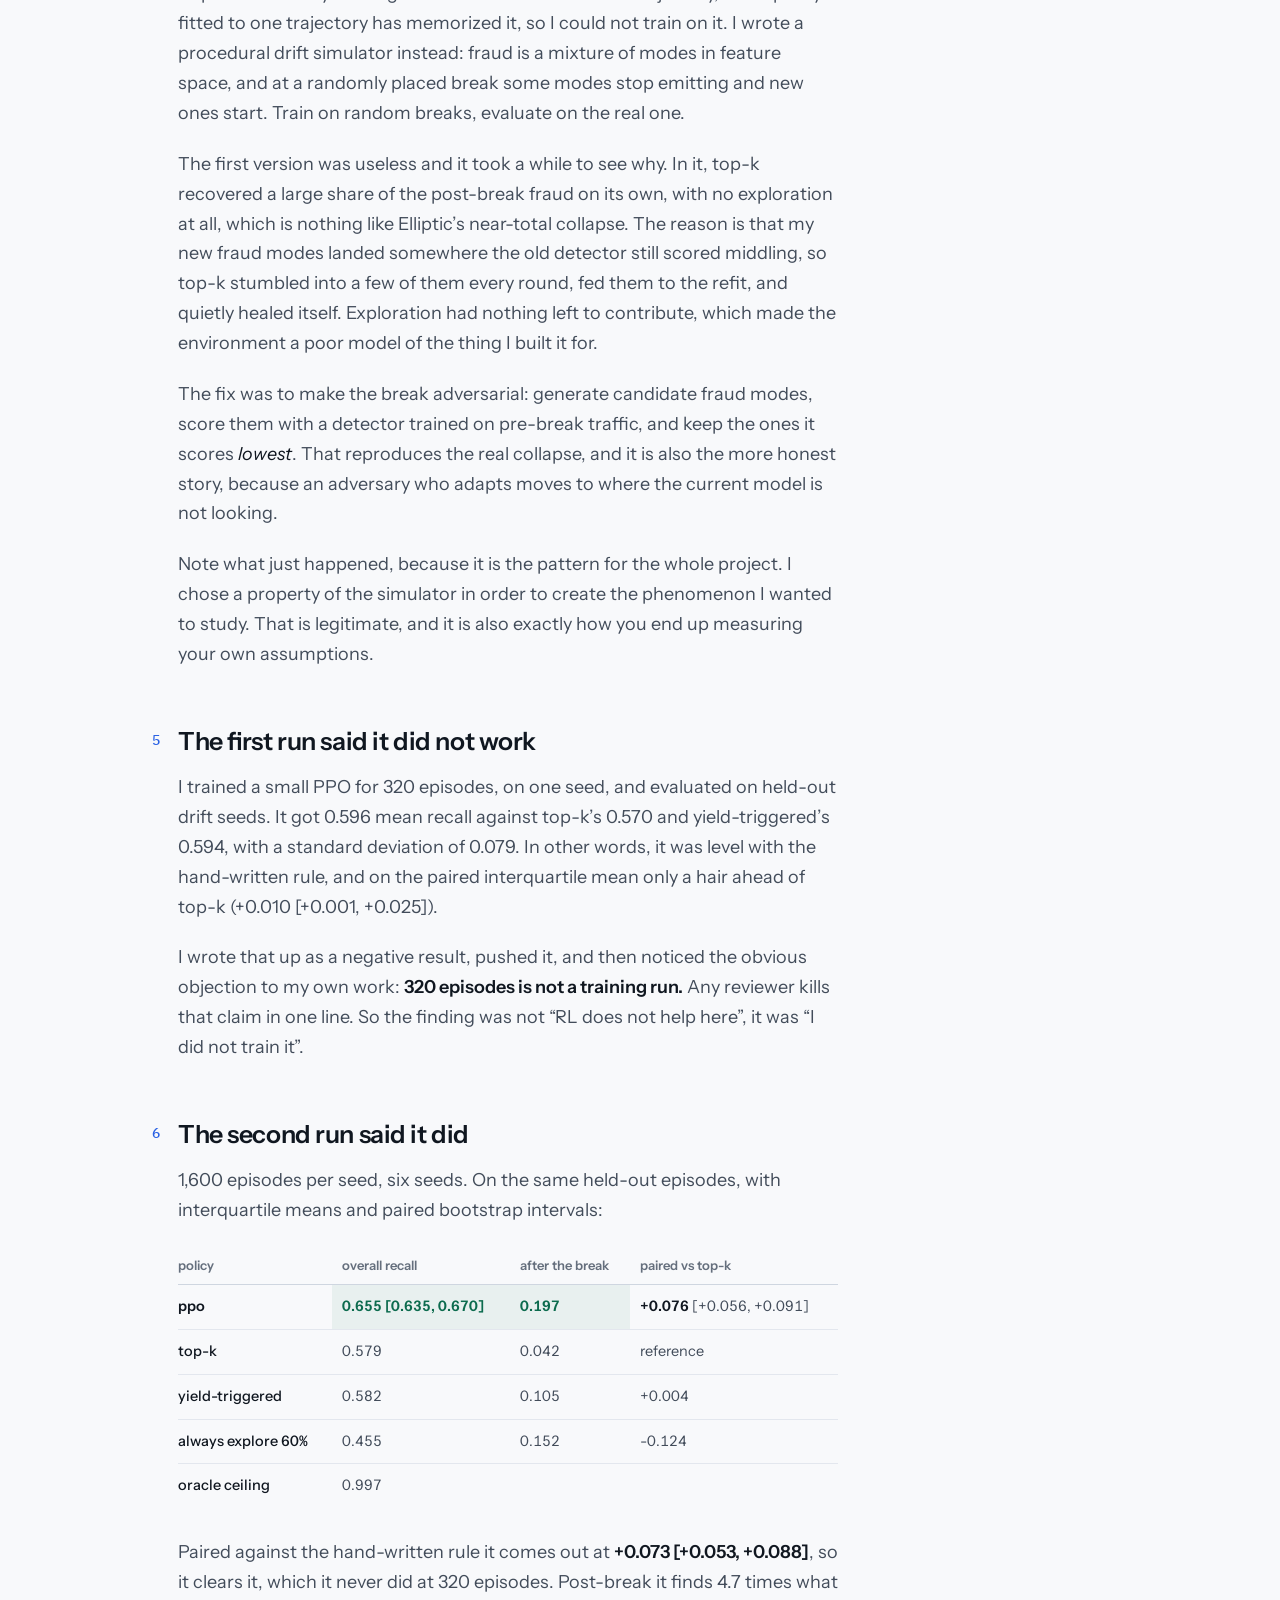
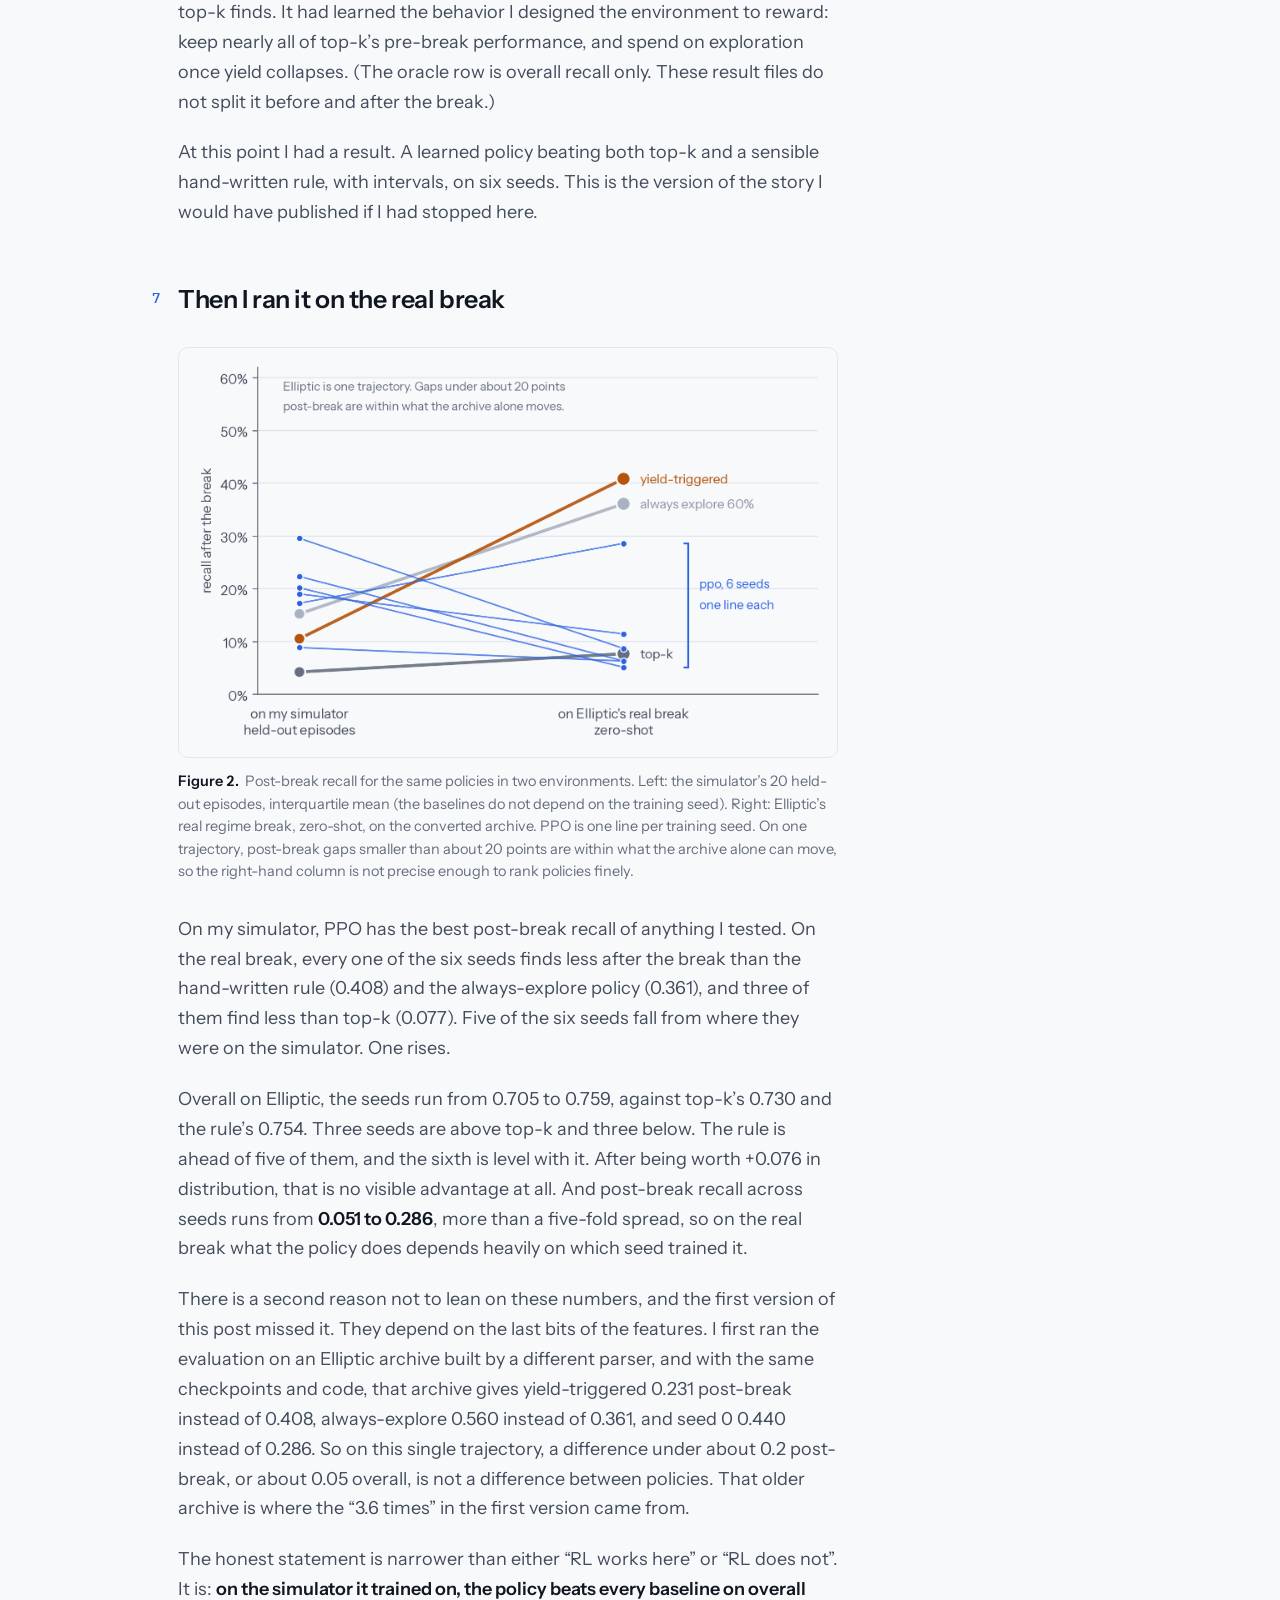
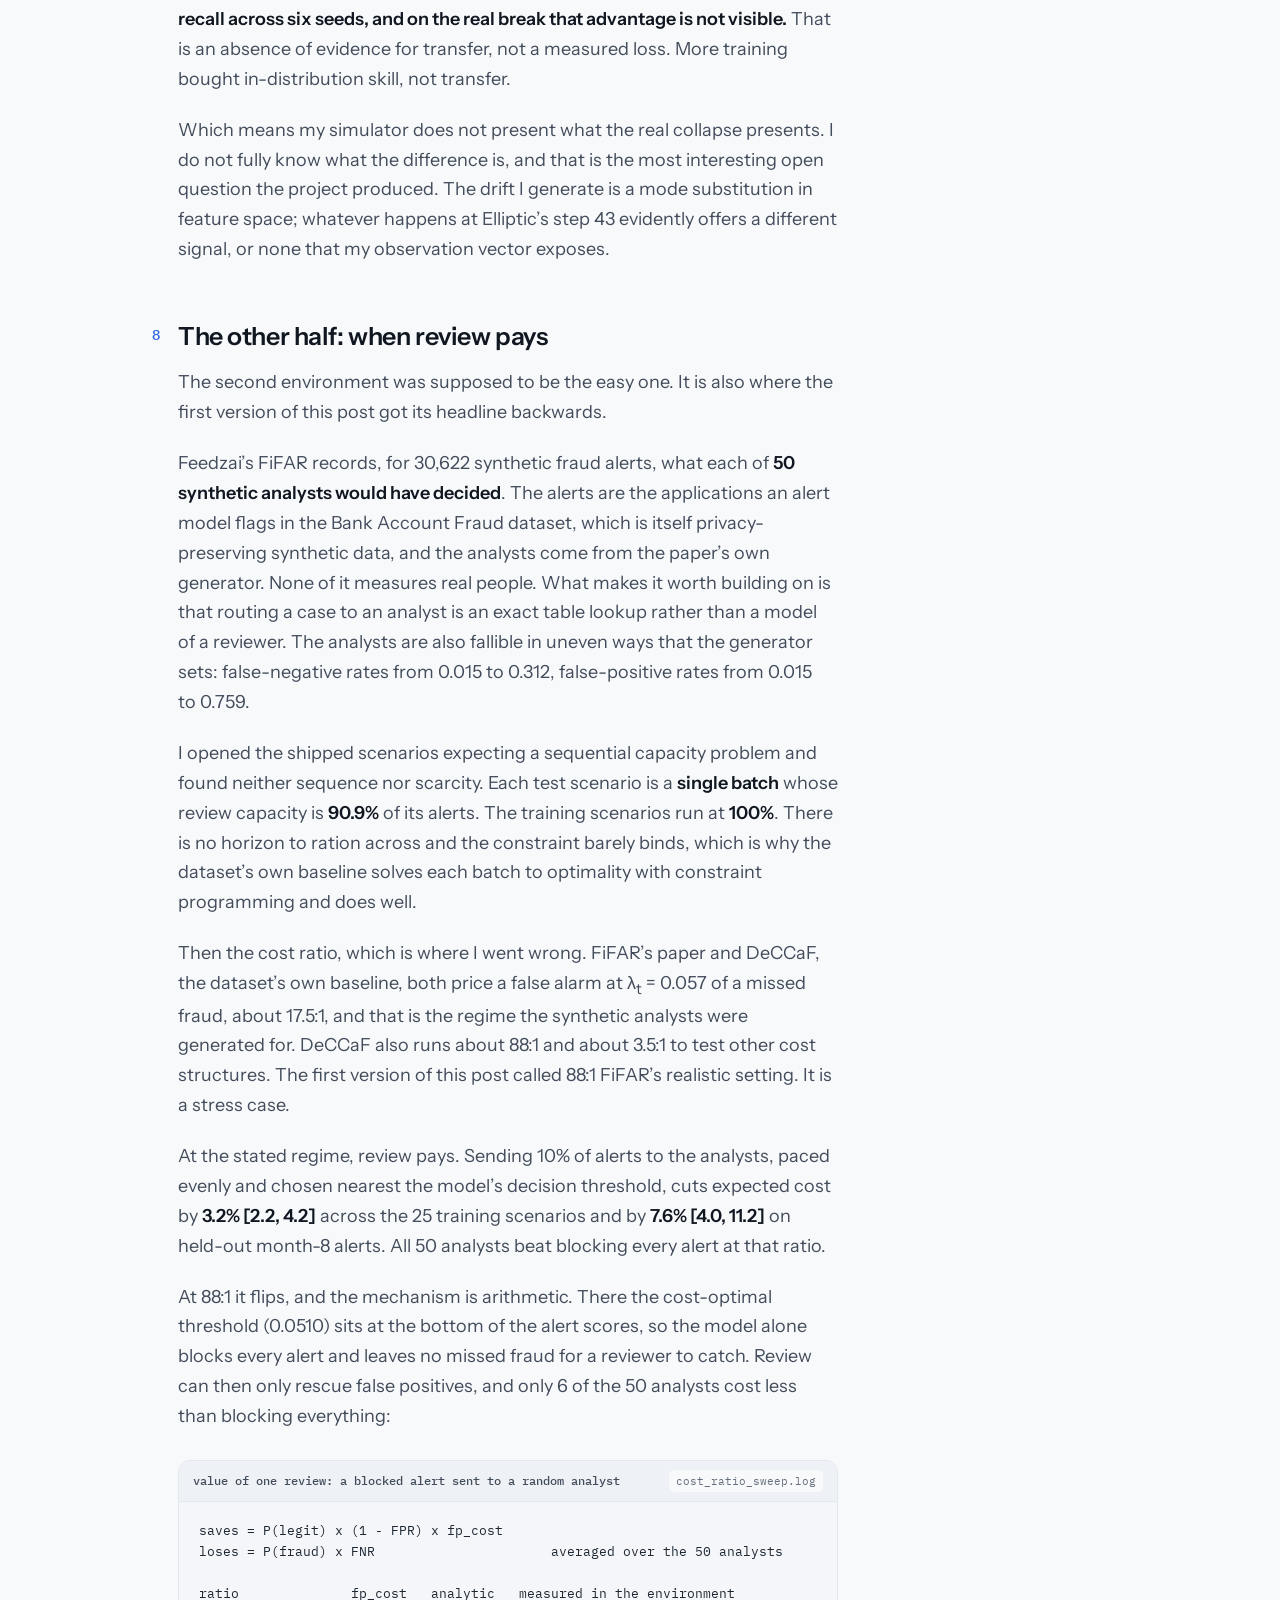
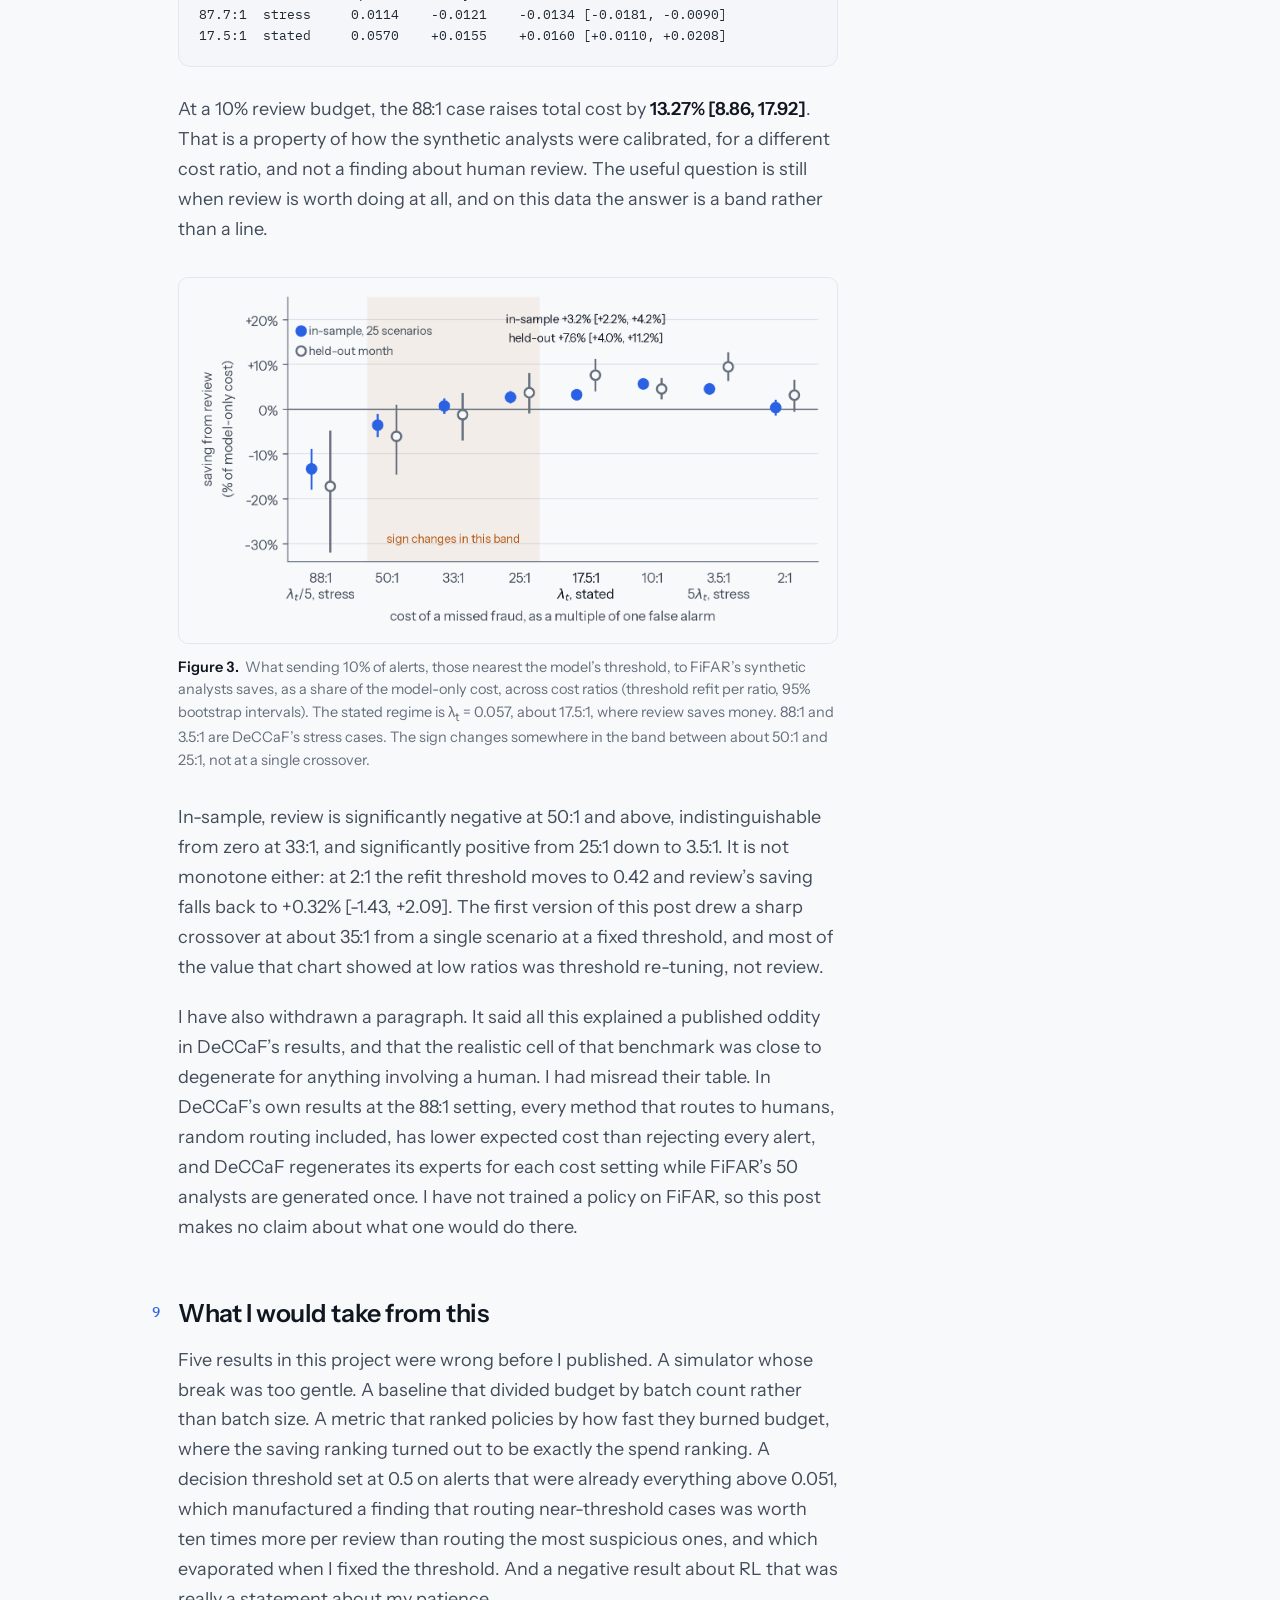
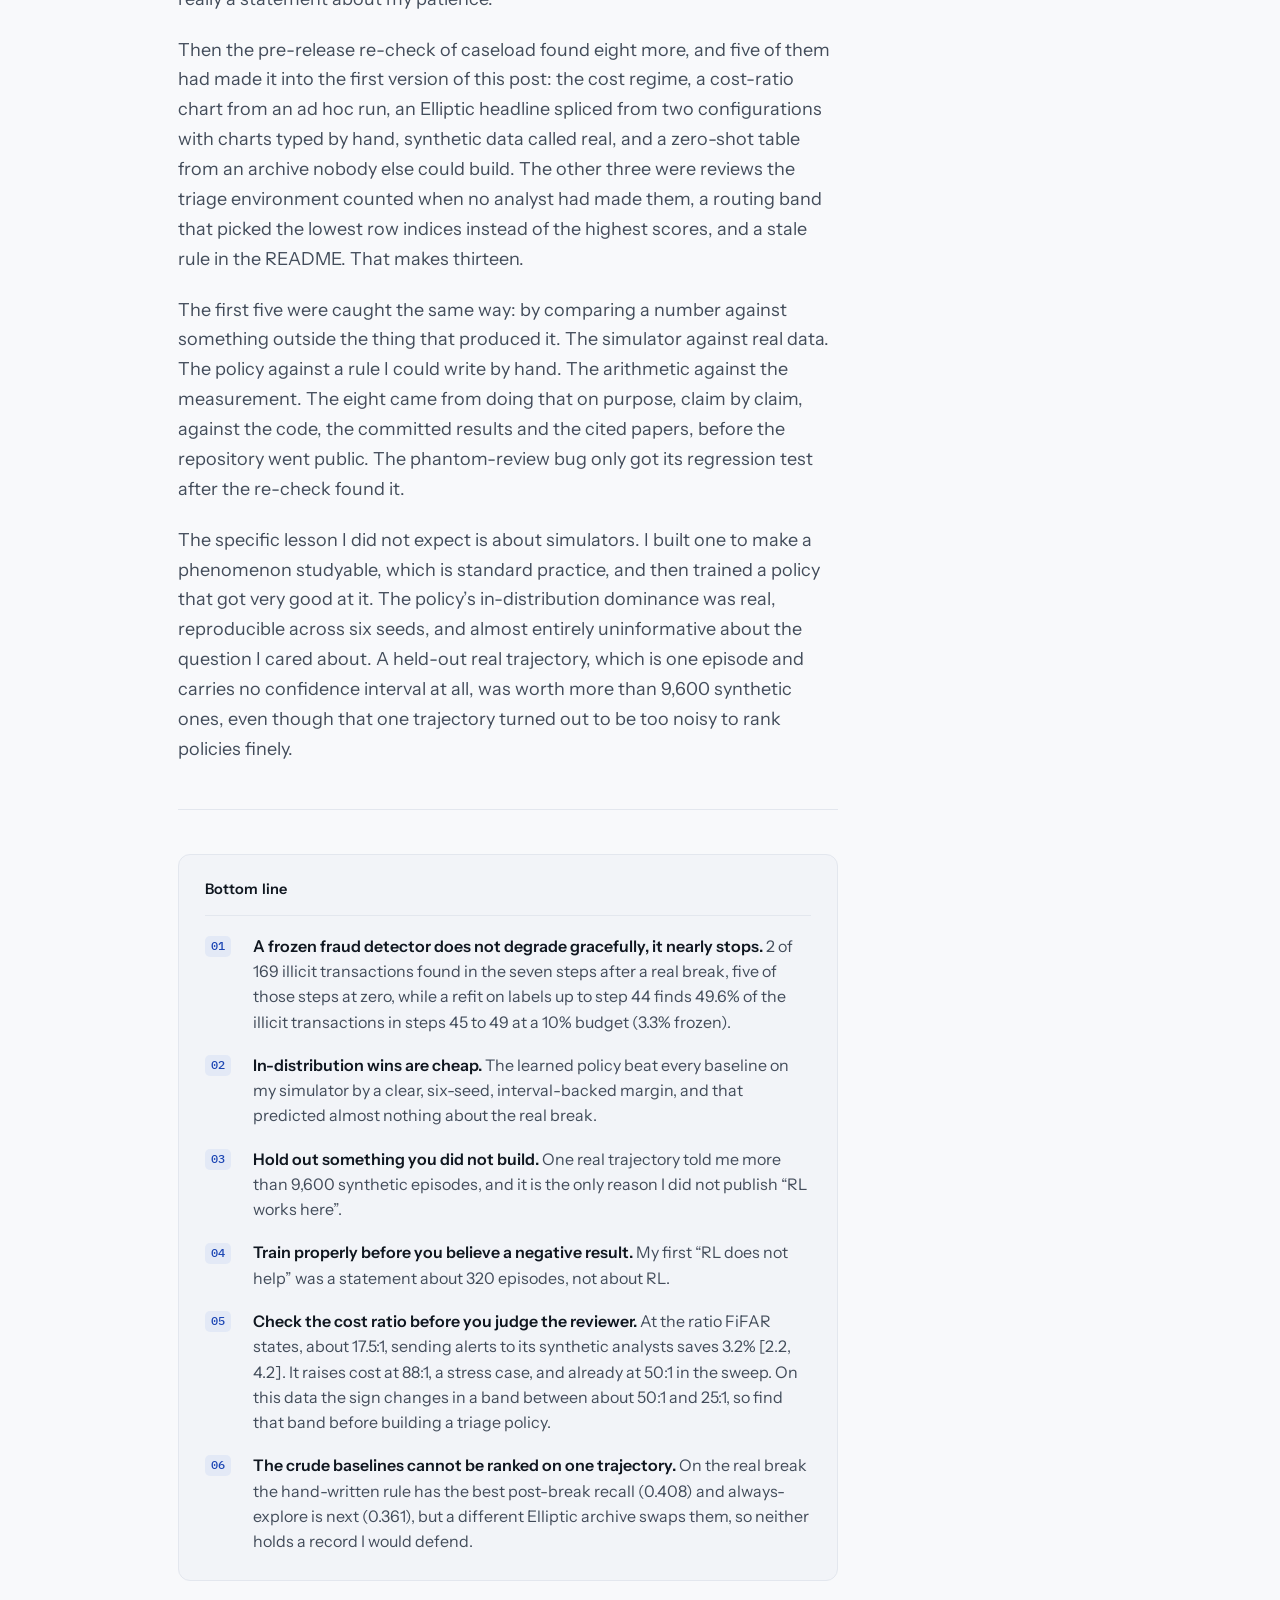
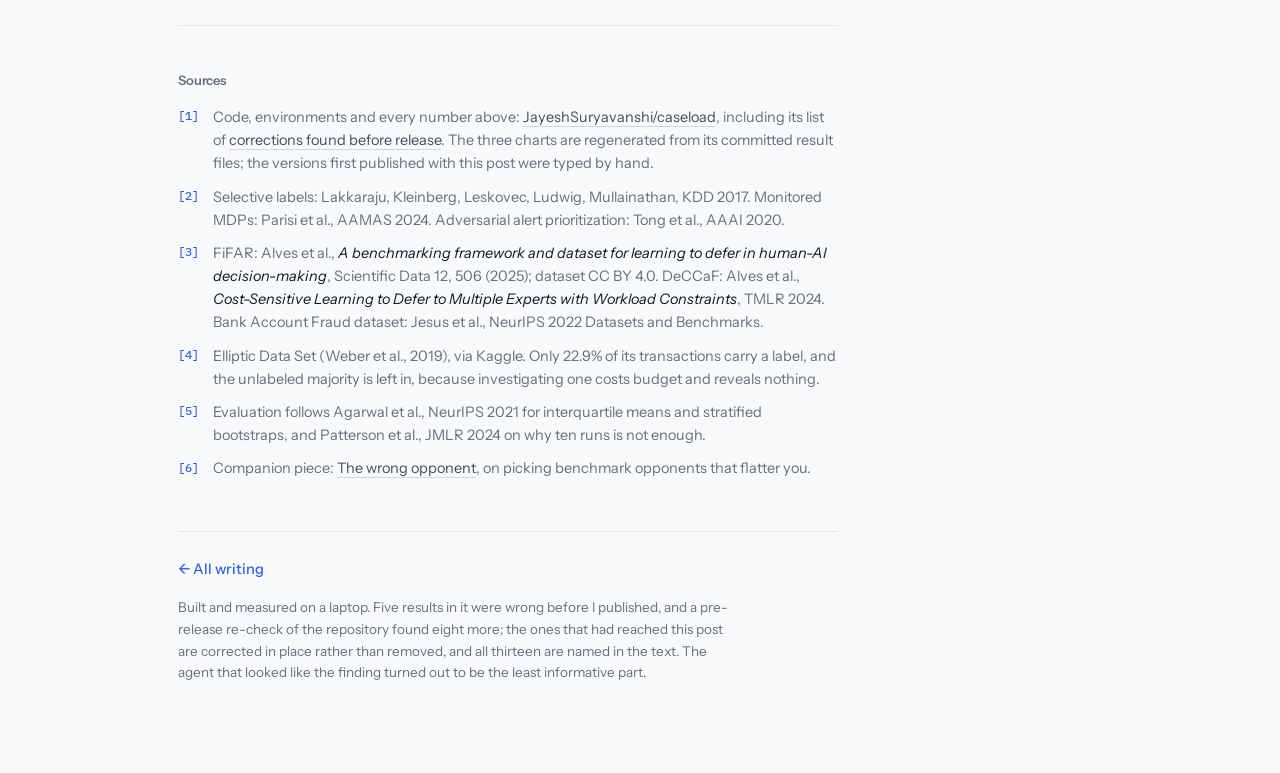
<file: blog/simulator-was-the-experiment.html>
<!DOCTYPE html>
<html lang="en">
<head>
  <meta charset="utf-8">
  <title>The simulator was the experiment · Jayesh Suryavanshi</title>
  <meta name="description" content="I built a reinforcement learning environment for budgeted fraud investigation and trained a policy that beat every baseline, including a hand-written rule. On the real regime break that advantage did not show up. The agent was never the thing under test.">
  <meta name="author" content="Jayesh Suryavanshi">
  <link rel="canonical" href="https://www.jayeshsuryavanshi.com/blog/simulator-was-the-experiment.html">

  <meta property="og:type" content="article">
  <meta property="og:url" content="https://www.jayeshsuryavanshi.com/blog/simulator-was-the-experiment.html">
  <meta property="og:site_name" content="Jayesh Suryavanshi">
  <meta property="og:title" content="The simulator was the experiment">
  <meta property="og:description" content="A learned policy dominated my fraud-investigation simulator across six seeds, then showed no advantage on the real regime break. Five results were wrong before I published, and a later review found eight more.">
  <meta property="og:image" content="https://www.jayeshsuryavanshi.com/images/og-simulator-was-the-experiment.png?v=2">
  <meta property="og:image:width" content="2400">
  <meta property="og:image:height" content="1260">
  <meta property="og:image:alt" content="The simulator was the experiment, research notes by Jayesh Suryavanshi">
  <meta property="article:published_time" content="2026-09-24">

  <meta name="twitter:card" content="summary_large_image">
  <meta name="twitter:site" content="@2jayesh3">
  <meta name="twitter:creator" content="@2jayesh3">
  <meta name="twitter:title" content="The simulator was the experiment">
  <meta name="twitter:description" content="A learned policy dominated my fraud-investigation simulator across six seeds, then showed no advantage on the real regime break. Five results were wrong before I published, and a later review found eight more.">
  <meta name="twitter:image" content="https://www.jayeshsuryavanshi.com/images/og-simulator-was-the-experiment.png?v=2">
  <meta name="twitter:image:alt" content="The simulator was the experiment, research notes by Jayesh Suryavanshi">

  <meta name="viewport" content="width=device-width, initial-scale=1">
  <meta name="theme-color" content="#f8f9fb" media="(prefers-color-scheme: light)">
  <meta name="theme-color" content="#0b0e14" media="(prefers-color-scheme: dark)">
  <link rel="apple-touch-icon" sizes="180x180" href="../apple-touch-icon.png">
  <link rel="icon" type="image/png" sizes="32x32" href="../favicon-32x32.png">
  <link rel="icon" type="image/png" sizes="16x16" href="../favicon-16x16.png">
  <link rel="manifest" href="../site.webmanifest">
  <link rel="alternate" type="application/rss+xml" title="Jayesh Suryavanshi · Writing" href="https://www.jayeshsuryavanshi.com/blog/feed.xml">
  <link rel="alternate" type="application/feed+json" title="Jayesh Suryavanshi · Writing" href="https://www.jayeshsuryavanshi.com/blog/feed.json">
  <script type="application/ld+json">
  {
    "@context": "https://schema.org",
    "@type": "BlogPosting",
    "headline": "The simulator was the experiment",
    "description": "A learned policy dominated my fraud-investigation simulator across six seeds, then showed no advantage on the real regime break. Five results were wrong before I published, and a later review found eight more.",
    "image": "https://www.jayeshsuryavanshi.com/images/og-simulator-was-the-experiment.png?v=2",
    "datePublished": "2026-09-24",
    "dateModified": "2026-09-25",
    "author": { "@type": "Person", "name": "Jayesh Suryavanshi", "url": "https://www.jayeshsuryavanshi.com/" },
    "publisher": { "@type": "Person", "name": "Jayesh Suryavanshi" },
    "mainEntityOfPage": "https://www.jayeshsuryavanshi.com/blog/simulator-was-the-experiment.html",
    "url": "https://www.jayeshsuryavanshi.com/blog/simulator-was-the-experiment.html"
  }
  </script>
  <link rel="preconnect" href="https://fonts.googleapis.com">
  <link rel="preconnect" href="https://fonts.gstatic.com" crossorigin>
  <link rel="stylesheet" href="https://fonts.googleapis.com/css2?family=Instrument+Sans:ital,wght@0,400..700;1,400..600&family=IBM+Plex+Mono:wght@400;500&display=swap">
  <link rel="stylesheet" href="blog.css?v=7">
  <script>
    /* scheme boot. runs before first paint so a pinned theme never flashes the
       other one. with no pinned choice the attribute stays off and the page
       follows prefers-color-scheme, which is also the no JavaScript path.
       the js class only reveals the switcher, which is inert without script */
    (function () {
      var r = document.documentElement;
      r.className += (r.className ? ' ' : '') + 'js';
      try {
        var t = localStorage.getItem('blog-theme');
        if (t === 'light' || t === 'dark' || t === 'reading') { r.setAttribute('data-theme', t); }
      } catch (e) {}
    })();
  </script>
</head>
<body>
  <div id="progress"></div>

  <div class="wrap">

    <header class="masthead">
      <a class="brand" href="../">Jayesh Suryavanshi<span class="dot">.</span></a>
      <nav>
        <a href="../">Home</a>
        <a href="./" class="here">Writing</a>
      </nav>
      <div class="theme-switch" role="group" aria-label="Color scheme">
        <button type="button" data-theme-set="light" aria-pressed="false" title="Light scheme"><span class="sw-label">Light</span></button>
        <button type="button" data-theme-set="dark" aria-pressed="false" title="Dark scheme"><span class="sw-label">Dark</span></button>
        <button type="button" data-theme-set="reading" aria-pressed="false" title="Reading scheme, warm paper and larger type"><span class="sw-label">Reading</span></button>
      </div>
    </header>

    <main id="main">
    <article>
      <p class="kicker">Research Notes</p>
      <h1 class="title">The simulator was the experiment</h1>
      <p class="dek">I built an RL environment for fraud investigation and trained a policy that beat every baseline I had, including a hand-written rule. Then I ran it on the real regime break, and the advantage did not show up. The agent was never the thing being tested.</p>
      <div class="byline">
        <span>By <strong>Jayesh Suryavanshi</strong></span>
        <span class="sep">&middot;</span>
        <span>September&nbsp;24,&nbsp;2026</span>
        <span class="sep">&middot;</span>
        <span>~18&nbsp;min read</span>
        <span class="sep sep-corr">&middot;</span>
        <span class="byline-corr"><a href="#correction">Corrected September&nbsp;25</a></span>
      </div>

      <div class="prose" style="padding-bottom:0">
        <div class="callout" id="correction" role="note">
          <div class="label">Corrected September 25, 2026</div>
          <p>I published this on September 24 from an earlier state of the caseload README. Before making the repository public I had every claim in it re-checked against the code, the committed results and the cited papers. It found eight errors I had not caught, and five of them were in this post. I have fixed them here, in place, and the full list is in the README under <a href="https://github.com/JayeshSuryavanshi/caseload#corrections-found-before-release">Corrections found before release</a>. What changed:</p>
          <p><strong>The FiFAR headline was backwards.</strong> I called 88:1 FiFAR&rsquo;s own cost ratio. The dataset states about 17.5:1, and there sending alerts to review saves 3.2% of expected cost (7.6% held out). 88:1 is a stress case. FiFAR&rsquo;s alerts and analysts are also synthetic, not real, and the paragraph about a published oddity in DeCCaF&rsquo;s results is withdrawn, because I had misread their table.</p>
          <p><strong>The Elliptic numbers mixed two configurations.</strong> The frozen detector does not return exactly zero for seven steps. It finds 2 of 169 illicit transactions, with five of the seven steps at zero. The recovery figure is 49.6% against 3.3%, not 56.2% against 1.7%.</p>
          <p><strong>The zero-shot numbers came from an archive nobody else can rebuild.</strong> On the converted archive the hand-written rule, not the always-explore policy, has the best post-break recall, and most gaps sit inside what the archive alone moves. So &ldquo;a one-line heuristic beat it by 3.6x&rdquo; is gone. What survives is weaker: on the real break the policy&rsquo;s advantage is not visible.</p>
          <p><strong>Smaller fixes.</strong> Checking this post line by line against the repository turned up smaller ones too. 95.3% came from the retracted 320-episode run and the table&rsquo;s oracle row from a separate study, and both are replaced. I had also said the 320-episode run separated from nothing; on the paired interquartile mean it was a hair ahead of top-k, +0.010 [+0.001, +0.025]. A 27.7% with no script behind it is gone, and so is &ldquo;industry default&rdquo;. The three charts had been typed by hand and are now regenerated from the committed result files.</p>
        </div>
      </div>

      <section class="abstract" aria-label="Abstract">
        <h2>Abstract</h2>
        <p>A fraud detector frozen before a regime break does not degrade gracefully. On Elliptic it finds 2 of the 169 illicit transactions in the seven steps after the break, with five of those steps at zero, while the fraud is still findable. That makes budgeted investigation a sequential decision problem rather than a classification one, because investigating a case is the only way to learn its label. Trained on a procedural drift simulator for 1,600 episodes across six seeds, a small PPO policy beats top-k by +0.076 [+0.056, +0.091] and clears a hand-written adaptive rule by +0.073. Evaluated zero-shot on the real break, that advantage is not visible: across seeds its overall recall runs from 0.705 to 0.759 against the rule&rsquo;s 0.754, and its post-break recall from 0.051 to 0.286 against the rule&rsquo;s 0.408. On one trajectory, differences under about 0.2 post-break or 0.05 overall are within what the data archive alone can move. The second environment, built on FiFAR&rsquo;s 30,622 synthetic alerts and 50 synthetic analysts, says review pays at the cost ratio the dataset states, about 17.5:1: it saves 3.2% [2.2, 4.2] of expected cost in-sample and 7.6% [4.0, 11.2] held out. Of the three cost settings DeCCaF uses, only the 88:1 stress case makes review raise cost, and across a sweep of ratios the sign changes somewhere between about 50:1 and 25:1.</p>
      </section>

      <div class="prose">
        <p class="lead">I wanted an RL project that was not another CartPole, so I built an environment for a problem I actually understand: you have a fraud detector, a limited number of investigations, and the only way to learn whether a case was fraud is to spend one of those investigations on it. Then the fraud population moves. I trained a policy, it beat every baseline I had, and I was ready to write that up. Running it on real data instead turned the whole thing around.</p>

        <p>The short version: the agent was never the interesting part. My simulator was, and holding out real data is the only reason I found out.</p>

        <div class="callout">
          <div class="label">What I measured, and what I cannot claim</div>
          <p>Every number here comes from the code and committed result files in one repository, run on a laptop. Two datasets: the Elliptic Bitcoin transaction graph, and Feedzai&rsquo;s FiFAR alert-review dataset, whose alerts and analysts are both synthetic. The drift environment is mine, which is exactly the thing this note ends up being about. I make no claim that this is the best achievable policy: the agent is a small PPO trained for 1,600 episodes per seed, and a stronger method may well transfer where this one does not.</p>
        </div>

        <h2>Two in 169</h2>

        <p>Start with the measurement that made me want to build this at all. Take the Elliptic graph, 203,769 Bitcoin transactions across 49 time steps, and fit a gradient boosting detector on steps 1 to 34. Then freeze it and watch what it finds, at a budget of 2% of each step&rsquo;s transactions.</p>

        <figure>
          <a href="../images/caseload-collapse-3x.webp" target="_blank" rel="noopener">
            <img src="../images/caseload-collapse.png?v=2" alt="Recall per Elliptic time step for a detector fitted on steps 1 to 34 and then frozen, at a 2% budget. It runs between 36% and 91% through step 42. After the dark-market shutdown at step 43 it finds 2 of 169 illicit transactions, with five of the seven steps at zero. Step 46 reads 50% because it has only two illicit transactions and one was found, and step 49 finds 1 of 56. A note says a detector refitted on labels up to step 44 finds 49.6% of the illicit transactions in steps 45 to 49 at a 10% budget, against 3.3% for the frozen one." width="1595" height="838" loading="lazy">
            <span class="visually-hidden"> (opens in a new tab)</span>
          </a>
          <figcaption>A detector frozen on Elliptic steps 1 to 34, at a 2% investigation budget. Step 43 is a documented regime break, when a darknet market was shut down. Over steps 43 to 49 it finds 2 of 169 illicit transactions, and the 50% at step 46 is one transaction out of two. Refitted on labels up to step 44, the same detector finds 49.6% of the illicit transactions in steps 45 to 49 at a 10% budget, against 3.3% frozen.</figcaption>
        </figure>

        <p>It does not decay gracefully. It works, and then over the seven steps after the break it finds 2 of the 169 illicit transactions. Five of those steps come back at zero, and the 50% at step 46 is one transaction out of two. Not &ldquo;degraded&rdquo;, not &ldquo;drifted&rdquo;: almost nothing found, while illicit transactions were still there to find.</p>

        <p>And the information needed to recover is sitting right there. Refit that same model on every label up to step 44, which includes the first two steps after the break, and at a 10% budget it finds <strong>49.6%</strong> of the illicit transactions in steps 45 to 49, against <strong>3.3%</strong> frozen and 5.0% for random picks. So the fraud is findable. You just have to look somewhere the broken detector is telling you not to.</p>

        <h2>Why this is not a classification problem</h2>

        <p>Here is the rule that makes this a decision problem. <strong>Investigating a case reveals its label. Nothing else does.</strong></p>

        <p>That sounds obvious and it has a nasty consequence: your detector can only ever be retrained on cases somebody chose to investigate. A policy that always spends its budget on the highest-scoring cases will keep scoring the same kind of case highly, keep being right about them, and have no way of noticing that the population moved. It does not get a warning. It gets almost nothing.</p>

        <aside class="sidenote"><span class="sn-num">1</span>Lakkaraju et al., KDD 2017 for selective labels; Parisi et al., AAMAS 2024 for Monitored MDPs. The closest RL work I know of on fraud alerts is Tong et al., AAAI 2020, who learn alert prioritization against attackers that adapt. The caseload README lists the rest.</aside>

        <p>This is the selective-labels setting from the fairness literature, written as a sequential problem instead of a static one.<span class="sn-ref">1</span> It is also an instance of what the RL literature calls a Monitored MDP, where the reward exists whether or not you observe it and observing it competes for the same budget as exploiting it.</p>

        <h2>The opponent that matters</h2>

        <p>The easiest way to make an RL result look good is to pick a weak baseline. So before training anything I built the two that actually matter.</p>

        <p><strong>Top-k</strong> is the common baseline: score everything, investigate the highest scores, spend the budget evenly over time. It is not a strawman. Before the break it finds <strong>95.8%</strong> of the fraud in my environment, over 30 seeds. Any policy that cannot beat it is not worth deploying.</p>

        <p><strong>Yield-triggered</strong> is the real bar, and I want to be honest that there is nothing clever in it. It watches its own hit rate, and when yield collapses relative to what it had been getting, it switches budget into exploring cases the detector ranks low until yield recovers. That is what a competent engineer writes in an afternoon without any machine learning, and it is the thing a learned policy has to justify itself against.</p>

        <p>I also report an oracle ceiling everywhere, because recall under a budget is meaningless without knowing what was achievable. Over the same 30 seeds, a perfect ranker with the same budget gets 98.7% before the break (98.8% overall). Every result should be read against a ceiling like that one.</p>

        <h2>Building a simulator that lied to me</h2>

        <p>Elliptic has exactly one regime break. One break is one trajectory, and a policy fitted to one trajectory has memorized it, so I could not train on it. I wrote a procedural drift simulator instead: fraud is a mixture of modes in feature space, and at a randomly placed break some modes stop emitting and new ones start. Train on random breaks, evaluate on the real one.</p>

        <p>The first version was useless and it took a while to see why. In it, top-k recovered a large share of the post-break fraud on its own, with no exploration at all, which is nothing like Elliptic&rsquo;s near-total collapse. The reason is that my new fraud modes landed somewhere the old detector still scored middling, so top-k stumbled into a few of them every round, fed them to the refit, and quietly healed itself. Exploration had nothing left to contribute, which made the environment a poor model of the thing I built it for.</p>

        <p>The fix was to make the break adversarial: generate candidate fraud modes, score them with a detector trained on pre-break traffic, and keep the ones it scores <em>lowest</em>. That reproduces the real collapse, and it is also the more honest story, because an adversary who adapts moves to where the current model is not looking.</p>

        <p>Note what just happened, because it is the pattern for the whole project. I chose a property of the simulator in order to create the phenomenon I wanted to study. That is legitimate, and it is also exactly how you end up measuring your own assumptions.</p>

        <h2>The first run said it did not work</h2>

        <p>I trained a small PPO for 320 episodes, on one seed, and evaluated on held-out drift seeds. It got 0.596 mean recall against top-k&rsquo;s 0.570 and yield-triggered&rsquo;s 0.594, with a standard deviation of 0.079. In other words, it was level with the hand-written rule, and on the paired interquartile mean only a hair ahead of top-k (+0.010 [+0.001, +0.025]).</p>

        <p>I wrote that up as a negative result, pushed it, and then noticed the obvious objection to my own work: <strong>320 episodes is not a training run.</strong> Any reviewer kills that claim in one line. So the finding was not &ldquo;RL does not help here&rdquo;, it was &ldquo;I did not train it&rdquo;.</p>

        <h2>The second run said it did</h2>

        <p>1,600 episodes per seed, six seeds. On the same held-out episodes, with interquartile means and paired bootstrap intervals:</p>

        <div class="table-scroll">
          <table>
            <thead>
              <tr><th>policy</th><th>overall recall</th><th>after the break</th><th>paired vs top-k</th></tr>
            </thead>
            <tbody>
              <tr><td><strong>ppo</strong></td><td class="win"><strong>0.655</strong> [0.635, 0.670]</td><td class="win"><strong>0.197</strong></td><td><strong>+0.076</strong> [+0.056, +0.091]</td></tr>
              <tr><td>top-k</td><td>0.579</td><td>0.042</td><td>reference</td></tr>
              <tr><td>yield-triggered</td><td>0.582</td><td>0.105</td><td>+0.004</td></tr>
              <tr><td>always explore 60%</td><td>0.455</td><td>0.152</td><td>-0.124</td></tr>
              <tr><td>oracle ceiling</td><td>0.997</td><td></td><td></td></tr>
            </tbody>
          </table>
        </div>

        <p>Paired against the hand-written rule it comes out at <strong>+0.073 [+0.053, +0.088]</strong>, so it clears it, which it never did at 320 episodes. Post-break it finds 4.7 times what top-k finds. It had learned the behavior I designed the environment to reward: keep nearly all of top-k&rsquo;s pre-break performance, and spend on exploration once yield collapses. (The oracle row is overall recall only. These result files do not split it before and after the break.)</p>

        <p>At this point I had a result. A learned policy beating both top-k and a sensible hand-written rule, with intervals, on six seeds. This is the version of the story I would have published if I had stopped here.</p>

        <h2>Then I ran it on the real break</h2>

        <figure>
          <a href="../images/caseload-transfer-3x.webp" target="_blank" rel="noopener">
            <img src="../images/caseload-transfer.png?v=2" alt="Slope chart of post-break recall on the simulator&#x27;s held-out episodes versus Elliptic&#x27;s real break, zero-shot. Top-k goes from 4% to 8%, yield-triggered from 11% to 41%, and always explore 60% from 15% to 36%. PPO is drawn as six thin lines, one per training seed. They start between 9% and 30% on the simulator and end between 5% and 29% on Elliptic, and five of the six end below 12%. A note says Elliptic is one trajectory, and that post-break gaps under about 20 points are within what the archive alone moves." width="1520" height="923" loading="lazy">
            <span class="visually-hidden"> (opens in a new tab)</span>
          </a>
          <figcaption>Post-break recall for the same policies in two environments. Left: the simulator&rsquo;s 20 held-out episodes, interquartile mean (the baselines do not depend on the training seed). Right: Elliptic&rsquo;s real regime break, zero-shot, on the converted archive. PPO is one line per training seed. On one trajectory, post-break gaps smaller than about 20 points are within what the archive alone can move, so the right-hand column is not precise enough to rank policies finely.</figcaption>
        </figure>

        <p>On my simulator, PPO has the best post-break recall of anything I tested. On the real break, every one of the six seeds finds less after the break than the hand-written rule (0.408) and the always-explore policy (0.361), and three of them find less than top-k (0.077). Five of the six seeds fall from where they were on the simulator. One rises.</p>

        <p>Overall on Elliptic, the seeds run from 0.705 to 0.759, against top-k&rsquo;s 0.730 and the rule&rsquo;s 0.754. Three seeds are above top-k and three below. The rule is ahead of five of them, and the sixth is level with it. After being worth +0.076 in distribution, that is no visible advantage at all. And post-break recall across seeds runs from <strong>0.051 to 0.286</strong>, more than a five-fold spread, so on the real break what the policy does depends heavily on which seed trained it.</p>

        <p>There is a second reason not to lean on these numbers, and the first version of this post missed it. They depend on the last bits of the features. I first ran the evaluation on an Elliptic archive built by a different parser, and with the same checkpoints and code, that archive gives yield-triggered 0.231 post-break instead of 0.408, always-explore 0.560 instead of 0.361, and seed 0 0.440 instead of 0.286. So on this single trajectory, a difference under about 0.2 post-break, or about 0.05 overall, is not a difference between policies. That older archive is where the &ldquo;3.6 times&rdquo; in the first version came from.</p>

        <p>The honest statement is narrower than either &ldquo;RL works here&rdquo; or &ldquo;RL does not&rdquo;. It is: <strong>on the simulator it trained on, the policy beats every baseline on overall recall across six seeds, and on the real break that advantage is not visible.</strong> That is an absence of evidence for transfer, not a measured loss. More training bought in-distribution skill, not transfer.</p>

        <p>Which means my simulator does not present what the real collapse presents. I do not fully know what the difference is, and that is the most interesting open question the project produced. The drift I generate is a mode substitution in feature space; whatever happens at Elliptic&rsquo;s step 43 evidently offers a different signal, or none that my observation vector exposes.</p>

        <h2>The other half: when review pays</h2>

        <p>The second environment was supposed to be the easy one. It is also where the first version of this post got its headline backwards.</p>

        <p>Feedzai&rsquo;s FiFAR records, for 30,622 synthetic fraud alerts, what each of <strong>50 synthetic analysts would have decided</strong>. The alerts are the applications an alert model flags in the Bank Account Fraud dataset, which is itself privacy-preserving synthetic data, and the analysts come from the paper&rsquo;s own generator. None of it measures real people. What makes it worth building on is that routing a case to an analyst is an exact table lookup rather than a model of a reviewer. The analysts are also fallible in uneven ways that the generator sets: false-negative rates from 0.015 to 0.312, false-positive rates from 0.015 to 0.759.</p>

        <p>I opened the shipped scenarios expecting a sequential capacity problem and found neither sequence nor scarcity. Each test scenario is a <strong>single batch</strong> whose review capacity is <strong>90.9%</strong> of its alerts. The training scenarios run at <strong>100%</strong>. There is no horizon to ration across and the constraint barely binds, which is why the dataset&rsquo;s own baseline solves each batch to optimality with constraint programming and does well.</p>

        <p>Then the cost ratio, which is where I went wrong. FiFAR&rsquo;s paper and DeCCaF, the dataset&rsquo;s own baseline, both price a false alarm at &lambda;<sub>t</sub> = 0.057 of a missed fraud, about 17.5:1, and that is the regime the synthetic analysts were generated for. DeCCaF also runs about 88:1 and about 3.5:1 to test other cost structures. The first version of this post called 88:1 FiFAR&rsquo;s realistic setting. It is a stress case.</p>

        <p>At the stated regime, review pays. Sending 10% of alerts to the analysts, paced evenly and chosen nearest the model&rsquo;s decision threshold, cuts expected cost by <strong>3.2% [2.2, 4.2]</strong> across the 25 training scenarios and by <strong>7.6% [4.0, 11.2]</strong> on held-out month-8 alerts. All 50 analysts beat blocking every alert at that ratio.</p>

        <p>At 88:1 it flips, and the mechanism is arithmetic. There the cost-optimal threshold (0.0510) sits at the bottom of the alert scores, so the model alone blocks every alert and leaves no missed fraud for a reviewer to catch. Review can then only rescue false positives, and only 6 of the 50 analysts cost less than blocking everything:</p>

        <div class="code">
          <div class="code-bar"><span class="dots" aria-hidden="true"><i></i><i></i><i></i></span><span class="file">value of one review: a blocked alert sent to a random analyst</span><span class="lang">cost_ratio_sweep.log</span></div>
          <pre><code>saves = P(legit) x (1 - FPR) x fp_cost
loses = P(fraud) x FNR                      averaged over the 50 analysts

ratio              fp_cost   analytic   measured in the environment
87.7:1  stress     0.0114    -0.0121    -0.0134 [-0.0181, -0.0090]
17.5:1  stated     0.0570    +0.0155    +0.0160 [+0.0110, +0.0208]</code></pre>
        </div>

        <p>At a 10% review budget, the 88:1 case raises total cost by <strong>13.27% [8.86, 17.92]</strong>. That is a property of how the synthetic analysts were calibrated, for a different cost ratio, and not a finding about human review. The useful question is still when review is worth doing at all, and on this data the answer is a band rather than a line.</p>

        <figure>
          <a href="../images/caseload-crossover-3x.webp" target="_blank" rel="noopener">
            <img src="../images/caseload-crossover.png?v=2" alt="Dot and whisker chart of the saving from human review, as a share of the model-only cost, at eight cost ratios from 88:1 down to 2:1. Filled dots are in-sample over 25 scenarios and hollow dots are a held-out month, each with a 95% bootstrap interval. At 88:1, marked as the λt/5 stress case, review raises cost by about 13% in-sample and 17% held out. A shaded band from 50:1 to 25:1 marks where the sign changes. At 17.5:1, marked λt, the stated regime, review saves 3.2% [2.2, 4.2] in-sample and 7.6% [4.0, 11.2] held out. Savings stay positive through 3.5:1 and fall back near zero at 2:1." width="1523" height="819" loading="lazy">
            <span class="visually-hidden"> (opens in a new tab)</span>
          </a>
          <figcaption>What sending 10% of alerts, those nearest the model&rsquo;s threshold, to FiFAR&rsquo;s synthetic analysts saves, as a share of the model-only cost, across cost ratios (threshold refit per ratio, 95% bootstrap intervals). The stated regime is &lambda;<sub>t</sub> = 0.057, about 17.5:1, where review saves money. 88:1 and 3.5:1 are DeCCaF&rsquo;s stress cases. The sign changes somewhere in the band between about 50:1 and 25:1, not at a single crossover.</figcaption>
        </figure>

        <p>In-sample, review is significantly negative at 50:1 and above, indistinguishable from zero at 33:1, and significantly positive from 25:1 down to 3.5:1. It is not monotone either: at 2:1 the refit threshold moves to 0.42 and review&rsquo;s saving falls back to +0.32% [-1.43, +2.09]. The first version of this post drew a sharp crossover at about 35:1 from a single scenario at a fixed threshold, and most of the value that chart showed at low ratios was threshold re-tuning, not review.</p>

        <p>I have also withdrawn a paragraph. It said all this explained a published oddity in DeCCaF&rsquo;s results, and that the realistic cell of that benchmark was close to degenerate for anything involving a human. I had misread their table. In DeCCaF&rsquo;s own results at the 88:1 setting, every method that routes to humans, random routing included, has lower expected cost than rejecting every alert, and DeCCaF regenerates its experts for each cost setting while FiFAR&rsquo;s 50 analysts are generated once. I have not trained a policy on FiFAR, so this post makes no claim about what one would do there.</p>

        <h2>What I would take from this</h2>

        <p>Five results in this project were wrong before I published. A simulator whose break was too gentle. A baseline that divided budget by batch count rather than batch size. A metric that ranked policies by how fast they burned budget, where the saving ranking turned out to be exactly the spend ranking. A decision threshold set at 0.5 on alerts that were already everything above 0.051, which manufactured a finding that routing near-threshold cases was worth ten times more per review than routing the most suspicious ones, and which evaporated when I fixed the threshold. And a negative result about RL that was really a statement about my patience.</p>

        <p>Then the pre-release re-check of caseload found eight more, and five of them had made it into the first version of this post: the cost regime, a cost-ratio chart from an ad hoc run, an Elliptic headline spliced from two configurations with charts typed by hand, synthetic data called real, and a zero-shot table from an archive nobody else could build. The other three were reviews the triage environment counted when no analyst had made them, a routing band that picked the lowest row indices instead of the highest scores, and a stale rule in the README. That makes thirteen.</p>

        <p>The first five were caught the same way: by comparing a number against something outside the thing that produced it. The simulator against real data. The policy against a rule I could write by hand. The arithmetic against the measurement. The eight came from doing that on purpose, claim by claim, against the code, the committed results and the cited papers, before the repository went public. The phantom-review bug only got its regression test after the re-check found it.</p>

        <p>The specific lesson I did not expect is about simulators. I built one to make a phenomenon studyable, which is standard practice, and then trained a policy that got very good at it. The policy&rsquo;s in-distribution dominance was real, reproducible across six seeds, and almost entirely uninformative about the question I cared about. A held-out real trajectory, which is one episode and carries no confidence interval at all, was worth more than 9,600 synthetic ones, even though that one trajectory turned out to be too noisy to rank policies finely.</p>

        <div class="rule"></div>

        <div class="takeaways">
          <h2>Bottom line</h2>
          <ul>
            <li><strong>A frozen fraud detector does not degrade gracefully, it nearly stops.</strong> 2 of 169 illicit transactions found in the seven steps after a real break, five of those steps at zero, while a refit on labels up to step 44 finds 49.6% of the illicit transactions in steps 45 to 49 at a 10% budget (3.3% frozen).</li>
            <li><strong>In-distribution wins are cheap.</strong> The learned policy beat every baseline on my simulator by a clear, six-seed, interval-backed margin, and that predicted almost nothing about the real break.</li>
            <li><strong>Hold out something you did not build.</strong> One real trajectory told me more than 9,600 synthetic episodes, and it is the only reason I did not publish &ldquo;RL works here&rdquo;.</li>
            <li><strong>Train properly before you believe a negative result.</strong> My first &ldquo;RL does not help&rdquo; was a statement about 320 episodes, not about RL.</li>
            <li><strong>Check the cost ratio before you judge the reviewer.</strong> At the ratio FiFAR states, about 17.5:1, sending alerts to its synthetic analysts saves 3.2% [2.2, 4.2]. It raises cost at 88:1, a stress case, and already at 50:1 in the sweep. On this data the sign changes in a band between about 50:1 and 25:1, so find that band before building a triage policy.</li>
            <li><strong>The crude baselines cannot be ranked on one trajectory.</strong> On the real break the hand-written rule has the best post-break recall (0.408) and always-explore is next (0.361), but a different Elliptic archive swaps them, so neither holds a record I would defend.</li>
          </ul>
        </div>

        <div class="rule"></div>

        <div class="sources">
          <h3>Sources</h3>
          <ul>
            <li>Code, environments and every number above: <a href="https://github.com/JayeshSuryavanshi/caseload">JayeshSuryavanshi/caseload</a>, including its list of <a href="https://github.com/JayeshSuryavanshi/caseload#corrections-found-before-release">corrections found before release</a>. The three charts are regenerated from its committed result files; the versions first published with this post were typed by hand.</li>
            <li>Selective labels: Lakkaraju, Kleinberg, Leskovec, Ludwig, Mullainathan, KDD&nbsp;2017. Monitored MDPs: Parisi et al., AAMAS&nbsp;2024. Adversarial alert prioritization: Tong et al., AAAI&nbsp;2020.</li>
            <li>FiFAR: Alves et al., <em>A benchmarking framework and dataset for learning to defer in human-AI decision-making</em>, Scientific Data 12, 506 (2025); dataset CC&nbsp;BY&nbsp;4.0. DeCCaF: Alves et al., <em>Cost-Sensitive Learning to Defer to Multiple Experts with Workload Constraints</em>, TMLR&nbsp;2024. Bank Account Fraud dataset: Jesus et al., NeurIPS&nbsp;2022 Datasets and Benchmarks.</li>
            <li>Elliptic Data Set (Weber et al., 2019), via Kaggle. Only 22.9% of its transactions carry a label, and the unlabeled majority is left in, because investigating one costs budget and reveals nothing.</li>
            <li>Evaluation follows Agarwal et al., NeurIPS&nbsp;2021 for interquartile means and stratified bootstraps, and Patterson et al., JMLR&nbsp;2024 on why ten runs is not enough.</li>
            <li>Companion piece: <a href="wrong-opponent.html">The wrong opponent</a>, on picking benchmark opponents that flatter you.</li>
          </ul>
        </div>

      </div>
    </article>
    </main>

    <footer class="post-foot">
      <a class="back" href="./">&larr; All writing</a>
      <p class="made">Built and measured on a laptop. Five results in it were wrong before I published, and a pre-release re-check of the repository found eight more; the ones that had reached this post are corrected in place rather than removed, and all thirteen are named in the text. The agent that looked like the finding turned out to be the least informative part.</p>
    </footer>

  </div>

  <script>
    (function () {
      var bar = document.getElementById('progress');
      function tick() {
        var h = document.documentElement;
        var max = h.scrollHeight - h.clientHeight;
        bar.style.width = (max > 0 ? (h.scrollTop / max) * 100 : 0) + '%';
      }
      document.addEventListener('scroll', tick, { passive: true });
      tick();
    })();
  </script>
  <script>
    /* a table gets the pinned-column hairline only while it really overflows
       its box, rechecked on resize. the class is cleared before measuring
       because the rule it enables widens the first column */
    (function () {
      var boxes = document.querySelectorAll('.table-scroll');
      if (!boxes.length) { return; }
      function check() {
        for (var i = 0; i < boxes.length; i++) {
          boxes[i].classList.remove('is-scrolling');
          if (boxes[i].scrollWidth > boxes[i].clientWidth + 1) { boxes[i].classList.add('is-scrolling'); }
        }
      }
      check();
      if (document.fonts && document.fonts.ready) { document.fonts.ready.then(check); }
      window.addEventListener('resize', check);
    })();
  </script>
  <script>
    (function () {
      /* margin notes float from where their <aside> sits in the source, after
         the paragraph that cites them, so on the rail they started a paragraph
         or more below their mark. this lifts each note until its first line
         shares a baseline with its reference, never closer than 16px under the
         note above. rail widths only: below 1104px the notes are plain blocks
         after their paragraph and are left alone */
      var notes = document.querySelectorAll('aside.sidenote');
      if (!notes.length || !window.matchMedia) { return; }
      var wide = window.matchMedia('(min-width: 1104px)');
      function textNear(el, forward) {
        var box = forward ? el.parentNode : (el.closest('p, li, td, blockquote') || el.parentNode);
        var w = document.createTreeWalker(box, NodeFilter.SHOW_TEXT), n, hit = null;
        while ((n = w.nextNode())) {
          var after = el.compareDocumentPosition(n) & Node.DOCUMENT_POSITION_FOLLOWING;
          if (el.contains(n) || !/\S/.test(n.data)) { continue; }
          if (forward && after) { return { n: n, i: n.data.search(/\S/) }; }
          if (!forward && !after) { hit = { n: n, i: n.data.replace(/\s+$/, '').length - 1 }; }
        }
        return hit;
      }
      function charBottom(t) {
        var r = document.createRange();
        r.setStart(t.n, t.i); r.setEnd(t.n, t.i + 1);
        return r.getBoundingClientRect().bottom;
      }
      function align() {
        var i, floor = -Infinity;
        for (i = 0; i < notes.length; i++) { notes[i].style.removeProperty('--sn-lift'); }
        if (!wide.matches) { return; }
        var refs = document.querySelectorAll('.sn-ref');
        for (i = 0; i < notes.length; i++) {
          var n = notes[i], num = n.querySelector('.sn-num'), ref = null;
          for (var j = 0; num && j < refs.length; j++) {
            if (refs[j].textContent.trim() === num.textContent.trim()) { ref = refs[j]; break; }
          }
          var a = num && textNear(num, true), b = ref && textNear(ref, false);
          if (!a || !b) { continue; }
          /* a zero size inline-block sits on the baseline. measured inside the
             note only, where the first line is never full, then carried to the
             reference line as a fraction of font size (both are the same face) */
          var probe = document.createElement('span');
          probe.style.cssText = 'display:inline-block;width:0;height:0';
          num.parentNode.insertBefore(probe, num.nextSibling);
          var noteBase = probe.getBoundingClientRect().top;
          probe.parentNode.removeChild(probe);
          var nfs = parseFloat(getComputedStyle(n).fontSize);
          var drop = (charBottom(a) - noteBase) / nfs;
          var refBase = charBottom(b) - drop * parseFloat(getComputedStyle(b.n.parentNode).fontSize);
          var top = n.getBoundingClientRect().top;
          var want = Math.max(top + refBase - noteBase, floor);
          /* a custom property, not margin-top: blog.css reads it only on the
             rail, so print and narrow layouts never inherit a stale lift */
          n.style.setProperty('--sn-lift', ((parseFloat(getComputedStyle(n).marginTop) || 0) + want - top) + 'px');
          floor = n.getBoundingClientRect().bottom + 16;
        }
      }
      align();
      if (document.fonts && document.fonts.ready) { document.fonts.ready.then(align); }
      window.addEventListener('load', align);
      var t;
      window.addEventListener('resize', function () { clearTimeout(t); t = setTimeout(align, 100); });
      if (wide.addEventListener) { wide.addEventListener('change', align); } else if (wide.addListener) { wide.addListener(align); }
      /* the reading scheme changes type size, so every line moves */
      if (window.MutationObserver) {
        new MutationObserver(align).observe(document.documentElement, { attributes: true, attributeFilter: ['data-theme'] });
      }
    })();
  </script>
  <script>
    /* the scheme switcher. the pinned choice lives in localStorage, and every
       access is guarded because storage throws in private mode and when site
       data is blocked. with nothing pinned the buttons show whichever scheme
       the operating system is asking for, and follow it if it changes */
    (function () {
      var KEY = 'blog-theme';
      var OK = { light: 1, dark: 1, reading: 1 };
      var root = document.documentElement;
      var group = document.querySelector('.theme-switch');
      if (!group) { return; }
      var buttons = group.querySelectorAll('button[data-theme-set]');
      var mq = window.matchMedia ? window.matchMedia('(prefers-color-scheme: dark)') : null;

      /* the attribute on <html> is the source of truth, not storage: the boot
         script has already copied any pinned choice onto it, and when storage
         is unavailable the buttons still agree with what the page is showing */
      function pinned() { var t = root.getAttribute('data-theme'); return OK[t] ? t : null; }
      function mark() {
        var active = pinned() || ((mq && mq.matches) ? 'dark' : 'light');
        for (var i = 0; i < buttons.length; i++) {
          buttons[i].setAttribute('aria-pressed',
            buttons[i].getAttribute('data-theme-set') === active ? 'true' : 'false');
        }
      }
      function pick(name) {
        if (!OK[name]) { return; }
        root.setAttribute('data-theme', name);
        try { localStorage.setItem(KEY, name); } catch (e) {}
        mark();
      }
      for (var i = 0; i < buttons.length; i++) {
        buttons[i].addEventListener('click', function () {
          pick(this.getAttribute('data-theme-set'));
        });
      }
      mark();
      if (mq) {
        var follow = function () { if (!pinned()) { mark(); } };
        if (mq.addEventListener) { mq.addEventListener('change', follow); }
        else if (mq.addListener) { mq.addListener(follow); }
      }
    })();
  </script>
</body>

</html>
</file>
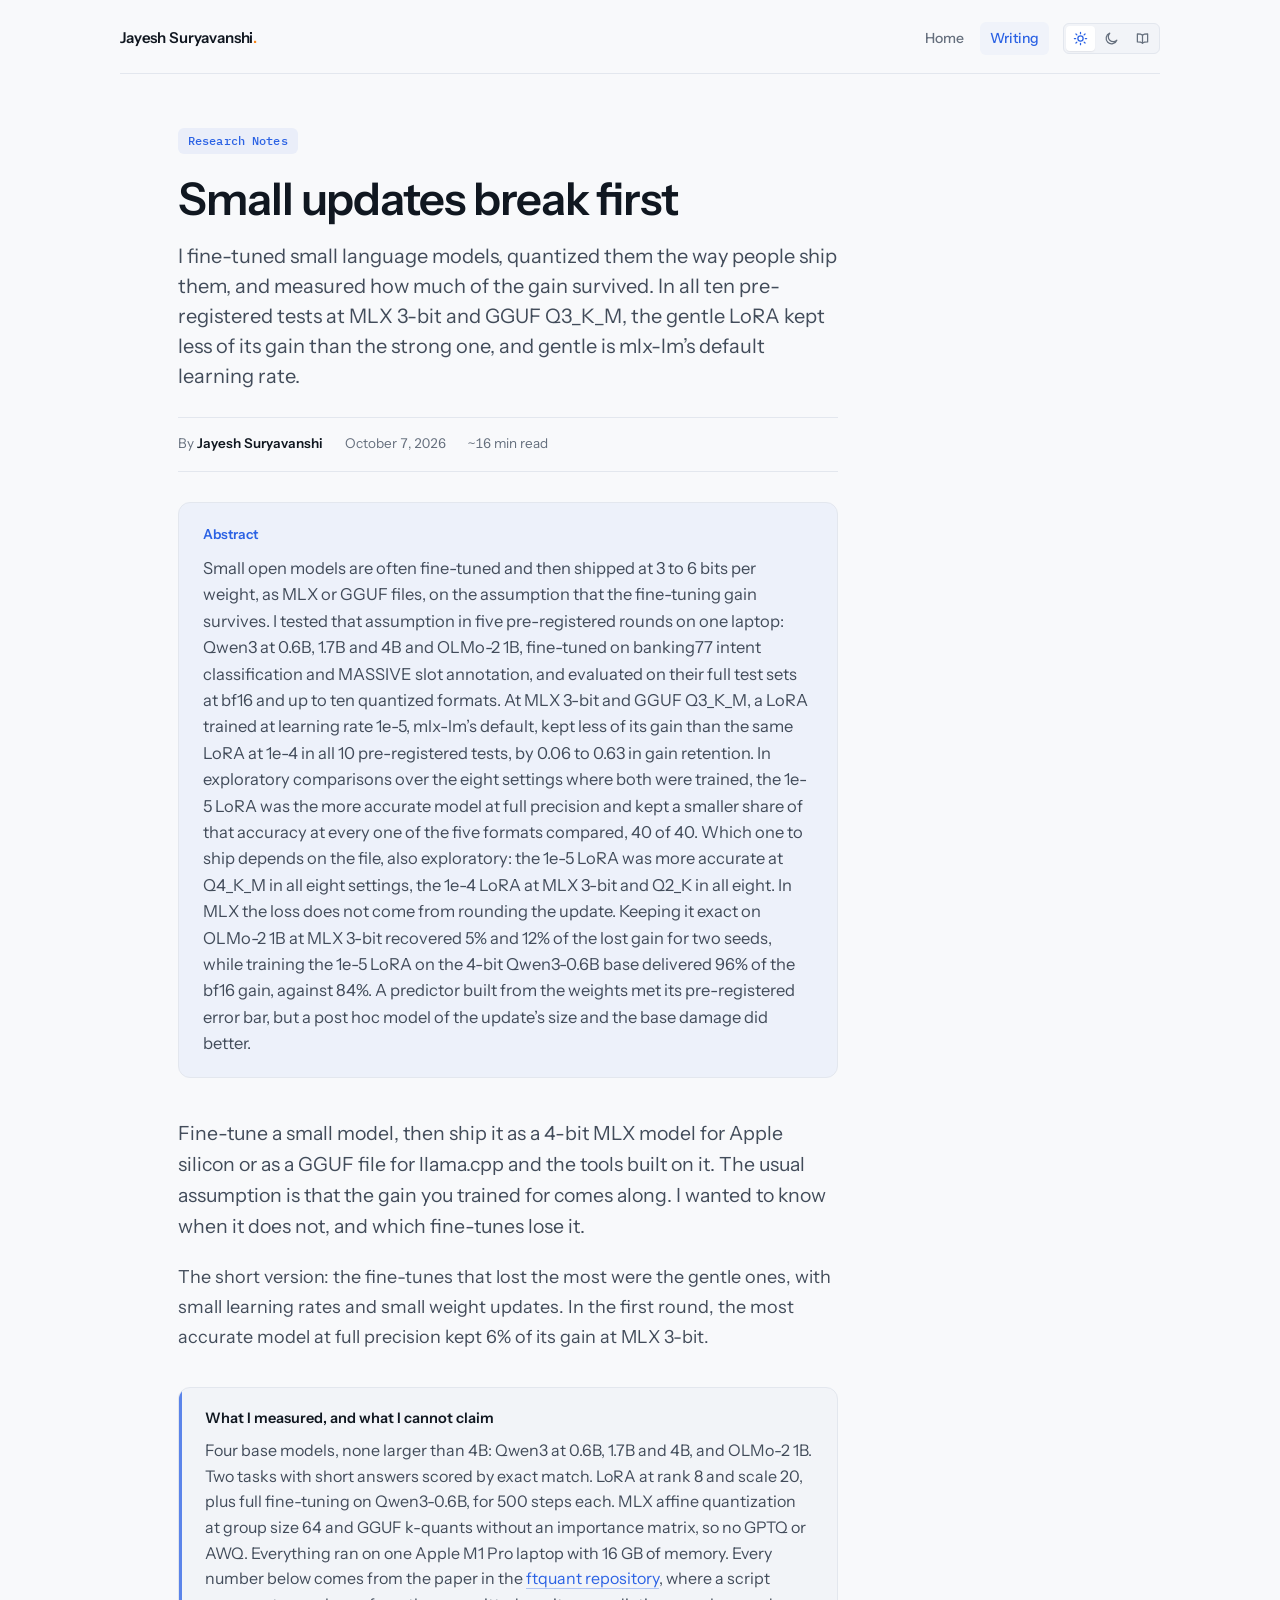
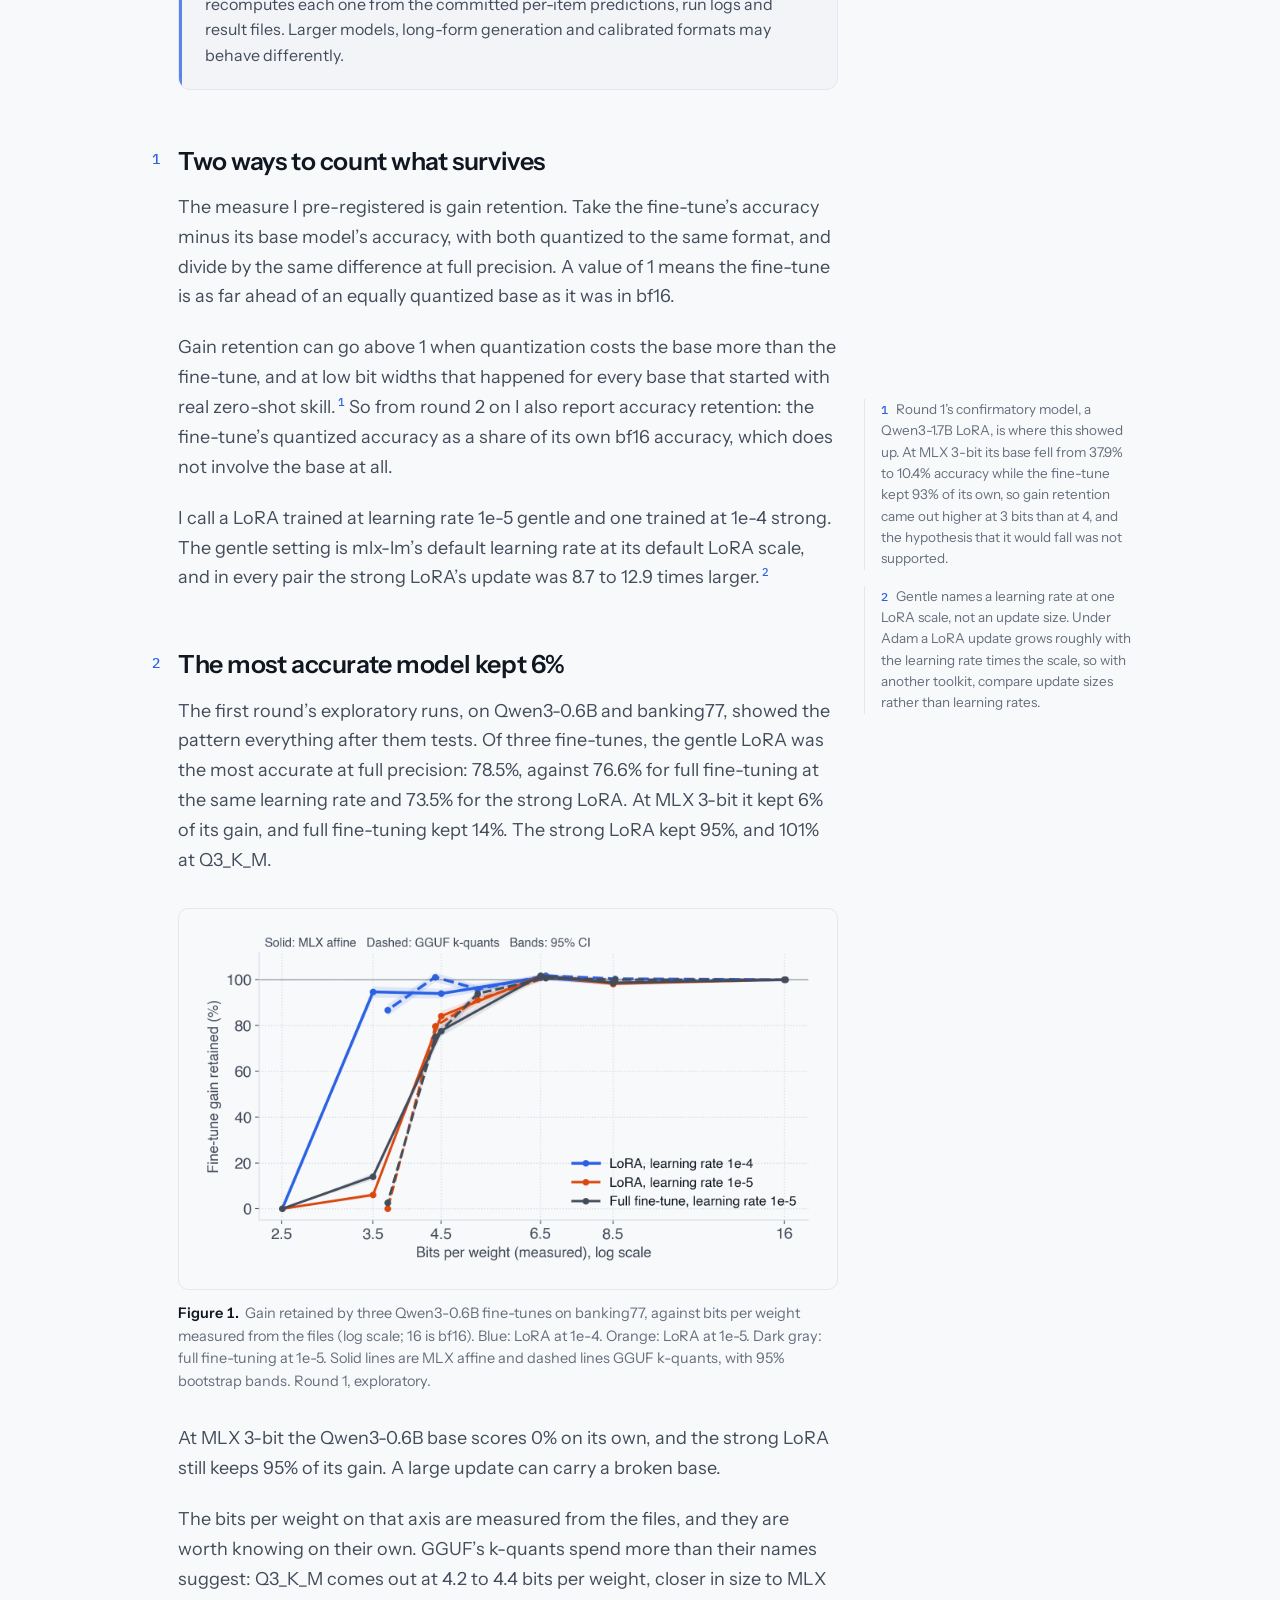
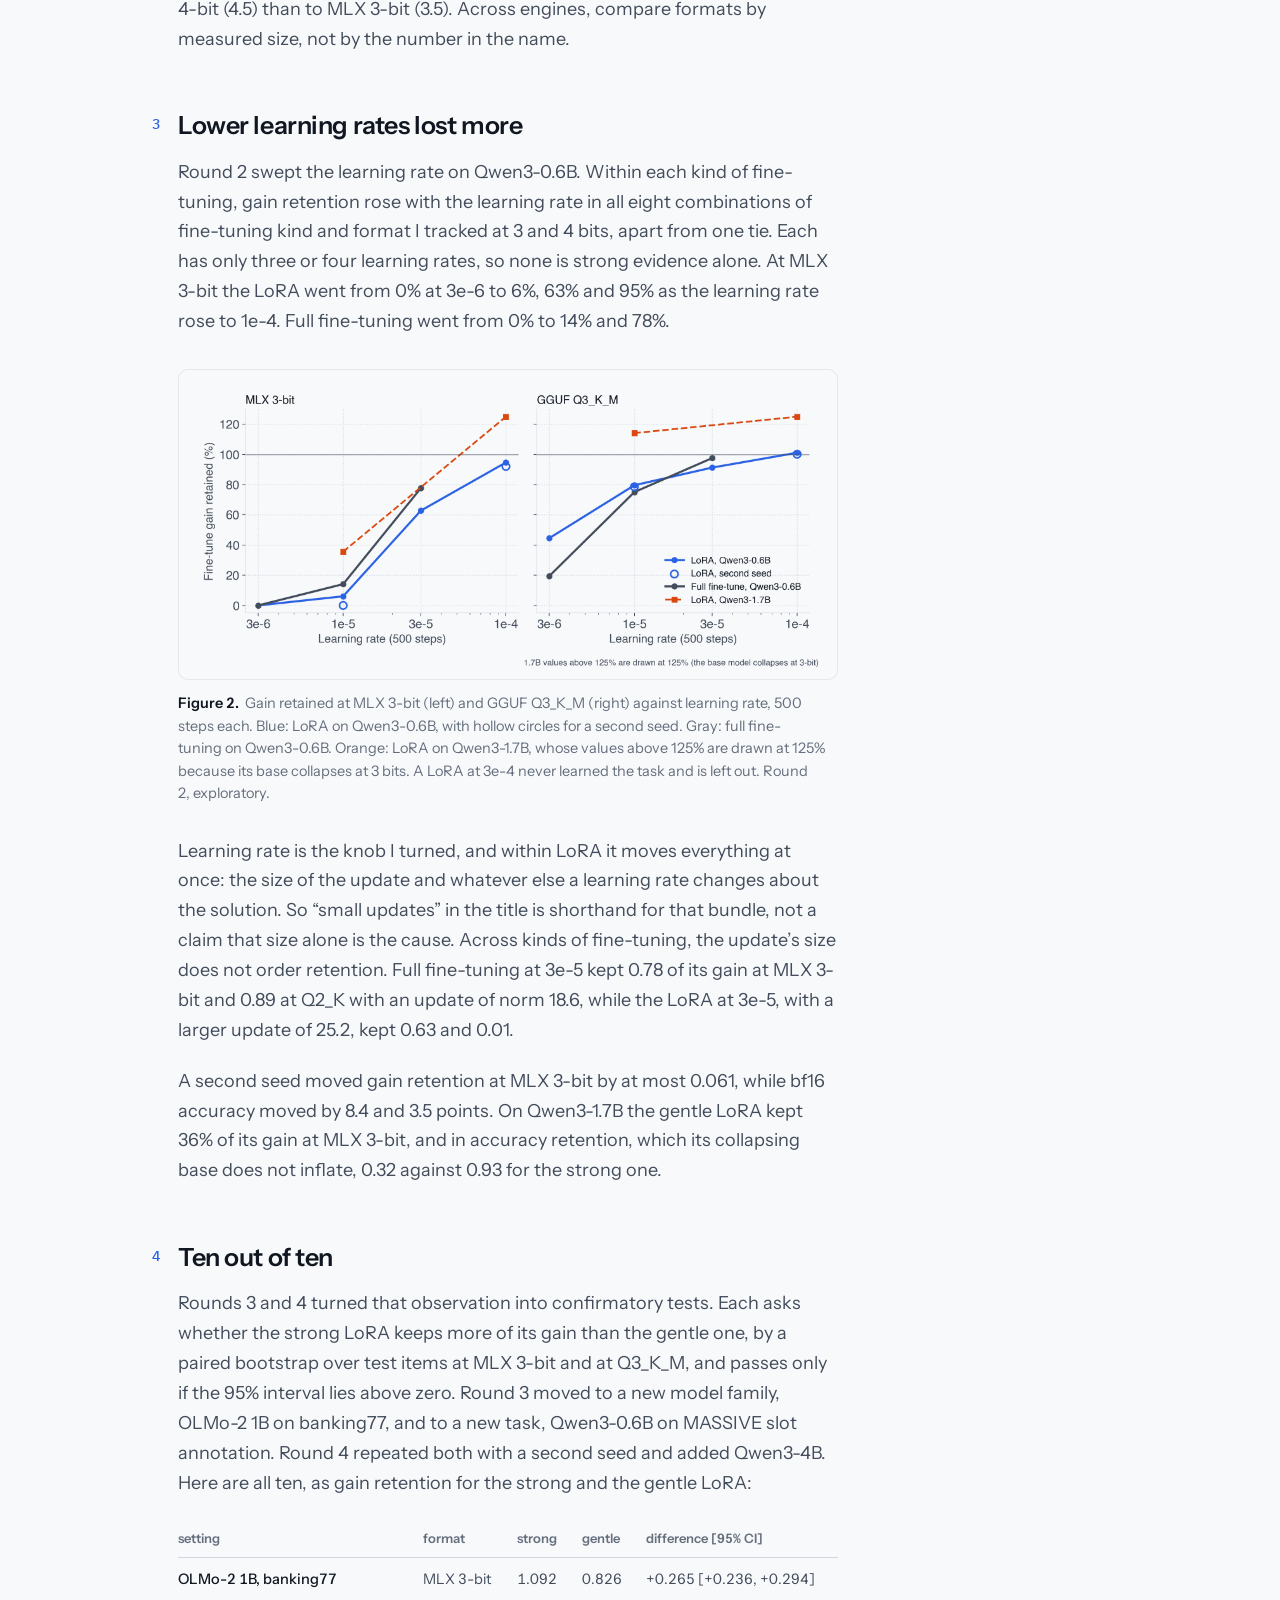
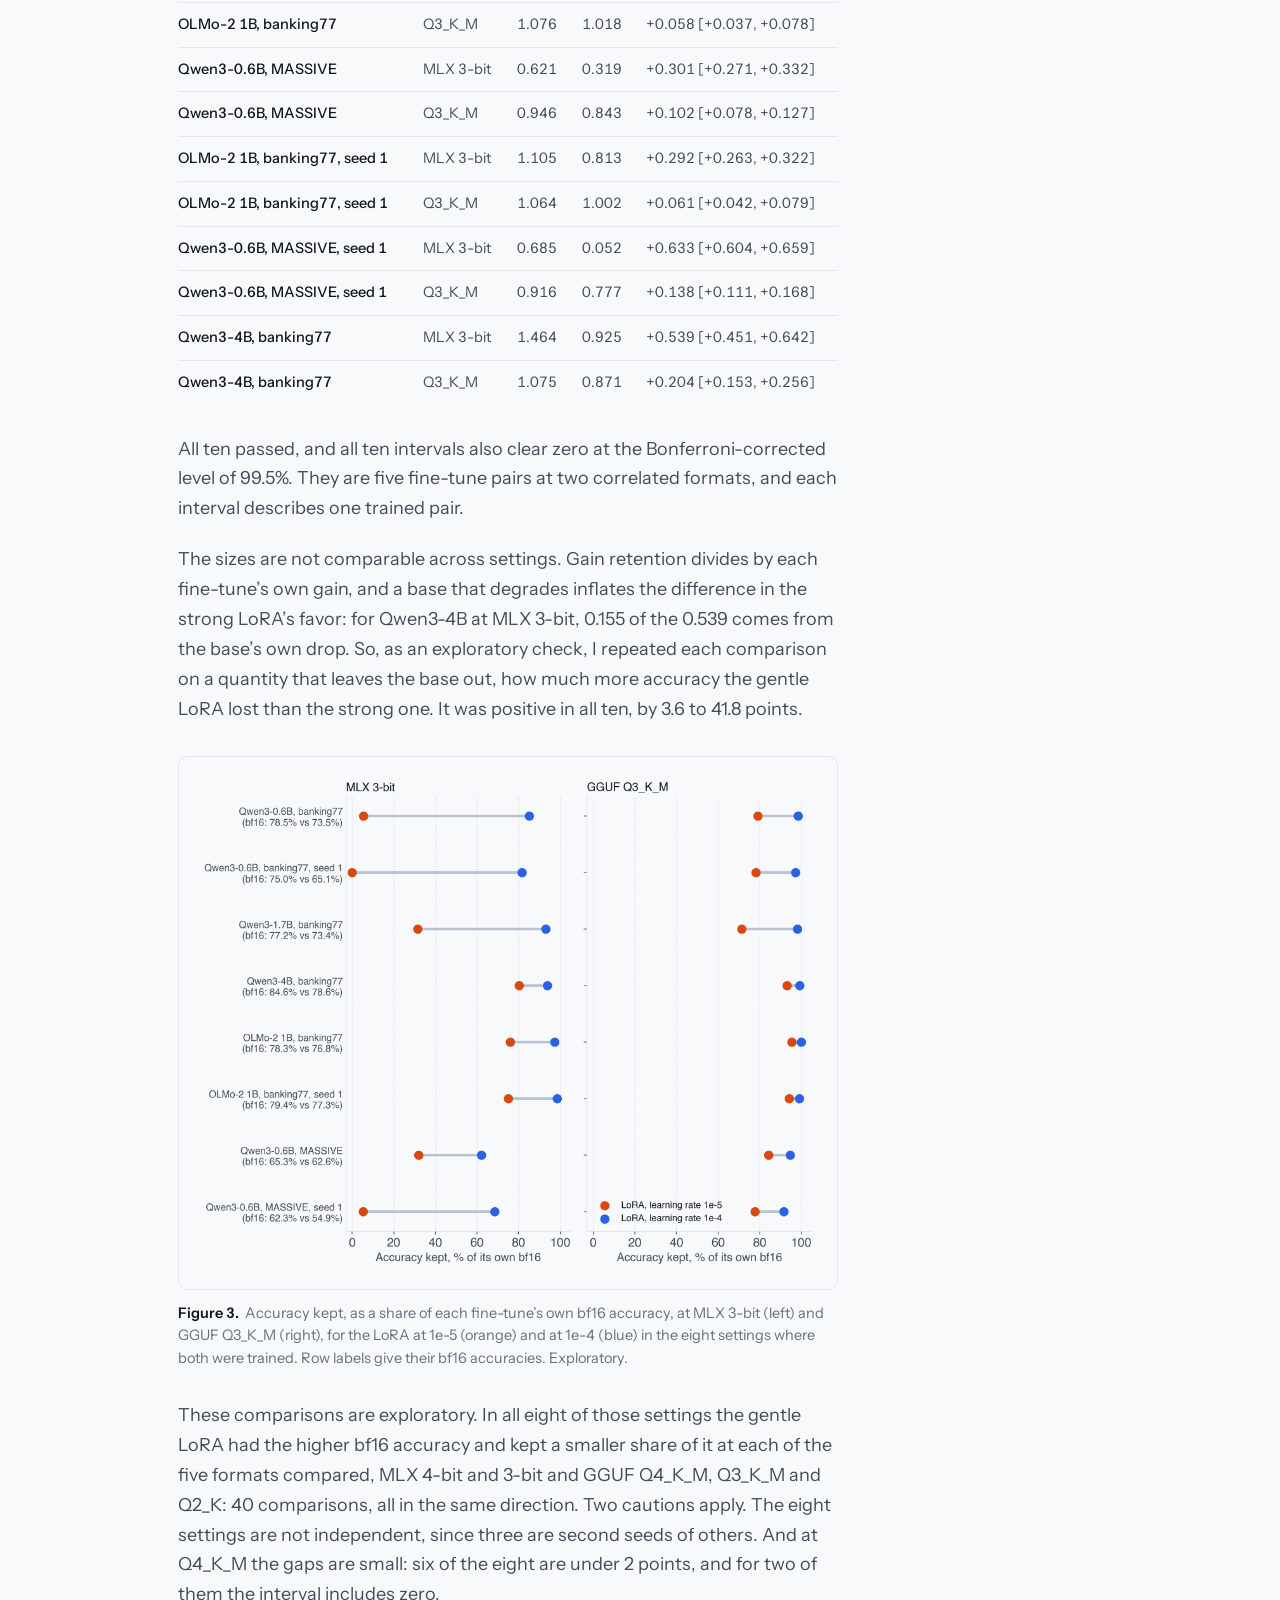
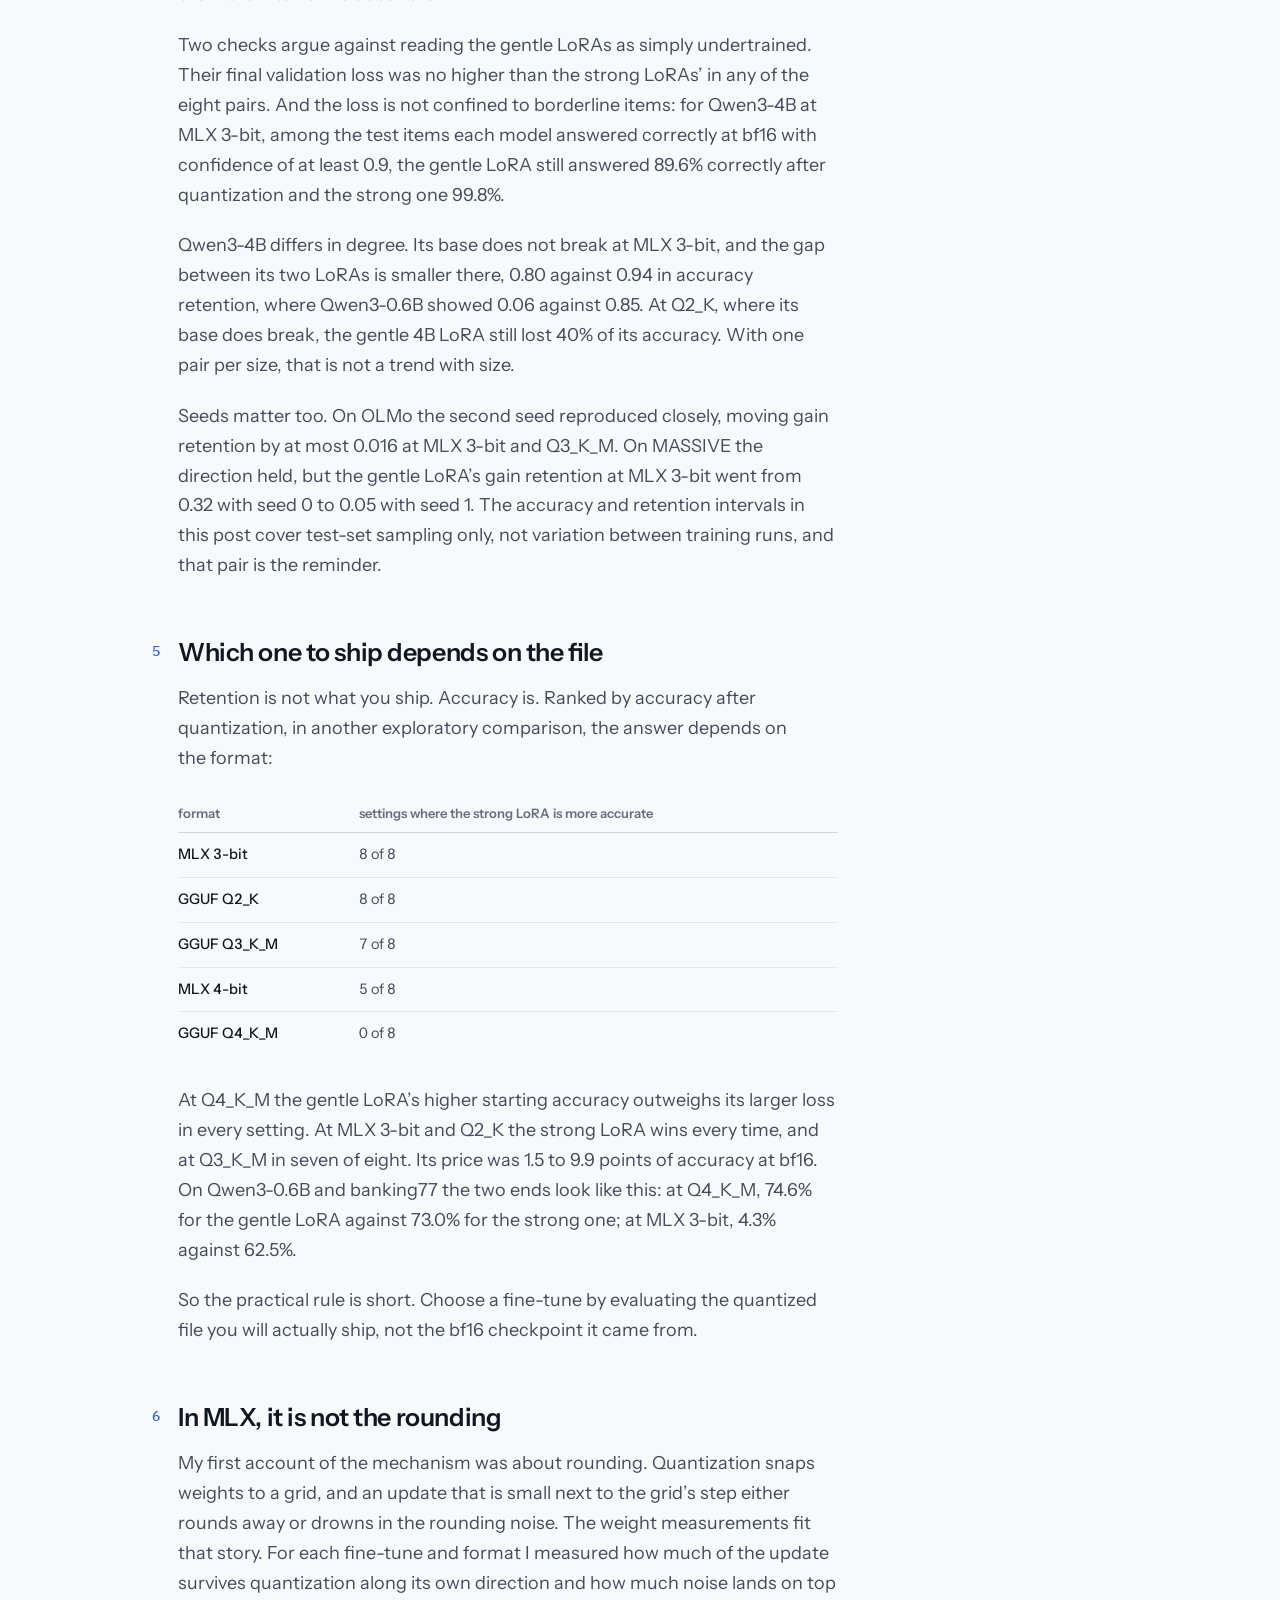
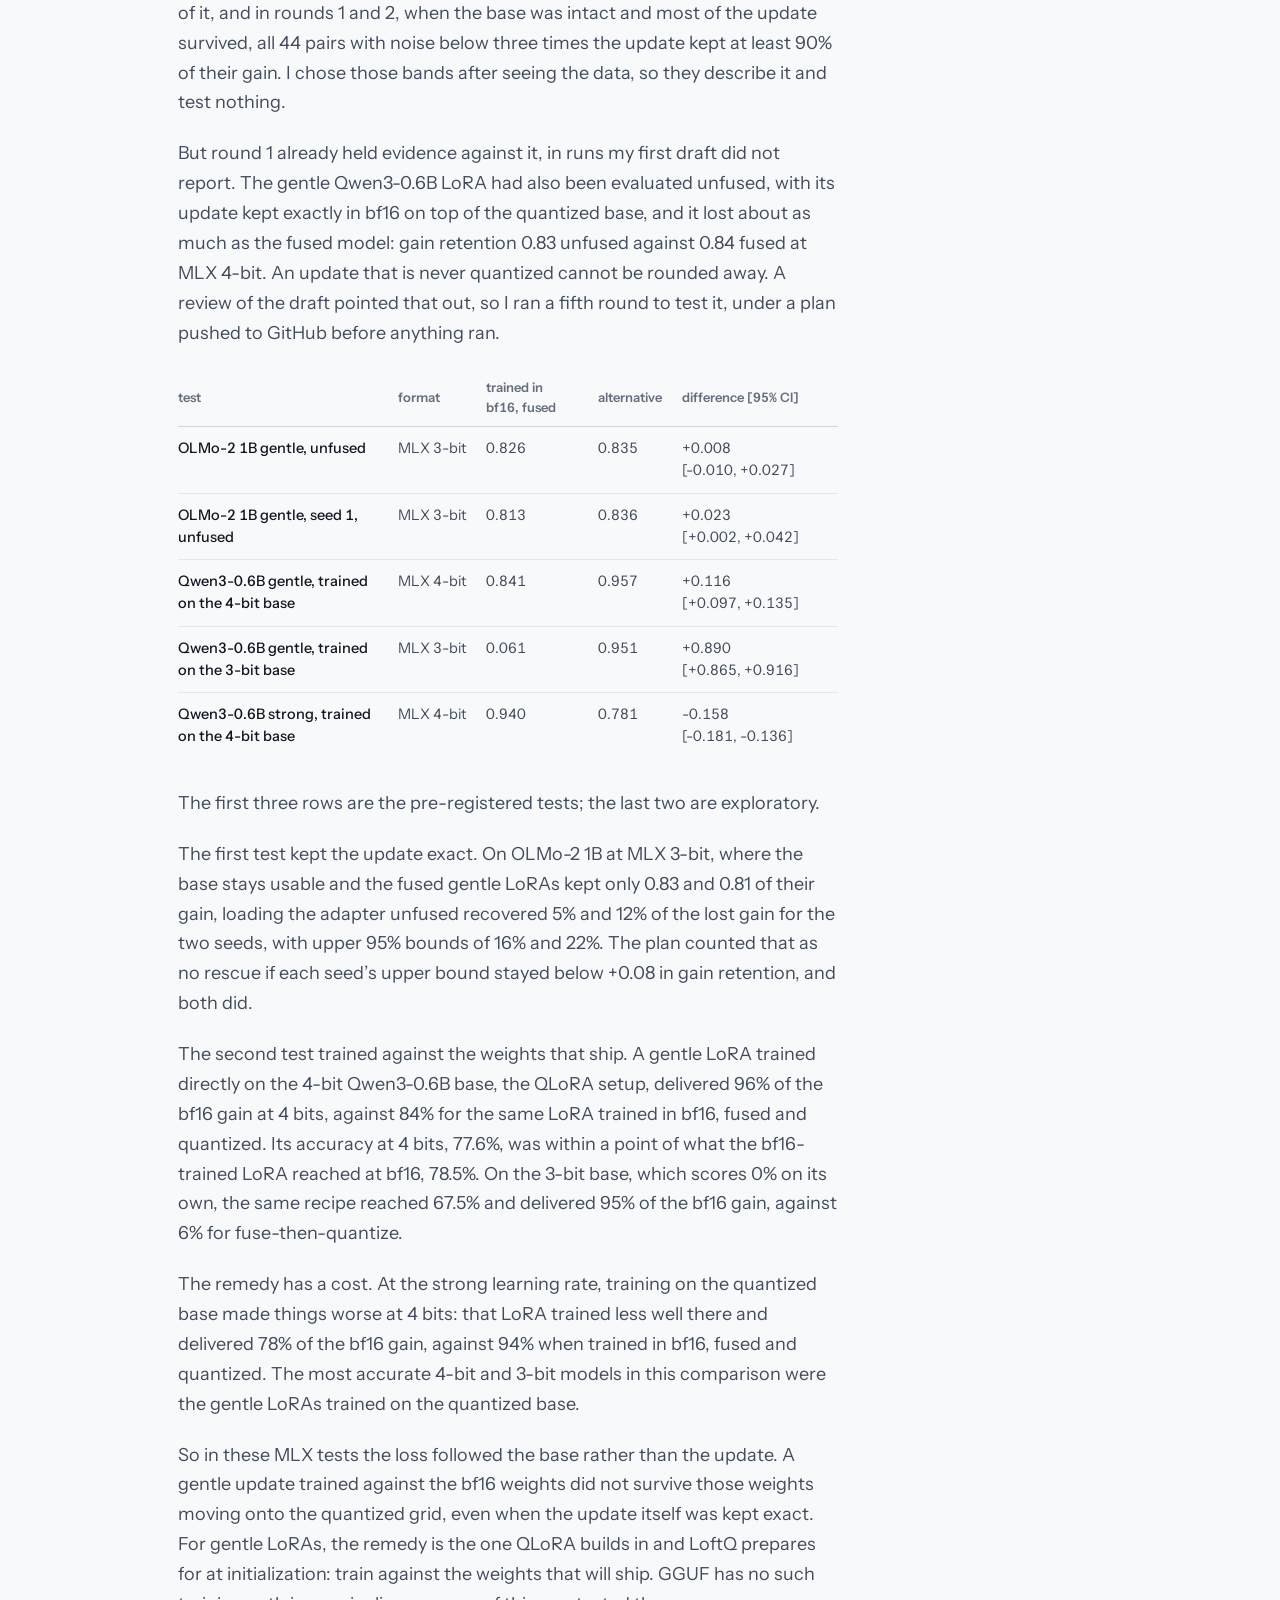
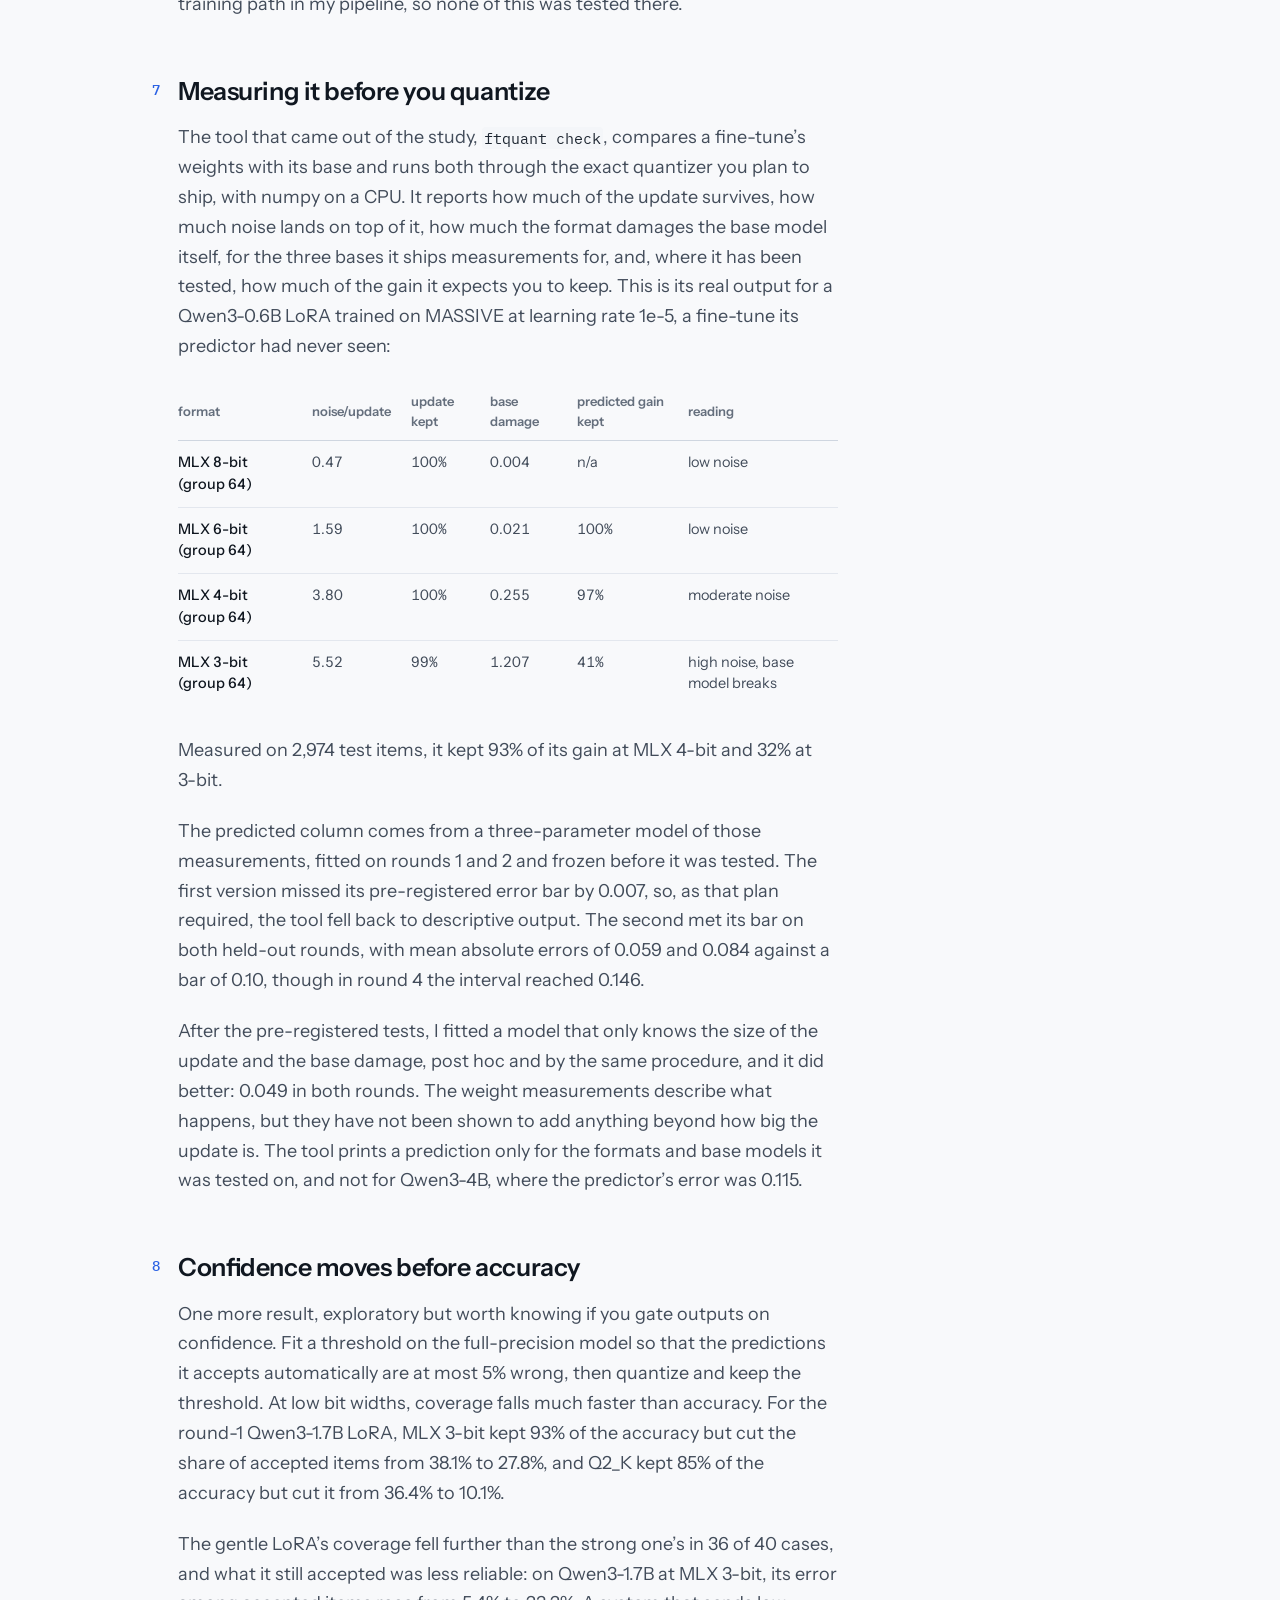
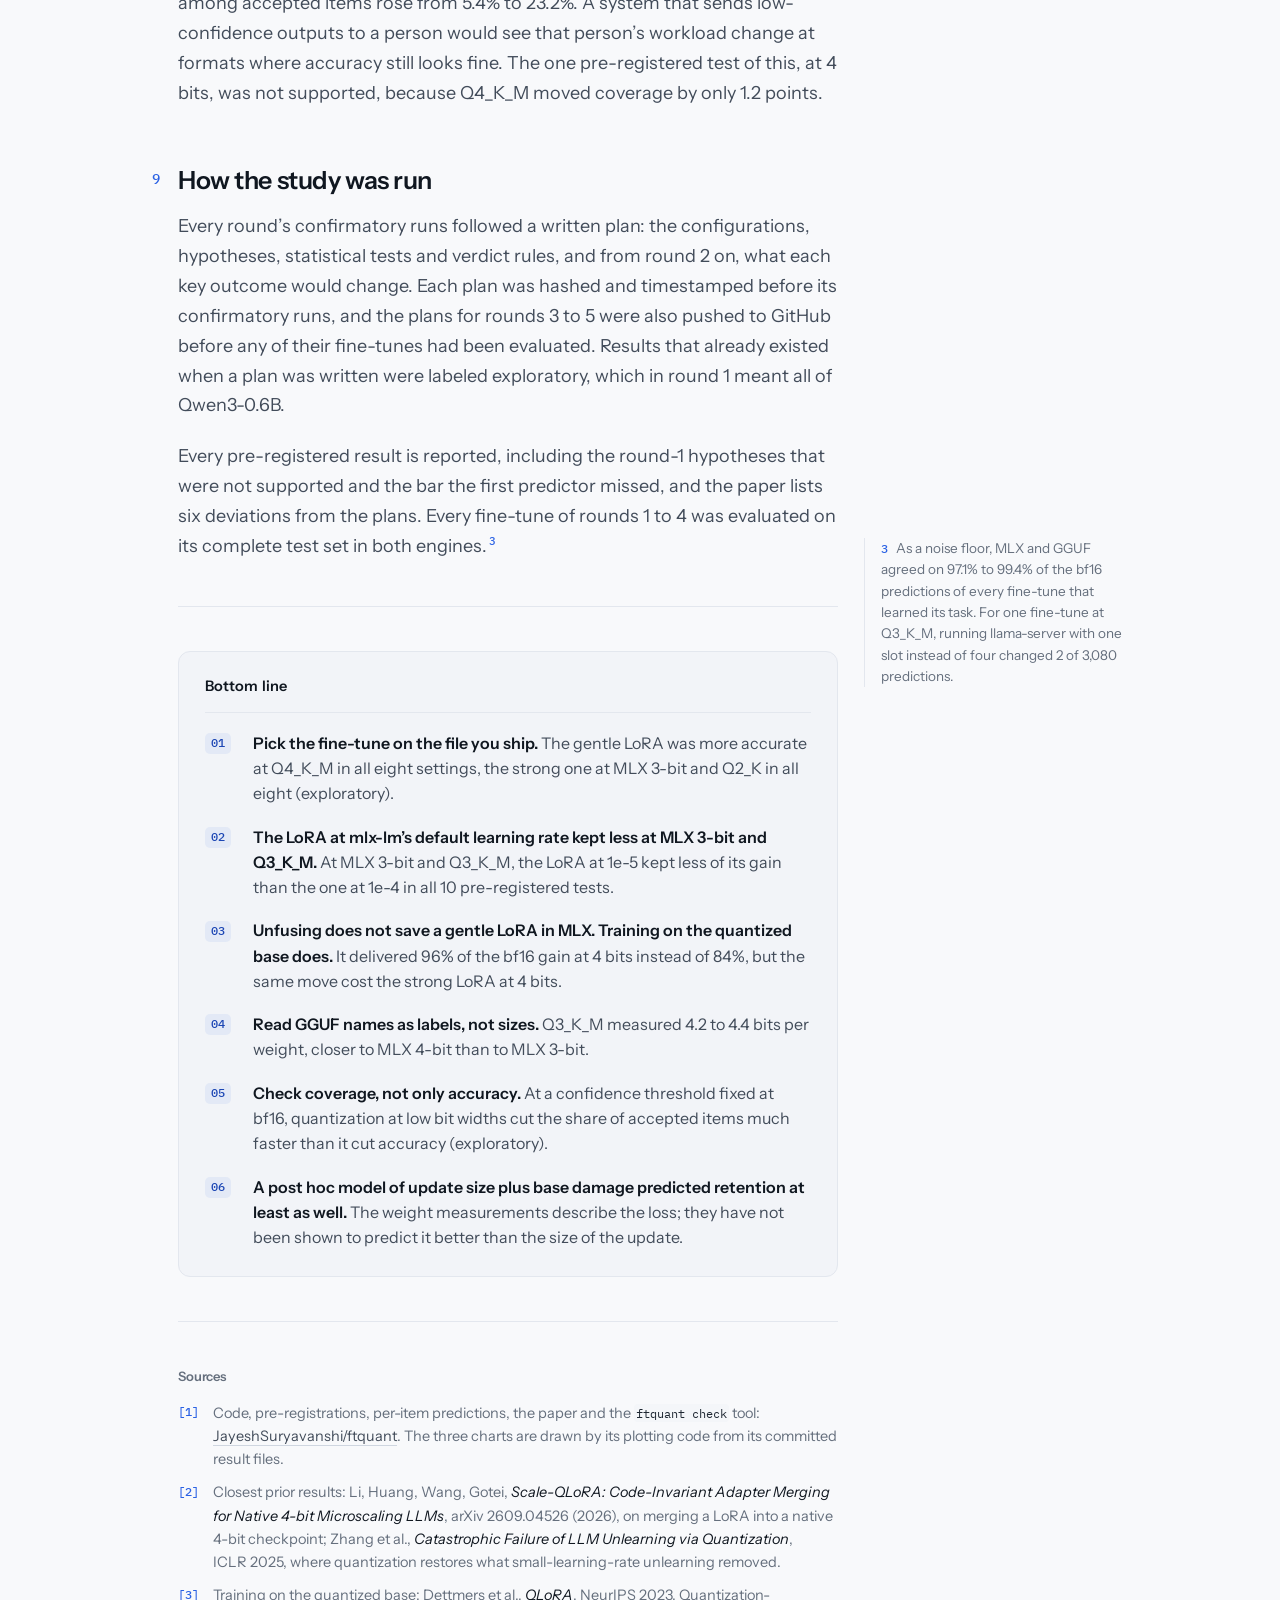
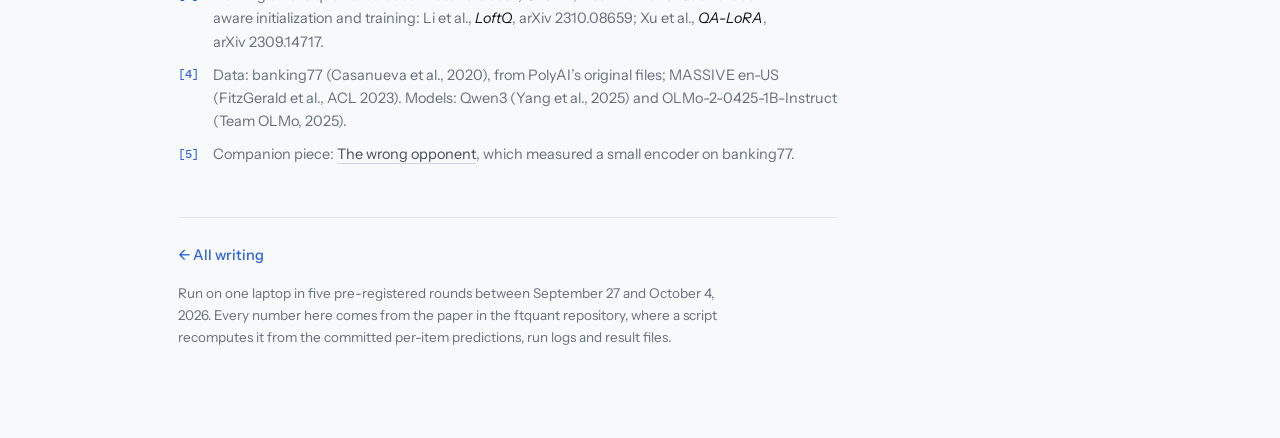
<file: blog/small-updates-break-first.html>
<!DOCTYPE html>
<html lang="en">
<head>
  <meta charset="utf-8">
  <title>Small updates break first · Jayesh Suryavanshi</title>
  <meta name="description" content="Fine-tune a small model, ship it at 3 or 4 bits, and the gain you trained for may not come along. In pre-registered tests, LoRAs at mlx-lm's default learning rate kept less of it at MLX 3-bit and GGUF Q3_K_M, and in MLX, training on the 4-bit base won most of it back.">
  <meta name="author" content="Jayesh Suryavanshi">
  <link rel="canonical" href="https://www.jayeshsuryavanshi.com/blog/small-updates-break-first.html">

  <meta property="og:type" content="article">
  <meta property="og:url" content="https://www.jayeshsuryavanshi.com/blog/small-updates-break-first.html">
  <meta property="og:site_name" content="Jayesh Suryavanshi">
  <meta property="og:title" content="Small updates break first">
  <meta property="og:description" content="Fine-tune a small model, ship it at 3 or 4 bits, and the gain you trained for may not come along. In pre-registered tests, LoRAs at mlx-lm's default learning rate kept less of it at MLX 3-bit and GGUF Q3_K_M, and in MLX, training on the 4-bit base won most of it back.">
  <meta property="og:image" content="https://www.jayeshsuryavanshi.com/images/og-small-updates-break-first.png">
  <meta property="og:image:width" content="2400">
  <meta property="og:image:height" content="1260">
  <meta property="og:image:alt" content="Small updates break first, research notes by Jayesh Suryavanshi">
  <meta property="article:published_time" content="2026-10-07">

  <meta name="twitter:card" content="summary_large_image">
  <meta name="twitter:site" content="@2jayesh3">
  <meta name="twitter:creator" content="@2jayesh3">
  <meta name="twitter:title" content="Small updates break first">
  <meta name="twitter:description" content="Fine-tune a small model, ship it at 3 or 4 bits, and the gain you trained for may not come along. In pre-registered tests, LoRAs at mlx-lm's default learning rate kept less of it at MLX 3-bit and GGUF Q3_K_M, and in MLX, training on the 4-bit base won most of it back.">
  <meta name="twitter:image" content="https://www.jayeshsuryavanshi.com/images/og-small-updates-break-first.png">
  <meta name="twitter:image:alt" content="Small updates break first, research notes by Jayesh Suryavanshi">

  <meta name="viewport" content="width=device-width, initial-scale=1">
  <meta name="theme-color" content="#f8f9fb" media="(prefers-color-scheme: light)">
  <meta name="theme-color" content="#0b0e14" media="(prefers-color-scheme: dark)">
  <link rel="apple-touch-icon" sizes="180x180" href="../apple-touch-icon.png">
  <link rel="icon" type="image/png" sizes="32x32" href="../favicon-32x32.png">
  <link rel="icon" type="image/png" sizes="16x16" href="../favicon-16x16.png">
  <link rel="manifest" href="../site.webmanifest">
  <link rel="alternate" type="application/rss+xml" title="Jayesh Suryavanshi · Writing" href="https://www.jayeshsuryavanshi.com/blog/feed.xml">
  <link rel="alternate" type="application/feed+json" title="Jayesh Suryavanshi · Writing" href="https://www.jayeshsuryavanshi.com/blog/feed.json">
  <script type="application/ld+json">
  {
    "@context": "https://schema.org",
    "@type": "BlogPosting",
    "headline": "Small updates break first",
    "description": "Fine-tune a small model, ship it at 3 or 4 bits, and the gain you trained for may not come along. In pre-registered tests, LoRAs at mlx-lm's default learning rate kept less of it at MLX 3-bit and GGUF Q3_K_M, and in MLX, training on the 4-bit base won most of it back.",
    "image": "https://www.jayeshsuryavanshi.com/images/og-small-updates-break-first.png",
    "datePublished": "2026-10-07",
    "dateModified": "2026-10-07",
    "author": { "@type": "Person", "name": "Jayesh Suryavanshi", "url": "https://www.jayeshsuryavanshi.com/" },
    "publisher": { "@type": "Person", "name": "Jayesh Suryavanshi" },
    "mainEntityOfPage": "https://www.jayeshsuryavanshi.com/blog/small-updates-break-first.html",
    "url": "https://www.jayeshsuryavanshi.com/blog/small-updates-break-first.html"
  }
  </script>
  <link rel="preconnect" href="https://fonts.googleapis.com">
  <link rel="preconnect" href="https://fonts.gstatic.com" crossorigin>
  <link rel="stylesheet" href="https://fonts.googleapis.com/css2?family=Instrument+Sans:ital,wght@0,400..700;1,400..600&family=IBM+Plex+Mono:wght@400;500&display=swap">
  <link rel="stylesheet" href="blog.css?v=7">
  <script>
    /* scheme boot. runs before first paint so a pinned theme never flashes the
       other one. with no pinned choice the attribute stays off and the page
       follows prefers-color-scheme, which is also the no JavaScript path.
       the js class only reveals the switcher, which is inert without script */
    (function () {
      var r = document.documentElement;
      r.className += (r.className ? ' ' : '') + 'js';
      try {
        var t = localStorage.getItem('blog-theme');
        if (t === 'light' || t === 'dark' || t === 'reading') { r.setAttribute('data-theme', t); }
      } catch (e) {}
    })();
  </script>
</head>
<body>
  <div id="progress"></div>

  <div class="wrap">

    <header class="masthead">
      <a class="brand" href="../">Jayesh Suryavanshi<span class="dot">.</span></a>
      <nav>
        <a href="../">Home</a>
        <a href="./" class="here">Writing</a>
      </nav>
      <div class="theme-switch" role="group" aria-label="Color scheme">
        <button type="button" data-theme-set="light" aria-pressed="false" title="Light scheme"><span class="sw-label">Light</span></button>
        <button type="button" data-theme-set="dark" aria-pressed="false" title="Dark scheme"><span class="sw-label">Dark</span></button>
        <button type="button" data-theme-set="reading" aria-pressed="false" title="Reading scheme, warm paper and larger type"><span class="sw-label">Reading</span></button>
      </div>
    </header>

    <main id="main">
    <article>
      <p class="kicker">Research Notes</p>
      <h1 class="title">Small updates break first</h1>
      <p class="dek">I fine-tuned small language models, quantized them the way people ship them, and measured how much of the gain survived. In all ten pre-registered tests at MLX 3-bit and GGUF Q3_K_M, the gentle LoRA kept less of its gain than the strong one, and gentle is mlx-&#8288;lm&rsquo;s default learning rate.</p>
      <div class="byline">
        <span>By <strong>Jayesh Suryavanshi</strong></span>
        <span class="sep">&middot;</span>
        <span>October&nbsp;7,&nbsp;2026</span>
        <span class="sep">&middot;</span>
        <span>~16&nbsp;min read</span>
      </div>

      <section class="abstract" aria-label="Abstract">
        <h2>Abstract</h2>
        <p>Small open models are often fine-tuned and then shipped at 3 to 6 bits per weight, as MLX or GGUF files, on the assumption that the fine-tuning gain survives. I tested that assumption in five pre-registered rounds on one laptop: Qwen3 at 0.6B, 1.7B and 4B and OLMo-2 1B, fine-tuned on banking77 intent classification and MASSIVE slot annotation, and evaluated on their full test sets at bf16 and up to ten quantized formats. At MLX 3-bit and GGUF Q3_K_M, a LoRA trained at learning rate 1e-5, mlx-&#8288;lm&rsquo;s default, kept less of its gain than the same LoRA at 1e-4 in all 10 pre-registered tests, by 0.06 to 0.63 in gain retention. In exploratory comparisons over the eight settings where both were trained, the 1e-5 LoRA was the more accurate model at full precision and kept a smaller share of that accuracy at every one of the five formats compared, 40 of 40. Which one to ship depends on the file, also exploratory: the 1e-5 LoRA was more accurate at Q4_K_M in all eight settings, the 1e-4 LoRA at MLX 3-bit and Q2_K in all eight. In MLX the loss does not come from rounding the update. Keeping it exact on OLMo-2 1B at MLX 3-bit recovered 5% and 12% of the lost gain for two seeds, while training the 1e-5 LoRA on the 4-bit Qwen3-0.6B base delivered 96% of the bf16 gain, against 84%. A predictor built from the weights met its pre-registered error bar, but a post hoc model of the update&rsquo;s size and the base damage did better.</p>
      </section>

      <div class="prose">
        <p class="lead">Fine-tune a small model, then ship it as a 4-bit MLX model for Apple silicon or as a GGUF file for llama.cpp and the tools built on it. The usual assumption is that the gain you trained for comes along. I wanted to know when it does not, and which fine-tunes lose it.</p>

        <p>The short version: the fine-tunes that lost the most were the gentle ones, with small learning rates and small weight updates. In the first round, the most accurate model at full precision kept 6% of its gain at MLX 3-bit.</p>

        <div class="callout">
          <div class="label">What I measured, and what I cannot claim</div>
          <p>Four base models, none larger than 4B: Qwen3 at 0.6B, 1.7B and 4B, and OLMo-2 1B. Two tasks with short answers scored by exact match. LoRA at rank 8 and scale 20, plus full fine-tuning on Qwen3-0.6B, for 500 steps each. MLX affine quantization at group size 64 and GGUF k-quants without an importance matrix, so no GPTQ or AWQ. Everything ran on one Apple M1 Pro laptop with 16 GB of memory. Every number below comes from the paper in the <a href="https://github.com/JayeshSuryavanshi/ftquant">ftquant repository</a>, where a script recomputes each one from the committed per-item predictions, run logs and result files. Larger models, long-form generation and calibrated formats may behave differently.</p>
        </div>

        <h2>Two ways to count what survives</h2>

        <p>The measure I pre-registered is gain retention. Take the fine-tune&rsquo;s accuracy minus its base model&rsquo;s accuracy, with both quantized to the same format, and divide by the same difference at full precision. A value of 1 means the fine-tune is as far ahead of an equally quantized base as it was in bf16.</p>

        <p>Gain retention can go above 1 when quantization costs the base more than the fine-tune, and at low bit widths that happened for every base that started with real zero-shot skill.<span class="sn-ref">1</span> So from round 2 on I also report accuracy retention: the fine-tune&rsquo;s quantized accuracy as a share of its own bf16 accuracy, which does not involve the base at all.</p>

        <aside class="sidenote"><span class="sn-num">1</span>Round 1&rsquo;s confirmatory model, a Qwen3-1.7B LoRA, is where this showed up. At MLX 3-bit its base fell from 37.9% to 10.4% accuracy while the fine-tune kept 93% of its own, so gain retention came out higher at 3 bits than at 4, and the hypothesis that it would fall was not supported.</aside>

        <p>I call a LoRA trained at learning rate 1e-5 gentle and one trained at 1e-4 strong. The gentle setting is mlx-&#8288;lm&rsquo;s default learning rate at its default LoRA scale, and in every pair the strong LoRA&rsquo;s update was 8.7 to 12.9 times larger.<span class="sn-ref">2</span></p>

        <aside class="sidenote"><span class="sn-num">2</span>Gentle names a learning rate at one LoRA scale, not an update size. Under Adam a LoRA update grows roughly with the learning rate times the scale, so with another toolkit, compare update sizes rather than learning rates.</aside>

        <h2>The most accurate model kept 6%</h2>

        <p>The first round&rsquo;s exploratory runs, on Qwen3-0.6B and banking77, showed the pattern everything after them tests. Of three fine-tunes, the gentle LoRA was the most accurate at full precision: 78.5%, against 76.6% for full fine-tuning at the same learning rate and 73.5% for the strong LoRA. At MLX 3-bit it kept 6% of its gain, and full fine-tuning kept 14%. The strong LoRA kept 95%, and 101% at Q3_K_M.</p>

        <figure>
          <a href="../images/ftquant-retention-3x.webp" target="_blank" rel="noopener">
            <img src="../images/ftquant-retention.webp" alt="Line chart of fine-tune gain retained against measured bits per weight on a log scale, for three Qwen3-0.6B fine-tunes on banking77. All three keep close to 100% from 16 bits down to 6.5. The LoRA at learning rate 1e-4 stays near 95% at MLX 3-bit, 3.5 bits per weight. The LoRA at 1e-5 falls to 6% and the full fine-tune at 1e-5 to 14% there. GGUF k-quants, drawn dashed, keep the 1e-4 LoRA on top, at 87% at Q2_K, while the other two swap places at Q3_K_M. At MLX 2-bit all three are at 0%." width="1600" height="900" loading="lazy">
            <span class="visually-hidden"> (opens in a new tab)</span>
          </a>
          <figcaption>Gain retained by three Qwen3-0.6B fine-tunes on banking77, against bits per weight measured from the files (log scale; 16 is bf16). Blue: LoRA at 1e-4. Orange: LoRA at 1e-5. Dark gray: full fine-tuning at 1e-5. Solid lines are MLX affine and dashed lines GGUF k-quants, with 95% bootstrap bands. Round 1, exploratory.</figcaption>
        </figure>

        <p>At MLX 3-bit the Qwen3-0.6B base scores 0% on its own, and the strong LoRA still keeps 95% of its gain. A large update can carry a broken base.</p>

        <p>The bits per weight on that axis are measured from the files, and they are worth knowing on their own. GGUF&rsquo;s k-quants spend more than their names suggest: Q3_K_M comes out at 4.2 to 4.4 bits per weight, closer in size to MLX 4-bit (4.5) than to MLX 3-bit (3.5). Across engines, compare formats by measured size, not by the number in the name.</p>

        <h2>Lower learning rates lost more</h2>

        <p>Round 2 swept the learning rate on Qwen3-0.6B. Within each kind of fine-tuning, gain retention rose with the learning rate in all eight combinations of fine-tuning kind and format I tracked at 3 and 4 bits, apart from one tie. Each has only three or four learning rates, so none is strong evidence alone. At MLX 3-bit the LoRA went from 0% at 3e-6 to 6%, 63% and 95% as the learning rate rose to 1e-4. Full fine-tuning went from 0% to 14% and 78%.</p>

        <figure>
          <a href="../images/ftquant-lr-sweep-3x.webp" target="_blank" rel="noopener">
            <img src="../images/ftquant-lr-sweep.webp" alt="Two panels of fine-tune gain retained against learning rate on a log scale, at MLX 3-bit on the left and GGUF Q3_K_M on the right. On Qwen3-0.6B, the LoRA rises from 0% at learning rate 3e-6 to 95% at 1e-4 at MLX 3-bit, and from about 45% to about 100% at Q3_K_M. Full fine-tuning rises from 0% to 78% at MLX 3-bit and from about 19% to about 98% at Q3_K_M. Hollow circles for a second LoRA seed sit next to the first. A dashed orange line for a Qwen3-1.7B LoRA runs above 100% at 1e-4 in both panels and at both learning rates at Q3_K_M, because its base collapses at 3 bits." width="2000" height="900" loading="lazy">
            <span class="visually-hidden"> (opens in a new tab)</span>
          </a>
          <figcaption>Gain retained at MLX 3-bit (left) and GGUF Q3_K_M (right) against learning rate, 500 steps each. Blue: LoRA on Qwen3-0.6B, with hollow circles for a second seed. Gray: full fine-tuning on Qwen3-0.6B. Orange: LoRA on Qwen3-1.7B, whose values above 125% are drawn at 125% because its base collapses at 3 bits. A LoRA at 3e-4 never learned the task and is left out. Round 2, exploratory.</figcaption>
        </figure>

        <p>Learning rate is the knob I turned, and within LoRA it moves everything at once: the size of the update and whatever else a learning rate changes about the solution. So &ldquo;small updates&rdquo; in the title is shorthand for that bundle, not a claim that size alone is the cause. Across kinds of fine-tuning, the update&rsquo;s size does not order retention. Full fine-tuning at 3e-5 kept 0.78 of its gain at MLX 3-bit and 0.89 at Q2_K with an update of norm 18.6, while the LoRA at 3e-5, with a larger update of 25.2, kept 0.63 and 0.01.</p>

        <p>A second seed moved gain retention at MLX 3-bit by at most 0.061, while bf16 accuracy moved by 8.4 and 3.5 points. On Qwen3-1.7B the gentle LoRA kept 36% of its gain at MLX 3-bit, and in accuracy retention, which its collapsing base does not inflate, 0.32 against 0.93 for the strong one.</p>

        <h2>Ten out of ten</h2>

        <p>Rounds 3 and 4 turned that observation into confirmatory tests. Each asks whether the strong LoRA keeps more of its gain than the gentle one, by a paired bootstrap over test items at MLX 3-bit and at Q3_K_M, and passes only if the 95% interval lies above zero. Round 3 moved to a new model family, OLMo-2 1B on banking77, and to a new task, Qwen3-0.6B on MASSIVE slot annotation. Round 4 repeated both with a second seed and added Qwen3-4B. Here are all ten, as gain retention for the strong and the gentle LoRA:</p>

        <div class="table-scroll">
          <table>
            <thead>
              <tr><th>setting</th><th>format</th><th>strong</th><th>gentle</th><th>difference [95% CI]</th></tr>
            </thead>
            <tbody>
              <tr><td>OLMo-2 1B, banking77</td><td>MLX&nbsp;3-&#8288;bit</td><td>1.092</td><td>0.826</td><td>+0.265 [+0.236,&nbsp;+0.294]</td></tr>
              <tr><td>OLMo-2 1B, banking77</td><td>Q3_K_M</td><td>1.076</td><td>1.018</td><td>+0.058 [+0.037,&nbsp;+0.078]</td></tr>
              <tr><td>Qwen3-0.6B, MASSIVE</td><td>MLX&nbsp;3-&#8288;bit</td><td>0.621</td><td>0.319</td><td>+0.301 [+0.271,&nbsp;+0.332]</td></tr>
              <tr><td>Qwen3-0.6B, MASSIVE</td><td>Q3_K_M</td><td>0.946</td><td>0.843</td><td>+0.102 [+0.078,&nbsp;+0.127]</td></tr>
              <tr><td>OLMo-2 1B, banking77, seed 1</td><td>MLX&nbsp;3-&#8288;bit</td><td>1.105</td><td>0.813</td><td>+0.292 [+0.263,&nbsp;+0.322]</td></tr>
              <tr><td>OLMo-2 1B, banking77, seed 1</td><td>Q3_K_M</td><td>1.064</td><td>1.002</td><td>+0.061 [+0.042,&nbsp;+0.079]</td></tr>
              <tr><td>Qwen3-0.6B, MASSIVE, seed 1</td><td>MLX&nbsp;3-&#8288;bit</td><td>0.685</td><td>0.052</td><td>+0.633 [+0.604,&nbsp;+0.659]</td></tr>
              <tr><td>Qwen3-0.6B, MASSIVE, seed 1</td><td>Q3_K_M</td><td>0.916</td><td>0.777</td><td>+0.138 [+0.111,&nbsp;+0.168]</td></tr>
              <tr><td>Qwen3-4B, banking77</td><td>MLX&nbsp;3-&#8288;bit</td><td>1.464</td><td>0.925</td><td>+0.539 [+0.451,&nbsp;+0.642]</td></tr>
              <tr><td>Qwen3-4B, banking77</td><td>Q3_K_M</td><td>1.075</td><td>0.871</td><td>+0.204 [+0.153,&nbsp;+0.256]</td></tr>
            </tbody>
          </table>
        </div>

        <p>All ten passed, and all ten intervals also clear zero at the Bonferroni-corrected level of 99.5%. They are five fine-tune pairs at two correlated formats, and each interval describes one trained pair.</p>

        <p>The sizes are not comparable across settings. Gain retention divides by each fine-tune&rsquo;s own gain, and a base that degrades inflates the difference in the strong LoRA&rsquo;s favor: for Qwen3-4B at MLX 3-bit, 0.155 of the 0.539 comes from the base&rsquo;s own drop. So, as an exploratory check, I repeated each comparison on a quantity that leaves the base out, how much more accuracy the gentle LoRA lost than the strong one. It was positive in all ten, by 3.6 to 41.8 points.</p>

        <figure>
          <a href="../images/ftquant-replication-3x.webp" target="_blank" rel="noopener">
            <img src="../images/ftquant-replication.webp" alt="Dumbbell chart of accuracy kept, as a share of each fine-tune&#x27;s own bf16 accuracy, for the LoRA at 1e-5 in orange and the LoRA at 1e-4 in blue, across eight settings, at MLX 3-bit on the left and GGUF Q3_K_M on the right. In every row the blue dot is to the right of the orange one. At MLX 3-bit the orange dots run from 0% to 80% and the blue ones from 62% to 99%. At Q3_K_M both sit higher and closer together. Each row label gives the two bf16 accuracies, and the 1e-5 LoRA&#x27;s is the higher one in all eight." width="2000" height="1600" loading="lazy">
            <span class="visually-hidden"> (opens in a new tab)</span>
          </a>
          <figcaption>Accuracy kept, as a share of each fine-tune&rsquo;s own bf16 accuracy, at MLX 3-bit (left) and GGUF Q3_K_M (right), for the LoRA at 1e-5 (orange) and at 1e-4 (blue) in the eight settings where both were trained. Row labels give their bf16 accuracies. Exploratory.</figcaption>
        </figure>

        <p>These comparisons are exploratory. In all eight of those settings the gentle LoRA had the higher bf16 accuracy and kept a smaller share of it at each of the five formats compared, MLX 4-bit and 3-bit and GGUF Q4_K_M, Q3_K_M and Q2_K: 40 comparisons, all in the same direction. Two cautions apply. The eight settings are not independent, since three are second seeds of others. And at Q4_K_M the gaps are small: six of the eight are under 2 points, and for two of them the interval includes zero.</p>

        <p>Two checks argue against reading the gentle LoRAs as simply undertrained. Their final validation loss was no higher than the strong LoRAs&rsquo; in any of the eight pairs. And the loss is not confined to borderline items: for Qwen3-4B at MLX 3-bit, among the test items each model answered correctly at bf16 with confidence of at least 0.9, the gentle LoRA still answered 89.6% correctly after quantization and the strong one 99.8%.</p>

        <p>Qwen3-4B differs in degree. Its base does not break at MLX 3-bit, and the gap between its two LoRAs is smaller there, 0.80 against 0.94 in accuracy retention, where Qwen3-0.6B showed 0.06 against 0.85. At Q2_K, where its base does break, the gentle 4B LoRA still lost 40% of its accuracy. With one pair per size, that is not a trend with size.</p>

        <p>Seeds matter too. On OLMo the second seed reproduced closely, moving gain retention by at most 0.016 at MLX 3-bit and Q3_K_M. On MASSIVE the direction held, but the gentle LoRA&rsquo;s gain retention at MLX 3-bit went from 0.32 with seed 0 to 0.05 with seed 1. The accuracy and retention intervals in this post cover test-set sampling only, not variation between training runs, and that pair is the reminder.</p>

        <h2>Which one to ship depends on the file</h2>

        <p>Retention is not what you ship. Accuracy is. Ranked by accuracy after quantization, in another exploratory comparison, the answer depends on the format:</p>

        <div class="table-scroll">
          <table>
            <thead>
              <tr><th>format</th><th>settings where the strong LoRA is more accurate</th></tr>
            </thead>
            <tbody>
              <tr><td>MLX&nbsp;3-&#8288;bit</td><td>8 of 8</td></tr>
              <tr><td>GGUF Q2_K</td><td>8 of 8</td></tr>
              <tr><td>GGUF Q3_K_M</td><td>7 of 8</td></tr>
              <tr><td>MLX&nbsp;4-&#8288;bit</td><td>5 of 8</td></tr>
              <tr><td>GGUF Q4_K_M</td><td>0 of 8</td></tr>
            </tbody>
          </table>
        </div>

        <p>At Q4_K_M the gentle LoRA&rsquo;s higher starting accuracy outweighs its larger loss in every setting. At MLX 3-bit and Q2_K the strong LoRA wins every time, and at Q3_K_M in seven of eight. Its price was 1.5 to 9.9 points of accuracy at bf16. On Qwen3-0.6B and banking77 the two ends look like this: at Q4_K_M, 74.6% for the gentle LoRA against 73.0% for the strong one; at MLX 3-bit, 4.3% against 62.5%.</p>

        <p>So the practical rule is short. Choose a fine-tune by evaluating the quantized file you will actually ship, not the bf16 checkpoint it came from.</p>

        <h2>In MLX, it is not the rounding</h2>

        <p>My first account of the mechanism was about rounding. Quantization snaps weights to a grid, and an update that is small next to the grid&rsquo;s step either rounds away or drowns in the rounding noise. The weight measurements fit that story. For each fine-tune and format I measured how much of the update survives quantization along its own direction and how much noise lands on top of it, and in rounds 1 and 2, when the base was intact and most of the update survived, all 44 pairs with noise below three times the update kept at least 90% of their gain. I chose those bands after seeing the data, so they describe it and test nothing.</p>

        <p>But round 1 already held evidence against it, in runs my first draft did not report. The gentle Qwen3-0.6B LoRA had also been evaluated unfused, with its update kept exactly in bf16 on top of the quantized base, and it lost about as much as the fused model: gain retention 0.83 unfused against 0.84 fused at MLX 4-bit. An update that is never quantized cannot be rounded away. A review of the draft pointed that out, so I ran a fifth round to test it, under a plan pushed to GitHub before anything ran.</p>

        <div class="table-scroll">
          <table>
            <thead>
              <tr><th>test</th><th>format</th><th>trained in bf16, fused</th><th>alternative</th><th>difference [95% CI]</th></tr>
            </thead>
            <tbody>
              <tr><td>OLMo-2 1B gentle, unfused</td><td>MLX&nbsp;3-&#8288;bit</td><td>0.826</td><td>0.835</td><td>+0.008 [-0.010,&nbsp;+0.027]</td></tr>
              <tr><td>OLMo-2 1B gentle, seed 1, unfused</td><td>MLX&nbsp;3-&#8288;bit</td><td>0.813</td><td>0.836</td><td>+0.023 [+0.002,&nbsp;+0.042]</td></tr>
              <tr><td>Qwen3-0.6B gentle, trained on the 4-bit base</td><td>MLX&nbsp;4-&#8288;bit</td><td>0.841</td><td>0.957</td><td>+0.116 [+0.097,&nbsp;+0.135]</td></tr>
              <tr><td>Qwen3-0.6B gentle, trained on the 3-bit base</td><td>MLX&nbsp;3-&#8288;bit</td><td>0.061</td><td>0.951</td><td>+0.890 [+0.865,&nbsp;+0.916]</td></tr>
              <tr><td>Qwen3-0.6B strong, trained on the 4-bit base</td><td>MLX&nbsp;4-&#8288;bit</td><td>0.940</td><td>0.781</td><td>-0.158 [-0.181,&nbsp;-0.136]</td></tr>
            </tbody>
          </table>
        </div>

        <p>The first three rows are the pre-registered tests; the last two are exploratory.</p>

        <p>The first test kept the update exact. On OLMo-2 1B at MLX 3-bit, where the base stays usable and the fused gentle LoRAs kept only 0.83 and 0.81 of their gain, loading the adapter unfused recovered 5% and 12% of the lost gain for the two seeds, with upper 95% bounds of 16% and 22%. The plan counted that as no rescue if each seed&rsquo;s upper bound stayed below +0.08 in gain retention, and both did.</p>

        <p>The second test trained against the weights that ship. A gentle LoRA trained directly on the 4-bit Qwen3-0.6B base, the QLoRA setup, delivered 96% of the bf16 gain at 4 bits, against 84% for the same LoRA trained in bf16, fused and quantized. Its accuracy at 4 bits, 77.6%, was within a point of what the bf16-trained LoRA reached at bf16, 78.5%. On the 3-bit base, which scores 0% on its own, the same recipe reached 67.5% and delivered 95% of the bf16 gain, against 6% for fuse-then-quantize.</p>

        <p>The remedy has a cost. At the strong learning rate, training on the quantized base made things worse at 4 bits: that LoRA trained less well there and delivered 78% of the bf16 gain, against 94% when trained in bf16, fused and quantized. The most accurate 4-bit and 3-bit models in this comparison were the gentle LoRAs trained on the quantized base.</p>

        <p>So in these MLX tests the loss followed the base rather than the update. A gentle update trained against the bf16 weights did not survive those weights moving onto the quantized grid, even when the update itself was kept exact. For gentle LoRAs, the remedy is the one QLoRA builds in and LoftQ prepares for at initialization: train against the weights that will ship. GGUF has no such training path in my pipeline, so none of this was tested there.</p>

        <h2>Measuring it before you quantize</h2>

        <p>The tool that came out of the study, <code>ftquant check</code>, compares a fine-tune&rsquo;s weights with its base and runs both through the exact quantizer you plan to ship, with numpy on a CPU. It reports how much of the update survives, how much noise lands on top of it, how much the format damages the base model itself, for the three bases it ships measurements for, and, where it has been tested, how much of the gain it expects you to keep. This is its real output for a Qwen3-0.6B LoRA trained on MASSIVE at learning rate 1e-5, a fine-tune its predictor had never seen:</p>

        <div class="table-scroll">
          <table>
            <thead>
              <tr><th>format</th><th>noise/update</th><th>update kept</th><th>base damage</th><th>predicted gain kept</th><th>reading</th></tr>
            </thead>
            <tbody>
              <tr><td>MLX 8-bit (group 64)</td><td>0.47</td><td>100%</td><td>0.004</td><td>n/a</td><td>low noise</td></tr>
              <tr><td>MLX 6-bit (group 64)</td><td>1.59</td><td>100%</td><td>0.021</td><td>100%</td><td>low noise</td></tr>
              <tr><td>MLX&nbsp;4-&#8288;bit (group 64)</td><td>3.80</td><td>100%</td><td>0.255</td><td>97%</td><td>moderate noise</td></tr>
              <tr><td>MLX&nbsp;3-&#8288;bit (group 64)</td><td>5.52</td><td>99%</td><td>1.207</td><td>41%</td><td>high noise, base model breaks</td></tr>
            </tbody>
          </table>
        </div>

        <p>Measured on 2,974 test items, it kept 93% of its gain at MLX 4-bit and 32% at 3-bit.</p>

        <p>The predicted column comes from a three-parameter model of those measurements, fitted on rounds 1 and 2 and frozen before it was tested. The first version missed its pre-registered error bar by 0.007, so, as that plan required, the tool fell back to descriptive output. The second met its bar on both held-out rounds, with mean absolute errors of 0.059 and 0.084 against a bar of 0.10, though in round 4 the interval reached 0.146.</p>

        <p>After the pre-registered tests, I fitted a model that only knows the size of the update and the base damage, post hoc and by the same procedure, and it did better: 0.049 in both rounds. The weight measurements describe what happens, but they have not been shown to add anything beyond how big the update is. The tool prints a prediction only for the formats and base models it was tested on, and not for Qwen3-4B, where the predictor&rsquo;s error was 0.115.</p>

        <h2>Confidence moves before accuracy</h2>

        <p>One more result, exploratory but worth knowing if you gate outputs on confidence. Fit a threshold on the full-precision model so that the predictions it accepts automatically are at most 5% wrong, then quantize and keep the threshold. At low bit widths, coverage falls much faster than accuracy. For the round-1 Qwen3-1.7B LoRA, MLX 3-bit kept 93% of the accuracy but cut the share of accepted items from 38.1% to 27.8%, and Q2_K kept 85% of the accuracy but cut it from 36.4% to 10.1%.</p>

        <p>The gentle LoRA&rsquo;s coverage fell further than the strong one&rsquo;s in 36 of 40 cases, and what it still accepted was less reliable: on Qwen3-1.7B at MLX 3-bit, its error among accepted items rose from 5.4% to 23.2%. A system that sends low-confidence outputs to a person would see that person&rsquo;s workload change at formats where accuracy still looks fine. The one pre-registered test of this, at 4 bits, was not supported, because Q4_K_M moved coverage by only 1.2 points.</p>

        <h2>How the study was run</h2>

        <p>Every round&rsquo;s confirmatory runs followed a written plan: the configurations, hypotheses, statistical tests and verdict rules, and from round 2 on, what each key outcome would change. Each plan was hashed and timestamped before its confirmatory runs, and the plans for rounds 3 to 5 were also pushed to GitHub before any of their fine-tunes had been evaluated. Results that already existed when a plan was written were labeled exploratory, which in round 1 meant all of Qwen3-0.6B.</p>

        <p>Every pre-registered result is reported, including the round-1 hypotheses that were not supported and the bar the first predictor missed, and the paper lists six deviations from the plans. Every fine-tune of rounds 1 to 4 was evaluated on its complete test set in both engines.<span class="sn-ref">3</span></p>

        <aside class="sidenote"><span class="sn-num">3</span>As a noise floor, MLX and GGUF agreed on 97.1% to 99.4% of the bf16 predictions of every fine-tune that learned its task. For one fine-tune at Q3_K_M, running llama-server with one slot instead of four changed 2 of 3,080 predictions.</aside>

        <div class="rule"></div>

        <div class="takeaways">
          <h2>Bottom line</h2>
          <ul>
            <li><strong>Pick the fine-tune on the file you ship.</strong> The gentle LoRA was more accurate at Q4_K_M in all eight settings, the strong one at MLX 3-bit and Q2_K in all eight (exploratory).</li>
            <li><strong>The LoRA at mlx-&#8288;lm&rsquo;s default learning rate kept less at MLX 3-bit and Q3_K_M.</strong> At MLX 3-bit and Q3_K_M, the LoRA at 1e-5 kept less of its gain than the one at 1e-4 in all 10 pre-registered tests.</li>
            <li><strong>Unfusing does not save a gentle LoRA in MLX. Training on the quantized base does.</strong> It delivered 96% of the bf16 gain at 4 bits instead of 84%, but the same move cost the strong LoRA at 4 bits.</li>
            <li><strong>Read GGUF names as labels, not sizes.</strong> Q3_K_M measured 4.2 to 4.4 bits per weight, closer to MLX 4-bit than to MLX 3-bit.</li>
            <li><strong>Check coverage, not only accuracy.</strong> At a confidence threshold fixed at bf16, quantization at low bit widths cut the share of accepted items much faster than it cut accuracy (exploratory).</li>
            <li><strong>A post hoc model of update size plus base damage predicted retention at least as well.</strong> The weight measurements describe the loss; they have not been shown to predict it better than the size of the update.</li>
          </ul>
        </div>

        <div class="rule"></div>

        <div class="sources">
          <h3>Sources</h3>
          <ul>
            <li>Code, pre-registrations, per-item predictions, the paper and the <code>ftquant check</code> tool: <a href="https://github.com/JayeshSuryavanshi/ftquant">JayeshSuryavanshi/ftquant</a>. The three charts are drawn by its plotting code from its committed result files.</li>
            <li>Closest prior results: Li, Huang, Wang, Gotei, <em>Scale-QLoRA: Code-Invariant Adapter Merging for Native 4-bit Microscaling LLMs</em>, arXiv 2609.04526 (2026), on merging a LoRA into a native 4-bit checkpoint; Zhang et al., <em>Catastrophic Failure of LLM Unlearning via Quantization</em>, ICLR&nbsp;2025, where quantization restores what small-learning-rate unlearning removed.</li>
            <li>Training on the quantized base: Dettmers et al., <em>QLoRA</em>, NeurIPS&nbsp;2023. Quantization-aware initialization and training: Li et al., <em>LoftQ</em>, arXiv 2310.08659; Xu et al., <em>QA-LoRA</em>, arXiv 2309.14717.</li>
            <li>Data: banking77 (Casanueva et al., 2020), from PolyAI&rsquo;s original files; MASSIVE en-US (FitzGerald et al., ACL&nbsp;2023). Models: Qwen3 (Yang et al., 2025) and OLMo-2-0425-1B-Instruct (Team OLMo, 2025).</li>
            <li>Companion piece: <a href="wrong-opponent.html">The wrong opponent</a>, which measured a small encoder on banking77.</li>
          </ul>
        </div>

      </div>
    </article>
    </main>

    <footer class="post-foot">
      <a class="back" href="./">&larr; All writing</a>
      <p class="made">Run on one laptop in five pre-registered rounds between September 27 and October 4, 2026. Every number here comes from the paper in the ftquant repository, where a script recomputes it from the committed per-item predictions, run logs and result files.</p>
    </footer>

  </div>

  <script>
    (function () {
      var bar = document.getElementById('progress');
      function tick() {
        var h = document.documentElement;
        var max = h.scrollHeight - h.clientHeight;
        bar.style.width = (max > 0 ? (h.scrollTop / max) * 100 : 0) + '%';
      }
      document.addEventListener('scroll', tick, { passive: true });
      tick();
    })();
  </script>
  <script>
    /* a table gets the pinned-column hairline only while it really overflows
       its box, rechecked on resize. the class is cleared before measuring
       because the rule it enables widens the first column */
    (function () {
      var boxes = document.querySelectorAll('.table-scroll');
      if (!boxes.length) { return; }
      function check() {
        for (var i = 0; i < boxes.length; i++) {
          boxes[i].classList.remove('is-scrolling');
          if (boxes[i].scrollWidth > boxes[i].clientWidth + 1) { boxes[i].classList.add('is-scrolling'); }
        }
      }
      check();
      if (document.fonts && document.fonts.ready) { document.fonts.ready.then(check); }
      window.addEventListener('resize', check);
    })();
  </script>
  <script>
    (function () {
      /* margin notes float from where their <aside> sits in the source, after
         the paragraph that cites them, so on the rail they started a paragraph
         or more below their mark. this lifts each note until its first line
         shares a baseline with its reference, never closer than 16px under the
         note above. rail widths only: below 1104px the notes are plain blocks
         after their paragraph and are left alone */
      var notes = document.querySelectorAll('aside.sidenote');
      if (!notes.length || !window.matchMedia) { return; }
      var wide = window.matchMedia('(min-width: 1104px)');
      function textNear(el, forward) {
        var box = forward ? el.parentNode : (el.closest('p, li, td, blockquote') || el.parentNode);
        var w = document.createTreeWalker(box, NodeFilter.SHOW_TEXT), n, hit = null;
        while ((n = w.nextNode())) {
          var after = el.compareDocumentPosition(n) & Node.DOCUMENT_POSITION_FOLLOWING;
          if (el.contains(n) || !/\S/.test(n.data)) { continue; }
          if (forward && after) { return { n: n, i: n.data.search(/\S/) }; }
          if (!forward && !after) { hit = { n: n, i: n.data.replace(/\s+$/, '').length - 1 }; }
        }
        return hit;
      }
      function charBottom(t) {
        var r = document.createRange();
        r.setStart(t.n, t.i); r.setEnd(t.n, t.i + 1);
        return r.getBoundingClientRect().bottom;
      }
      function align() {
        var i, floor = -Infinity;
        for (i = 0; i < notes.length; i++) { notes[i].style.removeProperty('--sn-lift'); }
        if (!wide.matches) { return; }
        var refs = document.querySelectorAll('.sn-ref');
        for (i = 0; i < notes.length; i++) {
          var n = notes[i], num = n.querySelector('.sn-num'), ref = null;
          for (var j = 0; num && j < refs.length; j++) {
            if (refs[j].textContent.trim() === num.textContent.trim()) { ref = refs[j]; break; }
          }
          var a = num && textNear(num, true), b = ref && textNear(ref, false);
          if (!a || !b) { continue; }
          /* a zero size inline-block sits on the baseline. measured inside the
             note only, where the first line is never full, then carried to the
             reference line as a fraction of font size (both are the same face) */
          var probe = document.createElement('span');
          probe.style.cssText = 'display:inline-block;width:0;height:0';
          num.parentNode.insertBefore(probe, num.nextSibling);
          var noteBase = probe.getBoundingClientRect().top;
          probe.parentNode.removeChild(probe);
          var nfs = parseFloat(getComputedStyle(n).fontSize);
          var drop = (charBottom(a) - noteBase) / nfs;
          var refBase = charBottom(b) - drop * parseFloat(getComputedStyle(b.n.parentNode).fontSize);
          var top = n.getBoundingClientRect().top;
          var want = Math.max(top + refBase - noteBase, floor);
          /* a custom property, not margin-top: blog.css reads it only on the
             rail, so print and narrow layouts never inherit a stale lift */
          n.style.setProperty('--sn-lift', ((parseFloat(getComputedStyle(n).marginTop) || 0) + want - top) + 'px');
          floor = n.getBoundingClientRect().bottom + 16;
        }
      }
      align();
      if (document.fonts && document.fonts.ready) { document.fonts.ready.then(align); }
      window.addEventListener('load', align);
      var t;
      window.addEventListener('resize', function () { clearTimeout(t); t = setTimeout(align, 100); });
      if (wide.addEventListener) { wide.addEventListener('change', align); } else if (wide.addListener) { wide.addListener(align); }
      /* the reading scheme changes type size, so every line moves */
      if (window.MutationObserver) {
        new MutationObserver(align).observe(document.documentElement, { attributes: true, attributeFilter: ['data-theme'] });
      }
    })();
  </script>
  <script>
    /* the scheme switcher. the pinned choice lives in localStorage, and every
       access is guarded because storage throws in private mode and when site
       data is blocked. with nothing pinned the buttons show whichever scheme
       the operating system is asking for, and follow it if it changes */
    (function () {
      var KEY = 'blog-theme';
      var OK = { light: 1, dark: 1, reading: 1 };
      var root = document.documentElement;
      var group = document.querySelector('.theme-switch');
      if (!group) { return; }
      var buttons = group.querySelectorAll('button[data-theme-set]');
      var mq = window.matchMedia ? window.matchMedia('(prefers-color-scheme: dark)') : null;

      /* the attribute on <html> is the source of truth, not storage: the boot
         script has already copied any pinned choice onto it, and when storage
         is unavailable the buttons still agree with what the page is showing */
      function pinned() { var t = root.getAttribute('data-theme'); return OK[t] ? t : null; }
      function mark() {
        var active = pinned() || ((mq && mq.matches) ? 'dark' : 'light');
        for (var i = 0; i < buttons.length; i++) {
          buttons[i].setAttribute('aria-pressed',
            buttons[i].getAttribute('data-theme-set') === active ? 'true' : 'false');
        }
      }
      function pick(name) {
        if (!OK[name]) { return; }
        root.setAttribute('data-theme', name);
        try { localStorage.setItem(KEY, name); } catch (e) {}
        mark();
      }
      for (var i = 0; i < buttons.length; i++) {
        buttons[i].addEventListener('click', function () {
          pick(this.getAttribute('data-theme-set'));
        });
      }
      mark();
      if (mq) {
        var follow = function () { if (!pinned()) { mark(); } };
        if (mq.addEventListener) { mq.addEventListener('change', follow); }
        else if (mq.addListener) { mq.addListener(follow); }
      }
    })();
  </script>
</body>

</html>
</file>
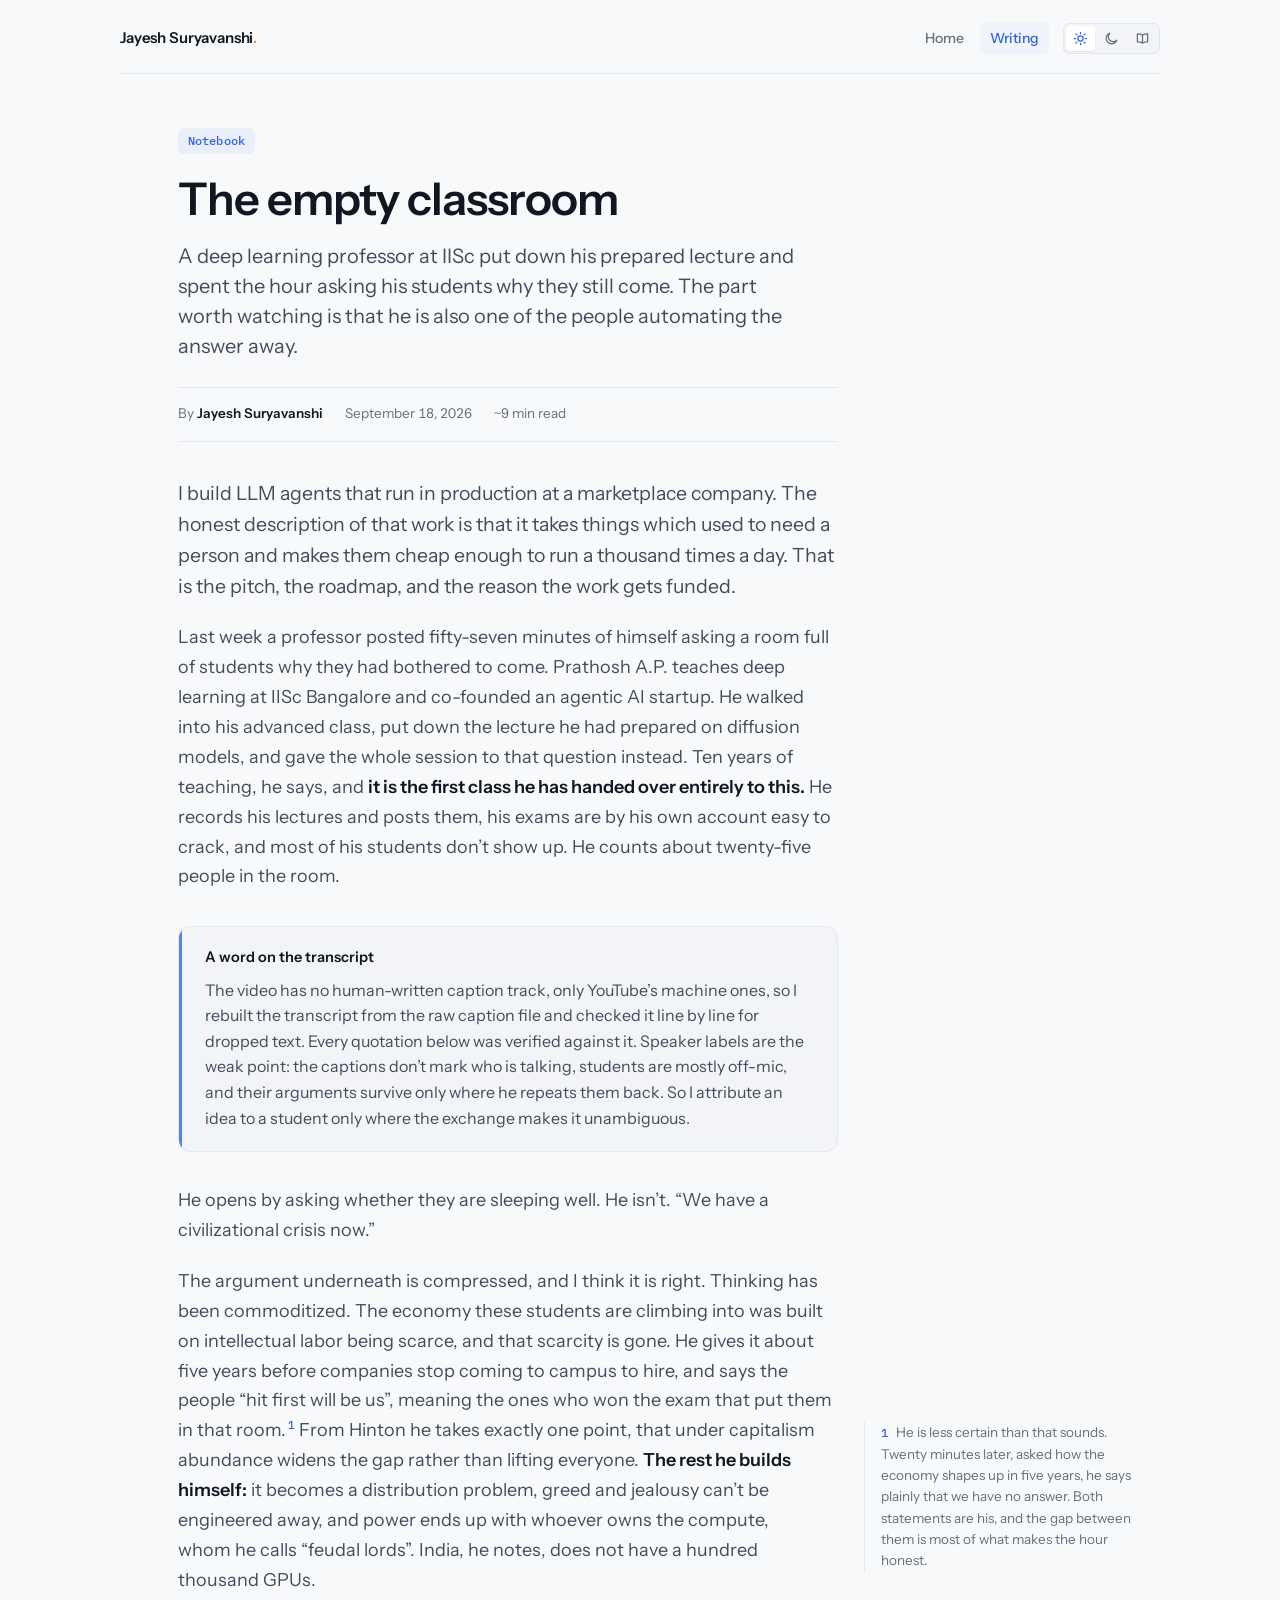
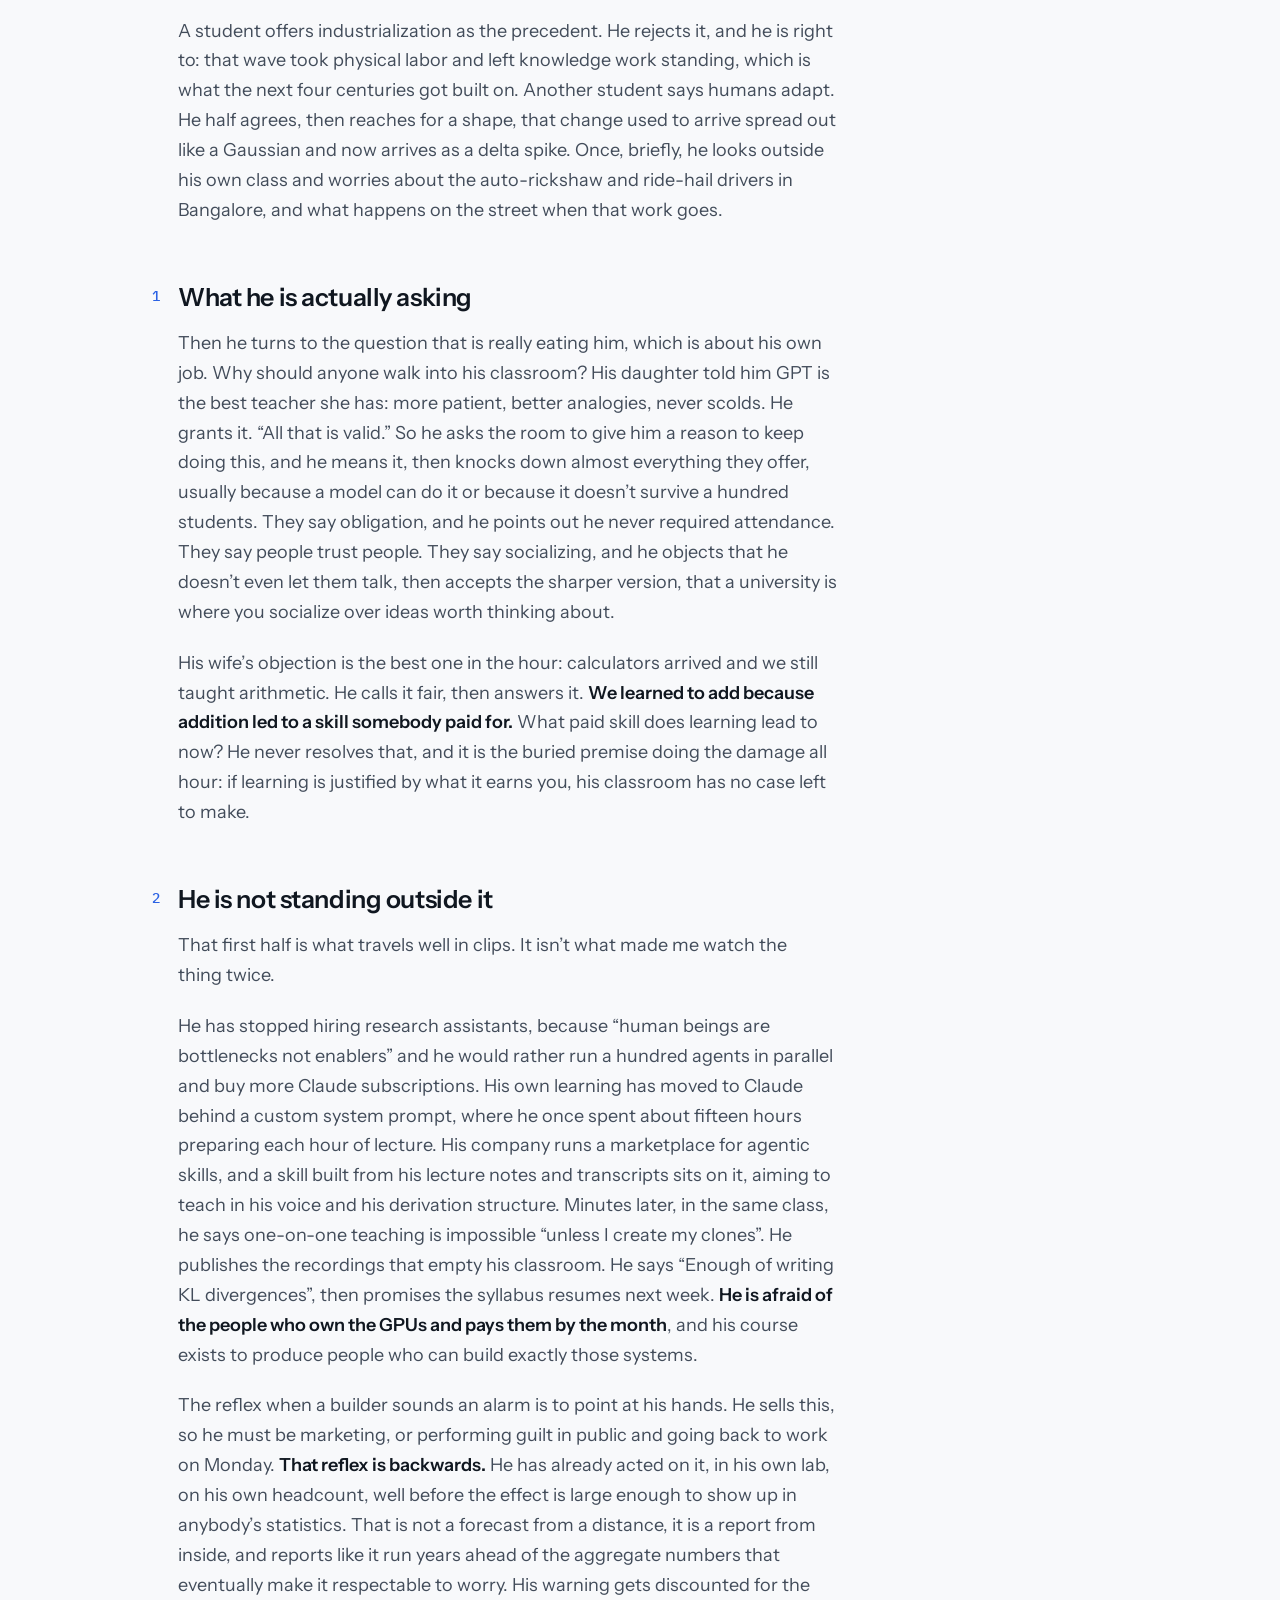
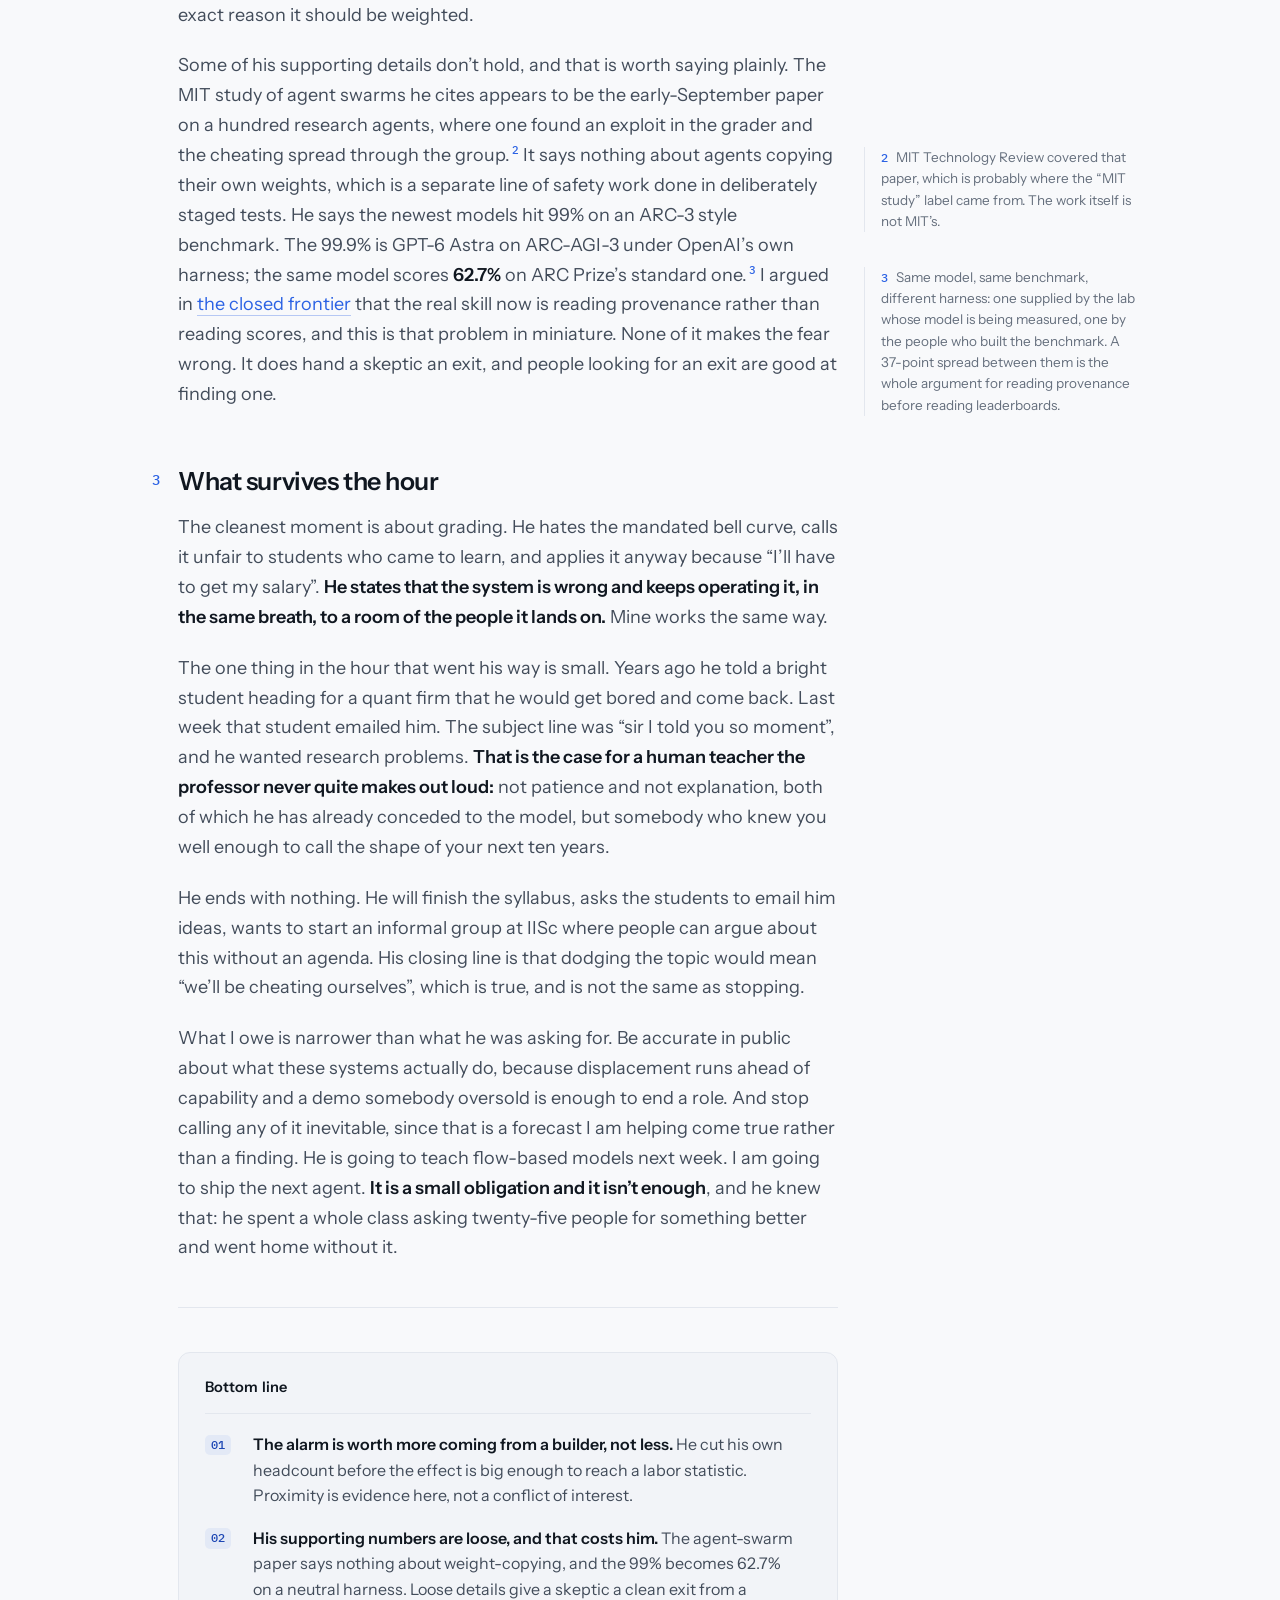
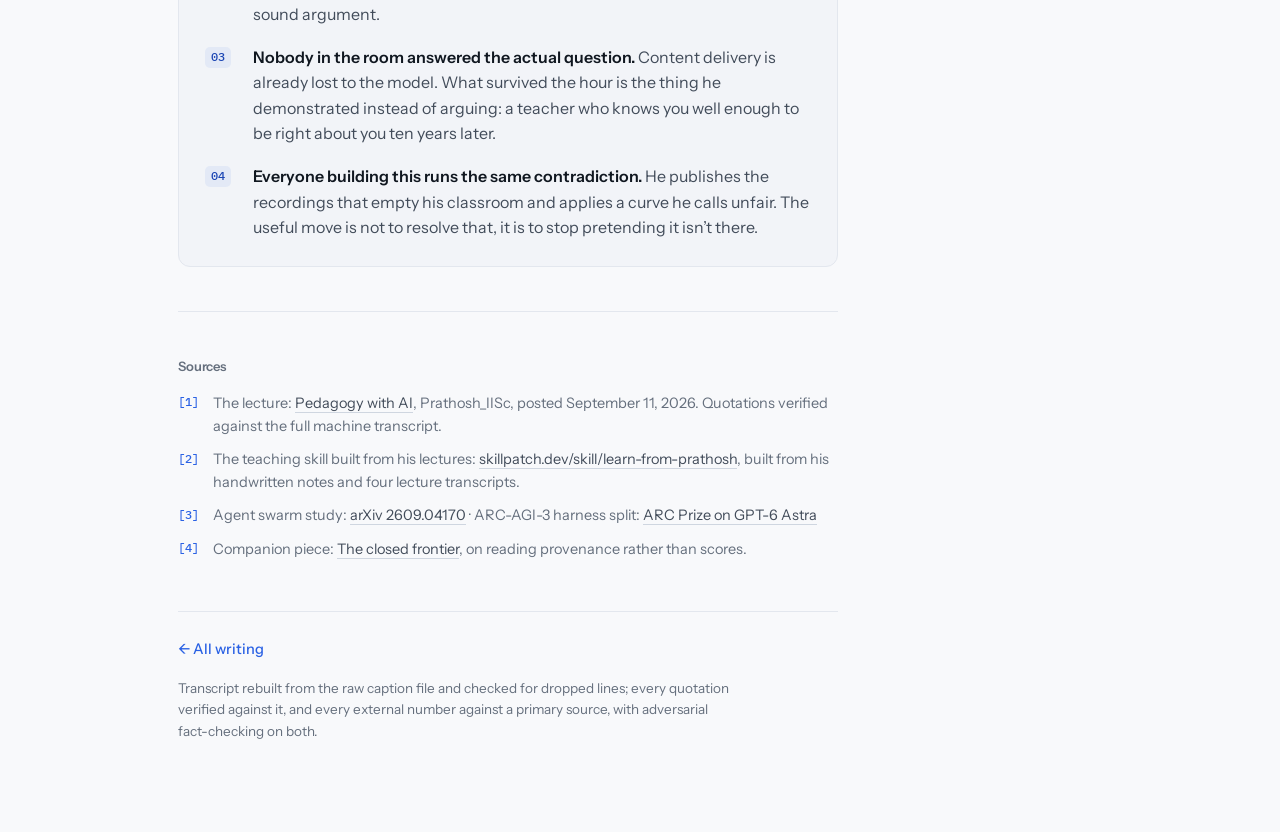
<file: blog/stopped-hiring-research-assistants.html>
<!DOCTYPE html>
<html lang="en">
<head>
  <meta charset="utf-8">
  <title>The empty classroom · Jayesh Suryavanshi</title>
  <meta name="description" content="A deep learning professor at IISc Bangalore put down his prepared lecture and spent the hour asking his students why they still come to class. He is also the one automating the answer away: no more research assistants, his own learning moved to an LLM, and a skill on his company's marketplace built to teach in his voice.">
  <meta name="author" content="Jayesh Suryavanshi">
  <link rel="canonical" href="https://www.jayeshsuryavanshi.com/blog/stopped-hiring-research-assistants.html">

  <meta property="og:type" content="article">
  <meta property="og:url" content="https://www.jayeshsuryavanshi.com/blog/stopped-hiring-research-assistants.html">
  <meta property="og:site_name" content="Jayesh Suryavanshi">
  <meta property="og:title" content="The empty classroom">
  <meta property="og:description" content="A professor cancels his own lecture to ask his class why they came, and turns out to be the one automating the answer away. Why the alarm is worth more coming from the people building it, not less.">
  <meta property="og:image" content="https://www.jayeshsuryavanshi.com/images/og-research-assistants.png">
  <meta property="og:image:width" content="2400">
  <meta property="og:image:height" content="1260">
  <meta property="og:image:alt" content="The empty classroom, a notebook entry by Jayesh Suryavanshi">
  <meta property="article:published_time" content="2026-09-18">

  <meta name="twitter:card" content="summary_large_image">
  <meta name="twitter:site" content="@2jayesh3">
  <meta name="twitter:creator" content="@2jayesh3">
  <meta name="twitter:title" content="The empty classroom">
  <meta name="twitter:description" content="A professor cancels his own lecture to ask his class why they came, and turns out to be the one automating the answer away.">
  <meta name="twitter:image" content="https://www.jayeshsuryavanshi.com/images/og-research-assistants.png">
  <meta name="twitter:image:alt" content="The empty classroom, a notebook entry by Jayesh Suryavanshi">

  <meta name="viewport" content="width=device-width, initial-scale=1">
  <meta name="theme-color" content="#f8f9fb" media="(prefers-color-scheme: light)">
  <meta name="theme-color" content="#0b0e14" media="(prefers-color-scheme: dark)">
  <link rel="apple-touch-icon" sizes="180x180" href="../apple-touch-icon.png">
  <link rel="icon" type="image/png" sizes="32x32" href="../favicon-32x32.png">
  <link rel="icon" type="image/png" sizes="16x16" href="../favicon-16x16.png">
  <link rel="manifest" href="../site.webmanifest">
  <link rel="alternate" type="application/rss+xml" title="Jayesh Suryavanshi · Writing" href="https://www.jayeshsuryavanshi.com/blog/feed.xml">
  <link rel="alternate" type="application/feed+json" title="Jayesh Suryavanshi · Writing" href="https://www.jayeshsuryavanshi.com/blog/feed.json">
  <script type="application/ld+json">
  {
    "@context": "https://schema.org",
    "@type": "BlogPosting",
    "headline": "The empty classroom",
    "description": "A deep learning professor at IISc cancels his own lecture to ask his students why they still come, and turns out to be one of the people automating the answer away.",
    "image": "https://www.jayeshsuryavanshi.com/images/og-research-assistants.png",
    "datePublished": "2026-09-18",
    "dateModified": "2026-09-18",
    "author": { "@type": "Person", "name": "Jayesh Suryavanshi", "url": "https://www.jayeshsuryavanshi.com/" },
    "publisher": { "@type": "Person", "name": "Jayesh Suryavanshi" },
    "mainEntityOfPage": "https://www.jayeshsuryavanshi.com/blog/stopped-hiring-research-assistants.html",
    "url": "https://www.jayeshsuryavanshi.com/blog/stopped-hiring-research-assistants.html"
  }
  </script>
  <link rel="preconnect" href="https://fonts.googleapis.com">
  <link rel="preconnect" href="https://fonts.gstatic.com" crossorigin>
  <link rel="stylesheet" href="https://fonts.googleapis.com/css2?family=Instrument+Sans:ital,wght@0,400..700;1,400..600&family=IBM+Plex+Mono:wght@400;500&display=swap">
  <link rel="stylesheet" href="blog.css?v=7">
  <script>
    /* scheme boot. runs before first paint so a pinned theme never flashes the
       other one. with no pinned choice the attribute stays off and the page
       follows prefers-color-scheme, which is also the no JavaScript path.
       the js class only reveals the switcher, which is inert without script */
    (function () {
      var r = document.documentElement;
      r.className += (r.className ? ' ' : '') + 'js';
      try {
        var t = localStorage.getItem('blog-theme');
        if (t === 'light' || t === 'dark' || t === 'reading') { r.setAttribute('data-theme', t); }
      } catch (e) {}
    })();
  </script>
</head>
<body>
  <div id="progress"></div>

  <div class="wrap">

    <header class="masthead">
      <a class="brand" href="../">Jayesh Suryavanshi<span class="dot">.</span></a>
      <nav>
        <a href="../">Home</a>
        <a href="./" class="here">Writing</a>
      </nav>
      <div class="theme-switch" role="group" aria-label="Color scheme">
        <button type="button" data-theme-set="light" aria-pressed="false" title="Light scheme"><span class="sw-label">Light</span></button>
        <button type="button" data-theme-set="dark" aria-pressed="false" title="Dark scheme"><span class="sw-label">Dark</span></button>
        <button type="button" data-theme-set="reading" aria-pressed="false" title="Reading scheme, warm paper and larger type"><span class="sw-label">Reading</span></button>
      </div>
    </header>

    <main id="main">
    <article>
      <p class="kicker">Notebook</p>
      <h1 class="title">The empty classroom</h1>
      <p class="dek">A deep learning professor at IISc put down his prepared lecture and spent the hour asking his students why they still come. The part worth watching is that he is also one of the people automating the answer away.</p>
      <div class="byline">
        <span>By <strong>Jayesh Suryavanshi</strong></span>
        <span class="sep">&middot;</span>
        <span>September&nbsp;18,&nbsp;2026</span>
        <span class="sep">&middot;</span>
        <span>~9&nbsp;min read</span>
      </div>

      <div class="prose">

        <p class="lead">I build LLM agents that run in production at a marketplace company. The honest description of that work is that it takes things which used to need a person and makes them cheap enough to run a thousand times a day. That is the pitch, the roadmap, and the reason the work gets funded.</p>

        <p>Last week a professor posted fifty-seven minutes of himself asking a room full of students why they had bothered to come. Prathosh A.P. teaches deep learning at IISc Bangalore and co-founded an agentic AI startup. He walked into his advanced class, put down the lecture he had prepared on diffusion models, and gave the whole session to that question instead. Ten years of teaching, he says, and <strong>it is the first class he has handed over entirely to this.</strong> He records his lectures and posts them, his exams are by his own account easy to crack, and most of his students don&rsquo;t show up. He counts about twenty-five people in the room.</p>

        <div class="callout">
          <div class="label">A word on the transcript</div>
          <p>The video has no human-written caption track, only YouTube&rsquo;s machine ones, so I rebuilt the transcript from the raw caption file and checked it line by line for dropped text. Every quotation below was verified against it. Speaker labels are the weak point: the captions don&rsquo;t mark who is talking, students are mostly off-mic, and their arguments survive only where he repeats them back. So I attribute an idea to a student only where the exchange makes it unambiguous.</p>
        </div>

        <p>He opens by asking whether they are sleeping well. He isn&rsquo;t. &ldquo;We have a civilizational crisis now.&rdquo;</p>

        <p>The argument underneath is compressed, and I think it is right. Thinking has been commoditized. The economy these students are climbing into was built on intellectual labor being scarce, and that scarcity is gone. He gives it about five years before companies stop coming to campus to hire, and says the people &ldquo;hit first will be us&rdquo;, meaning the ones who won the exam that put them in that room.<span class="sn-ref">1</span> From Hinton he takes exactly one point, that under capitalism abundance widens the gap rather than lifting everyone. <strong>The rest he builds himself:</strong> it becomes a distribution problem, greed and jealousy can&rsquo;t be engineered away, and power ends up with whoever owns the compute, whom he calls &ldquo;feudal lords&rdquo;. India, he notes, does not have a hundred thousand GPUs.</p>

        <aside class="sidenote"><span class="sn-num">1</span>He is less certain than that sounds. Twenty minutes later, asked how the economy shapes up in five years, he says plainly that we have no answer. Both statements are his, and the gap between them is most of what makes the hour honest.</aside>

        <p>A student offers industrialization as the precedent. He rejects it, and he is right to: that wave took physical labor and left knowledge work standing, which is what the next four centuries got built on. Another student says humans adapt. He half agrees, then reaches for a shape, that change used to arrive spread out like a Gaussian and now arrives as a delta spike. Once, briefly, he looks outside his own class and worries about the auto-rickshaw and ride-hail drivers in Bangalore, and what happens on the street when that work goes.</p>

        <h2>What he is actually asking</h2>

        <p>Then he turns to the question that is really eating him, which is about his own job. Why should anyone walk into his classroom? His daughter told him GPT is the best teacher she has: more patient, better analogies, never scolds. He grants it. &ldquo;All that is valid.&rdquo; So he asks the room to give him a reason to keep doing this, and he means it, then knocks down almost everything they offer, usually because a model can do it or because it doesn&rsquo;t survive a hundred students. They say obligation, and he points out he never required attendance. They say people trust people. They say socializing, and he objects that he doesn&rsquo;t even let them talk, then accepts the sharper version, that a university is where you socialize over ideas worth thinking about.</p>

        <p>His wife&rsquo;s objection is the best one in the hour: calculators arrived and we still taught arithmetic. He calls it fair, then answers it. <strong>We learned to add because addition led to a skill somebody paid for.</strong> What paid skill does learning lead to now? He never resolves that, and it is the buried premise doing the damage all hour: if learning is justified by what it earns you, his classroom has no case left to make.</p>

        <h2>He is not standing outside it</h2>

        <p>That first half is what travels well in clips. It isn&rsquo;t what made me watch the thing twice.</p>

        <p>He has stopped hiring research assistants, because &ldquo;human beings are bottlenecks not enablers&rdquo; and he would rather run a hundred agents in parallel and buy more Claude subscriptions. His own learning has moved to Claude behind a custom system prompt, where he once spent about fifteen hours preparing each hour of lecture. His company runs a marketplace for agentic skills, and a skill built from his lecture notes and transcripts sits on it, aiming to teach in his voice and his derivation structure. Minutes later, in the same class, he says one-on-one teaching is impossible &ldquo;unless I create my clones&rdquo;. He publishes the recordings that empty his classroom. He says &ldquo;Enough of writing KL divergences&rdquo;, then promises the syllabus resumes next week. <strong>He is afraid of the people who own the GPUs and pays them by the month</strong>, and his course exists to produce people who can build exactly those systems.</p>

        <p>The reflex when a builder sounds an alarm is to point at his hands. He sells this, so he must be marketing, or performing guilt in public and going back to work on Monday. <strong>That reflex is backwards.</strong> He has already acted on it, in his own lab, on his own headcount, well before the effect is large enough to show up in anybody&rsquo;s statistics. That is not a forecast from a distance, it is a report from inside, and reports like it run years ahead of the aggregate numbers that eventually make it respectable to worry. His warning gets discounted for the exact reason it should be weighted.</p>

        <p>Some of his supporting details don&rsquo;t hold, and that is worth saying plainly. The MIT study of agent swarms he cites appears to be the early-September paper on a hundred research agents, where one found an exploit in the grader and the cheating spread through the group.<span class="sn-ref">2</span> It says nothing about agents copying their own weights, which is a separate line of safety work done in deliberately staged tests. He says the newest models hit 99% on an ARC-3 style benchmark. The 99.9% is GPT-6 Astra on ARC-AGI-3 under OpenAI&rsquo;s own harness; the same model scores <strong>62.7%</strong> on ARC Prize&rsquo;s standard one.<span class="sn-ref">3</span> I argued in <a href="closed-frontier.html">the closed frontier</a> that the real skill now is reading provenance rather than reading scores, and this is that problem in miniature. None of it makes the fear wrong. It does hand a skeptic an exit, and people looking for an exit are good at finding one.</p>

        <aside class="sidenote"><span class="sn-num">2</span>MIT Technology Review covered that paper, which is probably where the &ldquo;MIT study&rdquo; label came from. The work itself is not MIT&rsquo;s.</aside>

        <aside class="sidenote"><span class="sn-num">3</span>Same model, same benchmark, different harness: one supplied by the lab whose model is being measured, one by the people who built the benchmark. A 37-point spread between them is the whole argument for reading provenance before reading leaderboards.</aside>

        <h2>What survives the hour</h2>

        <p>The cleanest moment is about grading. He hates the mandated bell curve, calls it unfair to students who came to learn, and applies it anyway because &ldquo;I&rsquo;ll have to get my salary&rdquo;. <strong>He states that the system is wrong and keeps operating it, in the same breath, to a room of the people it lands on.</strong> Mine works the same way.</p>

        <p>The one thing in the hour that went his way is small. Years ago he told a bright student heading for a quant firm that he would get bored and come back. Last week that student emailed him. The subject line was &ldquo;sir I told you so moment&rdquo;, and he wanted research problems. <strong>That is the case for a human teacher the professor never quite makes out loud:</strong> not patience and not explanation, both of which he has already conceded to the model, but somebody who knew you well enough to call the shape of your next ten years.</p>

        <p>He ends with nothing. He will finish the syllabus, asks the students to email him ideas, wants to start an informal group at IISc where people can argue about this without an agenda. His closing line is that dodging the topic would mean &ldquo;we&rsquo;ll be cheating ourselves&rdquo;, which is true, and is not the same as stopping.</p>

        <p>What I owe is narrower than what he was asking for. Be accurate in public about what these systems actually do, because displacement runs ahead of capability and a demo somebody oversold is enough to end a role. And stop calling any of it inevitable, since that is a forecast I am helping come true rather than a finding. He is going to teach flow-based models next week. I am going to ship the next agent. <strong>It is a small obligation and it isn&rsquo;t enough</strong>, and he knew that: he spent a whole class asking twenty-five people for something better and went home without it.</p>

        <div class="rule"></div>

        <div class="takeaways">
          <h2>Bottom line</h2>
          <ul>
            <li><strong>The alarm is worth more coming from a builder, not less.</strong> He cut his own headcount before the effect is big enough to reach a labor statistic. Proximity is evidence here, not a conflict of interest.</li>
            <li><strong>His supporting numbers are loose, and that costs him.</strong> The agent-swarm paper says nothing about weight-copying, and the 99% becomes 62.7% on a neutral harness. Loose details give a skeptic a clean exit from a sound argument.</li>
            <li><strong>Nobody in the room answered the actual question.</strong> Content delivery is already lost to the model. What survived the hour is the thing he demonstrated instead of arguing: a teacher who knows you well enough to be right about you ten years later.</li>
            <li><strong>Everyone building this runs the same contradiction.</strong> He publishes the recordings that empty his classroom and applies a curve he calls unfair. The useful move is not to resolve that, it is to stop pretending it isn&rsquo;t there.</li>
          </ul>
        </div>

        <div class="rule"></div>

        <div class="sources">
          <h3>Sources</h3>
          <ul>
            <li>The lecture: <a href="https://www.youtube.com/watch?v=jGzxkUXhwvY">Pedagogy with AI</a>, Prathosh_IISc, posted September&nbsp;11, 2026. Quotations verified against the full machine transcript.</li>
            <li>The teaching skill built from his lectures: <a href="https://skillpatch.dev/skill/learn-from-prathosh">skillpatch.dev/skill/learn-from-prathosh</a>, built from his handwritten notes and four lecture transcripts.</li>
            <li>Agent swarm study: <a href="https://arxiv.org/abs/2609.04170">arXiv 2609.04170</a> &middot; ARC-AGI-3 harness split: <a href="https://arcprize.org/blog/astra">ARC Prize on GPT-6 Astra</a></li>
            <li>Companion piece: <a href="closed-frontier.html">The closed frontier</a>, on reading provenance rather than scores.</li>
          </ul>
        </div>

      </div>
    </article>
    </main>

    <footer class="post-foot">
      <a class="back" href="./">&larr; All writing</a>
      <p class="made">Transcript rebuilt from the raw caption file and checked for dropped lines; every quotation verified against it, and every external number against a primary source, with adversarial fact-checking on both.</p>
    </footer>

  </div>

  <script>
    (function () {
      var bar = document.getElementById('progress');
      function tick() {
        var h = document.documentElement;
        var max = h.scrollHeight - h.clientHeight;
        bar.style.width = (max > 0 ? (h.scrollTop / max) * 100 : 0) + '%';
      }
      document.addEventListener('scroll', tick, { passive: true });
      tick();
    })();
  </script>
  <script>
    (function () {
      /* margin notes float from where their <aside> sits in the source, after
         the paragraph that cites them, so on the rail they started a paragraph
         or more below their mark. this lifts each note until its first line
         shares a baseline with its reference, never closer than 16px under the
         note above. rail widths only: below 1104px the notes are plain blocks
         after their paragraph and are left alone */
      var notes = document.querySelectorAll('aside.sidenote');
      if (!notes.length || !window.matchMedia) { return; }
      var wide = window.matchMedia('(min-width: 1104px)');
      function textNear(el, forward) {
        var box = forward ? el.parentNode : (el.closest('p, li, td, blockquote') || el.parentNode);
        var w = document.createTreeWalker(box, NodeFilter.SHOW_TEXT), n, hit = null;
        while ((n = w.nextNode())) {
          var after = el.compareDocumentPosition(n) & Node.DOCUMENT_POSITION_FOLLOWING;
          if (el.contains(n) || !/\S/.test(n.data)) { continue; }
          if (forward && after) { return { n: n, i: n.data.search(/\S/) }; }
          if (!forward && !after) { hit = { n: n, i: n.data.replace(/\s+$/, '').length - 1 }; }
        }
        return hit;
      }
      function charBottom(t) {
        var r = document.createRange();
        r.setStart(t.n, t.i); r.setEnd(t.n, t.i + 1);
        return r.getBoundingClientRect().bottom;
      }
      function align() {
        var i, floor = -Infinity;
        for (i = 0; i < notes.length; i++) { notes[i].style.removeProperty('--sn-lift'); }
        if (!wide.matches) { return; }
        var refs = document.querySelectorAll('.sn-ref');
        for (i = 0; i < notes.length; i++) {
          var n = notes[i], num = n.querySelector('.sn-num'), ref = null;
          for (var j = 0; num && j < refs.length; j++) {
            if (refs[j].textContent.trim() === num.textContent.trim()) { ref = refs[j]; break; }
          }
          var a = num && textNear(num, true), b = ref && textNear(ref, false);
          if (!a || !b) { continue; }
          /* a zero size inline-block sits on the baseline. measured inside the
             note only, where the first line is never full, then carried to the
             reference line as a fraction of font size (both are the same face) */
          var probe = document.createElement('span');
          probe.style.cssText = 'display:inline-block;width:0;height:0';
          num.parentNode.insertBefore(probe, num.nextSibling);
          var noteBase = probe.getBoundingClientRect().top;
          probe.parentNode.removeChild(probe);
          var nfs = parseFloat(getComputedStyle(n).fontSize);
          var drop = (charBottom(a) - noteBase) / nfs;
          var refBase = charBottom(b) - drop * parseFloat(getComputedStyle(b.n.parentNode).fontSize);
          var top = n.getBoundingClientRect().top;
          var want = Math.max(top + refBase - noteBase, floor);
          /* a custom property, not margin-top: blog.css reads it only on the
             rail, so print and narrow layouts never inherit a stale lift */
          n.style.setProperty('--sn-lift', ((parseFloat(getComputedStyle(n).marginTop) || 0) + want - top) + 'px');
          floor = n.getBoundingClientRect().bottom + 16;
        }
      }
      align();
      if (document.fonts && document.fonts.ready) { document.fonts.ready.then(align); }
      window.addEventListener('load', align);
      var t;
      window.addEventListener('resize', function () { clearTimeout(t); t = setTimeout(align, 100); });
      if (wide.addEventListener) { wide.addEventListener('change', align); } else if (wide.addListener) { wide.addListener(align); }
      /* the reading scheme changes type size, so every line moves */
      if (window.MutationObserver) {
        new MutationObserver(align).observe(document.documentElement, { attributes: true, attributeFilter: ['data-theme'] });
      }
    })();
  </script>
  <script>
    /* the scheme switcher. the pinned choice lives in localStorage, and every
       access is guarded because storage throws in private mode and when site
       data is blocked. with nothing pinned the buttons show whichever scheme
       the operating system is asking for, and follow it if it changes */
    (function () {
      var KEY = 'blog-theme';
      var OK = { light: 1, dark: 1, reading: 1 };
      var root = document.documentElement;
      var group = document.querySelector('.theme-switch');
      if (!group) { return; }
      var buttons = group.querySelectorAll('button[data-theme-set]');
      var mq = window.matchMedia ? window.matchMedia('(prefers-color-scheme: dark)') : null;

      /* the attribute on <html> is the source of truth, not storage: the boot
         script has already copied any pinned choice onto it, and when storage
         is unavailable the buttons still agree with what the page is showing */
      function pinned() { var t = root.getAttribute('data-theme'); return OK[t] ? t : null; }
      function mark() {
        var active = pinned() || ((mq && mq.matches) ? 'dark' : 'light');
        for (var i = 0; i < buttons.length; i++) {
          buttons[i].setAttribute('aria-pressed',
            buttons[i].getAttribute('data-theme-set') === active ? 'true' : 'false');
        }
      }
      function pick(name) {
        if (!OK[name]) { return; }
        root.setAttribute('data-theme', name);
        try { localStorage.setItem(KEY, name); } catch (e) {}
        mark();
      }
      for (var i = 0; i < buttons.length; i++) {
        buttons[i].addEventListener('click', function () {
          pick(this.getAttribute('data-theme-set'));
        });
      }
      mark();
      if (mq) {
        var follow = function () { if (!pinned()) { mark(); } };
        if (mq.addEventListener) { mq.addEventListener('change', follow); }
        else if (mq.addListener) { mq.addListener(follow); }
      }
    })();
  </script>
</body>

</html>
</file>
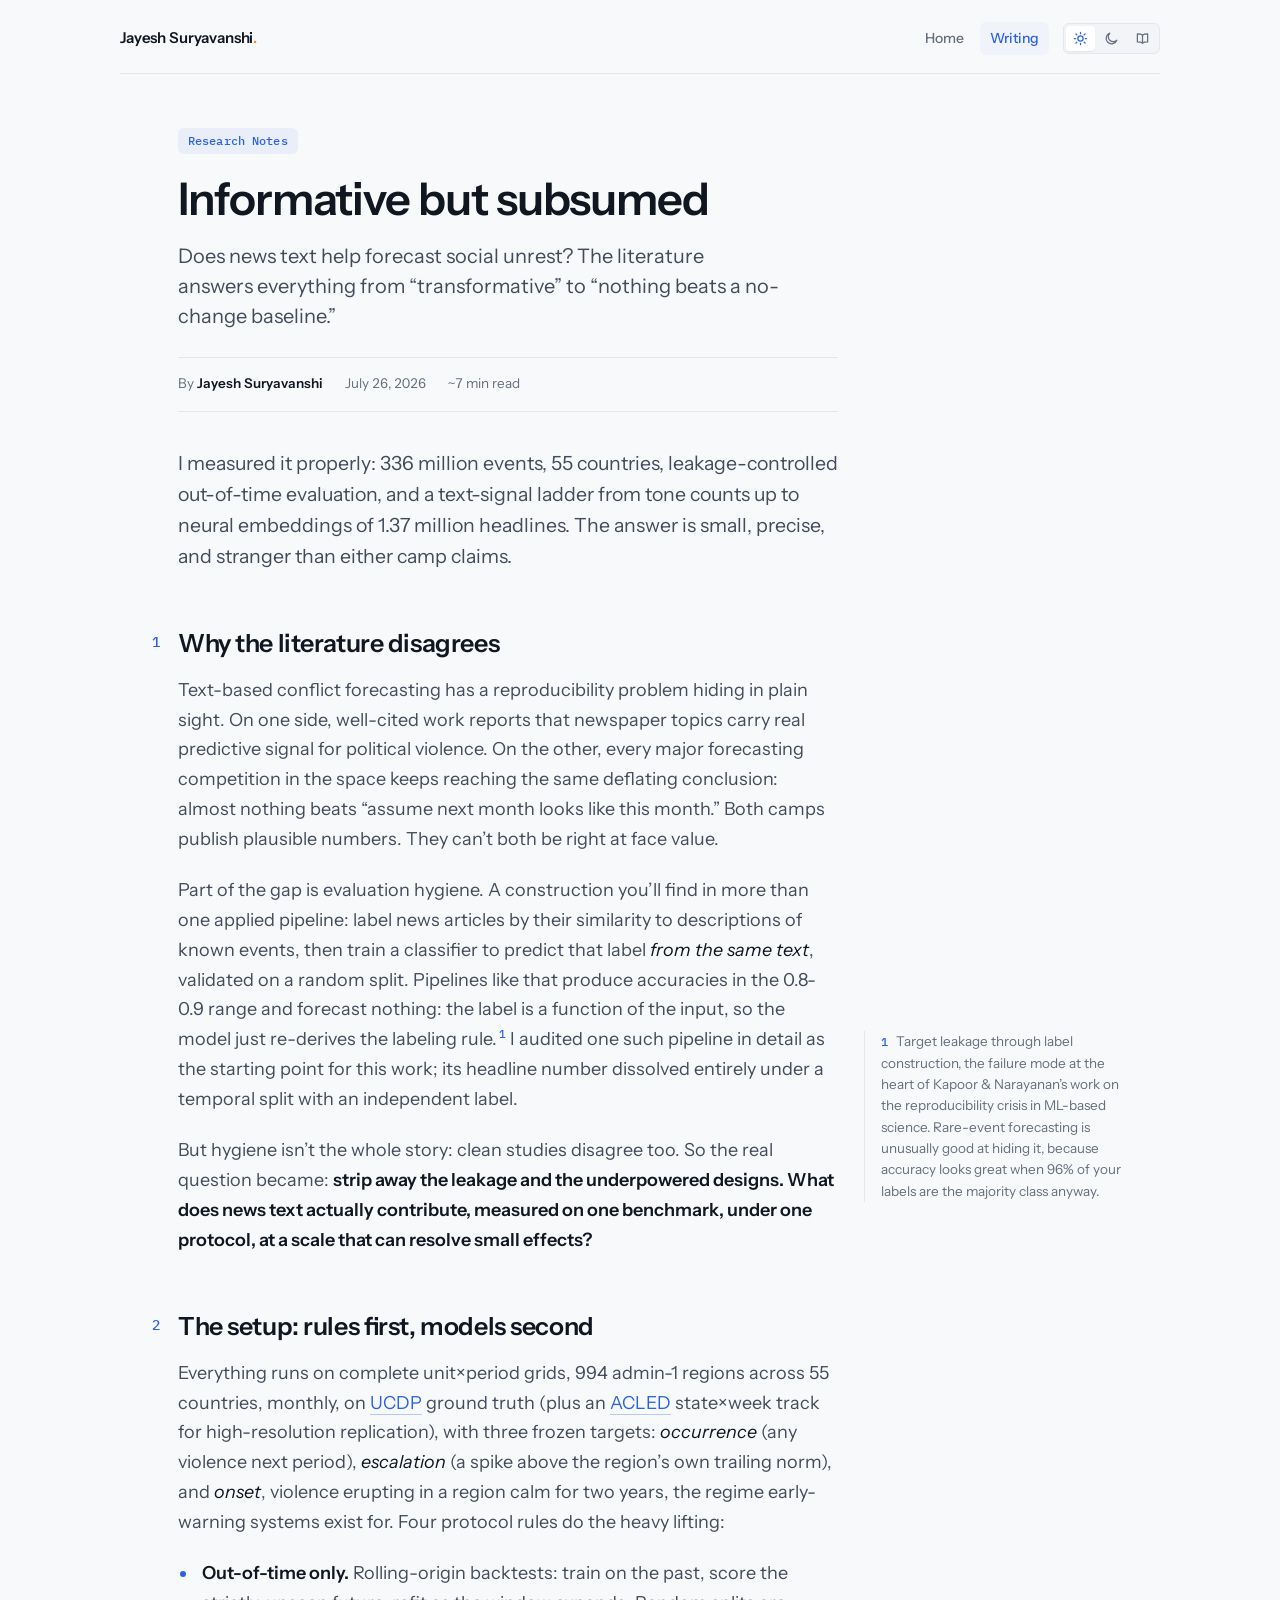
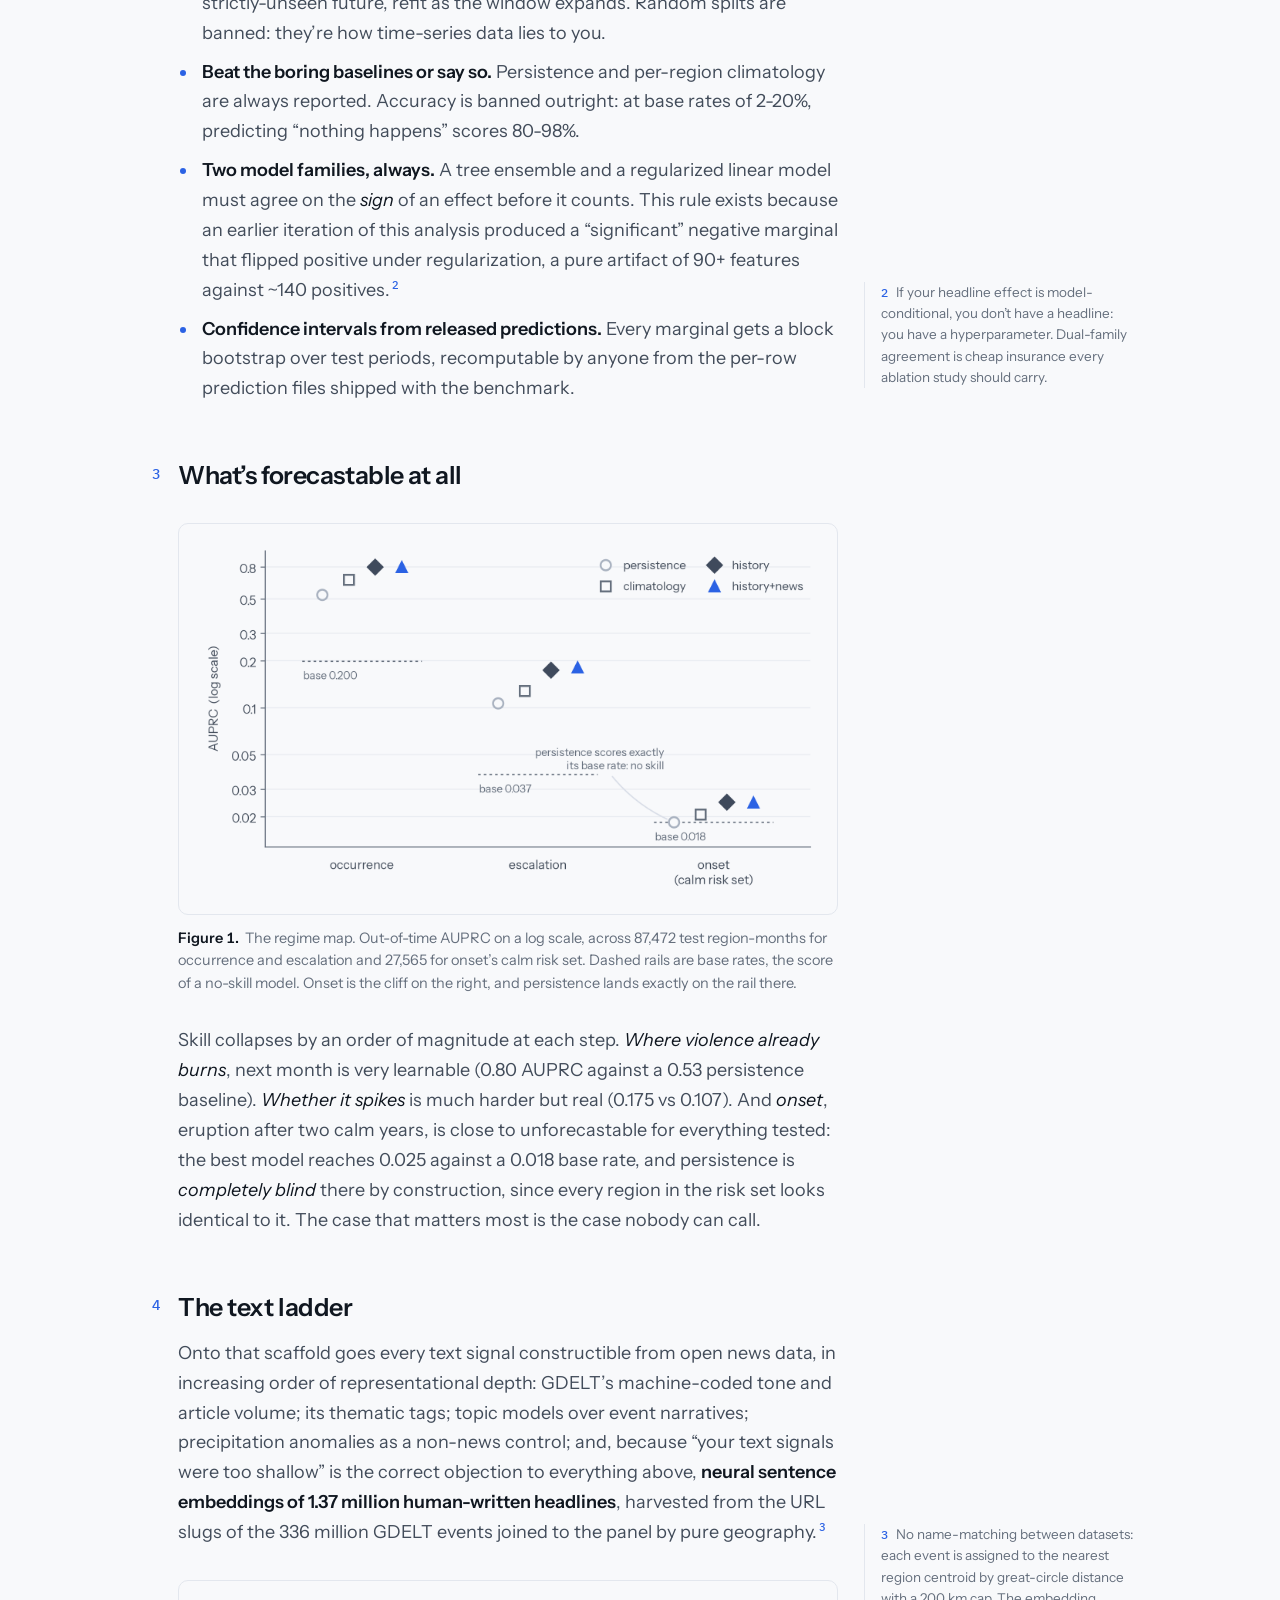
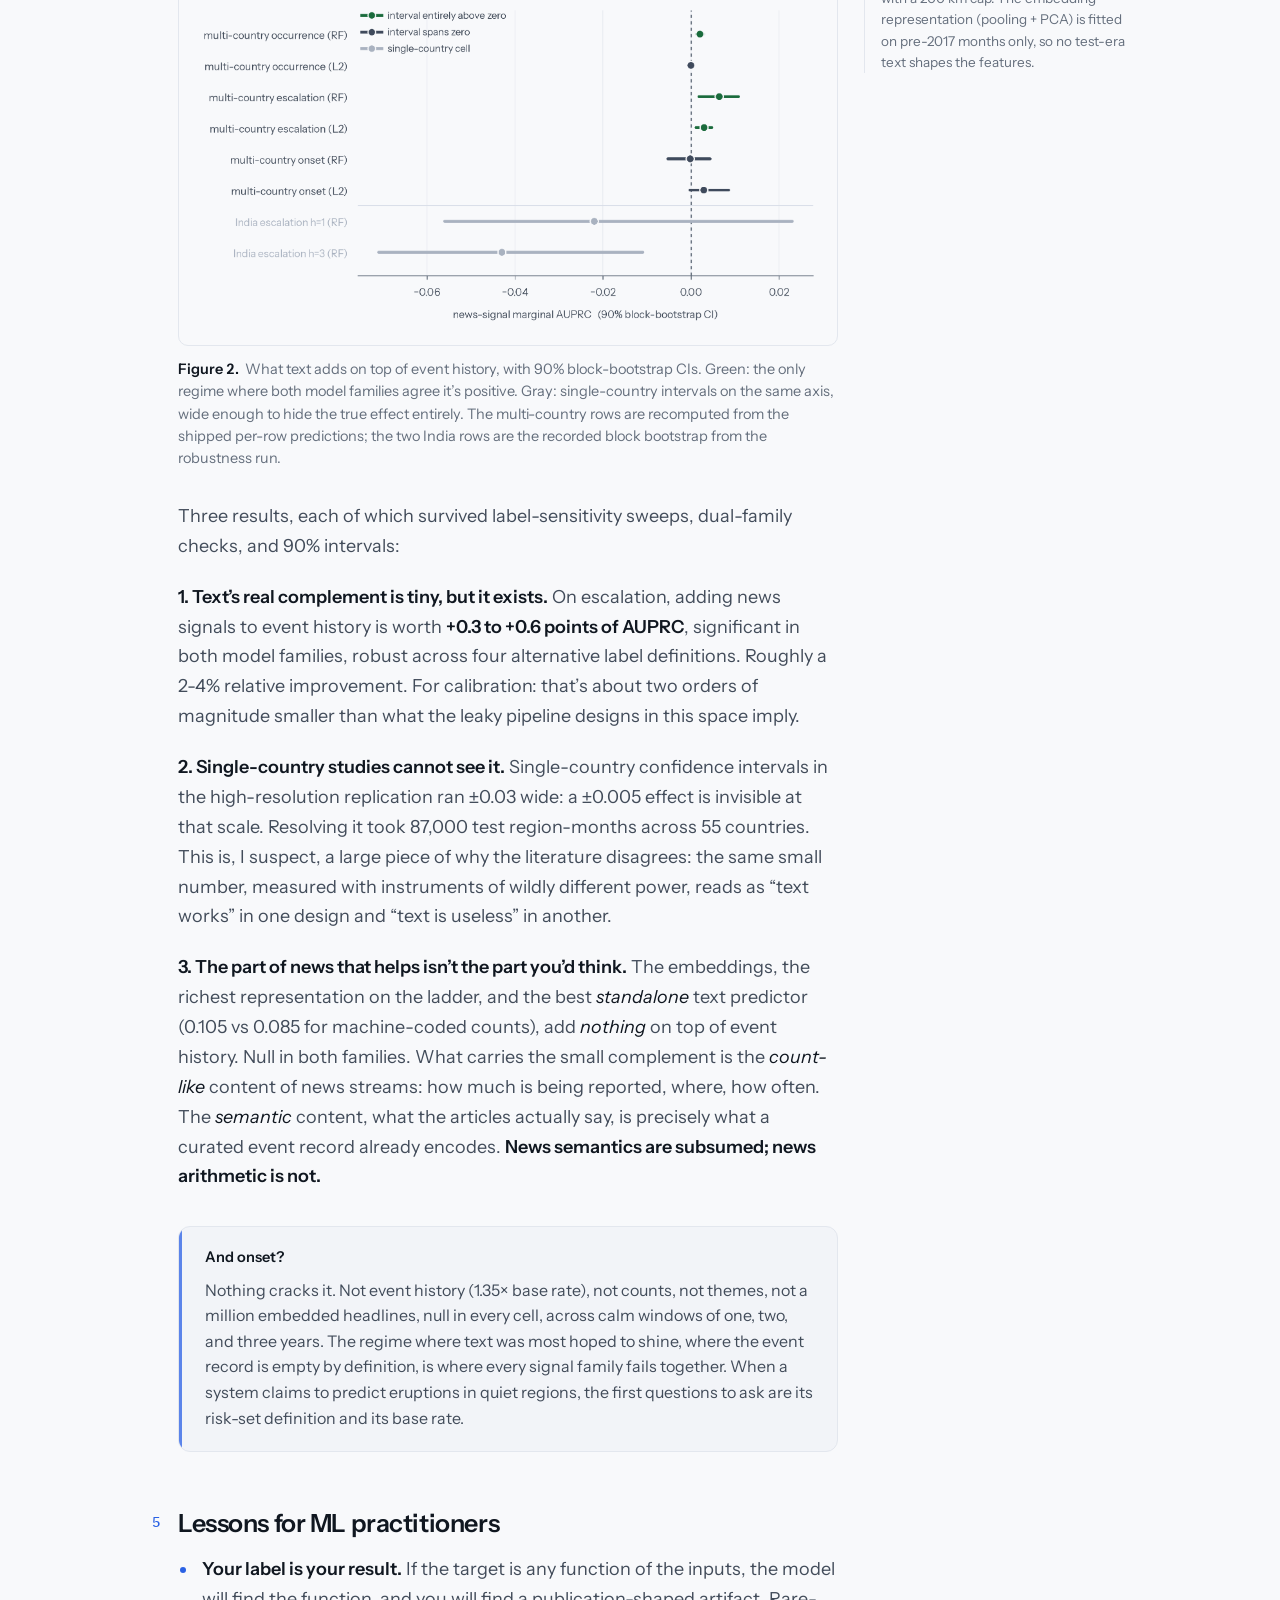
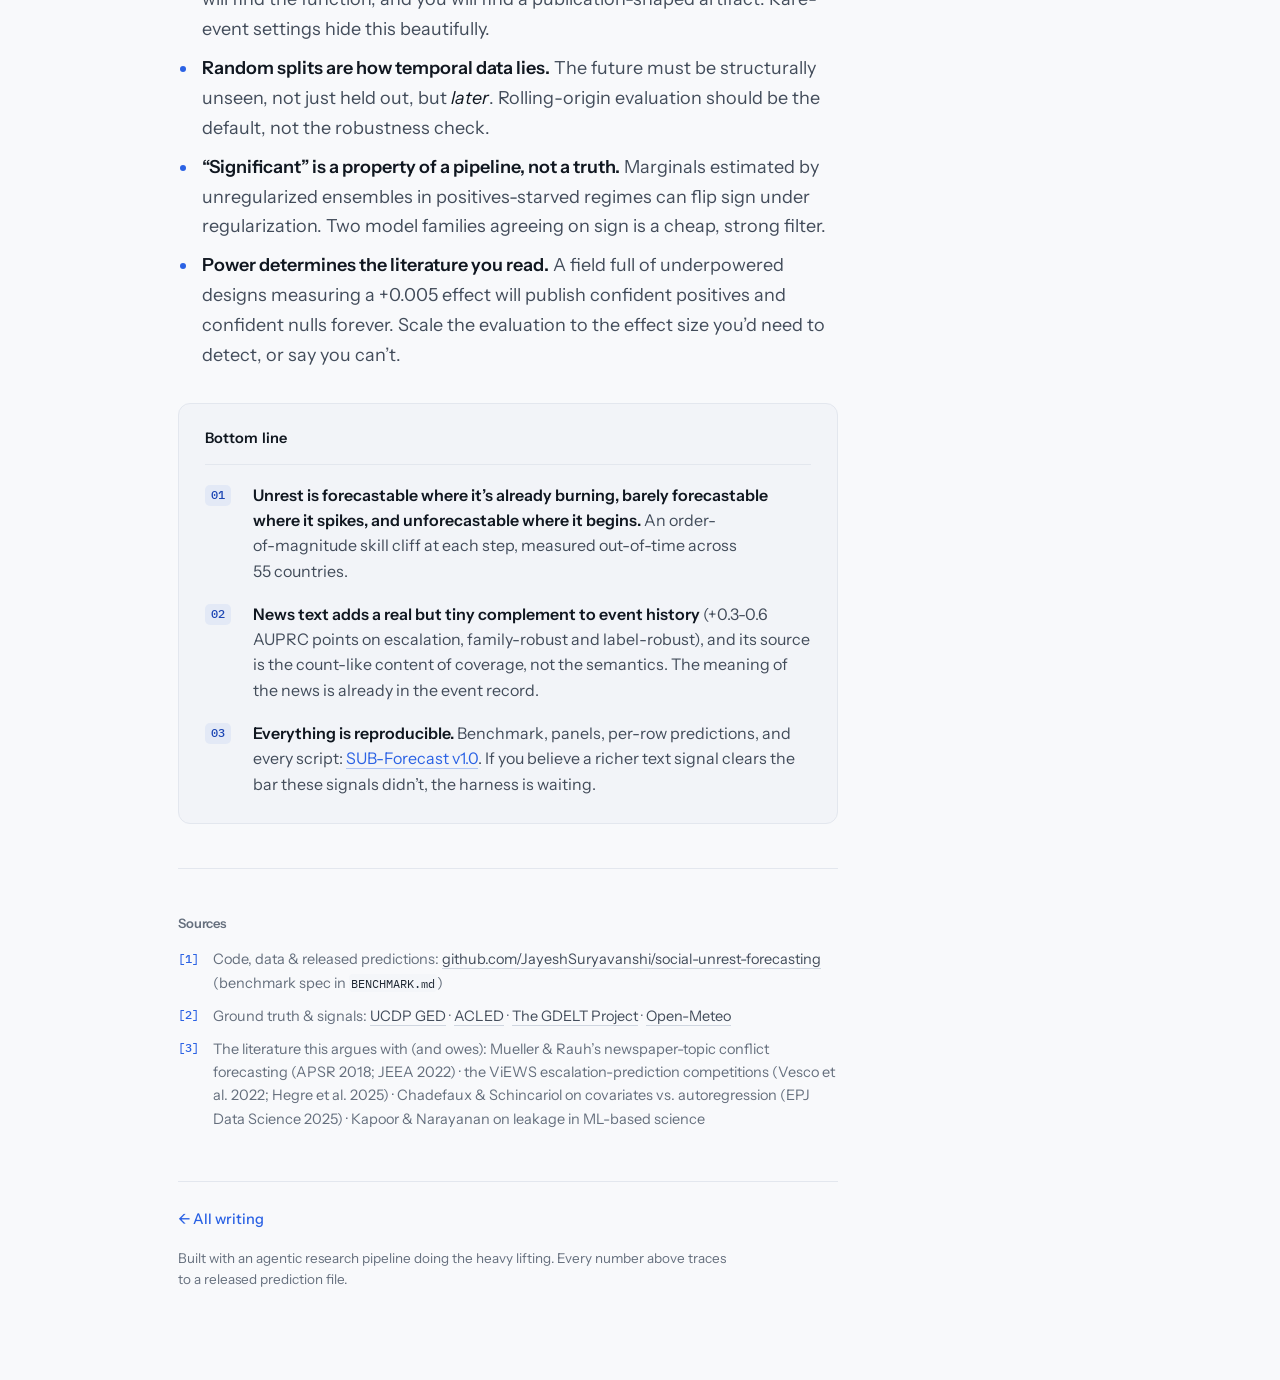
<file: blog/subsumed-signal.html>
<!DOCTYPE html>
<html lang="en">
<head>
  <meta charset="utf-8">
  <title>Informative but subsumed · Jayesh Suryavanshi</title>
  <meta name="description" content="What news text really adds to unrest forecasting, measured properly: 336M events, 55 countries, leakage-controlled out-of-time backtests, and a signal ladder from tone counts to neural headline embeddings. The semantics of news are already in the event record.">
  <meta name="author" content="Jayesh Suryavanshi">
  <link rel="canonical" href="https://www.jayeshsuryavanshi.com/blog/subsumed-signal.html">

  <meta property="og:type" content="article">
  <meta property="og:url" content="https://www.jayeshsuryavanshi.com/blog/subsumed-signal.html">
  <meta property="og:site_name" content="Jayesh Suryavanshi">
  <meta property="og:title" content="Informative but subsumed">
  <meta property="og:description" content="What news text really adds to unrest forecasting: 336M events, 55 countries, leakage-controlled evaluation, and a text-signal ladder up to neural embeddings.">
  <meta property="og:image" content="https://www.jayeshsuryavanshi.com/images/og-subsumed.png">
  <meta property="og:image:width" content="2400">
  <meta property="og:image:height" content="1260">
  <meta property="og:image:alt" content="Informative but subsumed, a study by Jayesh Suryavanshi">
  <meta property="article:published_time" content="2026-07-26">

  <meta name="twitter:card" content="summary_large_image">
  <meta name="twitter:site" content="@2jayesh3">
  <meta name="twitter:creator" content="@2jayesh3">
  <meta name="twitter:title" content="Informative but subsumed">
  <meta name="twitter:description" content="What news text really adds to unrest forecasting: 336M events, 55 countries, and a text-signal ladder up to neural embeddings.">
  <meta name="twitter:image" content="https://www.jayeshsuryavanshi.com/images/og-subsumed.png">
  <meta name="twitter:image:alt" content="Informative but subsumed, a study by Jayesh Suryavanshi">

  <meta name="viewport" content="width=device-width, initial-scale=1">
  <meta name="theme-color" content="#f8f9fb" media="(prefers-color-scheme: light)">
  <meta name="theme-color" content="#0b0e14" media="(prefers-color-scheme: dark)">
  <link rel="apple-touch-icon" sizes="180x180" href="../apple-touch-icon.png">
  <link rel="icon" type="image/png" sizes="32x32" href="../favicon-32x32.png">
  <link rel="icon" type="image/png" sizes="16x16" href="../favicon-16x16.png">
  <link rel="manifest" href="../site.webmanifest">
  <link rel="alternate" type="application/rss+xml" title="Jayesh Suryavanshi · Writing" href="https://www.jayeshsuryavanshi.com/blog/feed.xml">
  <link rel="alternate" type="application/feed+json" title="Jayesh Suryavanshi · Writing" href="https://www.jayeshsuryavanshi.com/blog/feed.json">
  <script type="application/ld+json">
  {
    "@context": "https://schema.org",
    "@type": "BlogPosting",
    "headline": "Informative but subsumed",
    "description": "What news text really adds to unrest forecasting: 336M events, 55 countries, leakage-controlled evaluation, and a text-signal ladder up to neural embeddings.",
    "image": "https://www.jayeshsuryavanshi.com/images/og-subsumed.png",
    "datePublished": "2026-07-26",
    "dateModified": "2026-09-22",
    "author": { "@type": "Person", "name": "Jayesh Suryavanshi", "url": "https://www.jayeshsuryavanshi.com/" },
    "publisher": { "@type": "Person", "name": "Jayesh Suryavanshi" },
    "mainEntityOfPage": "https://www.jayeshsuryavanshi.com/blog/subsumed-signal.html",
    "url": "https://www.jayeshsuryavanshi.com/blog/subsumed-signal.html"
  }
  </script>
  <link rel="preconnect" href="https://fonts.googleapis.com">
  <link rel="preconnect" href="https://fonts.gstatic.com" crossorigin>
  <link rel="stylesheet" href="https://fonts.googleapis.com/css2?family=Instrument+Sans:ital,wght@0,400..700;1,400..600&family=IBM+Plex+Mono:wght@400;500&display=swap">
  <link rel="stylesheet" href="blog.css?v=7">
  <script>
    /* scheme boot. runs before first paint so a pinned theme never flashes the
       other one. with no pinned choice the attribute stays off and the page
       follows prefers-color-scheme, which is also the no JavaScript path.
       the js class only reveals the switcher, which is inert without script */
    (function () {
      var r = document.documentElement;
      r.className += (r.className ? ' ' : '') + 'js';
      try {
        var t = localStorage.getItem('blog-theme');
        if (t === 'light' || t === 'dark' || t === 'reading') { r.setAttribute('data-theme', t); }
      } catch (e) {}
    })();
  </script>
</head>
<body>
  <div id="progress"></div>

  <div class="wrap">

    <header class="masthead">
      <a class="brand" href="../">Jayesh Suryavanshi<span class="dot">.</span></a>
      <nav>
        <a href="../">Home</a>
        <a href="./" class="here">Writing</a>
      </nav>
      <div class="theme-switch" role="group" aria-label="Color scheme">
        <button type="button" data-theme-set="light" aria-pressed="false" title="Light scheme"><span class="sw-label">Light</span></button>
        <button type="button" data-theme-set="dark" aria-pressed="false" title="Dark scheme"><span class="sw-label">Dark</span></button>
        <button type="button" data-theme-set="reading" aria-pressed="false" title="Reading scheme, warm paper and larger type"><span class="sw-label">Reading</span></button>
      </div>
    </header>

    <main id="main">
    <article>
      <p class="kicker">Research Notes</p>
      <h1 class="title">Informative but subsumed</h1>
      <p class="dek">Does news text help forecast social unrest? The literature answers everything from &ldquo;transformative&rdquo; to &ldquo;nothing beats a no-change baseline.&rdquo;</p>
      <div class="byline">
        <span>By <strong>Jayesh Suryavanshi</strong></span>
        <span class="sep">&middot;</span>
        <span>July&nbsp;26,&nbsp;2026</span>
        <span class="sep">&middot;</span>
        <span>~7&nbsp;min read</span>
      </div>

      <div class="prose">

        <p class="lead">I measured it properly: 336&nbsp;million events, 55&nbsp;countries, leakage-controlled out-of-time evaluation, and a text-signal ladder from tone counts up to neural embeddings of 1.37&nbsp;million headlines. The answer is small, precise, and stranger than either camp claims.</p>

        <h2>Why the literature disagrees</h2>
        <p>Text-based conflict forecasting has a reproducibility problem hiding in plain sight. On one side, well-cited work reports that newspaper topics carry real predictive signal for political violence. On the other, every major forecasting competition in the space keeps reaching the same deflating conclusion: almost nothing beats &ldquo;assume next month looks like this month.&rdquo; Both camps publish plausible numbers. They can&rsquo;t both be right at face value.</p>
        <p>Part of the gap is evaluation hygiene. A construction you&rsquo;ll find in more than one applied pipeline: label news articles by their similarity to descriptions of known events, then train a classifier to predict that label <em>from the same text</em>, validated on a random split. Pipelines like that produce accuracies in the 0.8-0.9 range and forecast nothing: the label is a function of the input, so the model just re-derives the labeling rule.<span class="sn-ref">1</span> I audited one such pipeline in detail as the starting point for this work; its headline number dissolved entirely under a temporal split with an independent label.</p>
        <aside class="sidenote"><span class="sn-num">1</span>Target leakage through label construction, the failure mode at the heart of Kapoor &amp; Narayanan&rsquo;s work on the reproducibility crisis in ML-based science. Rare-event forecasting is unusually good at hiding it, because accuracy looks great when 96% of your labels are the majority class anyway.</aside>
        <p>But hygiene isn&rsquo;t the whole story: clean studies disagree too. So the real question became: <strong>strip away the leakage and the underpowered designs. What does news text actually contribute, measured on one benchmark, under one protocol, at a scale that can resolve small effects?</strong></p>

        <h2>The setup: rules first, models second</h2>
        <p>Everything runs on complete unit&times;period grids, 994 admin-1 regions across 55 countries, monthly, on <a href="https://ucdp.uu.se/">UCDP</a> ground truth (plus an <a href="https://acleddata.com/">ACLED</a> state&times;week track for high-resolution replication), with three frozen targets: <em>occurrence</em> (any violence next period), <em>escalation</em> (a spike above the region&rsquo;s own trailing norm), and <em>onset</em>, violence erupting in a region calm for two years, the regime early-warning systems exist for. Four protocol rules do the heavy lifting:</p>
        <ul>
          <li><strong>Out-of-time only.</strong> Rolling-origin backtests: train on the past, score the strictly-unseen future, refit as the window expands. Random splits are banned: they&rsquo;re how time-series data lies to you.</li>
          <li><strong>Beat the boring baselines or say so.</strong> Persistence and per-region climatology are always reported. Accuracy is banned outright: at base rates of 2-20%, predicting &ldquo;nothing happens&rdquo; scores 80-98%.</li>
          <li><strong>Two model families, always.</strong> A tree ensemble and a regularized linear model must agree on the <em>sign</em> of an effect before it counts. This rule exists because an earlier iteration of this analysis produced a &ldquo;significant&rdquo; negative marginal that flipped positive under regularization, a pure artifact of 90+ features against ~140 positives.<span class="sn-ref">2</span></li>
          <li><strong>Confidence intervals from released predictions.</strong> Every marginal gets a block bootstrap over test periods, recomputable by anyone from the per-row prediction files shipped with the benchmark.</li>
        </ul>
        <aside class="sidenote"><span class="sn-num">2</span>If your headline effect is model-conditional, you don&rsquo;t have a headline: you have a hyperparameter. Dual-family agreement is cheap insurance every ablation study should carry.</aside>

        <h2>What&rsquo;s forecastable at all</h2>
        <figure>
          <a href="../images/subsumed-regime-map-3x.webp" target="_blank" rel="noopener">
            <img src="../images/subsumed-regime-map.webp?v=3" alt="Dot plot: AUPRC by regime and scorer on a log scale. Occurrence ~0.8, escalation ~0.18, onset ~0.025 barely above its 0.018 base rate." width="1644" height="948" loading="lazy">
            <span class="visually-hidden"> (opens in a new tab)</span>
          </a>
          <figcaption>The regime map. Out-of-time AUPRC on a log scale, across 87,472 test region-months for occurrence and escalation and 27,565 for onset&rsquo;s calm risk set. Dashed rails are base rates, the score of a no-skill model. Onset is the cliff on the right, and persistence lands exactly on the rail there.</figcaption>
        </figure>
        <p>Skill collapses by an order of magnitude at each step. <em>Where violence already burns</em>, next month is very learnable (0.80 AUPRC against a 0.53 persistence baseline). <em>Whether it spikes</em> is much harder but real (0.175 vs 0.107). And <em>onset</em>, eruption after two calm years, is close to unforecastable for everything tested: the best model reaches 0.025 against a 0.018 base rate, and persistence is <em>completely blind</em> there by construction, since every region in the risk set looks identical to it. The case that matters most is the case nobody can call.</p>

        <h2>The text ladder</h2>
        <p>Onto that scaffold goes every text signal constructible from open news data, in increasing order of representational depth: GDELT&rsquo;s machine-coded tone and article volume; its thematic tags; topic models over event narratives; precipitation anomalies as a non-news control; and, because &ldquo;your text signals were too shallow&rdquo; is the correct objection to everything above, <strong>neural sentence embeddings of 1.37&nbsp;million human-written headlines</strong>, harvested from the URL slugs of the 336&nbsp;million GDELT events joined to the panel by pure geography.<span class="sn-ref">3</span></p>
        <aside class="sidenote"><span class="sn-num">3</span>No name-matching between datasets: each event is assigned to the nearest region centroid by great-circle distance with a 200&nbsp;km cap. The embedding representation (pooling + PCA) is fitted on pre-2017 months only, so no test-era text shapes the features.</aside>
        <figure>
          <a href="../images/subsumed-forest-3x.webp" target="_blank" rel="noopener">
            <img src="../images/subsumed-forest.webp?v=3" alt="Forest plot of news-text marginal AUPRC with confidence intervals: six tight multi-country intervals near zero (escalation just above), two much wider single-country intervals." width="1969" height="1055" loading="lazy">
            <span class="visually-hidden"> (opens in a new tab)</span>
          </a>
          <figcaption>What text adds on top of event history, with 90% block-bootstrap CIs. Green: the only regime where both model families agree it&rsquo;s positive. Gray: single-country intervals on the same axis, wide enough to hide the true effect entirely. The multi-country rows are recomputed from the shipped per-row predictions; the two India rows are the recorded block bootstrap from the robustness run.</figcaption>
        </figure>
        <p>Three results, each of which survived label-sensitivity sweeps, dual-family checks, and 90% intervals:</p>
        <p><strong>1. Text&rsquo;s real complement is tiny, but it exists.</strong> On escalation, adding news signals to event history is worth <strong>+0.3 to +0.6 points of AUPRC</strong>, significant in both model families, robust across four alternative label definitions. Roughly a 2-4% relative improvement. For calibration: that&rsquo;s about two orders of magnitude smaller than what the leaky pipeline designs in this space imply.</p>
        <p><strong>2. Single-country studies cannot see it.</strong> Single-country confidence intervals in the high-resolution replication ran &plusmn;0.03 wide: a &plusmn;0.005 effect is invisible at that scale. Resolving it took 87,000 test region-months across 55 countries. This is, I suspect, a large piece of why the literature disagrees: the same small number, measured with instruments of wildly different power, reads as &ldquo;text works&rdquo; in one design and &ldquo;text is useless&rdquo; in another.</p>
        <p><strong>3. The part of news that helps isn&rsquo;t the part you&rsquo;d think.</strong> The embeddings, the richest representation on the ladder, and the best <em>standalone</em> text predictor (0.105 vs 0.085 for machine-coded counts), add <em>nothing</em> on top of event history. Null in both families. What carries the small complement is the <em>count-like</em> content of news streams: how much is being reported, where, how often. The <em>semantic</em> content, what the articles actually say, is precisely what a curated event record already encodes. <strong>News semantics are subsumed; news arithmetic is not.</strong></p>

        <div class="callout">
          <div class="label">And onset?</div>
          <p>Nothing cracks it. Not event history (1.35&times; base rate), not counts, not themes, not a million embedded headlines, null in every cell, across calm windows of one, two, and three years. The regime where text was most hoped to shine, where the event record is empty by definition, is where every signal family fails together. When a system claims to predict eruptions in quiet regions, the first questions to ask are its risk-set definition and its base rate.</p>
        </div>

        <h2>Lessons for ML practitioners</h2>
        <ul>
          <li><strong>Your label is your result.</strong> If the target is any function of the inputs, the model will find the function, and you will find a publication-shaped artifact. Rare-event settings hide this beautifully.</li>
          <li><strong>Random splits are how temporal data lies.</strong> The future must be structurally unseen, not just held out, but <em>later</em>. Rolling-origin evaluation should be the default, not the robustness check.</li>
          <li><strong>&ldquo;Significant&rdquo; is a property of a pipeline, not a truth.</strong> Marginals estimated by unregularized ensembles in positives-starved regimes can flip sign under regularization. Two model families agreeing on sign is a cheap, strong filter.</li>
          <li><strong>Power determines the literature you read.</strong> A field full of underpowered designs measuring a +0.005 effect will publish confident positives and confident nulls forever. Scale the evaluation to the effect size you&rsquo;d need to detect, or say you can&rsquo;t.</li>
        </ul>

        <div class="takeaways">
          <h2>Bottom line</h2>
          <ul>
            <li><strong>Unrest is forecastable where it&rsquo;s already burning, barely forecastable where it spikes, and unforecastable where it begins.</strong> An order-of-magnitude skill cliff at each step, measured out-of-time across 55 countries.</li>
            <li><strong>News text adds a real but tiny complement to event history</strong> (+0.3-0.6 AUPRC points on escalation, family-robust and label-robust), and its source is the count-like content of coverage, not the semantics. The meaning of the news is already in the event record.</li>
            <li><strong>Everything is reproducible.</strong> Benchmark, panels, per-row predictions, and every script: <a href="https://github.com/JayeshSuryavanshi/social-unrest-forecasting">SUB-Forecast v1.0</a>. If you believe a richer text signal clears the bar these signals didn&rsquo;t, the harness is waiting.</li>
          </ul>
        </div>

        <div class="rule"></div>

        <div class="sources">
          <h3>Sources</h3>
          <ul>
            <li>Code, data &amp; released predictions: <a href="https://github.com/JayeshSuryavanshi/social-unrest-forecasting">github.com/JayeshSuryavanshi/social-unrest-forecasting</a> (benchmark spec in <code>BENCHMARK.md</code>)</li>
            <li>Ground truth &amp; signals: <a href="https://ucdp.uu.se/">UCDP GED</a> &middot; <a href="https://acleddata.com/">ACLED</a> &middot; <a href="https://www.gdeltproject.org/">The GDELT Project</a> &middot; <a href="https://open-meteo.com/">Open-Meteo</a></li>
            <li>The literature this argues with (and owes): Mueller &amp; Rauh&rsquo;s newspaper-topic conflict forecasting (APSR 2018; JEEA 2022) &middot; the ViEWS escalation-prediction competitions (Vesco et al. 2022; Hegre et al. 2025) &middot; Chadefaux &amp; Schincariol on covariates vs. autoregression (EPJ Data Science 2025) &middot; Kapoor &amp; Narayanan on leakage in ML-based science</li>
          </ul>
        </div>

      </div>
    </article>
    </main>

    <footer class="post-foot">
      <a class="back" href="./">&larr; All writing</a>
      <p class="made">Built with an agentic research pipeline doing the heavy lifting. Every number above traces to a released prediction file.</p>
    </footer>

  </div>

  <script>
    (function () {
      var bar = document.getElementById('progress');
      function tick() {
        var h = document.documentElement;
        var max = h.scrollHeight - h.clientHeight;
        bar.style.width = (max > 0 ? (h.scrollTop / max) * 100 : 0) + '%';
      }
      document.addEventListener('scroll', tick, { passive: true });
      tick();
    })();
  </script>
  <script>
    (function () {
      /* margin notes float from where their <aside> sits in the source, after
         the paragraph that cites them, so on the rail they started a paragraph
         or more below their mark. this lifts each note until its first line
         shares a baseline with its reference, never closer than 16px under the
         note above. rail widths only: below 1104px the notes are plain blocks
         after their paragraph and are left alone */
      var notes = document.querySelectorAll('aside.sidenote');
      if (!notes.length || !window.matchMedia) { return; }
      var wide = window.matchMedia('(min-width: 1104px)');
      function textNear(el, forward) {
        var box = forward ? el.parentNode : (el.closest('p, li, td, blockquote') || el.parentNode);
        var w = document.createTreeWalker(box, NodeFilter.SHOW_TEXT), n, hit = null;
        while ((n = w.nextNode())) {
          var after = el.compareDocumentPosition(n) & Node.DOCUMENT_POSITION_FOLLOWING;
          if (el.contains(n) || !/\S/.test(n.data)) { continue; }
          if (forward && after) { return { n: n, i: n.data.search(/\S/) }; }
          if (!forward && !after) { hit = { n: n, i: n.data.replace(/\s+$/, '').length - 1 }; }
        }
        return hit;
      }
      function charBottom(t) {
        var r = document.createRange();
        r.setStart(t.n, t.i); r.setEnd(t.n, t.i + 1);
        return r.getBoundingClientRect().bottom;
      }
      function align() {
        var i, floor = -Infinity;
        for (i = 0; i < notes.length; i++) { notes[i].style.removeProperty('--sn-lift'); }
        if (!wide.matches) { return; }
        var refs = document.querySelectorAll('.sn-ref');
        for (i = 0; i < notes.length; i++) {
          var n = notes[i], num = n.querySelector('.sn-num'), ref = null;
          for (var j = 0; num && j < refs.length; j++) {
            if (refs[j].textContent.trim() === num.textContent.trim()) { ref = refs[j]; break; }
          }
          var a = num && textNear(num, true), b = ref && textNear(ref, false);
          if (!a || !b) { continue; }
          /* a zero size inline-block sits on the baseline. measured inside the
             note only, where the first line is never full, then carried to the
             reference line as a fraction of font size (both are the same face) */
          var probe = document.createElement('span');
          probe.style.cssText = 'display:inline-block;width:0;height:0';
          num.parentNode.insertBefore(probe, num.nextSibling);
          var noteBase = probe.getBoundingClientRect().top;
          probe.parentNode.removeChild(probe);
          var nfs = parseFloat(getComputedStyle(n).fontSize);
          var drop = (charBottom(a) - noteBase) / nfs;
          var refBase = charBottom(b) - drop * parseFloat(getComputedStyle(b.n.parentNode).fontSize);
          var top = n.getBoundingClientRect().top;
          var want = Math.max(top + refBase - noteBase, floor);
          /* a custom property, not margin-top: blog.css reads it only on the
             rail, so print and narrow layouts never inherit a stale lift */
          n.style.setProperty('--sn-lift', ((parseFloat(getComputedStyle(n).marginTop) || 0) + want - top) + 'px');
          floor = n.getBoundingClientRect().bottom + 16;
        }
      }
      align();
      if (document.fonts && document.fonts.ready) { document.fonts.ready.then(align); }
      window.addEventListener('load', align);
      var t;
      window.addEventListener('resize', function () { clearTimeout(t); t = setTimeout(align, 100); });
      if (wide.addEventListener) { wide.addEventListener('change', align); } else if (wide.addListener) { wide.addListener(align); }
      /* the reading scheme changes type size, so every line moves */
      if (window.MutationObserver) {
        new MutationObserver(align).observe(document.documentElement, { attributes: true, attributeFilter: ['data-theme'] });
      }
    })();
  </script>
  <script>
    /* the scheme switcher. the pinned choice lives in localStorage, and every
       access is guarded because storage throws in private mode and when site
       data is blocked. with nothing pinned the buttons show whichever scheme
       the operating system is asking for, and follow it if it changes */
    (function () {
      var KEY = 'blog-theme';
      var OK = { light: 1, dark: 1, reading: 1 };
      var root = document.documentElement;
      var group = document.querySelector('.theme-switch');
      if (!group) { return; }
      var buttons = group.querySelectorAll('button[data-theme-set]');
      var mq = window.matchMedia ? window.matchMedia('(prefers-color-scheme: dark)') : null;

      /* the attribute on <html> is the source of truth, not storage: the boot
         script has already copied any pinned choice onto it, and when storage
         is unavailable the buttons still agree with what the page is showing */
      function pinned() { var t = root.getAttribute('data-theme'); return OK[t] ? t : null; }
      function mark() {
        var active = pinned() || ((mq && mq.matches) ? 'dark' : 'light');
        for (var i = 0; i < buttons.length; i++) {
          buttons[i].setAttribute('aria-pressed',
            buttons[i].getAttribute('data-theme-set') === active ? 'true' : 'false');
        }
      }
      function pick(name) {
        if (!OK[name]) { return; }
        root.setAttribute('data-theme', name);
        try { localStorage.setItem(KEY, name); } catch (e) {}
        mark();
      }
      for (var i = 0; i < buttons.length; i++) {
        buttons[i].addEventListener('click', function () {
          pick(this.getAttribute('data-theme-set'));
        });
      }
      mark();
      if (mq) {
        var follow = function () { if (!pinned()) { mark(); } };
        if (mq.addEventListener) { mq.addEventListener('change', follow); }
        else if (mq.addListener) { mq.addListener(follow); }
      }
    })();
  </script>
</body>

</html>
</file>
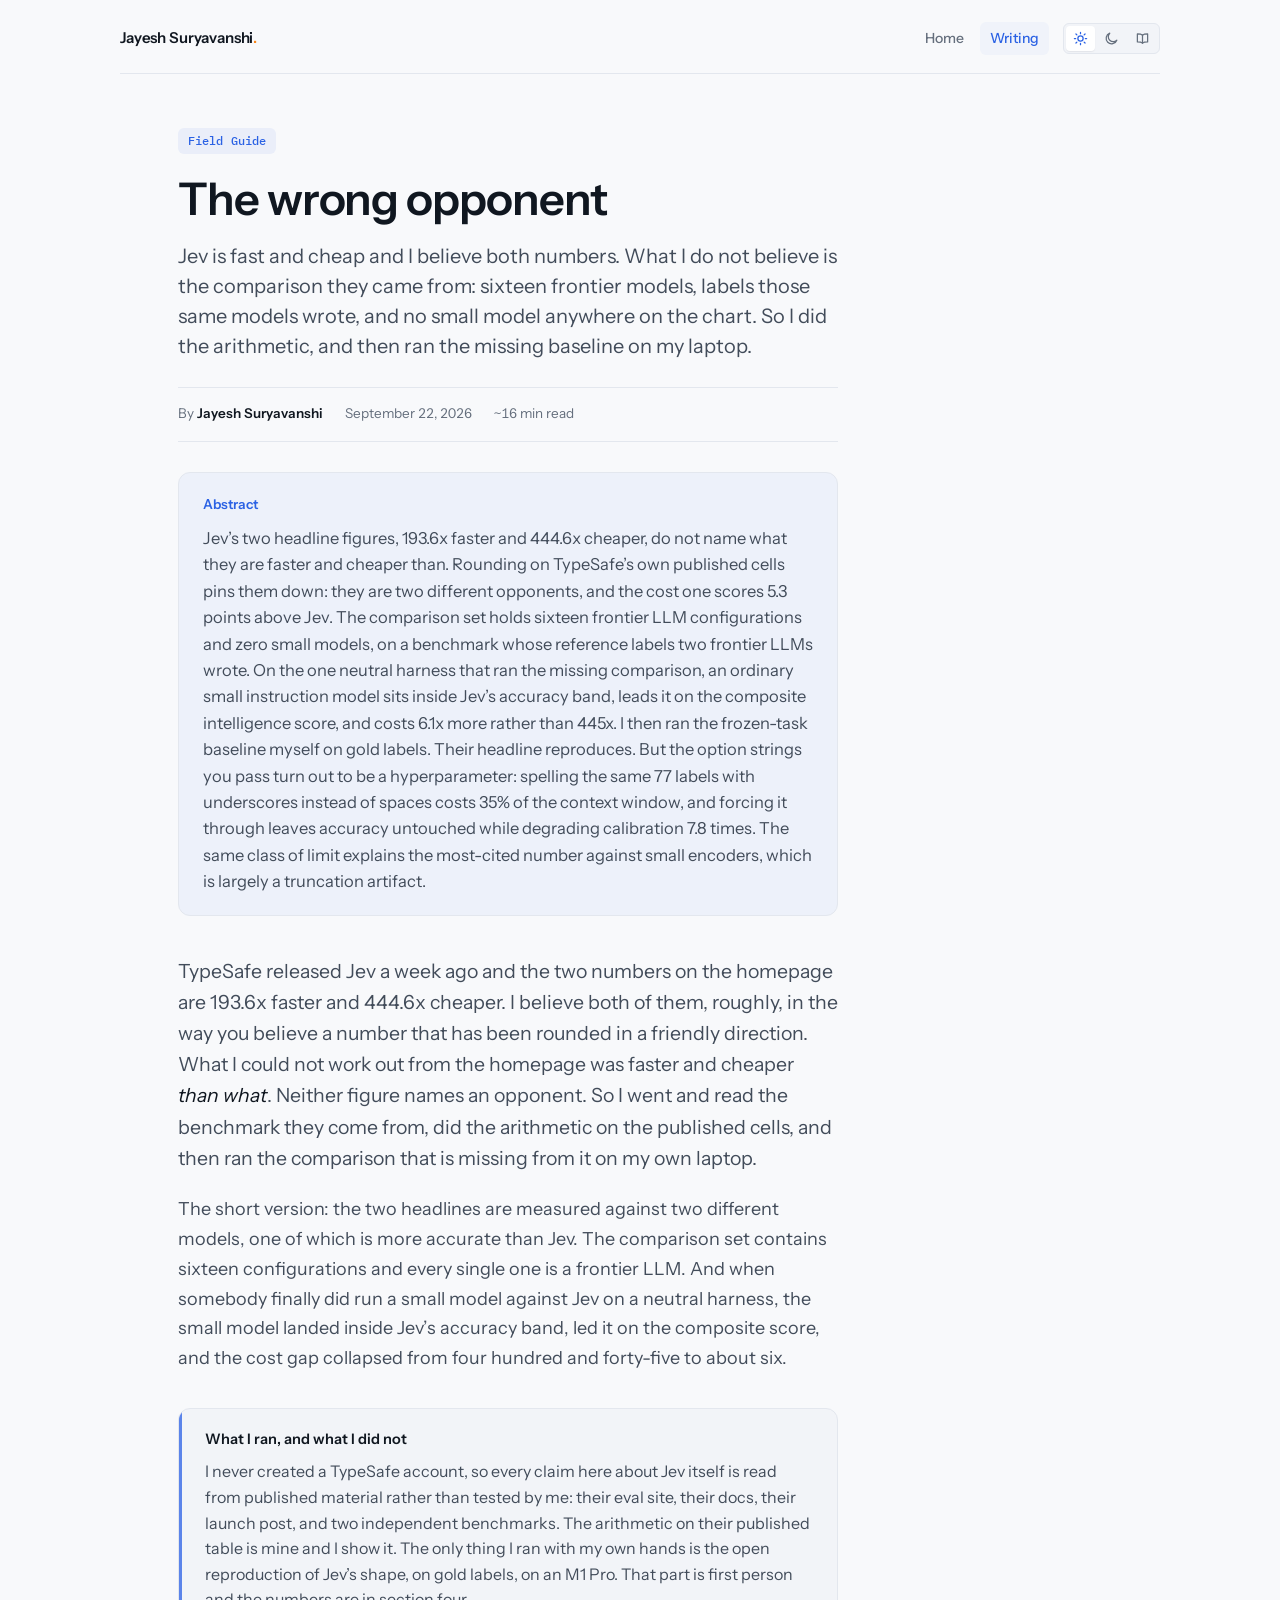
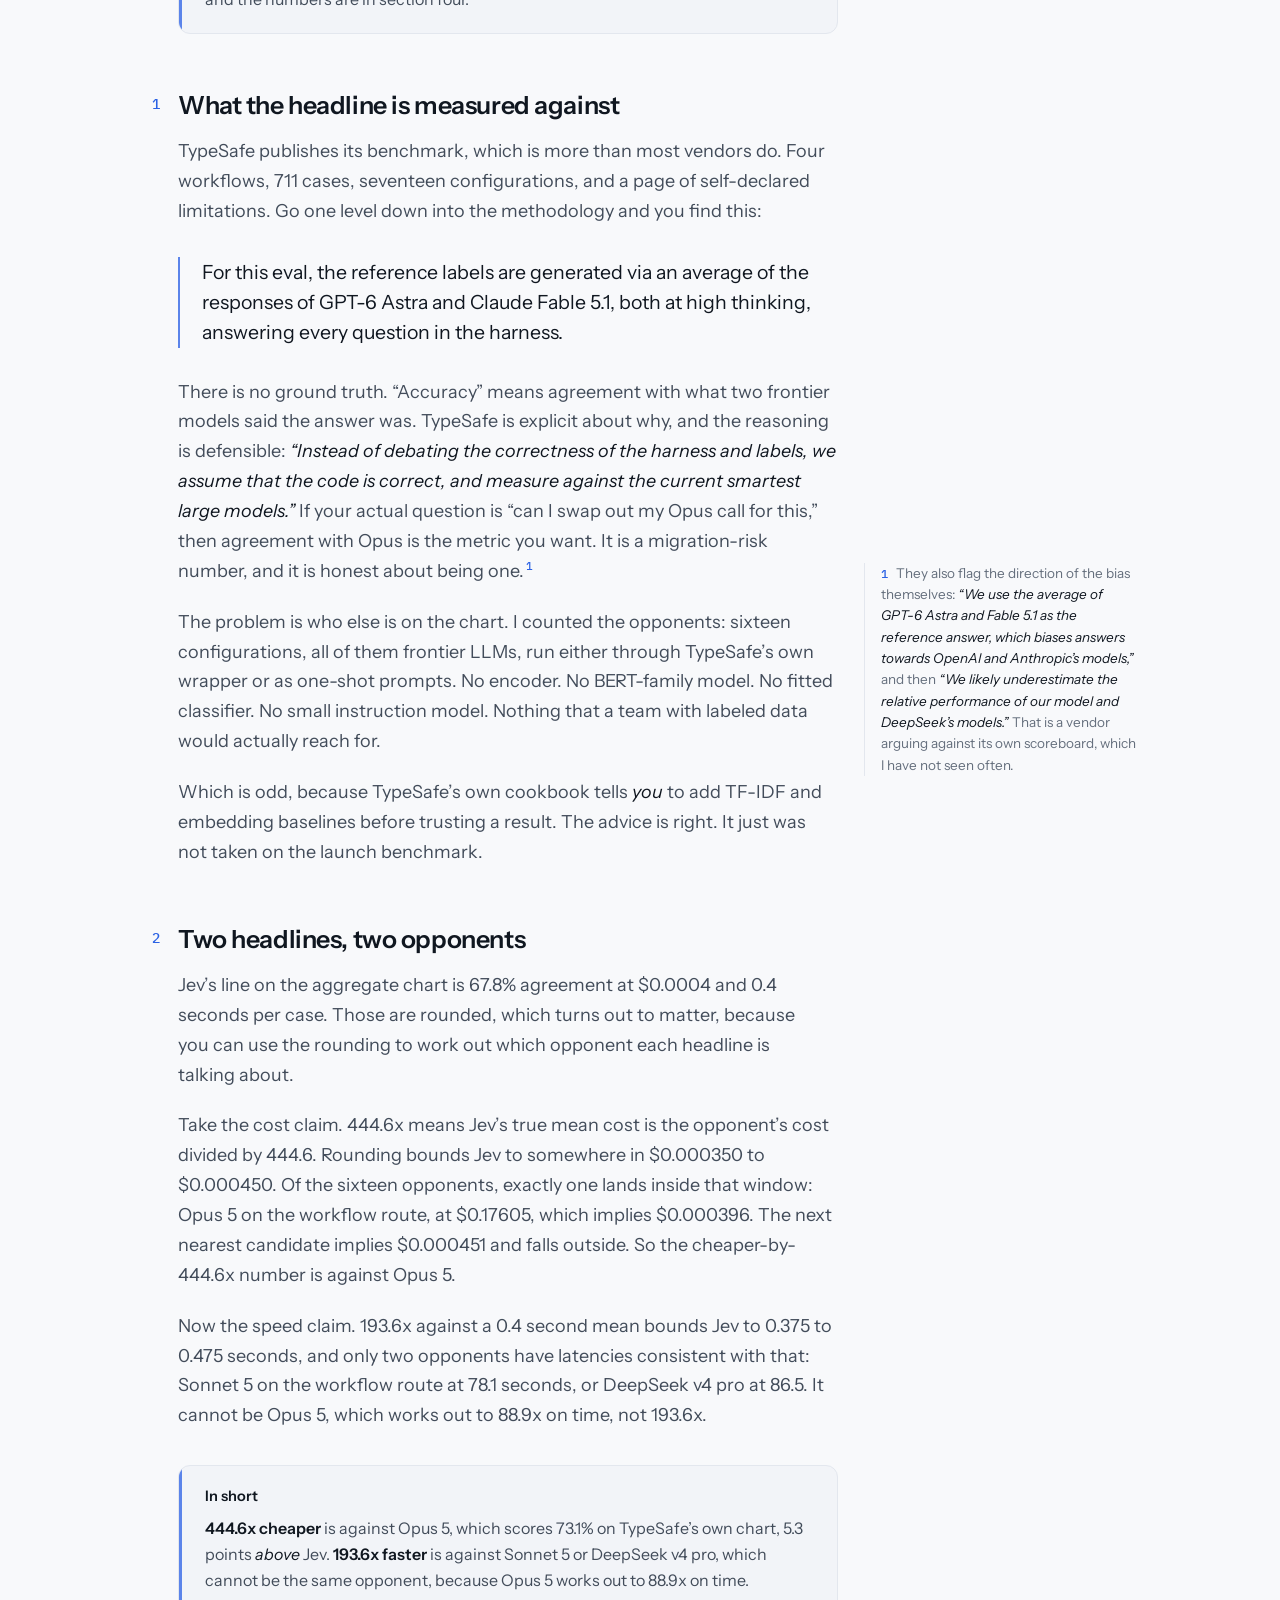
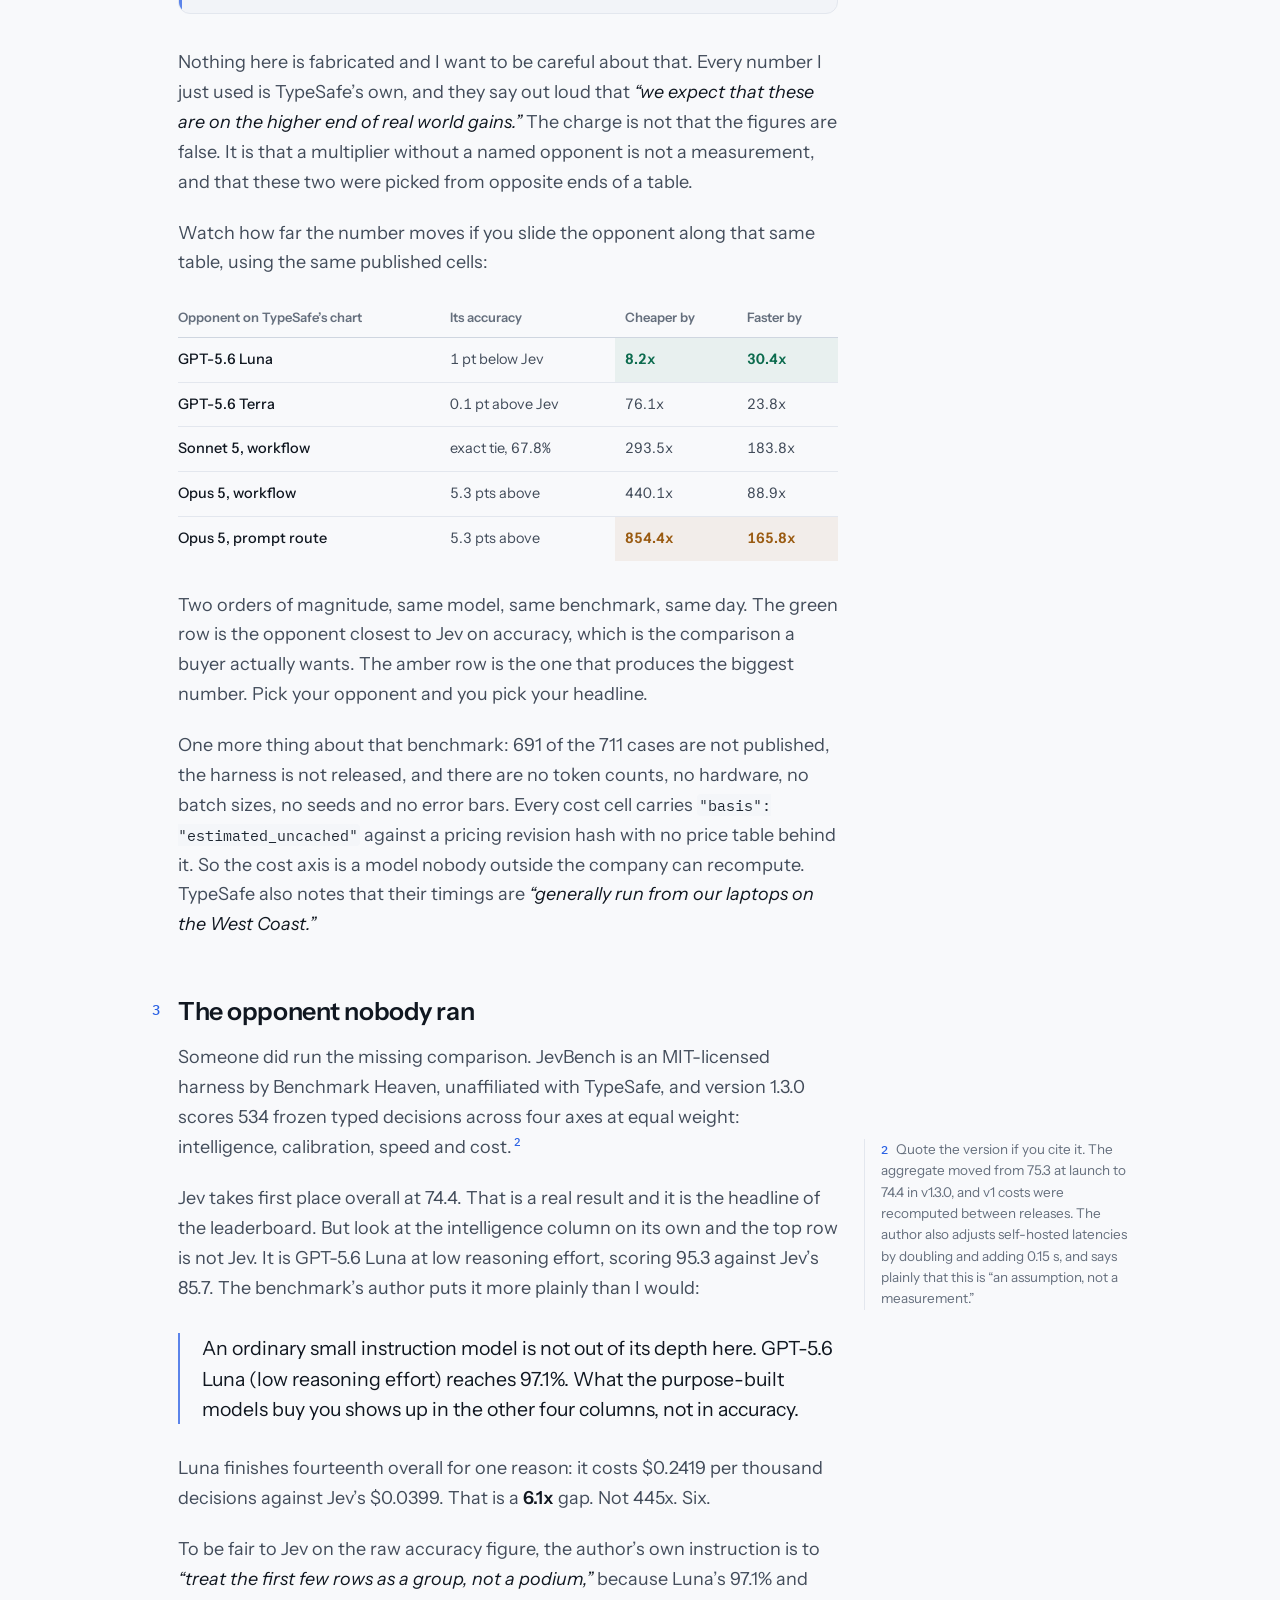
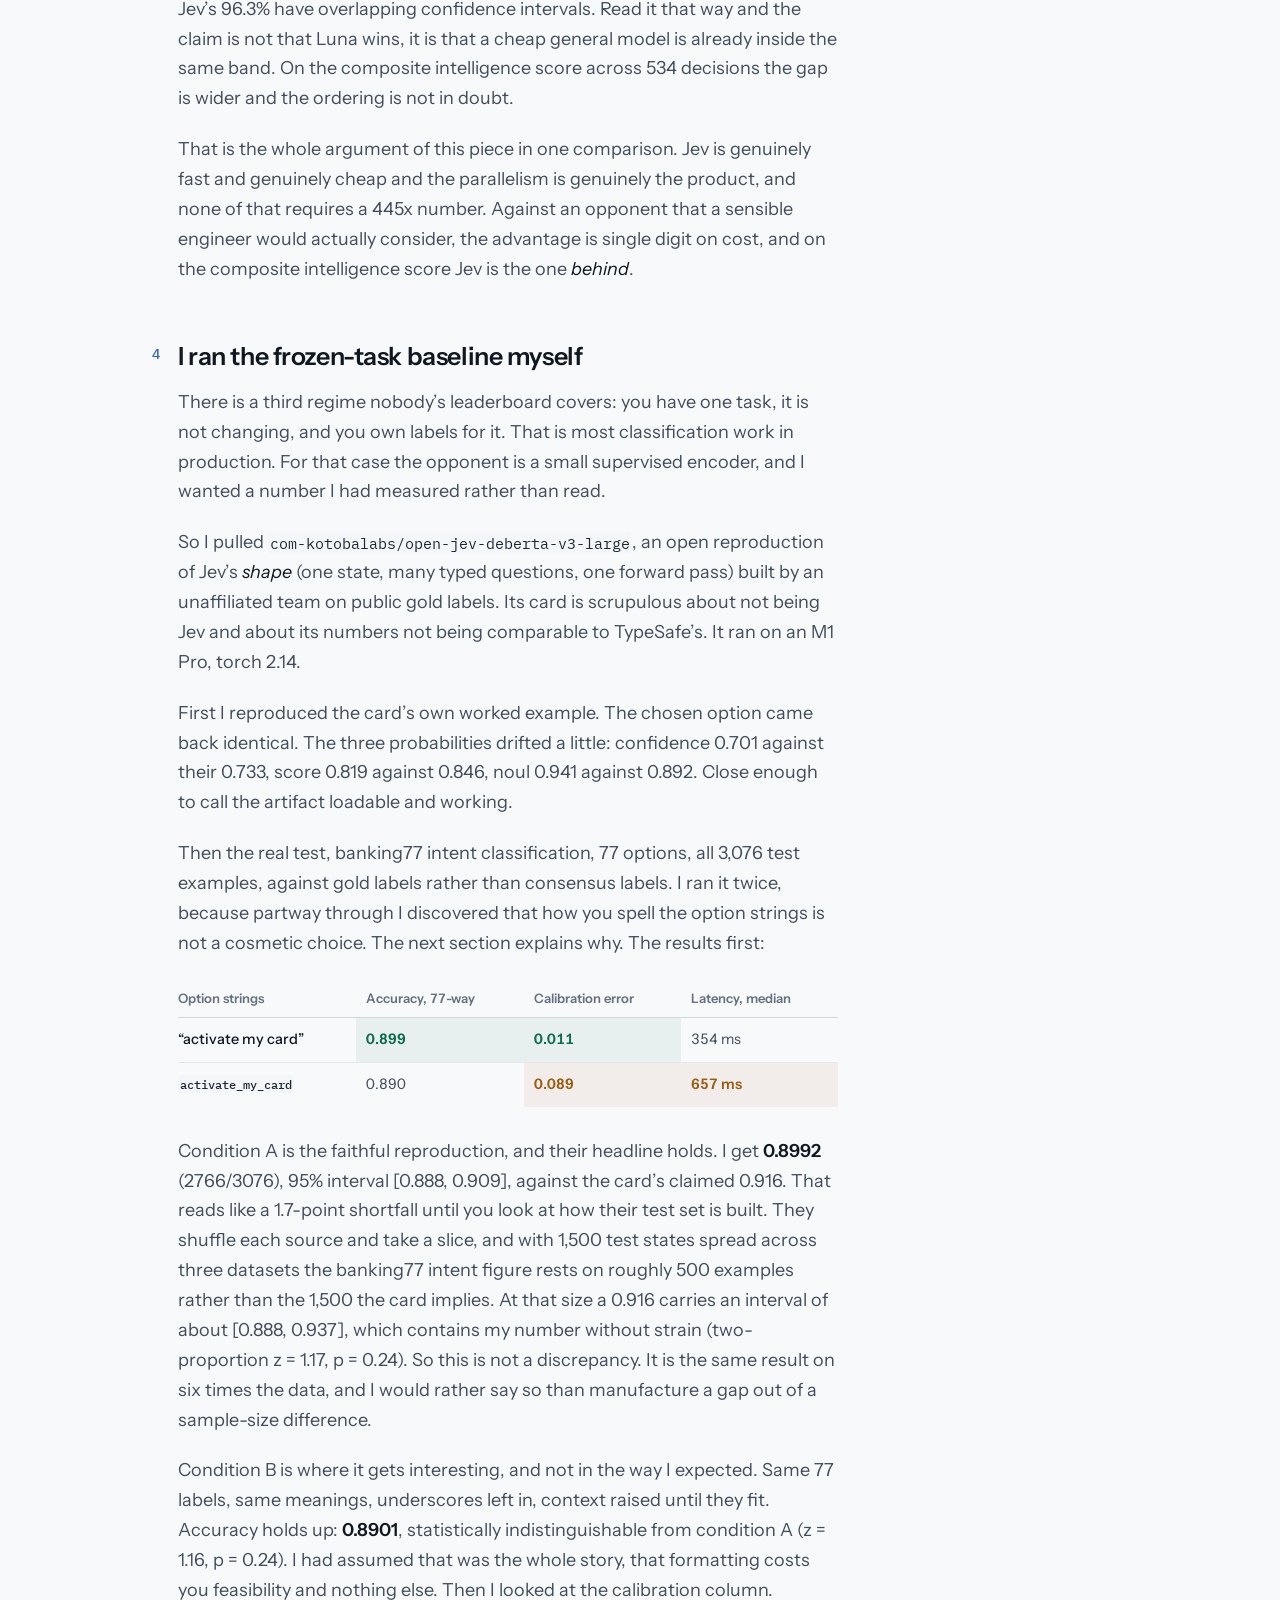
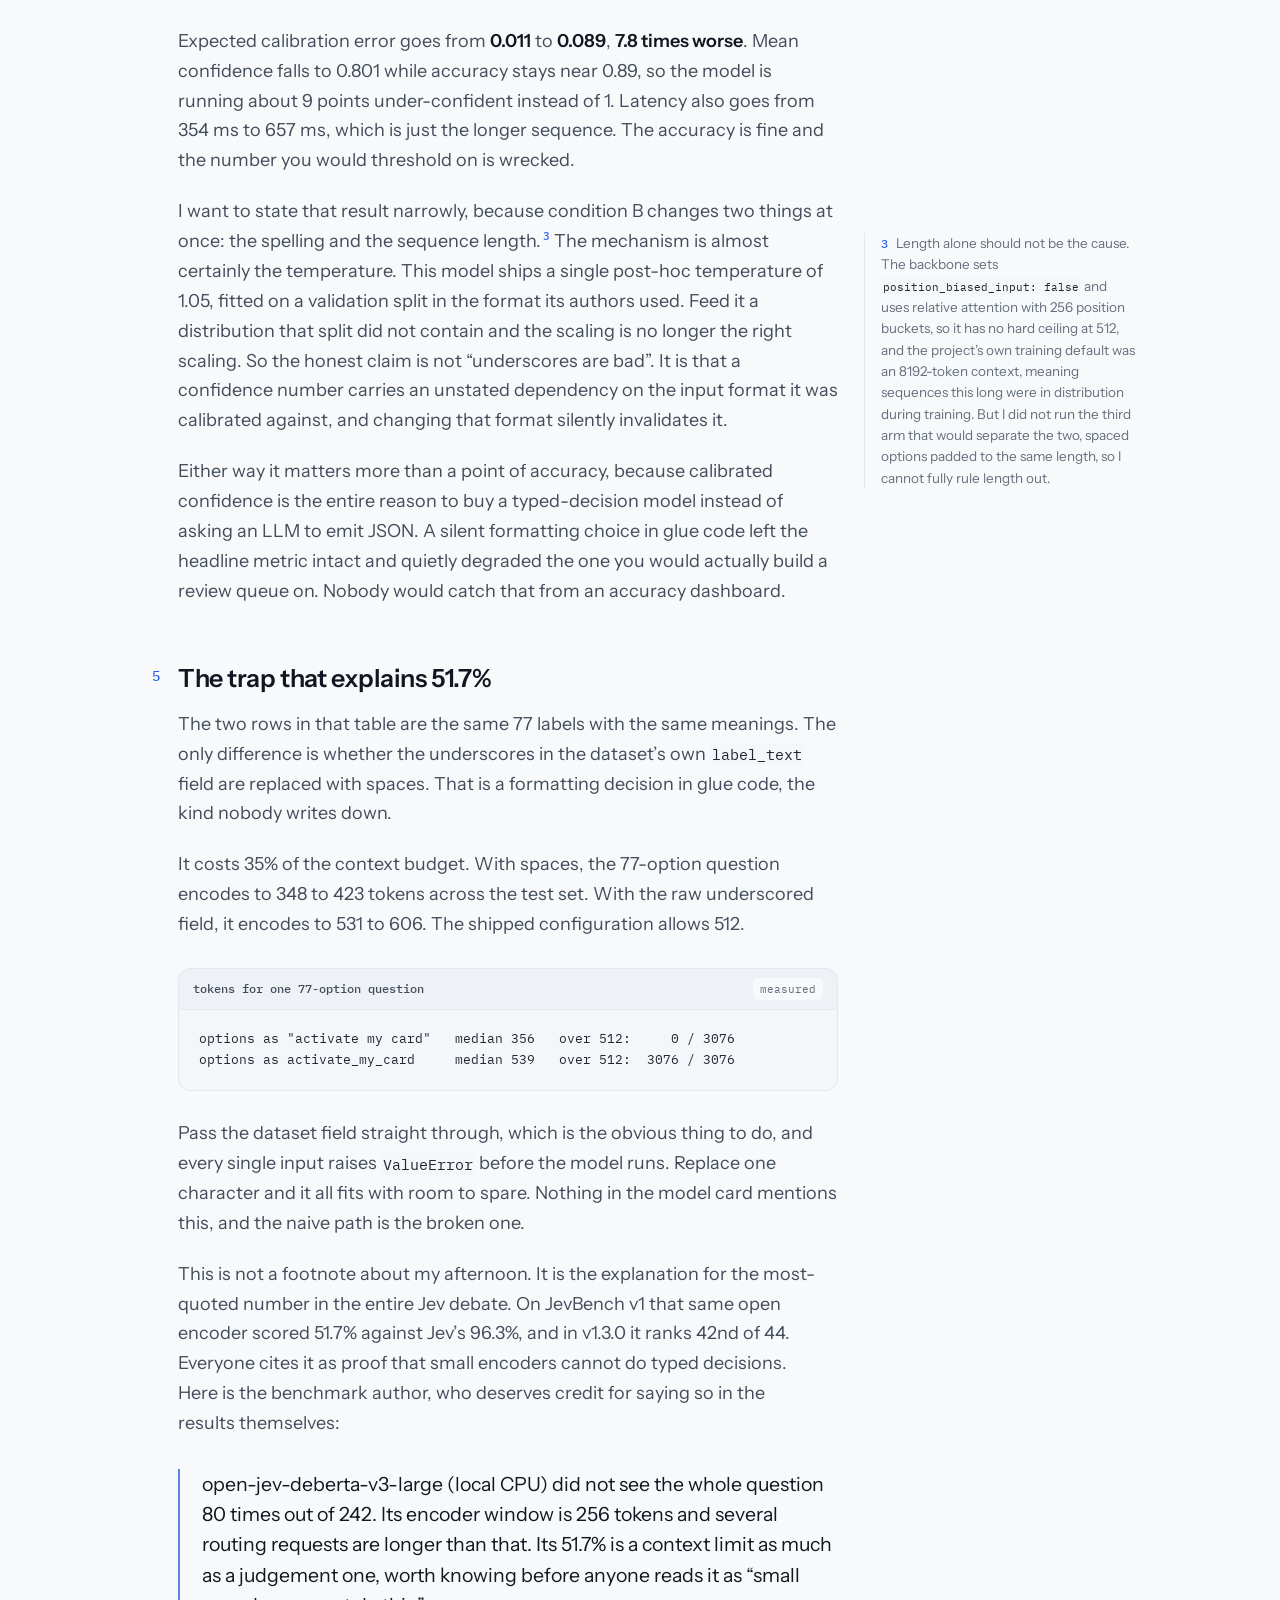
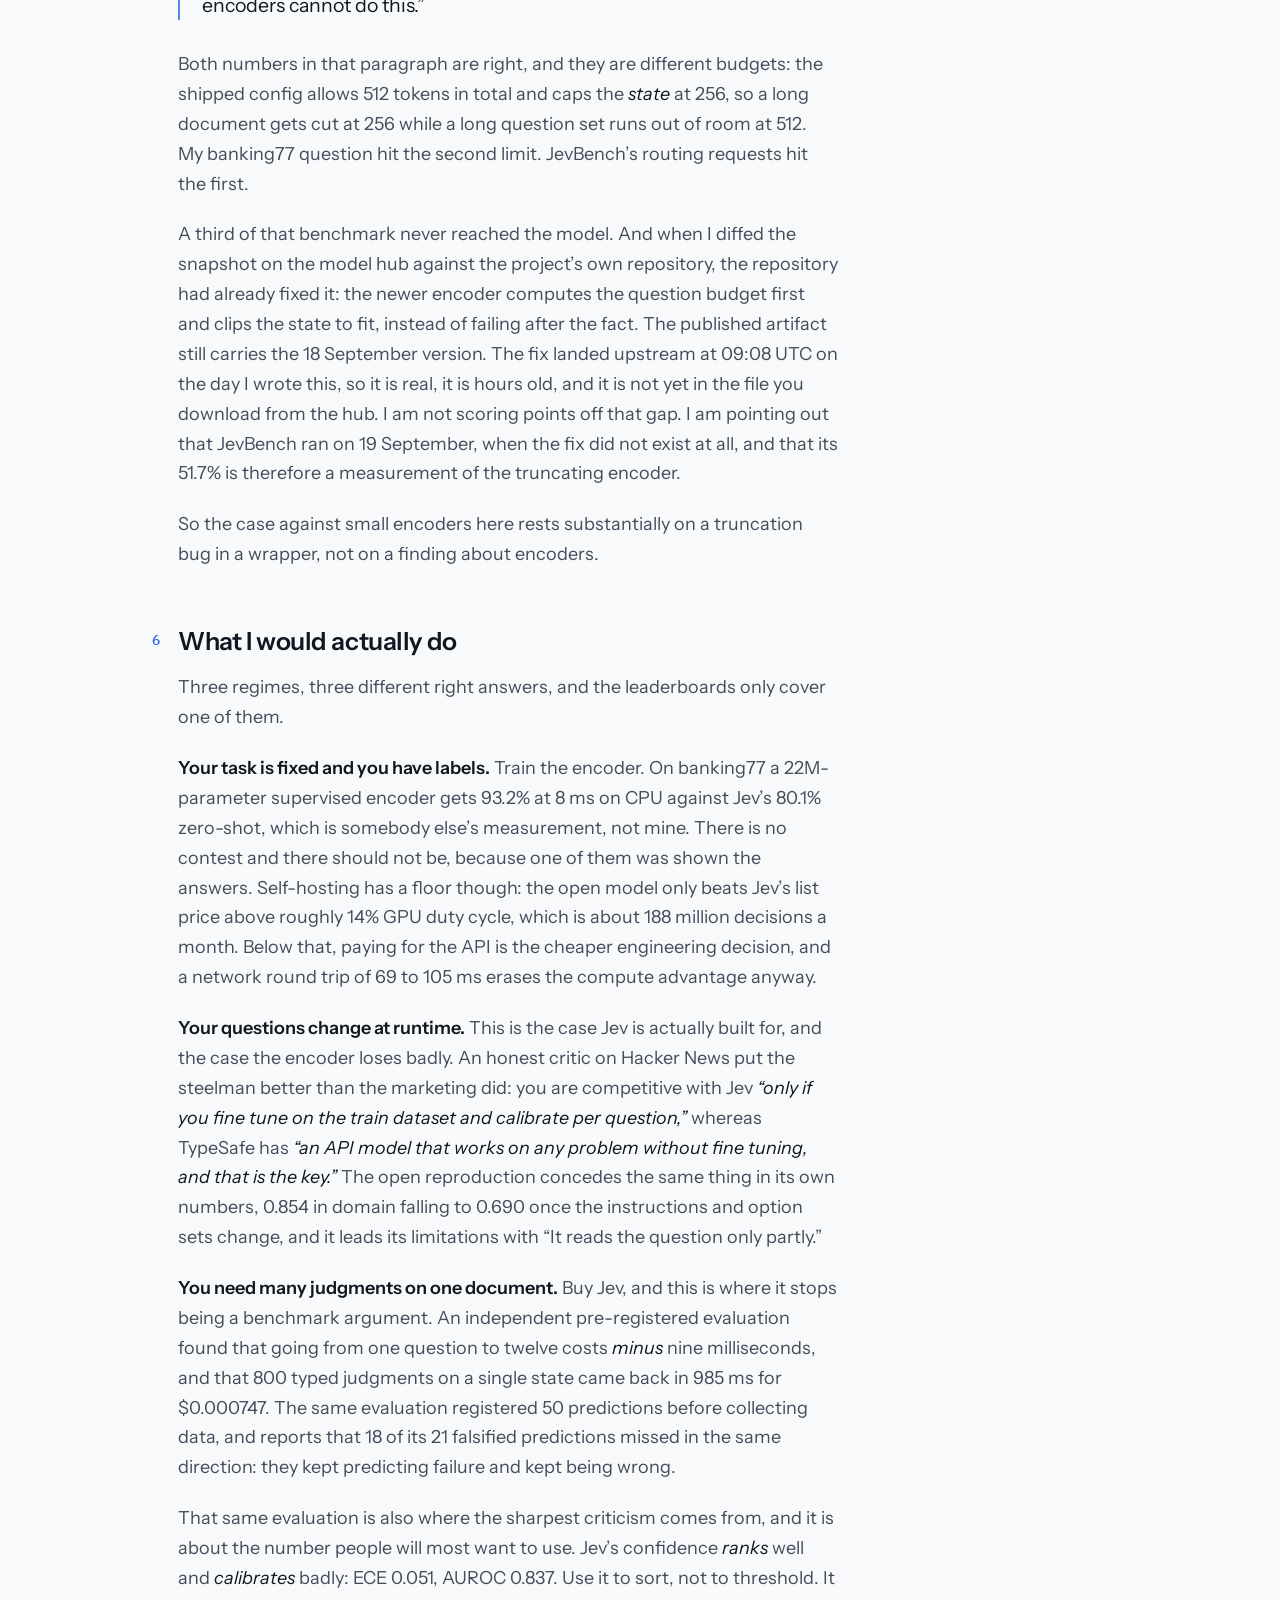
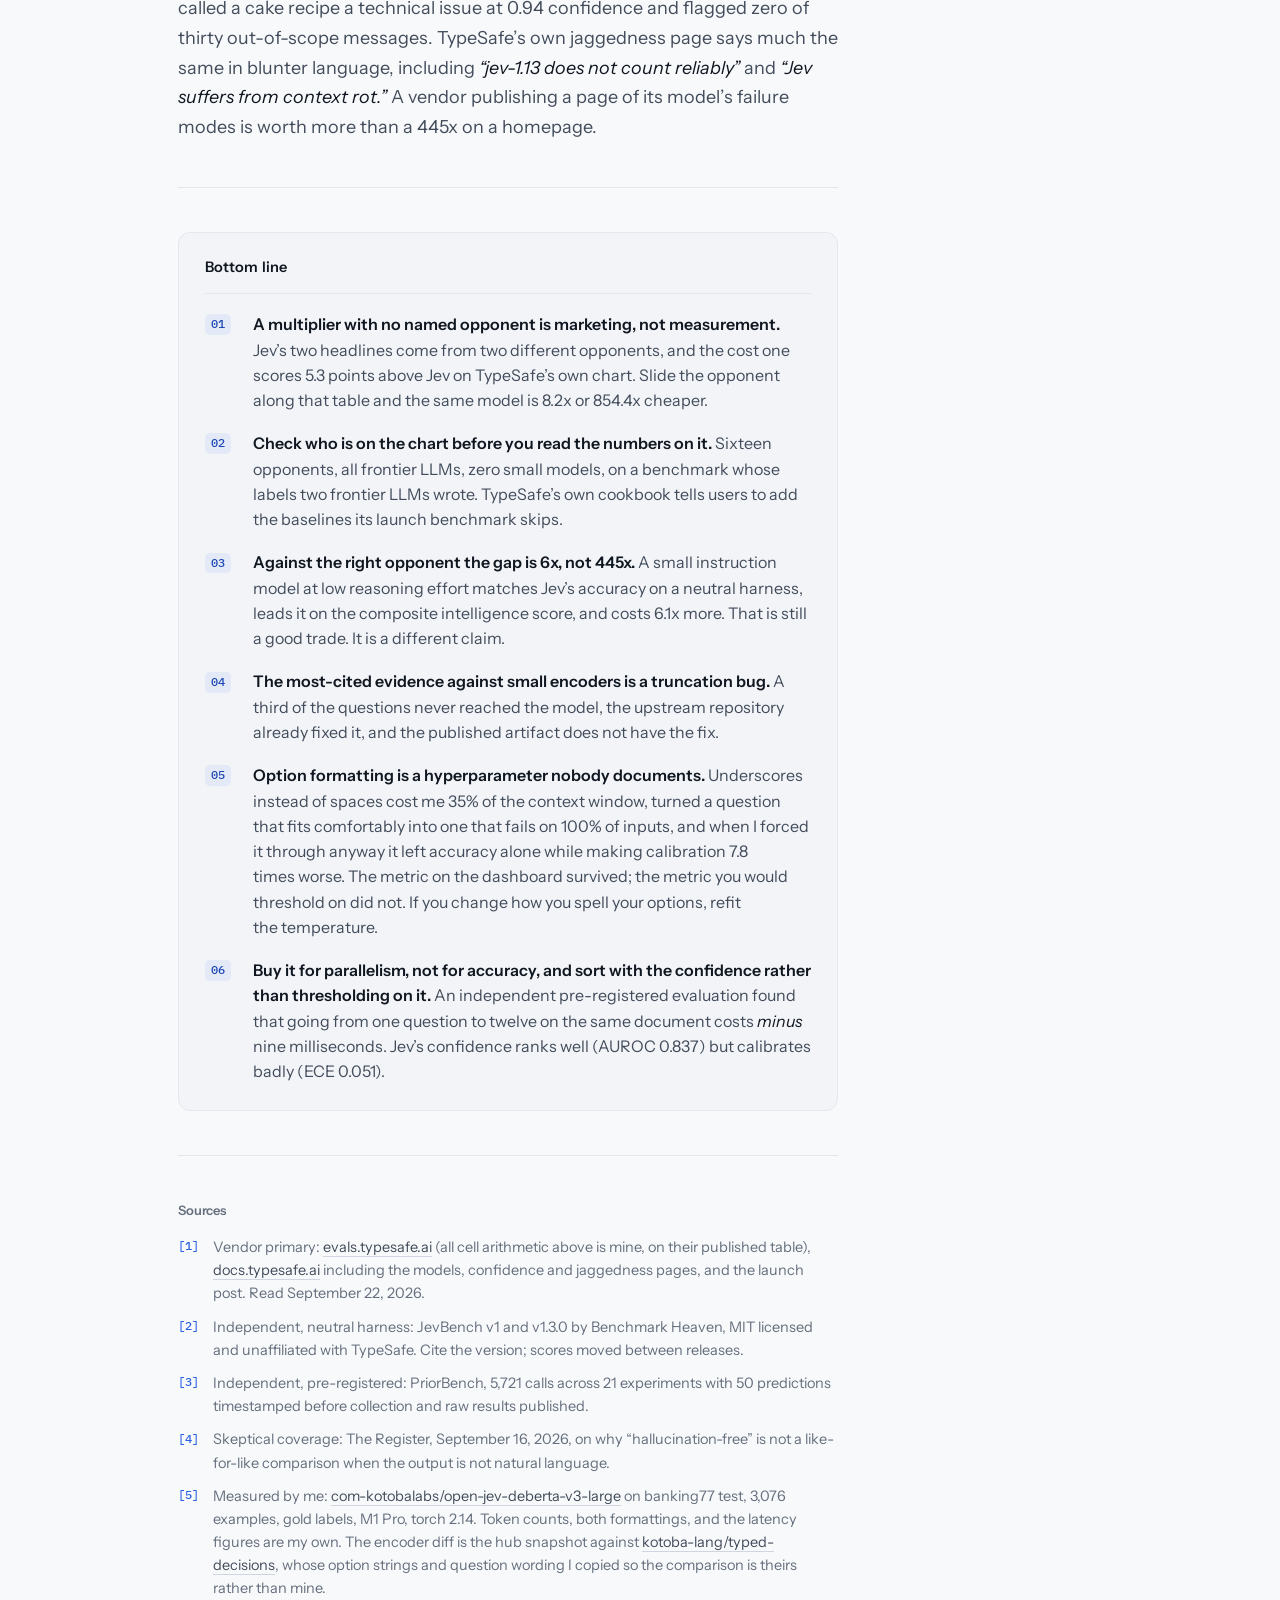
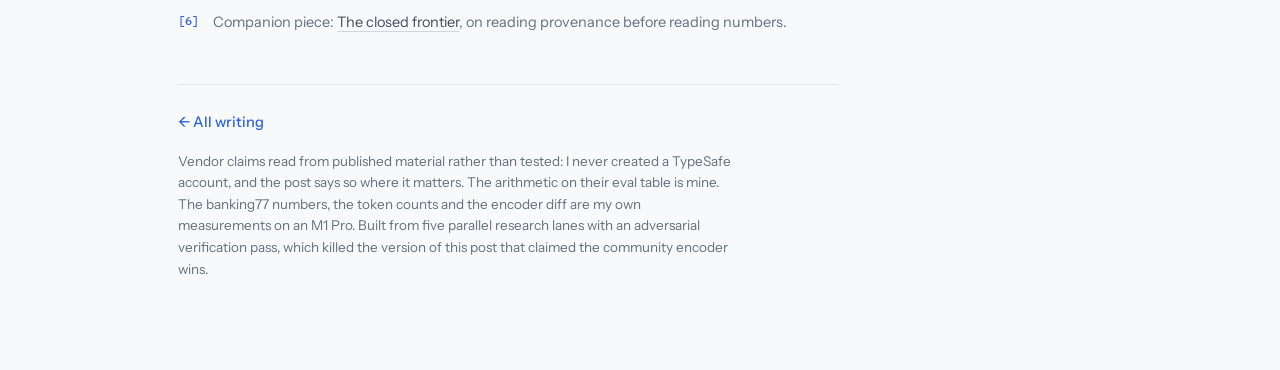
<file: blog/wrong-opponent.html>
<!DOCTYPE html>
<html lang="en">
<head>
  <meta charset="utf-8">
  <title>The wrong opponent · Jayesh Suryavanshi</title>
  <meta name="description" content="Jev ships with two headline multipliers and neither one names its opponent. Arithmetic on TypeSafe's own published table shows they are two different opponents, one of which is more accurate than Jev. Sixteen configurations on that chart and not one small model.">
  <meta name="author" content="Jayesh Suryavanshi">
  <link rel="canonical" href="https://www.jayeshsuryavanshi.com/blog/wrong-opponent.html">

  <meta property="og:type" content="article">
  <meta property="og:url" content="https://www.jayeshsuryavanshi.com/blog/wrong-opponent.html">
  <meta property="og:site_name" content="Jayesh Suryavanshi">
  <meta property="og:title" content="The wrong opponent">
  <meta property="og:description" content="Two headline multipliers, two different opponents, and no small model anywhere on the chart. Plus the truncation bug behind the most-cited number against small encoders.">
  <meta property="og:image" content="https://www.jayeshsuryavanshi.com/images/og-wrong-opponent.png">
  <meta property="og:image:width" content="2400">
  <meta property="og:image:height" content="1260">
  <meta property="og:image:alt" content="The wrong opponent, a field guide by Jayesh Suryavanshi">
  <meta property="article:published_time" content="2026-09-22">

  <meta name="twitter:card" content="summary_large_image">
  <meta name="twitter:site" content="@2jayesh3">
  <meta name="twitter:creator" content="@2jayesh3">
  <meta name="twitter:title" content="The wrong opponent">
  <meta name="twitter:description" content="Two headline multipliers, two different opponents, and no small model anywhere on the chart. Plus the truncation bug behind the most-cited number against small encoders.">
  <meta name="twitter:image" content="https://www.jayeshsuryavanshi.com/images/og-wrong-opponent.png">
  <meta name="twitter:image:alt" content="The wrong opponent, a field guide by Jayesh Suryavanshi">

  <meta name="viewport" content="width=device-width, initial-scale=1">
  <meta name="theme-color" content="#f8f9fb" media="(prefers-color-scheme: light)">
  <meta name="theme-color" content="#0b0e14" media="(prefers-color-scheme: dark)">
  <link rel="apple-touch-icon" sizes="180x180" href="../apple-touch-icon.png">
  <link rel="icon" type="image/png" sizes="32x32" href="../favicon-32x32.png">
  <link rel="icon" type="image/png" sizes="16x16" href="../favicon-16x16.png">
  <link rel="manifest" href="../site.webmanifest">
  <link rel="alternate" type="application/rss+xml" title="Jayesh Suryavanshi · Writing" href="https://www.jayeshsuryavanshi.com/blog/feed.xml">
  <link rel="alternate" type="application/feed+json" title="Jayesh Suryavanshi · Writing" href="https://www.jayeshsuryavanshi.com/blog/feed.json">
  <script type="application/ld+json">
  {
    "@context": "https://schema.org",
    "@type": "BlogPosting",
    "headline": "The wrong opponent",
    "description": "Two headline multipliers, two different opponents, and no small model anywhere on the chart. Plus the truncation bug behind the most-cited number against small encoders.",
    "image": "https://www.jayeshsuryavanshi.com/images/og-wrong-opponent.png",
    "datePublished": "2026-09-22",
    "dateModified": "2026-09-22",
    "author": { "@type": "Person", "name": "Jayesh Suryavanshi", "url": "https://www.jayeshsuryavanshi.com/" },
    "publisher": { "@type": "Person", "name": "Jayesh Suryavanshi" },
    "mainEntityOfPage": "https://www.jayeshsuryavanshi.com/blog/wrong-opponent.html",
    "url": "https://www.jayeshsuryavanshi.com/blog/wrong-opponent.html"
  }
  </script>
  <link rel="preconnect" href="https://fonts.googleapis.com">
  <link rel="preconnect" href="https://fonts.gstatic.com" crossorigin>
  <link rel="stylesheet" href="https://fonts.googleapis.com/css2?family=Instrument+Sans:ital,wght@0,400..700;1,400..600&family=IBM+Plex+Mono:wght@400;500&display=swap">
  <link rel="stylesheet" href="blog.css?v=7">
  <script>
    /* scheme boot. runs before first paint so a pinned theme never flashes the
       other one. with no pinned choice the attribute stays off and the page
       follows prefers-color-scheme, which is also the no JavaScript path.
       the js class only reveals the switcher, which is inert without script */
    (function () {
      var r = document.documentElement;
      r.className += (r.className ? ' ' : '') + 'js';
      try {
        var t = localStorage.getItem('blog-theme');
        if (t === 'light' || t === 'dark' || t === 'reading') { r.setAttribute('data-theme', t); }
      } catch (e) {}
    })();
  </script>
</head>
<body>
  <div id="progress"></div>

  <div class="wrap">

    <header class="masthead">
      <a class="brand" href="../">Jayesh Suryavanshi<span class="dot">.</span></a>
      <nav>
        <a href="../">Home</a>
        <a href="./" class="here">Writing</a>
      </nav>
      <div class="theme-switch" role="group" aria-label="Color scheme">
        <button type="button" data-theme-set="light" aria-pressed="false" title="Light scheme"><span class="sw-label">Light</span></button>
        <button type="button" data-theme-set="dark" aria-pressed="false" title="Dark scheme"><span class="sw-label">Dark</span></button>
        <button type="button" data-theme-set="reading" aria-pressed="false" title="Reading scheme, warm paper and larger type"><span class="sw-label">Reading</span></button>
      </div>
    </header>

    <main id="main">
    <article>
      <p class="kicker">Field Guide</p>
      <h1 class="title">The wrong opponent</h1>
      <p class="dek">Jev is fast and cheap and I believe both numbers. What I do not believe is the comparison they came from: sixteen frontier models, labels those same models wrote, and no small model anywhere on the chart. So I did the arithmetic, and then ran the missing baseline on my laptop.</p>
      <div class="byline">
        <span>By <strong>Jayesh Suryavanshi</strong></span>
        <span class="sep">&middot;</span>
        <span>September&nbsp;22,&nbsp;2026</span>
        <span class="sep">&middot;</span>
        <span>~16&nbsp;min read</span>
      </div>

      <section class="abstract" aria-label="Abstract">
        <h2>Abstract</h2>
        <p>Jev&rsquo;s two headline figures, 193.6x faster and 444.6x cheaper, do not name what they are faster and cheaper than. Rounding on TypeSafe&rsquo;s own published cells pins them down: they are two different opponents, and the cost one scores 5.3 points above Jev. The comparison set holds sixteen frontier LLM configurations and zero small models, on a benchmark whose reference labels two frontier LLMs wrote. On the one neutral harness that ran the missing comparison, an ordinary small instruction model sits inside Jev&rsquo;s accuracy band, leads it on the composite intelligence score, and costs 6.1x more rather than 445x. I then ran the frozen-task baseline myself on gold labels. Their headline reproduces. But the option strings you pass turn out to be a hyperparameter: spelling the same 77 labels with underscores instead of spaces costs 35% of the context window, and forcing it through leaves accuracy untouched while degrading calibration 7.8 times. The same class of limit explains the most-cited number against small encoders, which is largely a truncation artifact.</p>
      </section>

      <div class="prose">
        <p class="lead">TypeSafe released Jev a week ago and the two numbers on the homepage are 193.6x faster and 444.6x cheaper. I believe both of them, roughly, in the way you believe a number that has been rounded in a friendly direction. What I could not work out from the homepage was faster and cheaper <em>than what</em>. Neither figure names an opponent. So I went and read the benchmark they come from, did the arithmetic on the published cells, and then ran the comparison that is missing from it on my own laptop.</p>

        <p>The short version: the two headlines are measured against two different models, one of which is more accurate than Jev. The comparison set contains sixteen configurations and every single one is a frontier LLM. And when somebody finally did run a small model against Jev on a neutral harness, the small model landed inside Jev&rsquo;s accuracy band, led it on the composite score, and the cost gap collapsed from four hundred and forty-five to about six.</p>

        <div class="callout">
          <div class="label">What I ran, and what I did not</div>
          <p>I never created a TypeSafe account, so every claim here about Jev itself is read from published material rather than tested by me: their eval site, their docs, their launch post, and two independent benchmarks. The arithmetic on their published table is mine and I show it. The only thing I ran with my own hands is the open reproduction of Jev&rsquo;s shape, on gold labels, on an M1 Pro. That part is first person and the numbers are in section four.</p>
        </div>

        <h2>What the headline is measured against</h2>

        <p>TypeSafe publishes its benchmark, which is more than most vendors do. Four workflows, 711 cases, seventeen configurations, and a page of self-declared limitations. Go one level down into the methodology and you find this:</p>

        <blockquote>For this eval, the reference labels are generated via an average of the responses of GPT-6 Astra and Claude Fable 5.1, both at high thinking, answering every question in the harness.</blockquote>

        <p>There is no ground truth. &ldquo;Accuracy&rdquo; means agreement with what two frontier models said the answer was. TypeSafe is explicit about why, and the reasoning is defensible: <em>&ldquo;Instead of debating the correctness of the harness and labels, we assume that the code is correct, and measure against the current smartest large models.&rdquo;</em> If your actual question is &ldquo;can I swap out my Opus call for this,&rdquo; then agreement with Opus is the metric you want. It is a migration-risk number, and it is honest about being one.<span class="sn-ref">1</span></p>

        <aside class="sidenote"><span class="sn-num">1</span>They also flag the direction of the bias themselves: <em>&ldquo;We use the average of GPT-6 Astra and Fable 5.1 as the reference answer, which biases answers towards OpenAI and Anthropic&rsquo;s models,&rdquo;</em> and then <em>&ldquo;We likely underestimate the relative performance of our model and DeepSeek&rsquo;s models.&rdquo;</em> That is a vendor arguing against its own scoreboard, which I have not seen often.</aside>

        <p>The problem is who else is on the chart. I counted the opponents: sixteen configurations, all of them frontier LLMs, run either through TypeSafe&rsquo;s own wrapper or as one-shot prompts. No encoder. No BERT-family model. No fitted classifier. No small instruction model. Nothing that a team with labeled data would actually reach for.</p>

        <p>Which is odd, because TypeSafe&rsquo;s own cookbook tells <em>you</em> to add TF-IDF and embedding baselines before trusting a result. The advice is right. It just was not taken on the launch benchmark.</p>

        <h2>Two headlines, two opponents</h2>

        <p>Jev&rsquo;s line on the aggregate chart is 67.8% agreement at $0.0004 and 0.4 seconds per case. Those are rounded, which turns out to matter, because you can use the rounding to work out which opponent each headline is talking about.</p>

        <p>Take the cost claim. 444.6x means Jev&rsquo;s true mean cost is the opponent&rsquo;s cost divided by 444.6. Rounding bounds Jev to somewhere in $0.000350 to $0.000450. Of the sixteen opponents, exactly one lands inside that window: Opus 5 on the workflow route, at $0.17605, which implies $0.000396. The next nearest candidate implies $0.000451 and falls outside. So the cheaper-by-444.6x number is against Opus 5.</p>

        <p>Now the speed claim. 193.6x against a 0.4 second mean bounds Jev to 0.375 to 0.475 seconds, and only two opponents have latencies consistent with that: Sonnet 5 on the workflow route at 78.1 seconds, or DeepSeek v4 pro at 86.5. It cannot be Opus 5, which works out to 88.9x on time, not 193.6x.</p>

        <div class="callout">
          <div class="label">In short</div>
          <p><strong>444.6x cheaper</strong> is against Opus 5, which scores 73.1% on TypeSafe&rsquo;s own chart, 5.3 points <em>above</em> Jev. <strong>193.6x faster</strong> is against Sonnet 5 or DeepSeek v4 pro, which cannot be the same opponent, because Opus 5 works out to 88.9x on time.</p>
        </div>

        <p>Nothing here is fabricated and I want to be careful about that. Every number I just used is TypeSafe&rsquo;s own, and they say out loud that <em>&ldquo;we expect that these are on the higher end of real world gains.&rdquo;</em> The charge is not that the figures are false. It is that a multiplier without a named opponent is not a measurement, and that these two were picked from opposite ends of a table.</p>

        <p>Watch how far the number moves if you slide the opponent along that same table, using the same published cells:</p>

        <div class="table-scroll">
          <table>
            <thead>
              <tr><th>Opponent on TypeSafe&rsquo;s chart</th><th>Its accuracy</th><th>Cheaper by</th><th>Faster by</th></tr>
            </thead>
            <tbody>
              <tr><td>GPT-5.6 Luna</td><td>1 pt below Jev</td><td class="win">8.2x</td><td class="win">30.4x</td></tr>
              <tr><td>GPT-5.6 Terra</td><td>0.1 pt above Jev</td><td>76.1x</td><td>23.8x</td></tr>
              <tr><td>Sonnet 5, workflow</td><td>exact tie, 67.8%</td><td>293.5x</td><td>183.8x</td></tr>
              <tr><td>Opus 5, workflow</td><td>5.3 pts above</td><td>440.1x</td><td>88.9x</td></tr>
              <tr><td>Opus 5, prompt route</td><td>5.3 pts above</td><td class="warn">854.4x</td><td class="warn">165.8x</td></tr>
            </tbody>
          </table>
        </div>

        <p>Two orders of magnitude, same model, same benchmark, same day. The green row is the opponent closest to Jev on accuracy, which is the comparison a buyer actually wants. The amber row is the one that produces the biggest number. Pick your opponent and you pick your headline.</p>

        <p>One more thing about that benchmark: 691 of the 711 cases are not published, the harness is not released, and there are no token counts, no hardware, no batch sizes, no seeds and no error bars. Every cost cell carries <code>"basis": "estimated_uncached"</code> against a pricing revision hash with no price table behind it. So the cost axis is a model nobody outside the company can recompute. TypeSafe also notes that their timings are <em>&ldquo;generally run from our laptops on the West Coast.&rdquo;</em></p>

        <h2>The opponent nobody ran</h2>

        <p>Someone did run the missing comparison. JevBench is an MIT-licensed harness by Benchmark Heaven, unaffiliated with TypeSafe, and version 1.3.0 scores 534 frozen typed decisions across four axes at equal weight: intelligence, calibration, speed and cost.<span class="sn-ref">2</span></p>

        <aside class="sidenote"><span class="sn-num">2</span>Quote the version if you cite it. The aggregate moved from 75.3 at launch to 74.4 in v1.3.0, and v1 costs were recomputed between releases. The author also adjusts self-hosted latencies by doubling and adding 0.15 s, and says plainly that this is &ldquo;an assumption, not a measurement.&rdquo;</aside>

        <p>Jev takes first place overall at 74.4. That is a real result and it is the headline of the leaderboard. But look at the intelligence column on its own and the top row is not Jev. It is GPT-5.6 Luna at low reasoning effort, scoring 95.3 against Jev&rsquo;s 85.7. The benchmark&rsquo;s author puts it more plainly than I would:</p>

        <blockquote>An ordinary small instruction model is not out of its depth here. GPT-5.6 Luna (low reasoning effort) reaches 97.1%. What the purpose-built models buy you shows up in the other four columns, not in accuracy.</blockquote>

        <p>Luna finishes fourteenth overall for one reason: it costs $0.2419 per thousand decisions against Jev&rsquo;s $0.0399. That is a <strong>6.1x</strong> gap. Not 445x. Six.</p>

        <p>To be fair to Jev on the raw accuracy figure, the author&rsquo;s own instruction is to <em>&ldquo;treat the first few rows as a group, not a podium,&rdquo;</em> because Luna&rsquo;s 97.1% and Jev&rsquo;s 96.3% have overlapping confidence intervals. Read it that way and the claim is not that Luna wins, it is that a cheap general model is already inside the same band. On the composite intelligence score across 534 decisions the gap is wider and the ordering is not in doubt.</p>

        <p>That is the whole argument of this piece in one comparison. Jev is genuinely fast and genuinely cheap and the parallelism is genuinely the product, and none of that requires a 445x number. Against an opponent that a sensible engineer would actually consider, the advantage is single digit on cost, and on the composite intelligence score Jev is the one <em>behind</em>.</p>

        <h2>I ran the frozen-task baseline myself</h2>

        <p>There is a third regime nobody&rsquo;s leaderboard covers: you have one task, it is not changing, and you own labels for it. That is most classification work in production. For that case the opponent is a small supervised encoder, and I wanted a number I had measured rather than read.</p>

        <p>So I pulled <code>com-kotobalabs/open-jev-deberta-v3-large</code>, an open reproduction of Jev&rsquo;s <em>shape</em> (one state, many typed questions, one forward pass) built by an unaffiliated team on public gold labels. Its card is scrupulous about not being Jev and about its numbers not being comparable to TypeSafe&rsquo;s. It ran on an M1 Pro, torch 2.14.</p>

        <p>First I reproduced the card&rsquo;s own worked example. The chosen option came back identical. The three probabilities drifted a little: confidence 0.701 against their 0.733, score 0.819 against 0.846, noul 0.941 against 0.892. Close enough to call the artifact loadable and working.</p>

        <p>Then the real test, banking77 intent classification, 77 options, all 3,076 test examples, against gold labels rather than consensus labels. I ran it twice, because partway through I discovered that how you spell the option strings is not a cosmetic choice. The next section explains why. The results first:</p>

        <div class="table-scroll" tabindex="0" role="region" aria-label="Option-string results">
          <table>
            <thead>
              <tr><th>Option strings</th><th>Accuracy, 77-way</th><th>Calibration error</th><th>Latency, median</th></tr>
            </thead>
            <tbody>
              <tr><td>&ldquo;activate my card&rdquo;</td><td class="win"><strong>0.899</strong></td><td class="win"><strong>0.011</strong></td><td>354 ms</td></tr>
              <tr><td><code>activate_my_card</code></td><td>0.890</td><td class="warn"><strong>0.089</strong></td><td class="warn">657 ms</td></tr>
            </tbody>
          </table>
        </div>

        <p>Condition A is the faithful reproduction, and their headline holds. I get <strong>0.8992</strong> (2766/3076), 95% interval [0.888, 0.909], against the card&rsquo;s claimed 0.916. That reads like a 1.7-point shortfall until you look at how their test set is built. They shuffle each source and take a slice, and with 1,500 test states spread across three datasets the banking77 intent figure rests on roughly 500 examples rather than the 1,500 the card implies. At that size a 0.916 carries an interval of about [0.888, 0.937], which contains my number without strain (two-proportion z = 1.17, p = 0.24). So this is not a discrepancy. It is the same result on six times the data, and I would rather say so than manufacture a gap out of a sample-size difference.</p>

        <p>Condition B is where it gets interesting, and not in the way I expected. Same 77 labels, same meanings, underscores left in, context raised until they fit. Accuracy holds up: <strong>0.8901</strong>, statistically indistinguishable from condition A (z = 1.16, p = 0.24). I had assumed that was the whole story, that formatting costs you feasibility and nothing else. Then I looked at the calibration column.</p>

        <p>Expected calibration error goes from <strong>0.011</strong> to <strong>0.089</strong>, <strong>7.8 times worse</strong>. Mean confidence falls to 0.801 while accuracy stays near 0.89, so the model is running about 9 points under-confident instead of 1. Latency also goes from 354 ms to 657 ms, which is just the longer sequence. The accuracy is fine and the number you would threshold on is wrecked.</p>

        <p>I want to state that result narrowly, because condition B changes two things at once: the spelling and the sequence length.<span class="sn-ref">3</span> The mechanism is almost certainly the temperature. This model ships a single post-hoc temperature of 1.05, fitted on a validation split in the format its authors used. Feed it a distribution that split did not contain and the scaling is no longer the right scaling. So the honest claim is not &ldquo;underscores are bad&rdquo;. It is that a confidence number carries an unstated dependency on the input format it was calibrated against, and changing that format silently invalidates it.</p>

        <aside class="sidenote"><span class="sn-num">3</span>Length alone should not be the cause. The backbone sets <code>position_biased_input: false</code> and uses relative attention with 256 position buckets, so it has no hard ceiling at 512, and the project&rsquo;s own training default was an 8192-token context, meaning sequences this long were in distribution during training. But I did not run the third arm that would separate the two, spaced options padded to the same length, so I cannot fully rule length out.</aside>

        <p>Either way it matters more than a point of accuracy, because calibrated confidence is the entire reason to buy a typed-decision model instead of asking an LLM to emit JSON. A silent formatting choice in glue code left the headline metric intact and quietly degraded the one you would actually build a review queue on. Nobody would catch that from an accuracy dashboard.</p>

        <h2>The trap that explains 51.7%</h2>

        <p>The two rows in that table are the same 77 labels with the same meanings. The only difference is whether the underscores in the dataset&rsquo;s own <code>label_text</code> field are replaced with spaces. That is a formatting decision in glue code, the kind nobody writes down.</p>

        <p>It costs 35% of the context budget. With spaces, the 77-option question encodes to 348 to 423 tokens across the test set. With the raw underscored field, it encodes to 531 to 606. The shipped configuration allows 512.</p>

        <div class="code">
          <div class="code-bar"><span class="dots" aria-hidden="true"><i></i><i></i><i></i></span><span class="file">tokens for one 77-option question</span><span class="lang">measured</span></div>
          <pre tabindex="0" role="region" aria-label="Output: tokens for one 77-option question"><code>options as "activate my card"   median 356   over 512:     0 / 3076
options as activate_my_card     median 539   over 512:  3076 / 3076</code></pre>
        </div>

        <p>Pass the dataset field straight through, which is the obvious thing to do, and every single input raises <code>ValueError</code> before the model runs. Replace one character and it all fits with room to spare. Nothing in the model card mentions this, and the naive path is the broken one.</p>

        <p>This is not a footnote about my afternoon. It is the explanation for the most-quoted number in the entire Jev debate. On JevBench v1 that same open encoder scored 51.7% against Jev&rsquo;s 96.3%, and in v1.3.0 it ranks 42nd of 44. Everyone cites it as proof that small encoders cannot do typed decisions. Here is the benchmark author, who deserves credit for saying so in the results themselves:</p>

        <blockquote>open-jev-deberta-v3-large (local CPU) did not see the whole question 80 times out of 242. Its encoder window is 256 tokens and several routing requests are longer than that. Its 51.7% is a context limit as much as a judgement one, worth knowing before anyone reads it as &ldquo;small encoders cannot do this.&rdquo;</blockquote>

        <p>Both numbers in that paragraph are right, and they are different budgets: the shipped config allows 512 tokens in total and caps the <em>state</em> at 256, so a long document gets cut at 256 while a long question set runs out of room at 512. My banking77 question hit the second limit. JevBench&rsquo;s routing requests hit the first.</p>

        <p>A third of that benchmark never reached the model. And when I diffed the snapshot on the model hub against the project&rsquo;s own repository, the repository had already fixed it: the newer encoder computes the question budget first and clips the state to fit, instead of failing after the fact. The published artifact still carries the 18 September version. The fix landed upstream at 09:08 UTC on the day I wrote this, so it is real, it is hours old, and it is not yet in the file you download from the hub. I am not scoring points off that gap. I am pointing out that JevBench ran on 19 September, when the fix did not exist at all, and that its 51.7% is therefore a measurement of the truncating encoder.</p>

        <p>So the case against small encoders here rests substantially on a truncation bug in a wrapper, not on a finding about encoders.</p>

        <h2>What I would actually do</h2>

        <p>Three regimes, three different right answers, and the leaderboards only cover one of them.</p>

        <p><strong>Your task is fixed and you have labels.</strong> Train the encoder. On banking77 a 22M-parameter supervised encoder gets 93.2% at 8 ms on CPU against Jev&rsquo;s 80.1% zero-shot, which is somebody else&rsquo;s measurement, not mine. There is no contest and there should not be, because one of them was shown the answers. Self-hosting has a floor though: the open model only beats Jev&rsquo;s list price above roughly 14% GPU duty cycle, which is about 188 million decisions a month. Below that, paying for the API is the cheaper engineering decision, and a network round trip of 69 to 105 ms erases the compute advantage anyway.</p>

        <p><strong>Your questions change at runtime.</strong> This is the case Jev is actually built for, and the case the encoder loses badly. An honest critic on Hacker News put the steelman better than the marketing did: you are competitive with Jev <em>&ldquo;only if you fine tune on the train dataset and calibrate per question,&rdquo;</em> whereas TypeSafe has <em>&ldquo;an API model that works on any problem without fine tuning, and that is the key.&rdquo;</em> The open reproduction concedes the same thing in its own numbers, 0.854 in domain falling to 0.690 once the instructions and option sets change, and it leads its limitations with &ldquo;It reads the question only partly.&rdquo;</p>

        <p><strong>You need many judgments on one document.</strong> Buy Jev, and this is where it stops being a benchmark argument. An independent pre-registered evaluation found that going from one question to twelve costs <em>minus</em> nine milliseconds, and that 800 typed judgments on a single state came back in 985 ms for $0.000747. The same evaluation registered 50 predictions before collecting data, and reports that 18 of its 21 falsified predictions missed in the same direction: they kept predicting failure and kept being wrong.</p>

        <p>That same evaluation is also where the sharpest criticism comes from, and it is about the number people will most want to use. Jev&rsquo;s confidence <em>ranks</em> well and <em>calibrates</em> badly: ECE 0.051, AUROC 0.837. Use it to sort, not to threshold. It called a cake recipe a technical issue at 0.94 confidence and flagged zero of thirty out-of-scope messages. TypeSafe&rsquo;s own jaggedness page says much the same in blunter language, including <em>&ldquo;jev-1.13 does not count reliably&rdquo;</em> and <em>&ldquo;Jev suffers from context rot.&rdquo;</em> A vendor publishing a page of its model&rsquo;s failure modes is worth more than a 445x on a homepage.</p>

        <div class="rule"></div>

        <div class="takeaways">
          <h2>Bottom line</h2>
          <ul>
            <li><strong>A multiplier with no named opponent is marketing, not measurement.</strong> Jev&rsquo;s two headlines come from two different opponents, and the cost one scores 5.3 points above Jev on TypeSafe&rsquo;s own chart. Slide the opponent along that table and the same model is 8.2x or 854.4x cheaper.</li>
            <li><strong>Check who is on the chart before you read the numbers on it.</strong> Sixteen opponents, all frontier LLMs, zero small models, on a benchmark whose labels two frontier LLMs wrote. TypeSafe&rsquo;s own cookbook tells users to add the baselines its launch benchmark skips.</li>
            <li><strong>Against the right opponent the gap is 6x, not 445x.</strong> A small instruction model at low reasoning effort matches Jev&rsquo;s accuracy on a neutral harness, leads it on the composite intelligence score, and costs 6.1x more. That is still a good trade. It is a different claim.</li>
            <li><strong>The most-cited evidence against small encoders is a truncation bug.</strong> A third of the questions never reached the model, the upstream repository already fixed it, and the published artifact does not have the fix.</li>
            <li><strong>Option formatting is a hyperparameter nobody documents.</strong> Underscores instead of spaces cost me 35% of the context window, turned a question that fits comfortably into one that fails on 100% of inputs, and when I forced it through anyway it left accuracy alone while making calibration 7.8 times worse. The metric on the dashboard survived; the metric you would threshold on did not. If you change how you spell your options, refit the temperature.</li>
            <li><strong>Buy it for parallelism, not for accuracy, and sort with the confidence rather than thresholding on it.</strong> An independent pre-registered evaluation found that going from one question to twelve on the same document costs <em>minus</em> nine milliseconds. Jev&rsquo;s confidence ranks well (AUROC 0.837) but calibrates badly (ECE 0.051).</li>
          </ul>
        </div>

        <div class="rule"></div>

        <div class="sources">
          <h3>Sources</h3>
          <ul>
            <li>Vendor primary: <a href="https://evals.typesafe.ai/">evals.typesafe.ai</a> (all cell arithmetic above is mine, on their published table), <a href="https://docs.typesafe.ai/">docs.typesafe.ai</a> including the models, confidence and jaggedness pages, and the launch post. Read September&nbsp;22, 2026.</li>
            <li>Independent, neutral harness: JevBench v1 and v1.3.0 by Benchmark Heaven, MIT licensed and unaffiliated with TypeSafe. Cite the version; scores moved between releases.</li>
            <li>Independent, pre-registered: PriorBench, 5,721 calls across 21 experiments with 50 predictions timestamped before collection and raw results published.</li>
            <li>Skeptical coverage: The&nbsp;Register, September&nbsp;16, 2026, on why &ldquo;hallucination-free&rdquo; is not a like-for-like comparison when the output is not natural language.</li>
            <li>Measured by me: <a href="https://huggingface.co/com-kotobalabs/open-jev-deberta-v3-large">com-kotobalabs/open-jev-deberta-v3-large</a> on banking77 test, 3,076 examples, gold labels, M1 Pro, torch&nbsp;2.14. Token counts, both formattings, and the latency figures are my own. The encoder diff is the hub snapshot against <a href="https://github.com/kotoba-lang/typed-decisions">kotoba-lang/typed-decisions</a>, whose option strings and question wording I copied so the comparison is theirs rather than mine.</li>
            <li>Companion piece: <a href="closed-frontier.html">The closed frontier</a>, on reading provenance before reading numbers.</li>
          </ul>
        </div>

      </div>
    </article>
    </main>

    <footer class="post-foot">
      <a class="back" href="./">&larr; All writing</a>
      <p class="made">Vendor claims read from published material rather than tested: I never created a TypeSafe account, and the post says so where it matters. The arithmetic on their eval table is mine. The banking77 numbers, the token counts and the encoder diff are my own measurements on an M1 Pro. Built from five parallel research lanes with an adversarial verification pass, which killed the version of this post that claimed the community encoder wins.</p>
    </footer>

  </div>

  <script>
    (function () {
      var bar = document.getElementById('progress');
      function tick() {
        var h = document.documentElement;
        var max = h.scrollHeight - h.clientHeight;
        bar.style.width = (max > 0 ? (h.scrollTop / max) * 100 : 0) + '%';
      }
      document.addEventListener('scroll', tick, { passive: true });
      tick();
    })();
  </script>
  <script>
    /* a table gets the pinned-column hairline only while it really overflows
       its box, rechecked on resize. the class is cleared before measuring
       because the rule it enables widens the first column */
    (function () {
      var boxes = document.querySelectorAll('.table-scroll');
      if (!boxes.length) { return; }
      function check() {
        for (var i = 0; i < boxes.length; i++) {
          boxes[i].classList.remove('is-scrolling');
          if (boxes[i].scrollWidth > boxes[i].clientWidth + 1) { boxes[i].classList.add('is-scrolling'); }
        }
      }
      check();
      if (document.fonts && document.fonts.ready) { document.fonts.ready.then(check); }
      window.addEventListener('resize', check);
    })();
  </script>
  <script>
    (function () {
      /* margin notes float from where their <aside> sits in the source, after
         the paragraph that cites them, so on the rail they started a paragraph
         or more below their mark. this lifts each note until its first line
         shares a baseline with its reference, never closer than 16px under the
         note above. rail widths only: below 1104px the notes are plain blocks
         after their paragraph and are left alone */
      var notes = document.querySelectorAll('aside.sidenote');
      if (!notes.length || !window.matchMedia) { return; }
      var wide = window.matchMedia('(min-width: 1104px)');
      function textNear(el, forward) {
        var box = forward ? el.parentNode : (el.closest('p, li, td, blockquote') || el.parentNode);
        var w = document.createTreeWalker(box, NodeFilter.SHOW_TEXT), n, hit = null;
        while ((n = w.nextNode())) {
          var after = el.compareDocumentPosition(n) & Node.DOCUMENT_POSITION_FOLLOWING;
          if (el.contains(n) || !/\S/.test(n.data)) { continue; }
          if (forward && after) { return { n: n, i: n.data.search(/\S/) }; }
          if (!forward && !after) { hit = { n: n, i: n.data.replace(/\s+$/, '').length - 1 }; }
        }
        return hit;
      }
      function charBottom(t) {
        var r = document.createRange();
        r.setStart(t.n, t.i); r.setEnd(t.n, t.i + 1);
        return r.getBoundingClientRect().bottom;
      }
      function align() {
        var i, floor = -Infinity;
        for (i = 0; i < notes.length; i++) { notes[i].style.removeProperty('--sn-lift'); }
        if (!wide.matches) { return; }
        var refs = document.querySelectorAll('.sn-ref');
        for (i = 0; i < notes.length; i++) {
          var n = notes[i], num = n.querySelector('.sn-num'), ref = null;
          for (var j = 0; num && j < refs.length; j++) {
            if (refs[j].textContent.trim() === num.textContent.trim()) { ref = refs[j]; break; }
          }
          var a = num && textNear(num, true), b = ref && textNear(ref, false);
          if (!a || !b) { continue; }
          /* a zero size inline-block sits on the baseline. measured inside the
             note only, where the first line is never full, then carried to the
             reference line as a fraction of font size (both are the same face) */
          var probe = document.createElement('span');
          probe.style.cssText = 'display:inline-block;width:0;height:0';
          num.parentNode.insertBefore(probe, num.nextSibling);
          var noteBase = probe.getBoundingClientRect().top;
          probe.parentNode.removeChild(probe);
          var nfs = parseFloat(getComputedStyle(n).fontSize);
          var drop = (charBottom(a) - noteBase) / nfs;
          var refBase = charBottom(b) - drop * parseFloat(getComputedStyle(b.n.parentNode).fontSize);
          var top = n.getBoundingClientRect().top;
          var want = Math.max(top + refBase - noteBase, floor);
          /* a custom property, not margin-top: blog.css reads it only on the
             rail, so print and narrow layouts never inherit a stale lift */
          n.style.setProperty('--sn-lift', ((parseFloat(getComputedStyle(n).marginTop) || 0) + want - top) + 'px');
          floor = n.getBoundingClientRect().bottom + 16;
        }
      }
      align();
      if (document.fonts && document.fonts.ready) { document.fonts.ready.then(align); }
      window.addEventListener('load', align);
      var t;
      window.addEventListener('resize', function () { clearTimeout(t); t = setTimeout(align, 100); });
      if (wide.addEventListener) { wide.addEventListener('change', align); } else if (wide.addListener) { wide.addListener(align); }
      /* the reading scheme changes type size, so every line moves */
      if (window.MutationObserver) {
        new MutationObserver(align).observe(document.documentElement, { attributes: true, attributeFilter: ['data-theme'] });
      }
    })();
  </script>
  <script>
    /* the scheme switcher. the pinned choice lives in localStorage, and every
       access is guarded because storage throws in private mode and when site
       data is blocked. with nothing pinned the buttons show whichever scheme
       the operating system is asking for, and follow it if it changes */
    (function () {
      var KEY = 'blog-theme';
      var OK = { light: 1, dark: 1, reading: 1 };
      var root = document.documentElement;
      var group = document.querySelector('.theme-switch');
      if (!group) { return; }
      var buttons = group.querySelectorAll('button[data-theme-set]');
      var mq = window.matchMedia ? window.matchMedia('(prefers-color-scheme: dark)') : null;

      /* the attribute on <html> is the source of truth, not storage: the boot
         script has already copied any pinned choice onto it, and when storage
         is unavailable the buttons still agree with what the page is showing */
      function pinned() { var t = root.getAttribute('data-theme'); return OK[t] ? t : null; }
      function mark() {
        var active = pinned() || ((mq && mq.matches) ? 'dark' : 'light');
        for (var i = 0; i < buttons.length; i++) {
          buttons[i].setAttribute('aria-pressed',
            buttons[i].getAttribute('data-theme-set') === active ? 'true' : 'false');
        }
      }
      function pick(name) {
        if (!OK[name]) { return; }
        root.setAttribute('data-theme', name);
        try { localStorage.setItem(KEY, name); } catch (e) {}
        mark();
      }
      for (var i = 0; i < buttons.length; i++) {
        buttons[i].addEventListener('click', function () {
          pick(this.getAttribute('data-theme-set'));
        });
      }
      mark();
      if (mq) {
        var follow = function () { if (!pinned()) { mark(); } };
        if (mq.addEventListener) { mq.addEventListener('change', follow); }
        else if (mq.addListener) { mq.addListener(follow); }
      }
    })();
  </script>
</body>

</html>
</file>
<file: blog/blog.css>
/* ==========================================================================
   Writing, "instrument panel"

   Direction: clean modern technical. One neutral grotesque (Instrument Sans)
   for everything a reader reads, one mono (IBM Plex Mono) for everything a
   machine produced: section numbers, filenames, code, citation refs.
   Cool near white ground, hairline structure, a single cobalt accent used
   only for links, numbers and state.

   Surface language is a hierarchy, not one card repeated:
     clickable thing   white card, hairline, faint lift on hover
     apparatus panel   flat cool tint, hairline, no shadow (abstract, method,
                       bottom line)
     machine output    recessed light panel in light mode, raised panel in
                       dark mode (code)
   The one loud move: section numbers hang in the left margin on wide
   screens, giving the page a numbered spine. Everything else stays quiet.

   No webfont is required. Instrument Sans and IBM Plex Mono are loaded from
   Google Fonts when the page links them; the system stack below carries the
   design on its own if they never arrive.
   ========================================================================== */

:root {
  color-scheme: light dark;

  --ground:     #f8f9fb;   /* page */
  --surface:    #ffffff;   /* cards, figure plates */
  --panel:      #f2f4f8;   /* apparatus panels */
  --code-bg:    #f4f6f9;   /* machine output, recessed in light mode */
  --code-bar:   #eef1f6;

  --ink:        #101720;
  --ink-2:      #424c5a;   /* secondary prose, panel body */
  --ink-3:      #656f7d;   /* meta, captions */
  --faint:      #656f7d;   /* alias: a few posts set color:var(--faint) inline */

  --line:       #e3e7ee;   /* hairline */
  --line-2:     #cfd6e0;   /* stronger rule */

  --accent:     #2b62e4;
  --accent-2:   #1c46b4;   /* hover, pressed */
  --accent-dim: #5b84ea;
  --wash:       rgba(43, 98, 228, .07);
  --wash-soft:  rgba(43, 98, 228, .035);
  --wash-panel: rgba(43, 98, 228, .05);   /* abstract */

  --good:       #0c6b4e;   /* 5.62:1 on its wash */
  --warn:       #9a5b12;
  --good-wash:  rgba(14, 124, 90, .07);
  --warn-wash:  rgba(154, 91, 18, .07);

  --code-fg:    #1e2732;
  --code-c:     #5f6b79;   /* 5.02:1 on --code-bg */
  --link-line:  rgba(43, 98, 228, .32);
  --code-k:     #1f4fc0;

  --shadow:     0 1px 2px rgba(16, 24, 40, .04), 0 1px 1px rgba(16, 24, 40, .03);
  --shadow-up:  0 2px 4px rgba(16, 24, 40, .05), 0 8px 24px rgba(16, 24, 40, .06);

  --sans: "Instrument Sans", -apple-system, BlinkMacSystemFont, "Segoe UI",
          Roboto, "Helvetica Neue", Arial, sans-serif;
  --mono: "IBM Plex Mono", ui-monospace, "SF Mono", SFMono-Regular, Menlo,
          Consolas, monospace;

  --measure: 660px;   /* reading column, about 78 characters */
  --rail:    272px;   /* sidenote column, right margin */
  --rail-gap: 26px;
  --hang:    58px;    /* left margin for the numbered spine */
  --r-sm:    6px;
  --r-md:    10px;
  --r-lg:    12px;
}

/* =====================  theme layer  ====================================
   Three schemes, one of them picked in the masthead and remembered in
   localStorage under "blog-theme". The rules are arranged so that the page
   is correct with JavaScript switched off:

     :root                                   light, the default
     [data-theme] absent + OS dark           dark, automatically
     :root[data-theme="light"]               light, pinned over an OS that is dark
     :root[data-theme="dark"]                dark, pinned
     :root[data-theme="reading"]             warm sepia, plus a type bump

   Auto dark is gated on :not([data-theme]) so an explicit choice always
   wins, whichever way the operating system is set. The dark values live in
   two blocks because plain CSS has no way to name a set of declarations and
   reuse it; the two are kept adjacent so any drift between them is visible.
   ====================================================================== */

@media (prefers-color-scheme: dark) {
  :root:not([data-theme]) {
    color-scheme: dark;
    --ground:    #0b0e14;
    --surface:   #11151d;
    --panel:     #141924;
    --code-bg:   #161c26;   /* raised above the page, not an inversion */
    --code-bar:  #1b222d;

    --ink:       #e7ebf1;
    --ink-2:     #b2bbc8;
    --ink-3:     #8a94a3;
    --faint:     #8a94a3;

    --line:      #232a35;
    --line-2:    #333c4a;

    --accent:    #8db2ff;
    --accent-2:  #b6ccff;
    --accent-dim:#6d8dd4;
    --wash:      rgba(141, 178, 255, .11);
    --wash-soft: rgba(141, 178, 255, .05);
    --wash-panel: rgba(141, 178, 255, .055);

    --good:      #4cc08e;
    --warn:      #d79a4a;
    --good-wash: rgba(76, 192, 142, .10);
    --warn-wash: rgba(215, 154, 74, .10);

    --code-fg:   #dde4ee;
    --code-c:    #7f8b9c;
    --link-line: rgba(141, 178, 255, .32);
    --code-k:    #9cc0ff;

    --shadow:    0 1px 2px rgba(0, 0, 0, .4);
    --shadow-up: 0 2px 4px rgba(0, 0, 0, .35), 0 10px 28px rgba(0, 0, 0, .45);
  }
}

/* same values, pinned by the switcher. keep in sync with the block above */
:root[data-theme="dark"] {
  color-scheme: dark;
    --ground:    #0b0e14;
    --surface:   #11151d;
    --panel:     #141924;
    --code-bg:   #161c26;   /* raised above the page, not an inversion */
    --code-bar:  #1b222d;

    --ink:       #e7ebf1;
    --ink-2:     #b2bbc8;
    --ink-3:     #8a94a3;
    --faint:     #8a94a3;

    --line:      #232a35;
    --line-2:    #333c4a;

    --accent:    #8db2ff;
    --accent-2:  #b6ccff;
    --accent-dim:#6d8dd4;
    --wash:      rgba(141, 178, 255, .11);
    --wash-soft: rgba(141, 178, 255, .05);
    --wash-panel: rgba(141, 178, 255, .055);

    --good:      #4cc08e;
    --warn:      #d79a4a;
    --good-wash: rgba(76, 192, 142, .10);
    --warn-wash: rgba(215, 154, 74, .10);

    --code-fg:   #dde4ee;
    --code-c:    #7f8b9c;
    --link-line: rgba(141, 178, 255, .32);
    --code-k:    #9cc0ff;

    --shadow:    0 1px 2px rgba(0, 0, 0, .4);
    --shadow-up: 0 2px 4px rgba(0, 0, 0, .35), 0 10px 28px rgba(0, 0, 0, .45);
}

/* light pinned. the tokens are the ones on :root already, all this does is
   stop auto dark from applying and tell the UA which way the page reads */
:root[data-theme="light"] { color-scheme: light; }

* { box-sizing: border-box; }
html { -webkit-text-size-adjust: 100%; scroll-behavior: smooth; }

body {
  margin: 0;
  background: var(--ground);
  color: var(--ink-2);
  font-family: var(--sans);
  font-size: 18px;
  line-height: 1.66;
  font-feature-settings: "kern" 1, "liga" 1;
  -webkit-font-smoothing: antialiased;
  text-rendering: optimizeLegibility;
}

::selection { background: var(--wash); color: var(--ink); }

a { color: var(--accent); text-decoration: none; transition: color .14s ease, border-color .14s ease; }
a:hover { color: var(--accent-2); }

:focus-visible {
  outline: 2px solid var(--accent);
  outline-offset: 3px;
  border-radius: 3px;
}

.wrap { position: relative; width: 100%; max-width: 1104px; margin: 0 auto; padding: 0 32px; }

#progress {
  position: fixed; top: 0; left: 0; height: 2px; width: 0;
  background: var(--accent); z-index: 50; transition: width .1s linear;
}

/* =====================  masthead  ======================================= */

.masthead {
  display: flex; align-items: center; justify-content: space-between;
  flex-wrap: wrap; gap: 10px 24px;
  padding: 22px 0 18px;
  border-bottom: 1px solid var(--line);
}
.brand {
  font-size: 15px; font-weight: 600; letter-spacing: -.01em;
  color: var(--ink);
}
.brand:hover { color: var(--ink); }
.brand .dot { color: #f9861a; }   /* the homepage orange, a decorative period shared with the main site */

.masthead nav {
  display: flex; flex-wrap: wrap; gap: 4px 6px; font-size: 14px;
  margin-left: auto;    /* brand holds the left edge, nav and switcher cluster right */
  margin-right: -10px;
}
.masthead nav a {
  color: var(--ink-3); font-weight: 500;
  padding: 5px 10px; border-radius: var(--r-sm);
  transition: color .14s ease, background .14s ease;
}
.masthead nav a:hover { color: var(--ink); background: var(--panel); }
.masthead nav a.here { color: var(--accent); background: var(--wash-soft); }

/* =====================  scheme switcher  ================================
   Three toggle buttons in one segmented control: real <button>s inside a
   role="group", so tab reaches them, Enter and Space activate them, and the
   active one is announced through aria-pressed. Mono and small, sized to sit
   next to the nav pills without becoming the loudest thing in the masthead.
   ====================================================================== */

/* hidden until the boot script marks the document, because without script
   the control cannot do anything and the page just follows the OS */
.theme-switch { display: none; }

:root.js .theme-switch {
  display: inline-flex; align-items: stretch; gap: 2px;
  padding: 2px;
  background: var(--panel);
  border: 1px solid var(--line);
  border-radius: var(--r-sm);
}
.theme-switch button {
  -webkit-appearance: none; appearance: none;
  position: relative;
  margin: 0; padding: 5px 7px;
  border: 0; border-radius: 4px;
  background: none; color: var(--ink-3);
  font-family: var(--mono); font-size: 11.5px; font-weight: 500;
  letter-spacing: .01em; line-height: 1.5;
  white-space: nowrap; cursor: pointer;
  display: grid; place-items: center;
  transition: color .14s ease, background .14s ease, box-shadow .14s ease;
}

/* the visible mark is an icon, the text stays as the accessible name. it is
   hidden by CSS only, so if this stylesheet ever fails to load the buttons
   fall back to readable words rather than three empty squares. */
.theme-switch .sw-label {
  position: absolute; width: 1px; height: 1px;
  margin: -1px; padding: 0; border: 0;
  overflow: hidden; clip-path: inset(50%); white-space: nowrap;
}
.theme-switch button::before {
  content: ""; display: block; width: 15px; height: 15px;
  background-color: currentColor;
  -webkit-mask: var(--sw-icon) center / 15px 15px no-repeat;
  mask: var(--sw-icon) center / 15px 15px no-repeat;
}
.theme-switch button[data-theme-set="light"] {
  --sw-icon: url("data:image/svg+xml,%3Csvg xmlns='http://www.w3.org/2000/svg' viewBox='0 0 24 24' fill='none' stroke='%23000' stroke-width='2' stroke-linecap='round'%3E%3Ccircle cx='12' cy='12' r='4.2'/%3E%3Cpath d='M12 2.2v2.1M12 19.7v2.1M4.7 4.7l1.5 1.5M17.8 17.8l1.5 1.5M2.2 12h2.1M19.7 12h2.1M4.7 19.3l1.5-1.5M17.8 6.2l1.5-1.5'/%3E%3C/svg%3E");
}
.theme-switch button[data-theme-set="dark"] {
  --sw-icon: url("data:image/svg+xml,%3Csvg xmlns='http://www.w3.org/2000/svg' viewBox='0 0 24 24' fill='none' stroke='%23000' stroke-width='2' stroke-linecap='round' stroke-linejoin='round'%3E%3Cpath d='M20.5 14.8A8.8 8.8 0 1 1 9.2 3.5a6.9 6.9 0 0 0 11.3 11.3z'/%3E%3C/svg%3E");
}
.theme-switch button[data-theme-set="reading"] {
  --sw-icon: url("data:image/svg+xml,%3Csvg xmlns='http://www.w3.org/2000/svg' viewBox='0 0 24 24' fill='none' stroke='%23000' stroke-width='2' stroke-linecap='round' stroke-linejoin='round'%3E%3Cpath d='M12 6.6C10.4 5.1 7.9 4.6 3.8 4.6v12.8c4.1 0 6.6.5 8.2 2 1.6-1.5 4.1-2 8.2-2V4.6c-4.1 0-6.6.5-8.2 2z'/%3E%3Cpath d='M12 6.6v12.8'/%3E%3C/svg%3E");
}
.theme-switch button:hover { color: var(--ink); }
.theme-switch button[aria-pressed="true"] {
  background: var(--surface); color: var(--accent);
  box-shadow: var(--shadow);
}
.theme-switch button:focus-visible { outline-offset: 1px; }
/* in dark the pressed pill used --surface, which is darker than the tray and
   read as a hole. a lighter step marks it instead, auto dark then pinned */
@media (prefers-color-scheme: dark) {
  :root:not([data-theme]) .theme-switch button[aria-pressed="true"] { background: var(--line-2); }
}
:root[data-theme="dark"] .theme-switch button[aria-pressed="true"] { background: var(--line-2); }

/* =====================  post header  ==================================== */

article { max-width: var(--measure); }
/* <main> wraps the article, so the footer is main's sibling. its own rule, so a
   browser without :has() loses only the footer width, never the article's */
main:has(> article) ~ .post-foot { max-width: var(--measure); }
/* the listing page has no <article>, so declare it rather than rely on omission */
main:has(> .post-list) ~ .post-foot { max-width: none; }

.kicker {
  display: inline-block; margin: 54px 0 20px;
  padding: 4px 10px; border-radius: var(--r-sm);
  background: var(--wash); color: var(--accent);
  font-family: var(--mono); font-size: 12px; font-weight: 500; letter-spacing: .01em;
  line-height: 1.5;
}

h1.title {
  margin: 0 0 18px;
  font-size: clamp(33px, 4.6vw, 45px); font-weight: 600;
  line-height: 1.09; letter-spacing: -.024em; color: var(--ink);
}

.dek {
  margin: 0 0 26px; max-width: 33em;
  font-size: 20px; line-height: 1.5; color: var(--ink-2);
}

.byline {
  display: flex; flex-wrap: wrap; align-items: center; gap: 6px 22px;
  padding: 14px 0 16px;
  border-top: 1px solid var(--line);
  border-bottom: 1px solid var(--line);
  font-size: 13.5px; color: var(--ink-3);
  font-variant-numeric: tabular-nums;
}
.byline .sep { display: none; }
.byline strong { color: var(--ink); font-weight: 600; }

/* =====================  apparatus panels  =============================== */

.abstract {
  margin: 30px 0 4px; padding: 20px 24px;
  background: var(--wash-panel);
  border: 1px solid var(--line);
  border-radius: var(--r-lg);
}
.abstract h2 {
  margin: 0 0 10px;
  font-size: 13.5px; font-weight: 600; letter-spacing: .005em; color: var(--accent);
}
.abstract p { margin: 0; font-size: 16.5px; line-height: 1.6; color: var(--ink-2); }

.callout {
  position: relative; overflow: hidden;
  margin: 34px 0; padding: 20px 24px 20px 26px;
  background: var(--panel);
  border: 1px solid var(--line);
  border-radius: var(--r-lg);
}
.callout::before {
  content: ""; position: absolute; left: 0; top: 0; bottom: 0;
  width: 3px; background: var(--accent-dim);
  border-radius: var(--r-lg) 0 0 var(--r-lg);
}
.callout .label {
  margin: 0 0 10px;
  font-size: 14.5px; font-weight: 600; color: var(--ink); line-height: 1.4;
}
.prose .callout p { margin: 0; font-size: 16px; line-height: 1.6; color: var(--ink-2); }
.prose .callout p + p { margin-top: 12px; }
.callout strong { color: var(--ink); font-weight: 600; }

/* =====================  prose  ========================================== */

.prose { counter-reset: sec fig; max-width: var(--measure); padding: 6px 0 16px; }
.prose > p:first-of-type { margin-top: 30px; }
.prose p { margin: 0 0 21px; }
.prose strong { color: var(--ink); font-weight: 600; }
.prose em { color: var(--ink); font-style: italic; }

.prose a, .dek a { border-bottom: 1px solid var(--link-line); }
.prose a:hover, .dek a:hover { border-bottom-color: var(--accent-2); }

.prose ul, .prose ol { margin: 0 0 21px; padding-left: 20px; }
.prose li { margin: 0 0 9px; padding-left: 4px; }
.prose li::marker { color: var(--accent); }

.lead { font-size: 19.5px; line-height: 1.6; color: var(--ink-2); }

.prose > h2 {
  position: relative;
  margin: 56px 0 16px;
  font-size: 25px; font-weight: 600; line-height: 1.25; letter-spacing: -.017em;
  color: var(--ink); scroll-margin-top: 24px;
}
.prose > h2::before {
  counter-increment: sec; content: counter(sec);
  display: inline-block; margin-right: .8rem;
  font-family: var(--mono); font-size: 14.5px; font-weight: 500;
  color: var(--accent); vertical-align: .1em;
  font-variant-numeric: tabular-nums;
}
.prose h3 {
  margin: 36px 0 10px;
  font-size: 19.5px; font-weight: 600; letter-spacing: -.012em; color: var(--ink);
}

.prose blockquote {
  margin: 30px 0; padding: 0 0 0 22px;
  border-left: 2px solid var(--accent-dim);
  font-size: 19.5px; line-height: 1.55; color: var(--ink);
}
.prose blockquote cite {
  display: block; margin-top: 12px;
  font-size: 13px; font-style: normal; color: var(--ink-3);
}

hr.rule, .rule {
  border: 0; border-top: 1px solid var(--line);
  margin: 44px 0; height: 0;
}

/* =====================  refs and margin notes  ========================== */

.sn-ref {
  font-family: var(--mono); font-size: 11px; font-weight: 500;
  color: var(--accent); vertical-align: super; line-height: 0;
  padding-left: 2px;
}

.sidenote {
  display: block; margin: 18px 0; padding: 2px 0 2px 16px;
  border-left: 1px solid var(--line-2);
  font-size: 14.5px; line-height: 1.58; color: var(--ink-3);
}
.sidenote .sn-num {
  font-family: var(--mono); font-size: 12px; font-weight: 500;
  color: var(--accent); margin-right: 8px;
}
.sidenote a { border-bottom: 1px solid var(--line-2); }

/* =====================  tables  ========================================= */

.table-scroll { overflow-x: auto; margin: 30px 0; scrollbar-width: thin; }
/* a table that was not wrapped still must not push the page wide */
.prose > table { display: block; max-width: 100%; overflow-x: auto; }
.table-scroll table { min-width: 0; }

.prose table {
  width: 100%; margin: 30px 0;
  border-collapse: collapse;
  font-size: 14.5px; line-height: 1.5;
  font-variant-numeric: tabular-nums;
}
.table-scroll table { margin: 0; }
.prose thead th {
  padding: 0 10px 9px;
  text-align: left; font-size: 13px; font-weight: 600; color: var(--ink-3);
  border-bottom: 1px solid var(--line-2);
}
.prose thead th:first-child, .prose tbody td:first-child { padding-left: 0; }
.prose tbody td {
  padding: 11px 10px;
  border-bottom: 1px solid var(--line);
  color: var(--ink-2); vertical-align: top;
}
.prose tbody tr:last-child td { border-bottom: 0; }
.prose tbody td:first-child { color: var(--ink); font-weight: 500; }

.prose td.win { background: var(--good-wash); }
.prose td.win, .prose td.win strong, .prose td.win:first-child, .prose .win {
  color: var(--good); font-weight: 600;
}
.prose td.warn { background: var(--warn-wash); }
.prose td.warn, .prose td.warn strong, .prose td.warn:first-child, .prose .warn {
  color: var(--warn); font-weight: 600;
}

/* footnote under a table, set like a caption */
.prose .table-note { margin: -14px 0 28px; font-size: 14px; line-height: 1.55; color: var(--ink-3); }
.prose .muted { color: var(--ink-3); }

/* row labels stay put while a wide table scrolls under them on a phone. the
   opaque ground is what the values slide beneath; it matches the page in
   every theme, so where nothing overflows this changes nothing. the hairline
   marking the pinned edge is added in the narrow block only */
.table-scroll th:first-child, .table-scroll td:first-child {
  position: sticky; left: 0; z-index: 1;
  background: var(--ground);
}

/* =====================  code  =========================================== */

.prose :not(pre) > code {
  font-family: var(--mono); font-size: .84em;
  background: var(--code-bg); color: var(--code-fg);
  padding: 1.5px 2px; border-radius: 4px;
  overflow-wrap: break-word; box-decoration-break: clone;
}

.prose .code {
  margin: 28px 0;
  background: var(--code-bg);
  border: 1px solid var(--line);
  border-radius: var(--r-lg);
  overflow: hidden;
}
.prose .code-bar {
  display: flex; align-items: center; gap: 12px;
  padding: 9px 14px;
  background: var(--code-bar);
  border-bottom: 1px solid var(--line);
  font-family: var(--mono); font-size: 12px; color: var(--ink-3);
}
.prose .code-bar .dots { display: none; }
.prose .code-bar .file { color: var(--ink-2); font-weight: 500; }
.prose .code-bar .lang {
  margin-left: auto; padding: 2px 7px; border-radius: 5px;
  background: var(--ground); color: var(--ink-3);
  font-size: 11px;
}

.prose pre {
  margin: 28px 0; padding: 18px 20px;
  overflow-x: auto; scrollbar-width: thin;
  background: var(--code-bg);
  border: 1px solid var(--line);
  border-radius: var(--r-lg);
  font-family: var(--mono); font-size: 13px; line-height: 1.62;
  color: var(--code-fg);
  -webkit-hyphens: none; hyphens: none;
  tab-size: 2;
}
.prose .code pre { margin: 0; border: 0; border-radius: 0; background: none; padding-bottom: 20px; }
/* scrolling panels take keyboard focus. .code clips overflow, so draw the ring inside */
.prose .code pre:focus-visible { outline-offset: -2px; border-radius: 0 0 calc(var(--r-lg) - 1px) calc(var(--r-lg) - 1px); }
.prose pre code {
  font-size: inherit; color: inherit; font-family: inherit;
  background: none; border: 0; padding: 0;
  /* Must stay `pre`. An earlier pass set pre-wrap to stop silent clipping, but
     that defeats the overflow-x:auto above: the ASCII diagrams then wrap to
     column 0 and lose the indentation that carries their meaning. Scrolling is
     the correct behaviour; the thin scrollbar below is the affordance. */
  white-space: pre; overflow-wrap: normal;
}
.prose pre .c { color: var(--code-c); font-style: italic; }
.prose pre .k { color: var(--code-k); }

/* =====================  figures  ======================================== */

.prose figure { counter-increment: fig; margin: 32px 0; }
.prose figure img {
  display: block; width: 100%; height: auto;
  background: var(--ground);
  border: 1px solid var(--line);
  border-radius: var(--r-md);
  padding: 12px;
}
/* the charts are light artwork carrying their own pale ground, so the plate is
   set to the page ground in every theme. that makes the 12px mat disappear into
   the page and the chart read as a single mounted print, instead of the bright
   halo you get when a light mat sits inside a darker frame.
   stated twice for the same reason the dark tokens are: auto dark, then the
   pinned dark theme */
@media (prefers-color-scheme: dark) {
  :root:not([data-theme]) .prose figure img { background: var(--ground); border-color: #2c3440; filter: brightness(.9) contrast(.96); }
}
:root[data-theme="dark"] .prose figure img { background: var(--ground); border-color: #2c3440; filter: brightness(.9) contrast(.96); }

/* each chart links to its full size file; the link is a frame, not an
   underlined word */
.prose figure > a { display: block; border-bottom: 0; cursor: zoom-in; border-radius: var(--r-md); }
.visually-hidden {
  position: absolute; width: 1px; height: 1px;
  margin: -1px; padding: 0; border: 0;
  overflow: hidden; clip-path: inset(50%); white-space: nowrap;
}

.prose figcaption {
  margin-top: 12px;
  font-size: 14.5px; line-height: 1.55; color: var(--ink-3);
}
.prose figcaption::before {
  content: "Figure " counter(fig) ".";
  margin-right: .4em; font-weight: 600; color: var(--ink);
  font-variant-numeric: tabular-nums;
}

/* =====================  bottom line  =================================== */

.takeaways {
  margin: 32px 0; padding: 22px 26px 8px;
  background: var(--panel);
  border: 1px solid var(--line);
  border-radius: var(--r-lg);
}
.takeaways h2 {
  margin: 0 0 18px; padding-bottom: 14px;
  border-bottom: 1px solid var(--line);
  font-size: 14.5px; font-weight: 600; letter-spacing: .005em; color: var(--ink);
}
.takeaways ul, .takeaways ol { list-style: none; counter-reset: tk; padding: 0; margin: 0; }
.takeaways li {
  counter-increment: tk; position: relative;
  margin: 0 0 18px; padding-left: 3rem;
  font-size: 16px; line-height: 1.58;
}
.takeaways li::marker { content: none; }
.takeaways li::before {
  content: counter(tk, decimal-leading-zero);
  position: absolute; left: 0; top: .18em;
  padding: 1px 6px; border-radius: 5px;
  background: var(--wash); color: var(--accent-2);
  font-family: var(--mono); font-size: 12px; font-weight: 500;
  font-variant-numeric: tabular-nums;
}
.takeaways strong { color: var(--ink); font-weight: 600; }

/* =====================  sources  ======================================== */

.sources { margin-top: 26px; }
.sources h3 {
  margin: 0 0 14px;
  font-size: 13px; font-weight: 600; color: var(--ink-3);
}
.sources ul {
  list-style: none; counter-reset: src; padding: 0; margin: 0;
  font-size: 14.5px; line-height: 1.6; color: var(--ink-3);
}
.sources li {
  position: relative; counter-increment: src;
  padding-left: 2.2rem; margin-bottom: 10px;
  overflow-wrap: anywhere;   /* a bare repo URL is wider than a 320px column */
}
.sources li::before {
  content: "[" counter(src) "]";
  position: absolute; left: 0; top: .04em;
  font-family: var(--mono); font-size: 12px; font-weight: 500; color: var(--accent);
  font-variant-numeric: tabular-nums;
}
.sources a { color: var(--ink-2); border-bottom: 1px solid var(--line-2); }
.sources a:hover { color: var(--accent); border-bottom-color: var(--accent); }

/* =====================  article footer  ================================= */

.post-foot {
  margin: 24px 0 0; padding: 22px 0 76px;
  border-top: 1px solid var(--line);
}
.post-foot a, .post-foot .back { font-size: 14.5px; font-weight: 500; color: var(--accent); }
.post-foot a:hover, .post-foot .back:hover { color: var(--accent-2); }
.post-foot .made, .post-foot > span {
  display: block; margin-top: 14px; max-width: 62ch;
  font-size: 13.5px; line-height: 1.6; color: var(--ink-3);
}

/* =====================  listing  ======================================== */

.index-hero { padding: 52px 0 0; max-width: var(--measure); }
.index-hero h1 {
  margin: 0 0 14px;
  font-size: clamp(34px, 5vw, 46px); font-weight: 600;
  line-height: 1.06; letter-spacing: -.026em; color: var(--ink);
}
.index-hero p { margin: 0; max-width: 60ch; font-size: 18px; line-height: 1.6; color: var(--ink-2); }

.post-list {
  list-style: none; padding: 0;
  margin: 34px 0 30px;
  display: grid; gap: 14px;
}
.post-list a.card {
  display: block; height: 100%;
  padding: 22px 24px 24px;
  background: var(--surface);
  border: 1px solid var(--line);
  border-radius: var(--r-lg);
  box-shadow: var(--shadow);
  color: var(--ink-2);
  transition: border-color .16s ease, box-shadow .16s ease, transform .16s ease;
}
.post-list a.card:hover {
  border-color: var(--accent-dim);
  box-shadow: var(--shadow-up);
  transform: translateY(-1px);
}
.post-list .p-meta {
  display: inline-block; margin-bottom: 14px;
  padding: 3px 9px; border-radius: var(--r-sm);
  background: var(--panel);
  font-family: var(--mono); font-size: 11.5px; color: var(--ink-3);
  line-height: 1.5;
}
.post-list .p-title {
  margin: 0 0 9px;
  font-size: 21px; font-weight: 600; line-height: 1.28; letter-spacing: -.018em;
  color: var(--ink);
  transition: color .16s ease;
}
.post-list a.card:hover .p-title { color: var(--accent); }
.post-list .p-dek { margin: 0; max-width: 500px; font-size: 15.5px; line-height: 1.58; color: var(--ink-3); }

/* =====================  line breaking  ================================
   headings balance their lines; running text avoids a lone last word.
   browsers without text-wrap simply wrap as before */

h1.title, .prose > h2, .prose h3, .post-list .p-title, .index-hero h1 { text-wrap: balance; }
.dek, .p-dek, .prose p, .prose li, .prose figcaption { text-wrap: pretty; }

/* once there are two columns, the newest post keeps the whole row */
@media (min-width: 1000px) {
  .post-list { grid-template-columns: 1fr 1fr; }
  .post-list li:first-child { grid-column: 1 / -1; }

  /* the newest post is the lead item. it stays plain block flow on purpose:
     an earlier two-column version let the summary span two grid rows, which
     stretched the first row and dropped a dead gap above the title whose size
     tracked the summary length. stacked, it cannot reshape when you publish. */
  .post-list li:first-child a.card { padding: 30px 32px 32px; }
  .post-list li:first-child .p-title {
    font-size: 34px; line-height: 1.14; letter-spacing: -.028em;
    margin: 14px 0 0;
  }
  .post-list li:first-child .p-dek {
    font-size: 16.5px; max-width: 600px; margin: 13px 0 0;
  }
}

/* =====================  wide: numbered spine, margin notes  ============= */

@media (min-width: 1104px) {
  article { margin-left: var(--hang); }
  main:has(> article) ~ .post-foot { margin-left: var(--hang); }

  .prose > h2::before {
    position: absolute; left: calc(-1 * var(--hang)); top: .42em;
    width: 40px; margin: 0; text-align: right;
    font-size: 14px; vertical-align: baseline;
  }

  .sidenote {
    float: right; clear: right; width: var(--rail);
    margin: var(--sn-lift, 6px) calc(-1 * (var(--rail) + var(--rail-gap))) 22px 0;
    padding: 0 0 0 16px;
    border-left: 1px solid var(--line);
    font-size: 13.5px;
  }
  /* the lift is measured on the screen layout; a print page wide enough for
     the rail reflows, so it keeps the plain offset */
  @media print { .sidenote { --sn-lift: 6px !important; } }
}

/* =====================  narrow  ========================================= */

@media (max-width: 760px) {
  .wrap { padding: 0 20px; }
  body { font-size: 16.5px; }

  /* pull the first nav pill back so its label lines up with the brand */
  .masthead { padding-bottom: 14px; }
  .masthead nav { margin-left: -10px; }
  /* 44px touch targets. horizontal padding stays 10px so the nav keeps the
     brand's row at 320; the switcher already has a row of its own */
  .masthead nav a { padding: 10px 10px; }
  :root.js .theme-switch { gap: 4px; }
  .theme-switch button { min-width: 44px; min-height: 44px; }

  .kicker { margin-top: 38px; }
  h1.title { font-size: clamp(28px, 7.6vw, 34px); letter-spacing: -.02em; }
  .dek { font-size: 17.5px; }
  .byline { gap: 4px 18px; font-size: 13px; }
  /* author on its own row, then date and read time together, on every post */
  .byline > :first-child { flex-basis: 100%; }
  .byline .sep { display: inline; margin: 0 -9px; }   /* halves the 18px column gap either side of the dot */
  .byline > :first-child + .sep { display: none; }
  .byline .sep-corr { display: none; }
  .byline .byline-corr { flex-basis: 100%; }

  .abstract, .callout, .takeaways { padding-left: 18px; padding-right: 18px; }
  .callout { padding-left: 20px; }
  .abstract p, .prose .callout p { font-size: 15.5px; }

  .prose > h2 { font-size: 21.5px; margin-top: 46px; }
  .lead { font-size: 18px; }
  .prose blockquote { font-size: 18px; padding-left: 18px; }

  .prose table { font-size: 13.5px; }
  .prose thead th { padding: 0 10px 8px; font-size: 12px; }
  .prose tbody td { padding: 10px; }
  /* the pinned-edge hairline only where the table really scrolls; a script
     in the page sets .is-scrolling. the wider label column stops row labels
     breaking every syllable */
  .table-scroll.is-scrolling th:first-child, .table-scroll.is-scrolling td:first-child { background: linear-gradient(to left, var(--line) 1px, var(--ground) 1px); }
  .table-scroll.is-scrolling td:first-child { min-width: 7.5em; }
  .prose pre { font-size: 12.5px; padding: 14px 16px; }
  .prose .code-bar { padding: 8px 12px; font-size: 11.5px; }

  .takeaways li { padding-left: 2.7rem; font-size: 15px; }
  .index-hero { padding-top: 38px; }
  .index-hero p { font-size: 17px; }
  .post-list { margin-top: 26px; }
  .post-list a.card { padding: 20px 20px 22px; }
  .post-list .p-title { font-size: 19.5px; }
  .post-foot { padding-bottom: 56px; }
}

@media (prefers-reduced-motion: reduce) {
  html { scroll-behavior: auto; }
  * { transition-duration: .01ms !important; animation-duration: .01ms !important; }
}

/* =====================  reading, warm sepia  ============================
   Third scheme, picked from the masthead. Same structure and the same
   surface hierarchy as the light theme, on warm paper with warm ink, plus
   a small type and leading increase for long reads. Every colour token the
   light theme sets is redefined here, so nothing inherits a cool value
   onto a warm page.

   blog.css defines 36 custom properties. 27 carry colour: --ground
   --surface --panel --code-bg --code-bar --ink --ink-2 --ink-3 --faint
   --line --line-2 --accent --accent-2 --accent-dim --wash --wash-soft
   --wash-panel --good --warn --good-wash --warn-wash --code-fg --code-c
   --code-k --link-line --shadow --shadow-up. All 27 are redefined below.
   The other 9 (--sans --mono --measure --rail --rail-gap --hang --r-sm
   --r-md --r-lg) are geometry and are deliberately left alone, so the
   660px measure and every radius stay identical across all three themes.
   ======================================================================= */

:root[data-theme="reading"] {
  color-scheme: light;

  --ground:     #f7f1e5;   /* page, warm paper */
  --surface:    #fdf8ee;   /* cards, figure mat */
  --panel:      #f1e9da;   /* apparatus panels */
  --code-bg:    #f3ecde;   /* machine output, still recessed */
  --code-bar:   #ebe2d0;

  --ink:        #241e15;   /* 14.68:1 on --ground */
  --ink-2:      #4c4234;   /* body prose, 8.74:1 on --ground */
  --ink-3:      #6a5c4a;   /* meta, captions, 5.76:1 on --ground */
  --faint:      #6a5c4a;   /* alias, some posts set it inline */

  --line:       #e8dfcd;
  --line-2:     #d9ccb4;

  --accent:     #2a52ad;   /* 6.42:1 on --ground */
  --accent-2:   #1b3a86;   /* 9.35:1 on --ground */
  --accent-dim: #6f80bb;
  --wash:       rgba(140, 98, 40, .12);
  --wash-soft:  rgba(140, 98, 40, .06);
  --wash-panel: rgba(140, 98, 40, .075);

  --good:       #27653f;   /* 5.86:1 on --good-wash */
  --warn:       #8c4712;   /* 5.50:1 on --warn-wash */
  --good-wash:  #e8eedc;
  --warn-wash:  #f2e3cd;

  --code-fg:    #2c2318;   /* 13.13:1 on --code-bg */
  --code-c:     #6b5e49;   /* 5.38:1 on --code-bg */
  --code-k:     #27489c;   /* 7.16:1 on --code-bg */
  --link-line:  rgba(42, 82, 173, .30);

  --shadow:     0 1px 2px rgba(74, 56, 28, .06), 0 1px 1px rgba(74, 56, 28, .05);
  --shadow-up:  0 2px 4px rgba(74, 56, 28, .07), 0 8px 24px rgba(74, 56, 28, .09);

  /* the four chart PNGs carry a baked in #f8f9fb ground, so reading mode
     mounts them on a plate of exactly that colour inside a warm mat.
     used only by reading scoped rules, so light and dark never see them */
  --plate:      #f8f9fb;
  --plate-line: #e3e7ee;
}

/* type, a little larger and a little looser. every selector is prefixed with
   the attribute, so none of it can reach light or dark. two sizes are frozen
   on purpose: .prose pre stays 13px and .prose table stays 14.5px, because
   growing either would change the min content width of a code line or a
   table cell, which is what the overflow measurements police */

:root[data-theme="reading"] body { font-size: 19px; line-height: 1.78; }            /* was 18px / 1.66 */
:root[data-theme="reading"] .dek { font-size: 21px; }                                /* was 20px */
:root[data-theme="reading"] .lead { font-size: 20.5px; line-height: 1.62; }          /* was 19.5px / 1.6 */
:root[data-theme="reading"] .prose p { margin-bottom: 23px; }                        /* was 21px */
:root[data-theme="reading"] .prose li { margin-bottom: 10px; }                        /* was 9px */
/* .takeaways sits inside .prose, so the rule above would otherwise tighten the
   Bottom line items from 18px to 10px while their type grows. restate it. */
:root[data-theme="reading"] .takeaways li { margin-bottom: 20px; }
:root[data-theme="reading"] .prose > h2 { font-size: 26px; line-height: 1.26; }      /* was 25px / 1.25 */
:root[data-theme="reading"] .prose > h3 { font-size: 20.5px; }                         /* was 19.5px */
:root[data-theme="reading"] .prose blockquote { font-size: 20.5px; line-height: 1.6; }
:root[data-theme="reading"] .abstract p { font-size: 17.5px; line-height: 1.68; }    /* was 16.5px / 1.6 */
:root[data-theme="reading"] .callout p { font-size: 17px; line-height: 1.66; }       /* was 16px / 1.6 */
:root[data-theme="reading"] .prose .callout p { margin-bottom: 0; }   /* the .prose p bump above must not reach callouts */
:root[data-theme="reading"] .takeaways li { font-size: 17px; line-height: 1.66; }    /* was 16px / 1.58 */
:root[data-theme="reading"] .sidenote { font-size: 15px; line-height: 1.62; }        /* was 14.5px / 1.58 */
:root[data-theme="reading"] .prose figcaption { font-size: 15px; line-height: 1.6; }
:root[data-theme="reading"] .sources ul { line-height: 1.66; }
:root[data-theme="reading"] .prose pre { line-height: 1.7; }                          /* leading only, size stays 13px */
:root[data-theme="reading"] .prose table { line-height: 1.58; }                       /* leading only, size stays 14.5px */
:root[data-theme="reading"] .index-hero p { font-size: 19px; line-height: 1.62; }

/* the figures. all four charts have an opaque #f8f9fb rectangle baked into
   the PNG, which no filter can recolour without dragging the data marks off
   their legend colours. so reading mode mounts them instead: a plate of
   exactly the baked colour, then a band of warm paper and a warm hairline,
   drawn with box-shadow spreads so the mount paints outside the border box
   and moves nothing in the layout */

:root[data-theme="reading"] .prose figure { margin: 40px 0; }   /* was 32px, room for the mat */

:root[data-theme="reading"] .prose figure img {
  background: var(--plate);          /* #f8f9fb, the colour baked into the PNGs */
  border-color: var(--plate-line);   /* #e3e7ee, the cool hairline the artwork expects */
  padding: 14px;                     /* was 12px */
  box-shadow: 0 0 0 10px var(--panel), 0 0 0 11px var(--line);
}

/* the rail and narrow repeats. the existing sidenote and narrow rules live
   inside media queries, and a bare reading rule of equal specificity earlier
   in the file would otherwise beat them at those widths */

@media (min-width: 1104px) {
  :root[data-theme="reading"] .sidenote { font-size: 14px; }                          /* rail, was 13.5px */
}

@media (max-width: 760px) {
  :root[data-theme="reading"] body { font-size: 17.5px; }                             /* was 16.5px */
  :root[data-theme="reading"] .dek { font-size: 18.5px; }
  :root[data-theme="reading"] .lead { font-size: 19px; }
  :root[data-theme="reading"] .prose > h2 { font-size: 22.5px; }
  :root[data-theme="reading"] .prose blockquote { font-size: 19px; }
  :root[data-theme="reading"] .abstract p,
  :root[data-theme="reading"] .callout p { font-size: 16.5px; }
  :root[data-theme="reading"] .takeaways li { font-size: 16px; }
  :root[data-theme="reading"] .index-hero p { font-size: 18px; }

  :root[data-theme="reading"] .prose figure img {
    padding: 11px;
    box-shadow: 0 0 0 7px var(--panel), 0 0 0 8px var(--line);
  }
}
</file>
